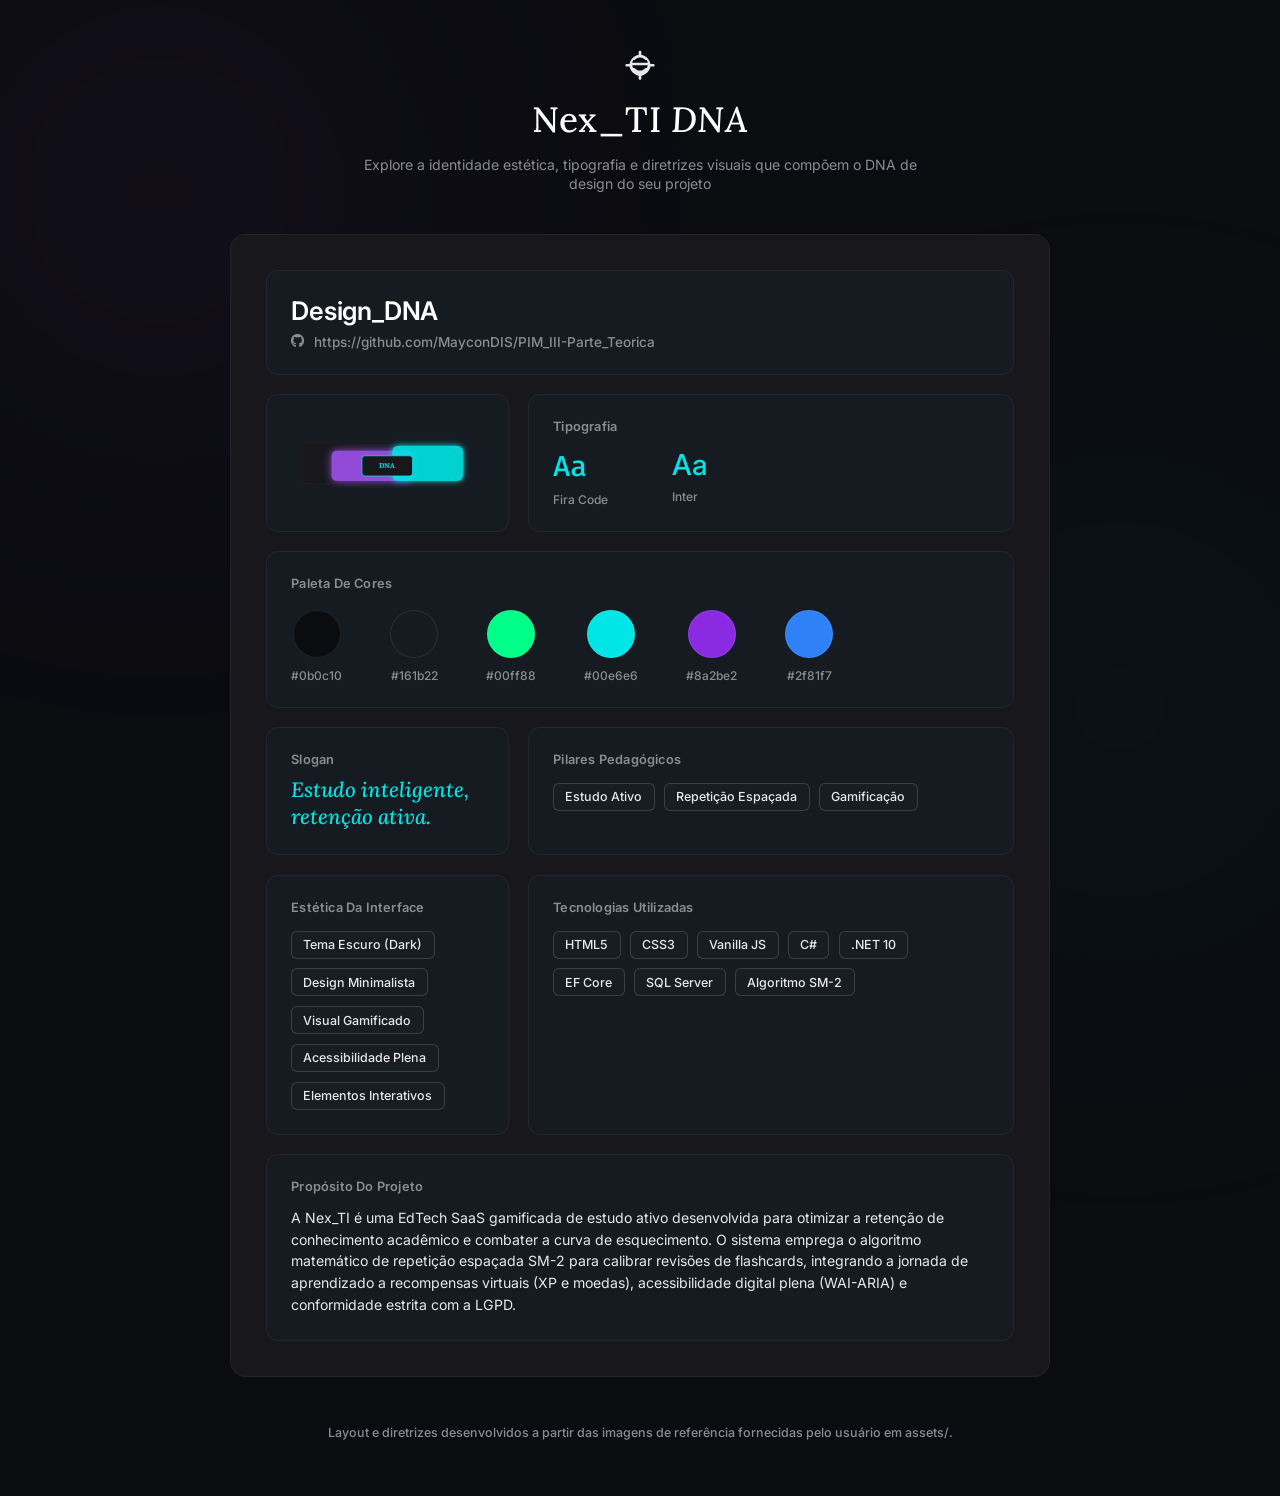
<file: design_DNA/design.html>
<!DOCTYPE html>
<html lang="pt-BR">
<head>
    <meta charset="UTF-8">
    <meta name="viewport" content="width=device-width, initial-scale=1.0">
    <title>Nex_TI - Design_DNA</title>
    <!-- Google Fonts -->
    <link rel="preconnect" href="https://fonts.googleapis.com">
    <link rel="preconnect" href="https://fonts.gstatic.com" crossorigin>
    <link href="https://fonts.googleapis.com/css2?family=Fira+Code:wght@400;600&family=Inter:wght@300;400;500;600;700&family=Lora:ital,wght@0,500;0,600;1,500;1,600&display=swap" rel="stylesheet">
    <!-- FontAwesome para os ícones -->
    <link rel="stylesheet" href="https://cdnjs.cloudflare.com/ajax/libs/font-awesome/6.4.0/css/all.min.css">
    <link rel="stylesheet" href="style.css">
    <link rel="icon" type="image/svg+xml" href="[data-uri]">
</head>
<body>
    <!-- Focos de luz radiais no fundo (Glows) -->
    <div class="radial-glow glow-left"></div>
    <div class="radial-glow glow-right"></div>
    <div class="main-wrapper">
        <!-- Cabeçalho Principal -->
        <header class="dna-header">
            <div class="dna-icon-container">
                <!-- Ícone de hélice de DNA estilizado -->
                <svg class="dna-svg" viewBox="0 0 24 24" fill="currentColor">
                    <path d="M12 2C11.45 2 11 2.45 11 3V5.07C9.28 5.4 7.74 6.27 6.54 7.46C5.35 8.66 4.47 10.21 4.14 11.93H2C1.45 11.93 1 12.38 1 12.93C1 13.48 1.45 13.93 2 13.93H4.14C4.47 15.65 5.35 17.2 6.54 18.4C7.74 19.59 9.28 20.46 11 20.79V22.86C11 23.41 11.45 23.86 12 23.86C12.55 23.86 13 23.41 13 22.86V20.79C14.72 20.46 16.26 19.59 17.46 18.4C18.65 17.2 19.53 15.65 19.86 13.93H22C22.55 13.93 23 13.48 23 12.93C23 12.38 22.55 11.93 22 11.93H19.86C19.53 10.21 18.65 8.66 17.46 7.46C16.26 6.27 14.72 5.4 13 5.07V3C13 2.45 12.55 2 12 2M12 7.07C13.62 7.07 15.08 7.82 16.03 9.07H7.97C8.92 7.82 10.38 7.07 12 7.07M6.17 11.07C6.31 10.36 6.57 9.68 6.95 9.07H17.05C17.43 9.68 17.69 10.36 17.83 11.07H6.17M6.17 12.93H17.83C17.69 13.64 17.43 14.32 17.05 14.93H6.95C6.57 14.32 6.31 13.64 6.17 12.93M12 16.93C10.38 16.93 8.92 16.18 7.97 14.93H16.03C15.08 16.18 13.62 16.93 12 16.93Z"/>
                </svg>
            </div>
            <h1 class="dna-title">Nex_TI <span class="italic-serif">DNA</span></h1>
            <p class="dna-subtitle">Explore a identidade estética, tipografia e diretrizes visuais que compõem o DNA de design do seu projeto</p>
        </header>

        <!-- Container do Painel -->
        <section class="panel-container">
            <!-- Painel Interno dos Conteúdos -->
            <div class="panel-body">
                <div class="panel-content">
                    <!-- Brand Header Card -->
                    <div class="dna-card brand-header-card">
                        <h2 class="brand-title">Design_DNA</h2>
                        <div class="brand-url-container">
                            <i class="fa-brands fa-github link-icon"></i>
                            <a href="https://github.com/MayconDIS/PIM_III-Parte_Teorica" target="_blank" rel="noopener" class="brand-link-url">https://github.com/MayconDIS/PIM_III-Parte_Teorica</a>
                        </div>
                    </div>

                    <!-- Row 2: Add Logo + Fonts -->
                    <div class="card-row">
                        <!-- Add Logo Card -->
                        <div class="dna-card logo-card">
                            <svg xmlns="http://www.w3.org/2000/svg" viewBox="0 0 400 120" class="logo-image">
                                <defs>
                                    <filter id="glow-cyan" x="-20%" y="-20%" width="140%" height="140%">
                                        <feGaussianBlur stdDeviation="6" result="blur" />
                                        <feMerge><feMergeNode in="blur" /><feMergeNode in="SourceGraphic" /></feMerge>
                                    </filter>
                                    <filter id="glow-purple" x="-20%" y="-20%" width="140%" height="140%">
                                        <feGaussianBlur stdDeviation="8" result="blur" />
                                        <feMerge><feMergeNode in="blur" /><feMergeNode in="SourceGraphic" /></feMerge>
                                    </filter>
                                </defs>
                                <rect x="30" y="20" width="120" height="80" rx="8" fill="#18181c" stroke="rgba(255, 255, 255, 0.05)" stroke-width="1" />
                                <rect x="90" y="35" width="160" height="60" rx="10" fill="#a855f7" opacity="0.85" filter="url(#glow-purple)" />
                                <rect x="210" y="25" width="140" height="70" rx="12" fill="#00e6e6" opacity="0.9" filter="url(#glow-cyan)" />
                                <rect x="150" y="45" width="100" height="40" rx="6" fill="#18181c" stroke="#00e6e6" stroke-width="1.5" />
                                <text x="200" y="70" font-family="'Lora', serif" font-size="14" fill="#00e6e6" font-weight="bold" text-anchor="middle" letter-spacing="1">DNA</text>
                            </svg>
                        </div>

                        <!-- Fonts Card -->
                        <div class="dna-card fonts-card">
                            <h3 class="card-label">Tipografia</h3>
                            <div class="fonts-preview-container">
                                <a href="https://fonts.google.com/specimen/Fira+Code" target="_blank" rel="noopener" class="dna-link font-preview-item" title="Ver no Google Fonts">
                                    <span class="font-huge-char font-fira">Aa</span>
                                    <span class="font-name-sub">Fira Code</span>
                                </a>
                                <a href="https://fonts.google.com/specimen/Inter" target="_blank" rel="noopener" class="dna-link font-preview-item" title="Ver no Google Fonts">
                                    <span class="font-huge-char font-inter">Aa</span>
                                    <span class="font-name-sub">Inter</span>
                                </a>
                            </div>
                        </div>
                    </div>
 
                    <!-- Row 3: Colors -->
                    <div class="dna-card colors-card">
                        <h3 class="card-label">Paleta de Cores</h3>
                        <div class="colors-list">
                            <a href="https://coolors.co/0b0c10" target="_blank" rel="noopener" class="dna-link color-item" title="Ver cor no Coolors">
                                <div class="color-circle c-0b0c10"></div>
                                <span class="color-hex-text">#0b0c10</span>
                            </a>
                            <a href="https://coolors.co/161b22" target="_blank" rel="noopener" class="dna-link color-item" title="Ver cor no Coolors">
                                <div class="color-circle c-161b22"></div>
                                <span class="color-hex-text">#161b22</span>
                            </a>
                            <a href="https://coolors.co/00ff88" target="_blank" rel="noopener" class="dna-link color-item" title="Ver cor no Coolors">
                                <div class="color-circle c-00ff88"></div>
                                <span class="color-hex-text">#00ff88</span>
                            </a>
                            <a href="https://coolors.co/00e6e6" target="_blank" rel="noopener" class="dna-link color-item" title="Ver cor no Coolors">
                                <div class="color-circle c-00e6e6"></div>
                                <span class="color-hex-text">#00e6e6</span>
                            </a>
                            <a href="https://coolors.co/8a2be2" target="_blank" rel="noopener" class="dna-link color-item" title="Ver cor no Coolors">
                                <div class="color-circle c-8a2be2"></div>
                                <span class="color-hex-text">#8a2be2</span>
                            </a>
                            <a href="https://coolors.co/2f81f7" target="_blank" rel="noopener" class="dna-link color-item" title="Ver cor no Coolors">
                                <div class="color-circle c-2f81f7"></div>
                                <span class="color-hex-text">#2f81f7</span>
                            </a>
                        </div>
                    </div>

                    <!-- Row 4: Tagline + Brand Values -->
                    <div class="card-row">
                        <!-- Tagline -->
                        <div class="dna-card tagline-card">
                            <h3 class="card-label">Slogan</h3>
                            <p class="tagline-text">Estudo inteligente, retenção ativa.</p>
                        </div>

                        <!-- Brand Values -->
                        <div class="dna-card values-card">
                            <h3 class="card-label">Pilares Pedagógicos</h3>
                            <div class="badge-container">
                                <span class="outline-badge">Estudo Ativo</span>
                                <span class="outline-badge">Repetição Espaçada</span>
                                <span class="outline-badge">Gamificação</span>
                            </div>
                        </div>
                    </div>

                    <!-- Row 5: Brand Aesthetic + Brand Tone of Voice -->
                    <div class="card-row">
                        <!-- Brand Aesthetic -->
                        <div class="dna-card aesthetic-card">
                            <h3 class="card-label">Estética da Interface</h3>
                            <div class="badge-container">
                                <span class="outline-badge">Tema Escuro (Dark)</span>
                                <span class="outline-badge">Design Minimalista</span>
                                <span class="outline-badge">Visual Gamificado</span>
                                <span class="outline-badge">Acessibilidade Plena</span>
                                <span class="outline-badge">Elementos Interativos</span>
                            </div>
                        </div>

                        <!-- Tecnologias Utilizadas -->
                        <div class="dna-card tone-card">
                            <h3 class="card-label">Tecnologias Utilizadas</h3>
                            <div class="badge-container">
                                <span class="outline-badge">HTML5</span>
                                <span class="outline-badge">CSS3</span>
                                <span class="outline-badge">Vanilla JS</span>
                                <span class="outline-badge">C#</span>
                                <span class="outline-badge">.NET 10</span>
                                <span class="outline-badge">EF Core</span>
                                <span class="outline-badge">SQL Server</span>
                                <span class="outline-badge">Algoritmo SM-2</span>
                            </div>
                        </div>
                    </div>

                    <!-- Row 6: Business Overview -->
                    <div class="dna-card overview-card">
                        <h3 class="card-label">Propósito do Projeto</h3>
                        <p class="overview-text">A Nex_TI é uma EdTech SaaS gamificada de estudo ativo desenvolvida para otimizar a retenção de conhecimento acadêmico e combater a curva de esquecimento. O sistema emprega o algoritmo matemático de repetição espaçada SM-2 para calibrar revisões de flashcards, integrando a jornada de aprendizado a recompensas virtuais (XP e moedas), acessibilidade digital plena (WAI-ARIA) e conformidade estrita com a LGPD.</p>
                    </div>
                </div>
            </div>
        </section>

        <!-- Rodapé do Projeto -->
        <footer class="project-footer">
            <p>Layout e diretrizes desenvolvidos a partir das imagens de referência fornecidas pelo usuário em assets/.</p>
        </footer>
    </div>
</body>
</html>
</file>
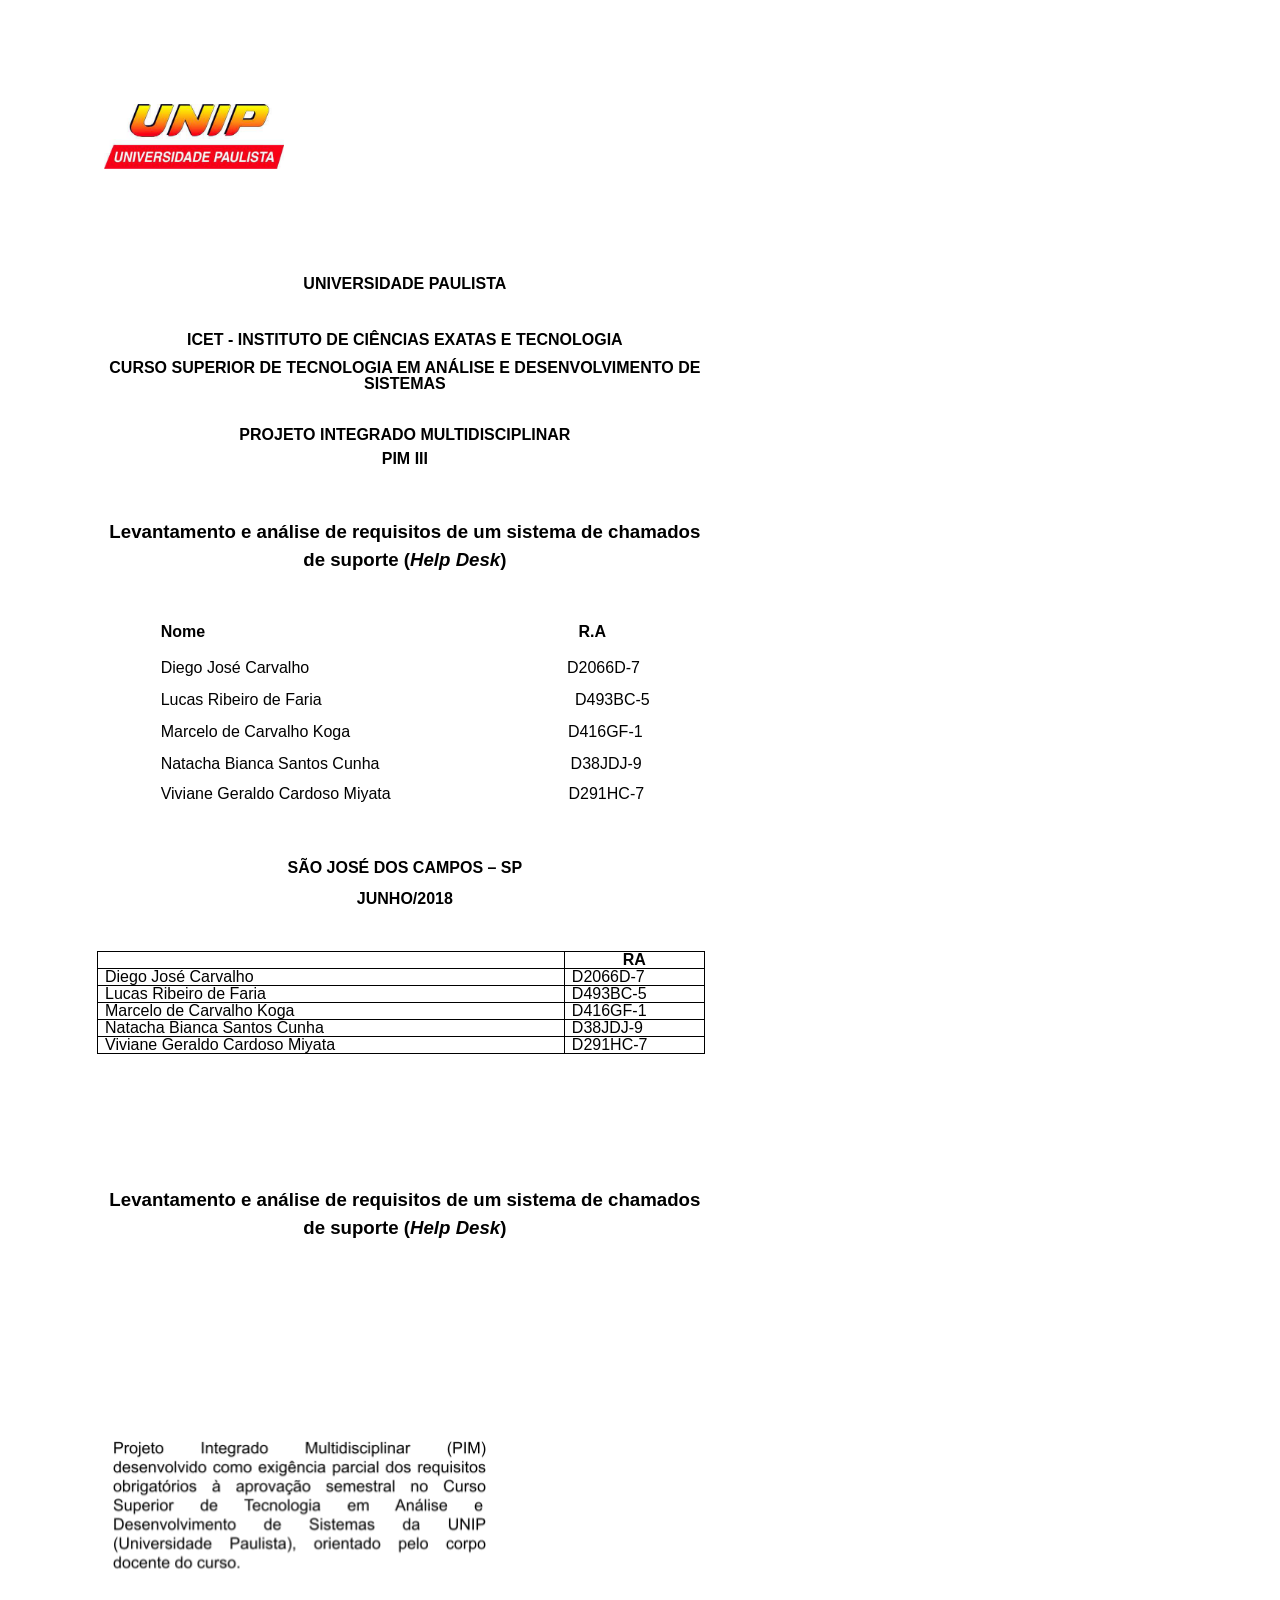
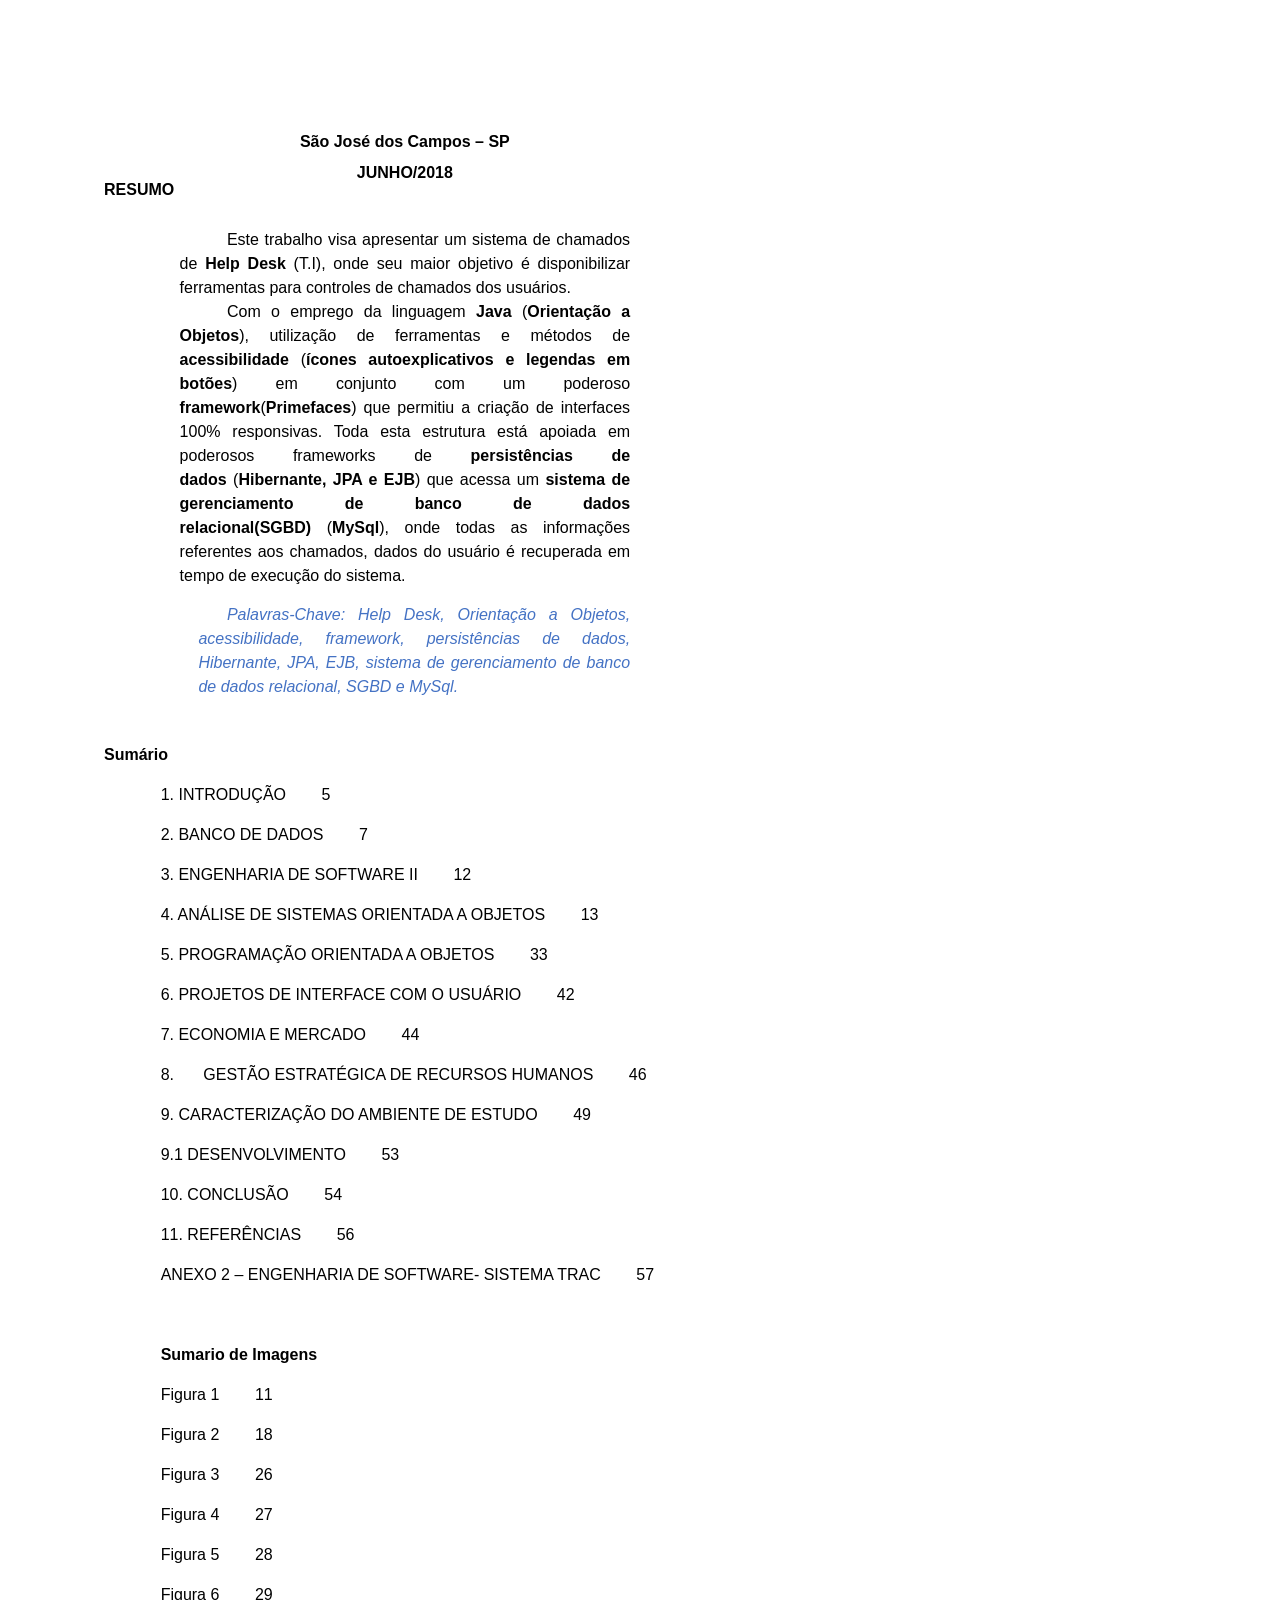
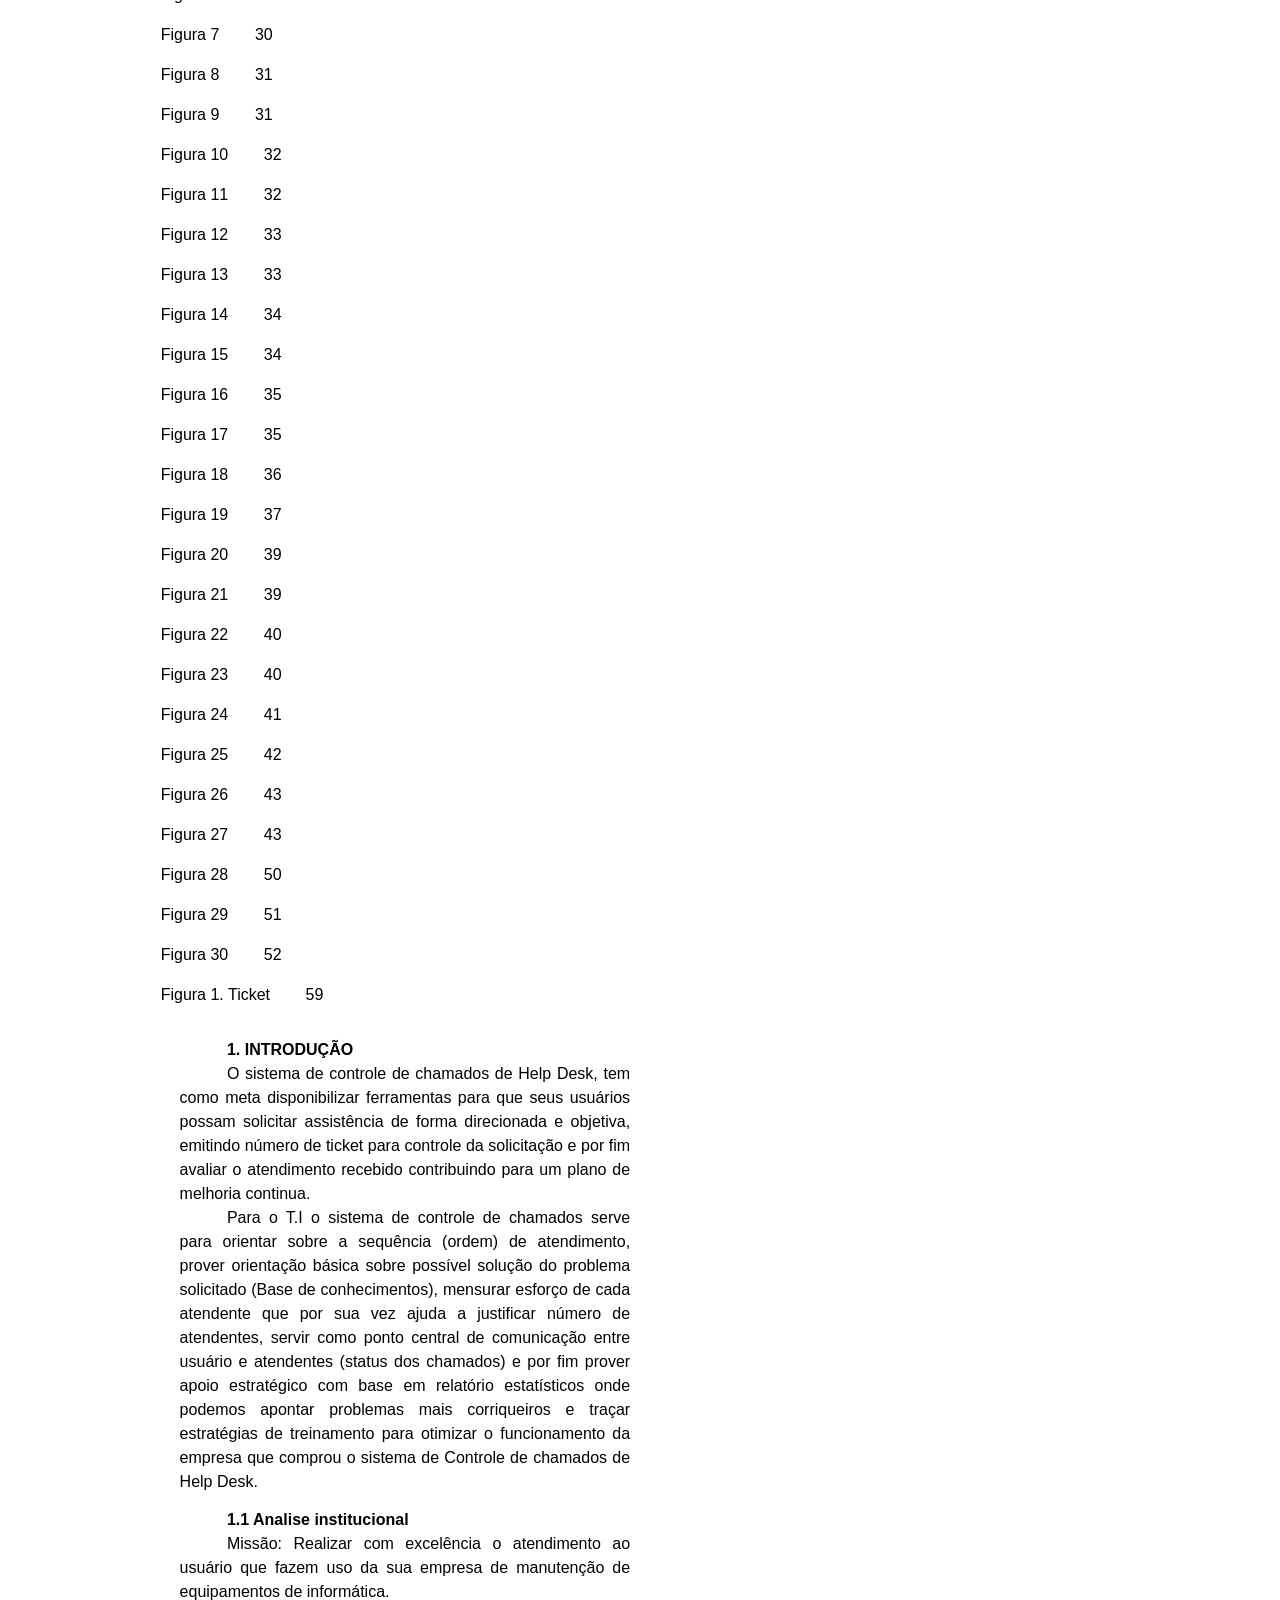
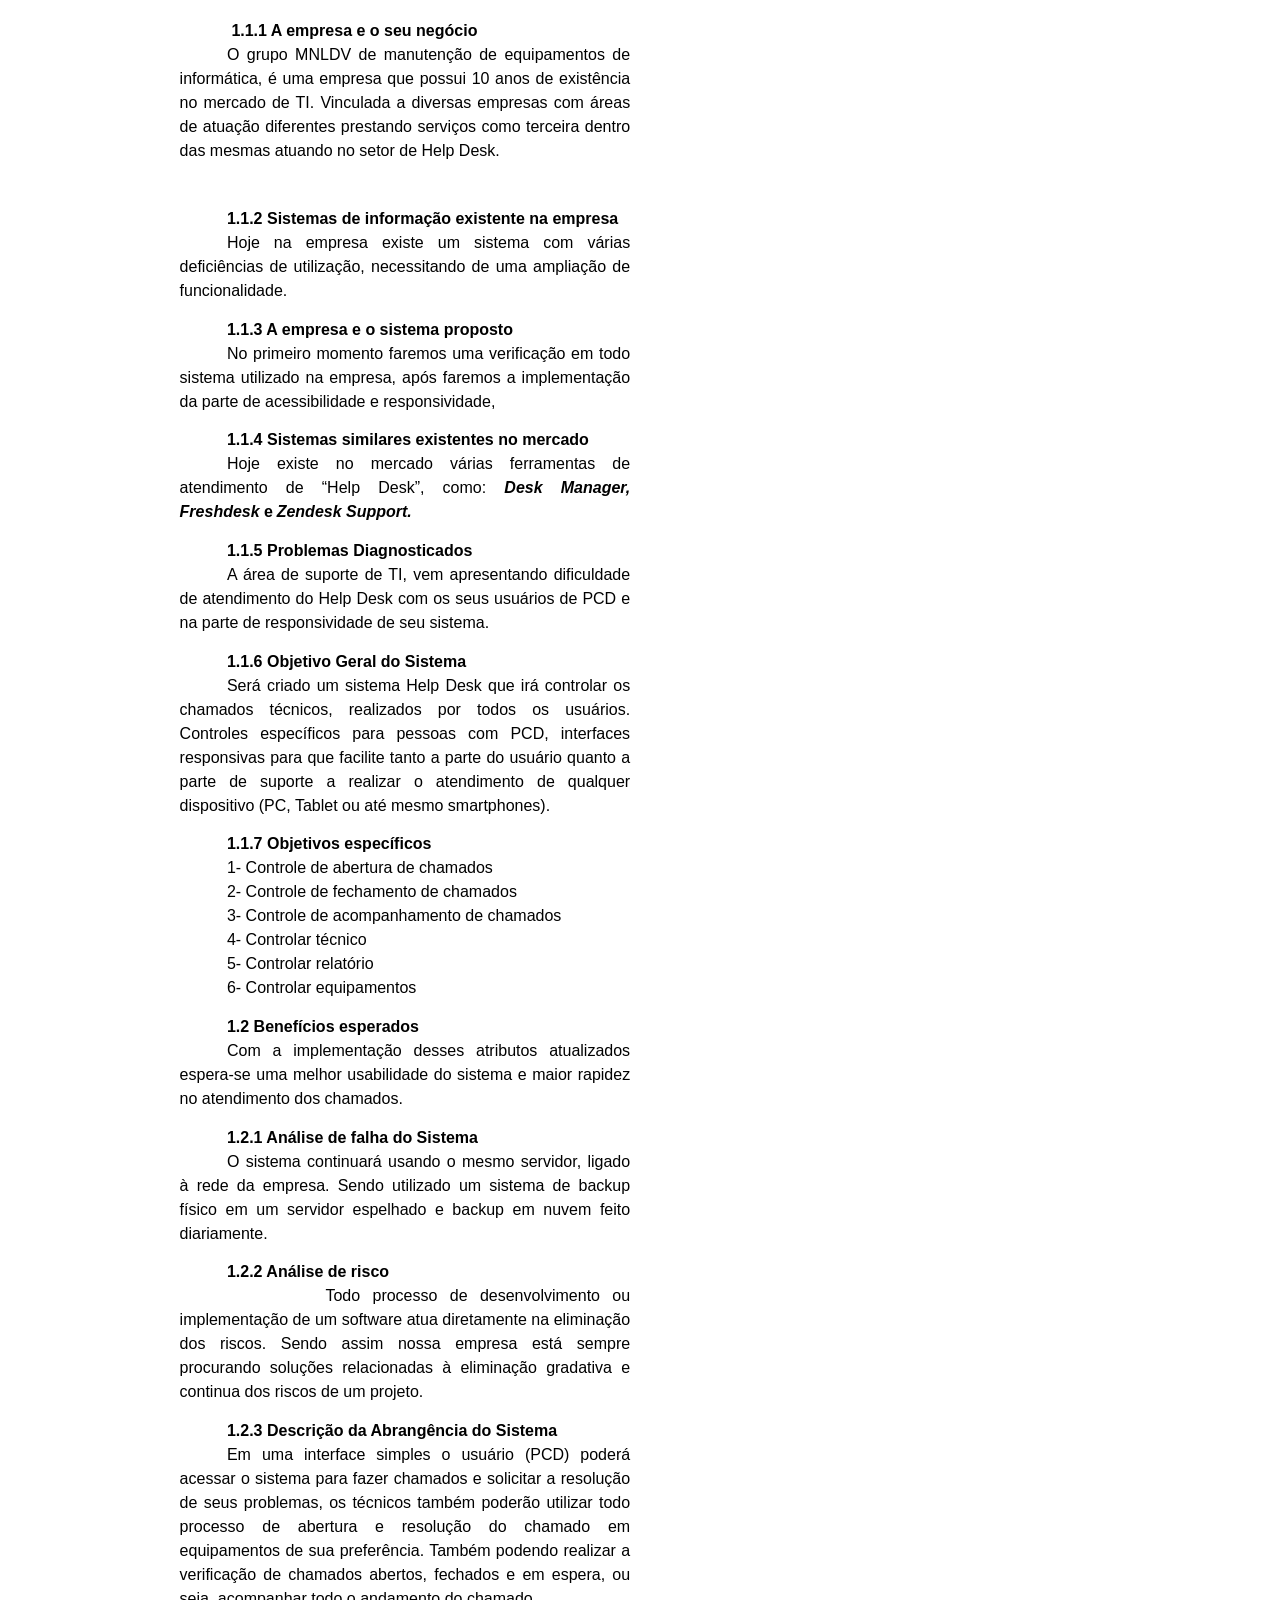
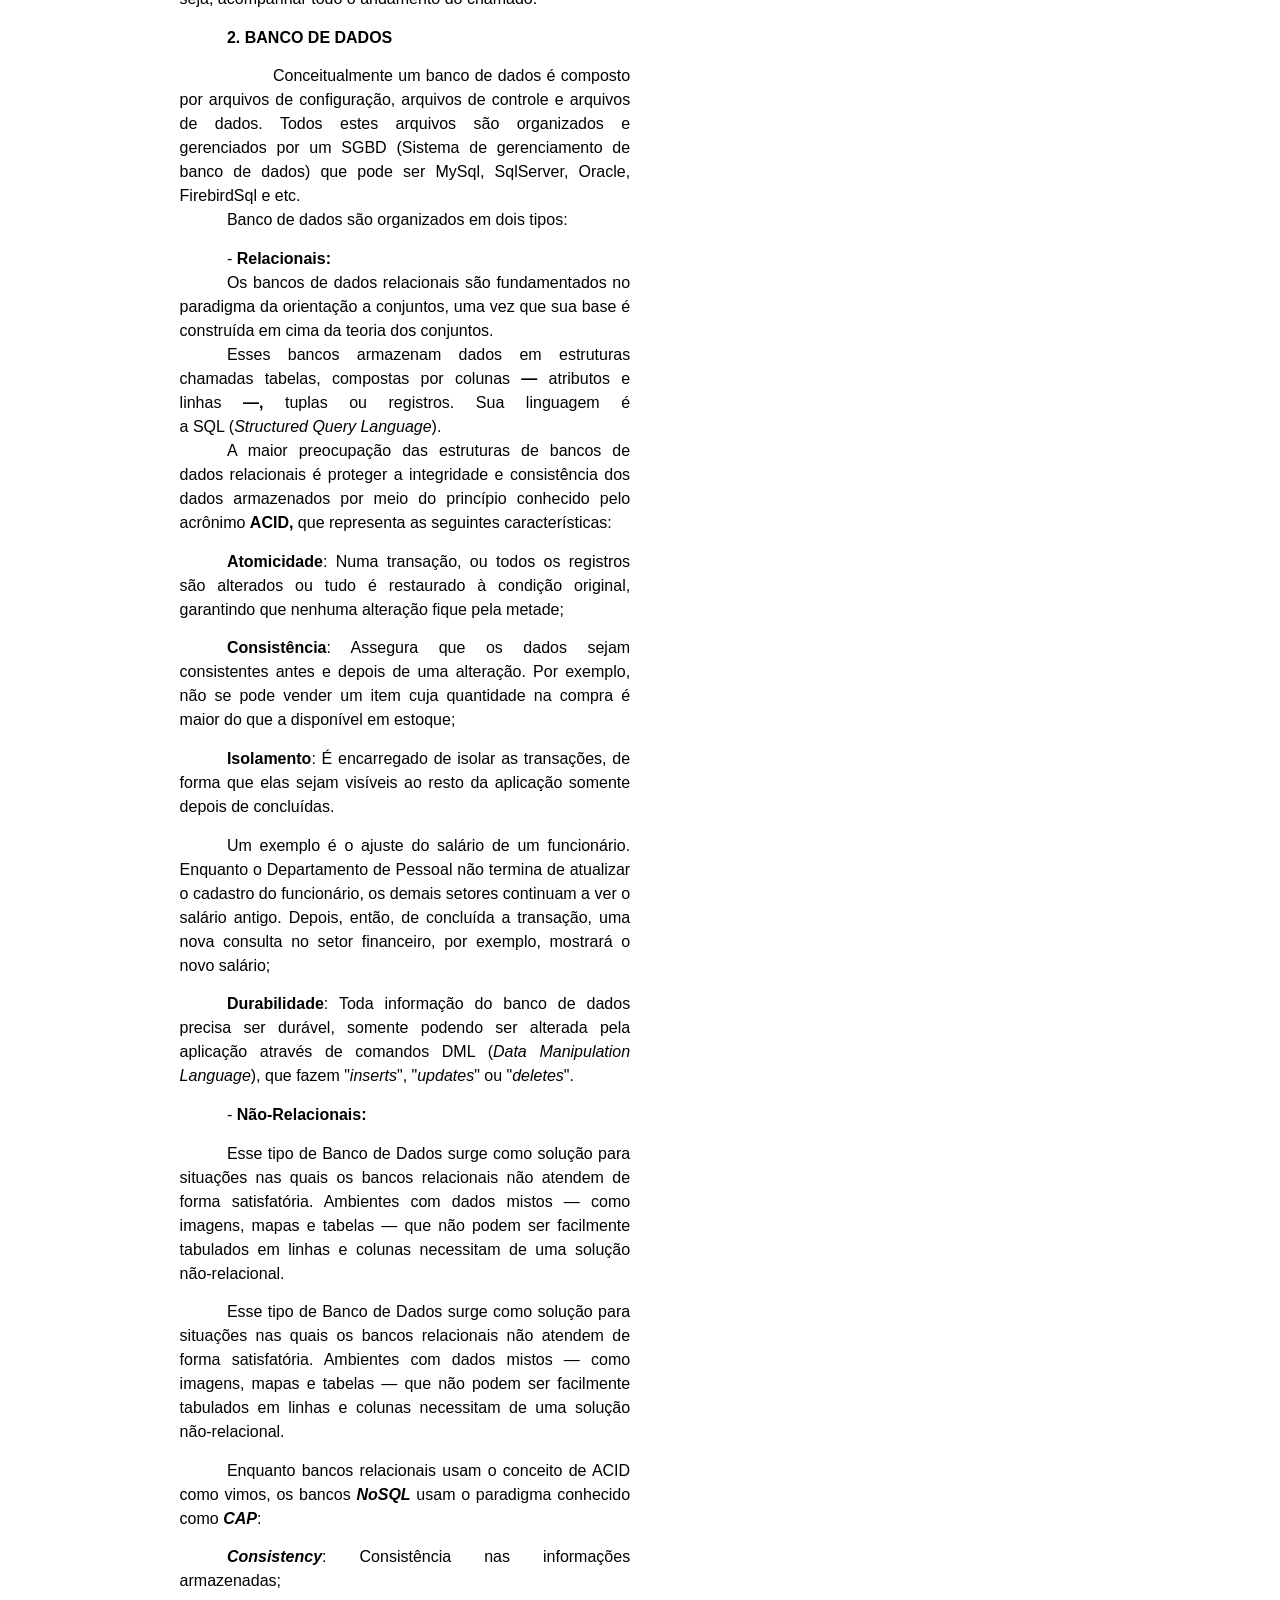
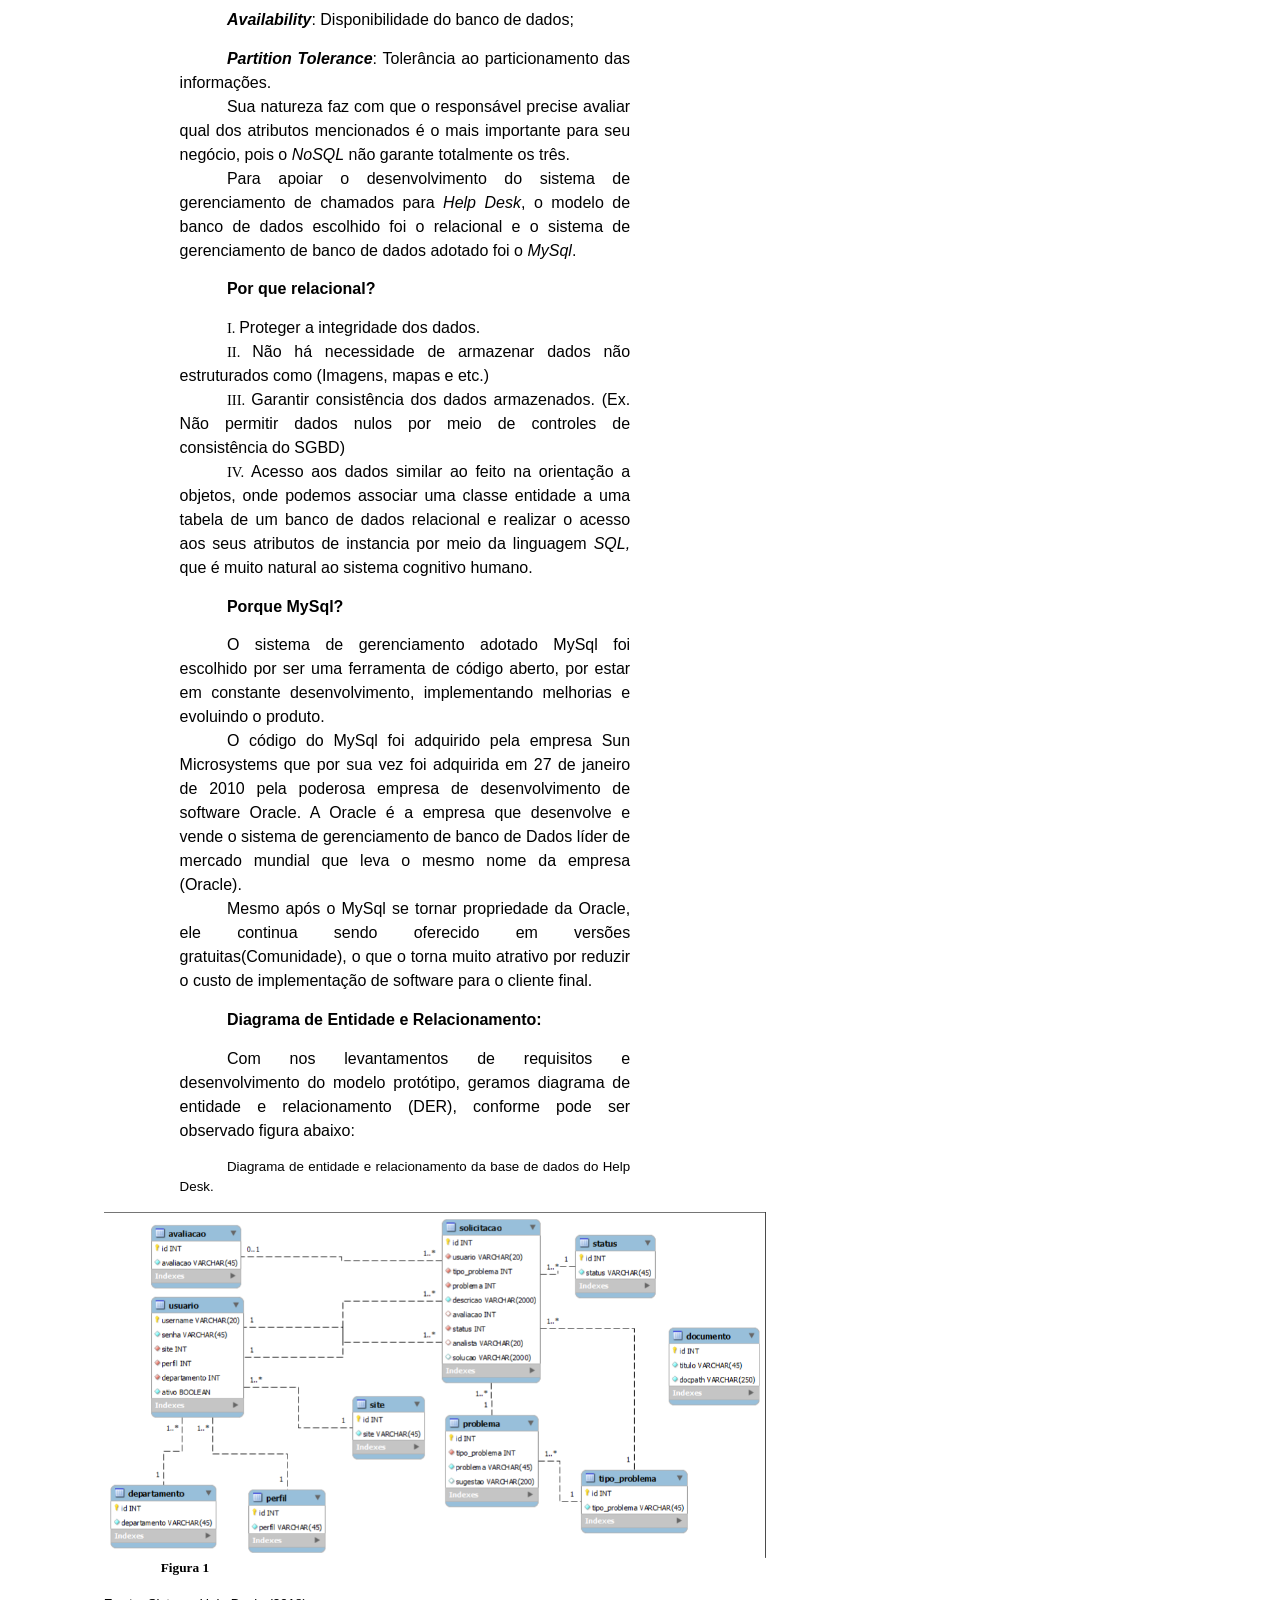
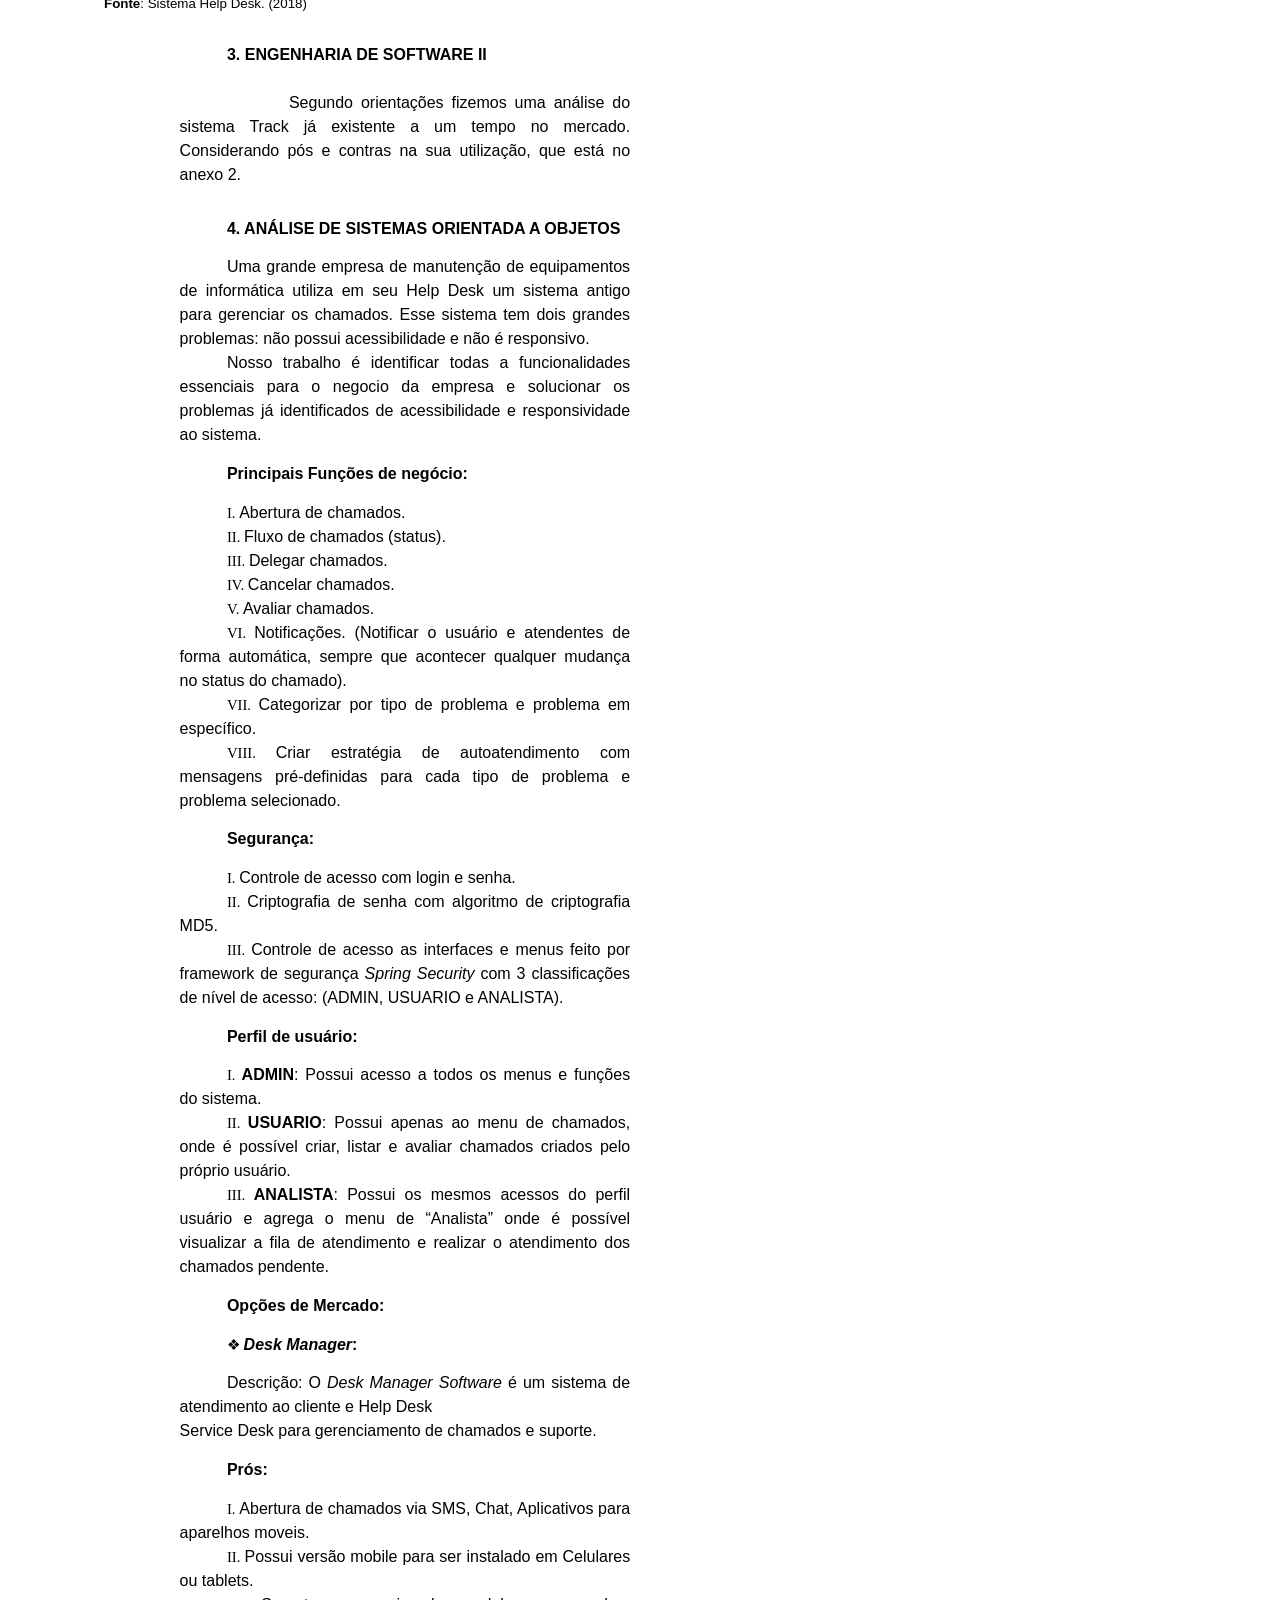
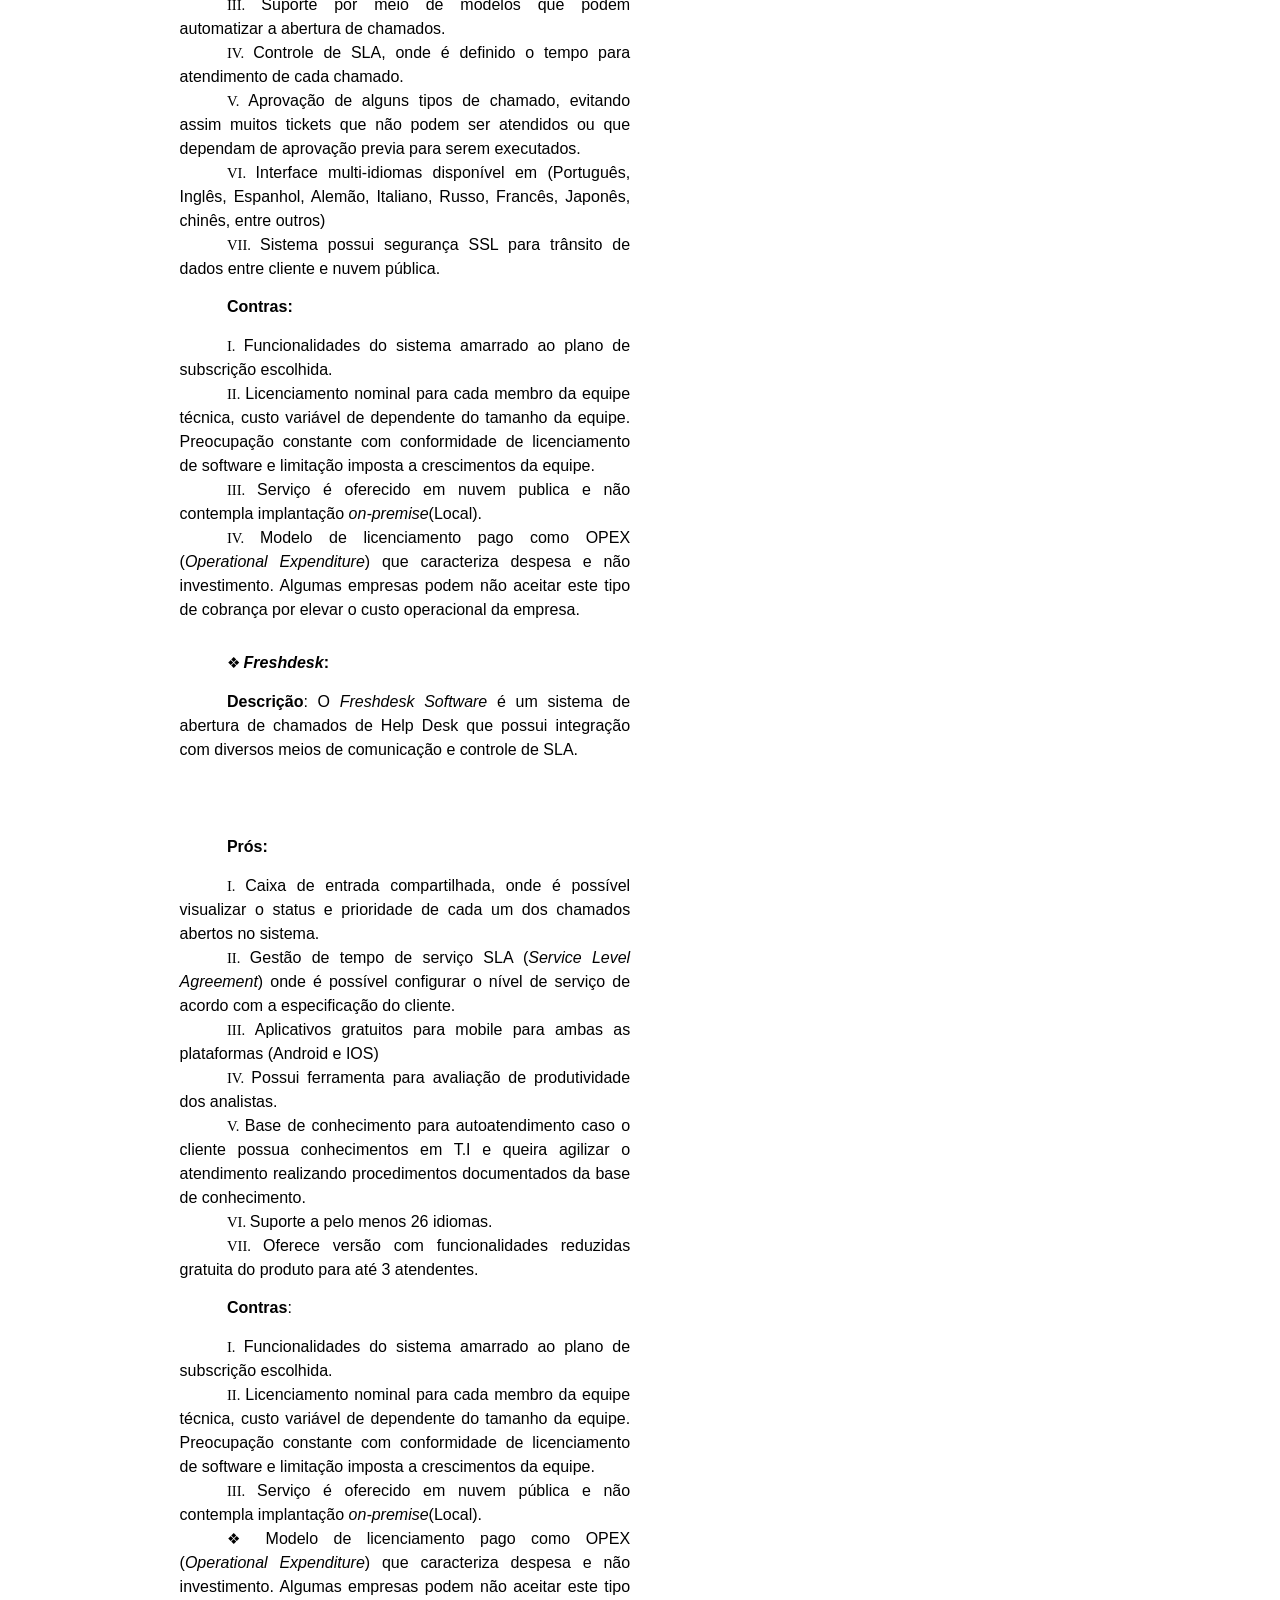
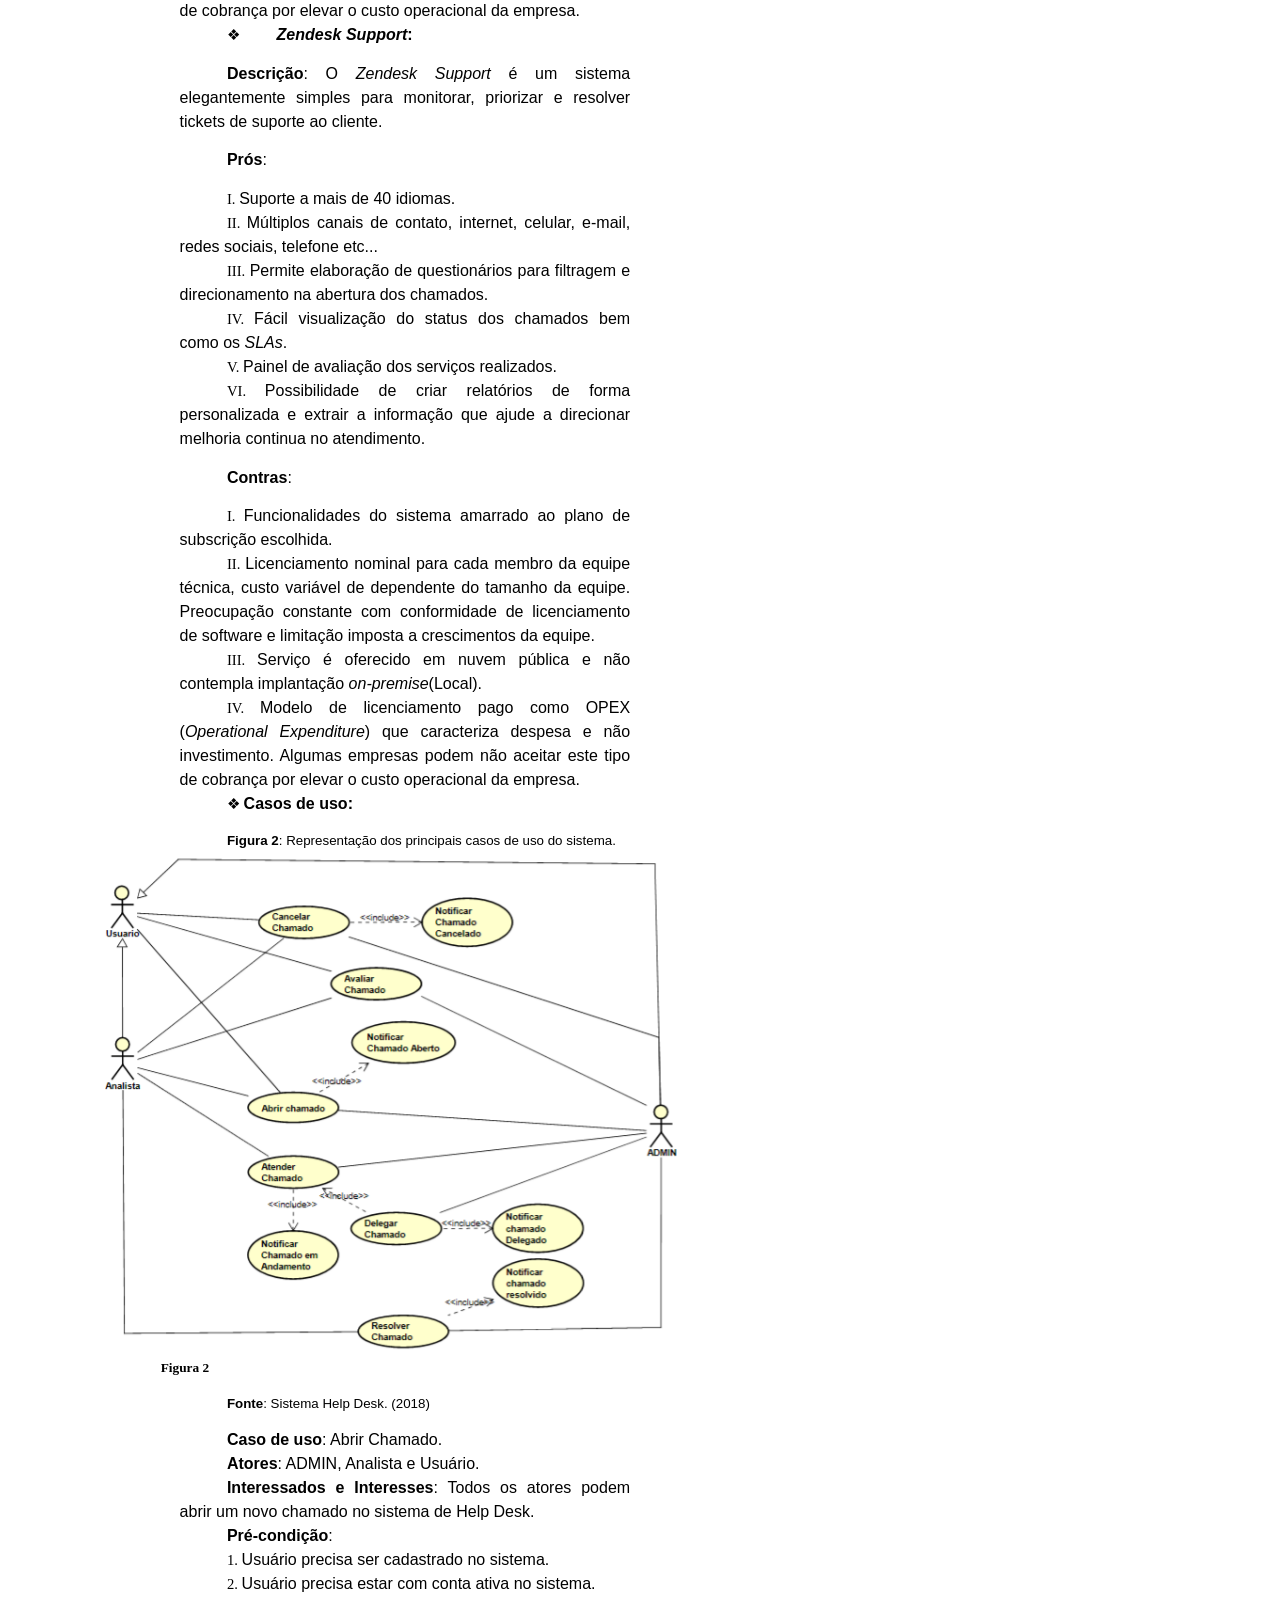
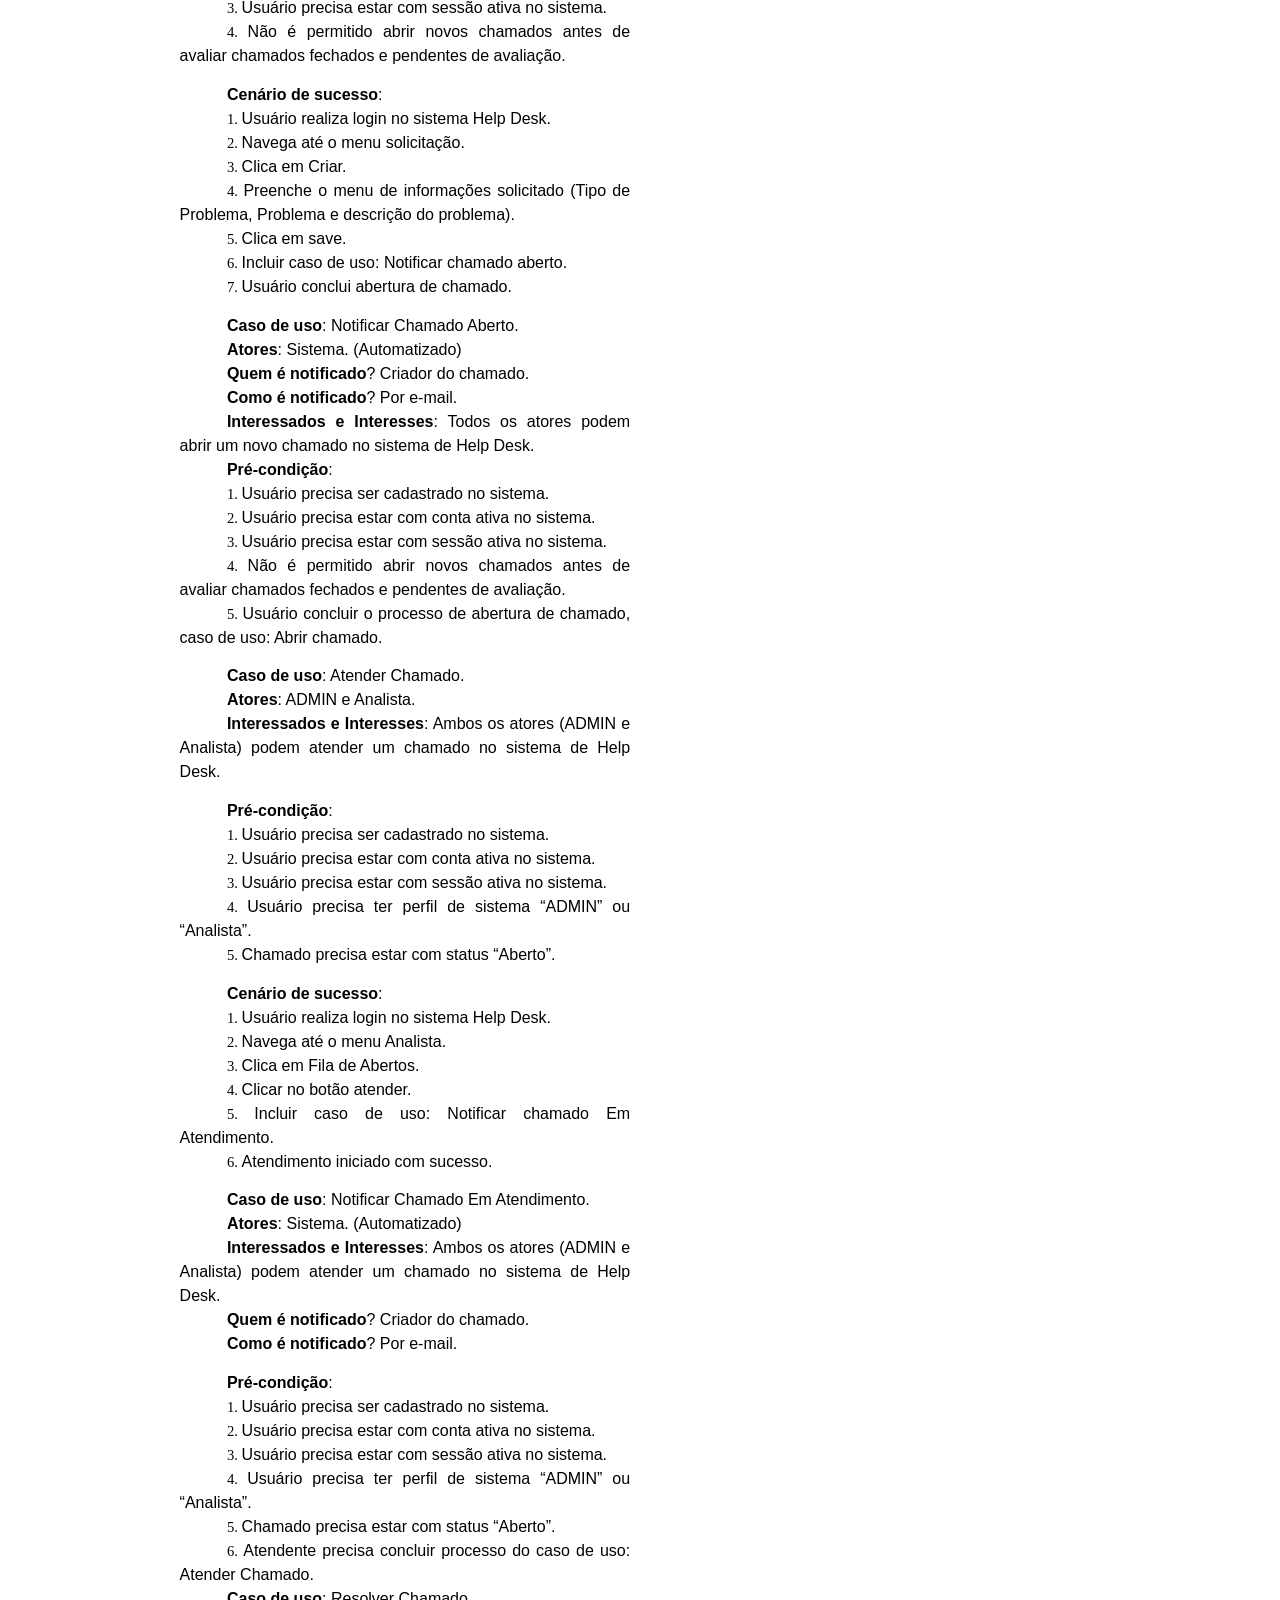
<file: examples/EXEMPLO - PIM III_2018(ADS)_Helpdesk_v4_VIVI_EAD.doc/EXEMPLOPIMIII_2018_ADS_Helpdesk_v4_VIVI_EAD..html>
<html><head><meta content="text/html; charset=UTF-8" http-equiv="content-type"><style type="text/css">.lst-kix_list_33-5>li{counter-increment:lst-ctn-kix_list_33-5}ol.lst-kix_list_7-0{list-style-type:none}.lst-kix_list_2-1>li{counter-increment:lst-ctn-kix_list_2-1}ol.lst-kix_list_38-6{list-style-type:none}ol.lst-kix_list_38-5{list-style-type:none}ol.lst-kix_list_38-8{list-style-type:none}.lst-kix_list_21-8>li{counter-increment:lst-ctn-kix_list_21-8}ol.lst-kix_list_33-5.start{counter-reset:lst-ctn-kix_list_33-5 0}ol.lst-kix_list_9-0.start{counter-reset:lst-ctn-kix_list_9-0 0}ol.lst-kix_list_38-7{list-style-type:none}ol.lst-kix_list_38-2{list-style-type:none}ol.lst-kix_list_38-1{list-style-type:none}ol.lst-kix_list_38-4{list-style-type:none}ol.lst-kix_list_30-0.start{counter-reset:lst-ctn-kix_list_30-0 0}ol.lst-kix_list_38-3{list-style-type:none}ol.lst-kix_list_38-0{list-style-type:none}ol.lst-kix_list_13-4.start{counter-reset:lst-ctn-kix_list_13-4 0}.lst-kix_list_30-6>li{counter-increment:lst-ctn-kix_list_30-6}.lst-kix_list_42-8>li:before{content:"\0025aa   "}.lst-kix_list_13-0>li{counter-increment:lst-ctn-kix_list_13-0}ol.lst-kix_list_20-2.start{counter-reset:lst-ctn-kix_list_20-2 0}.lst-kix_list_5-0>li{counter-increment:lst-ctn-kix_list_5-0}ol.lst-kix_list_2-3.start{counter-reset:lst-ctn-kix_list_2-3 0}ol.lst-kix_list_7-5{list-style-type:none}ol.lst-kix_list_7-6{list-style-type:none}ol.lst-kix_list_7-7{list-style-type:none}ol.lst-kix_list_7-8{list-style-type:none}ol.lst-kix_list_7-1{list-style-type:none}ol.lst-kix_list_7-2{list-style-type:none}ol.lst-kix_list_7-3{list-style-type:none}ol.lst-kix_list_7-4{list-style-type:none}.lst-kix_list_42-0>li:before{content:"\0025cf   "}.lst-kix_list_42-1>li:before{content:"o  "}ol.lst-kix_list_23-2.start{counter-reset:lst-ctn-kix_list_23-2 0}.lst-kix_list_42-2>li:before{content:"\0025aa   "}ol.lst-kix_list_5-3.start{counter-reset:lst-ctn-kix_list_5-3 0}.lst-kix_list_38-6>li{counter-increment:lst-ctn-kix_list_38-6}.lst-kix_list_4-3>li{counter-increment:lst-ctn-kix_list_4-3}.lst-kix_list_42-7>li:before{content:"\0025aa   "}ol.lst-kix_list_17-1.start{counter-reset:lst-ctn-kix_list_17-1 0}.lst-kix_list_35-7>li{counter-increment:lst-ctn-kix_list_35-7}.lst-kix_list_29-8>li{counter-increment:lst-ctn-kix_list_29-8}.lst-kix_list_42-6>li:before{content:"\0025aa   "}.lst-kix_list_24-7>li{counter-increment:lst-ctn-kix_list_24-7}ol.lst-kix_list_30-5.start{counter-reset:lst-ctn-kix_list_30-5 0}.lst-kix_list_42-4>li:before{content:"\0025aa   "}.lst-kix_list_42-5>li:before{content:"\0025aa   "}.lst-kix_list_18-8>li{counter-increment:lst-ctn-kix_list_18-8}ol.lst-kix_list_26-7.start{counter-reset:lst-ctn-kix_list_26-7 0}.lst-kix_list_42-3>li:before{content:"\0025aa   "}.lst-kix_list_7-2>li{counter-increment:lst-ctn-kix_list_7-2}ol.lst-kix_list_10-4.start{counter-reset:lst-ctn-kix_list_10-4 0}.lst-kix_list_32-8>li{counter-increment:lst-ctn-kix_list_32-8}ol.lst-kix_list_36-5.start{counter-reset:lst-ctn-kix_list_36-5 0}.lst-kix_list_24-7>li:before{content:"" counter(lst-ctn-kix_list_24-7,lower-latin) ". "}ol.lst-kix_list_16-5{list-style-type:none}.lst-kix_list_1-4>li{counter-increment:lst-ctn-kix_list_1-4}ol.lst-kix_list_16-6{list-style-type:none}.lst-kix_list_24-8>li:before{content:"" counter(lst-ctn-kix_list_24-8,lower-roman) ". "}ol.lst-kix_list_16-7{list-style-type:none}ol.lst-kix_list_1-6.start{counter-reset:lst-ctn-kix_list_1-6 0}ol.lst-kix_list_16-8{list-style-type:none}ol.lst-kix_list_9-5.start{counter-reset:lst-ctn-kix_list_9-5 0}ol.lst-kix_list_16-1{list-style-type:none}ol.lst-kix_list_16-2{list-style-type:none}ol.lst-kix_list_16-3{list-style-type:none}ol.lst-kix_list_16-4{list-style-type:none}.lst-kix_list_24-2>li:before{content:"" counter(lst-ctn-kix_list_24-2,lower-roman) ". "}ol.lst-kix_list_16-0{list-style-type:none}ol.lst-kix_list_20-7.start{counter-reset:lst-ctn-kix_list_20-7 0}.lst-kix_list_24-3>li:before{content:"" counter(lst-ctn-kix_list_24-3,decimal) ". "}.lst-kix_list_24-4>li:before{content:"" counter(lst-ctn-kix_list_24-4,lower-latin) ". "}ol.lst-kix_list_34-2.start{counter-reset:lst-ctn-kix_list_34-2 0}.lst-kix_list_9-4>li{counter-increment:lst-ctn-kix_list_9-4}.lst-kix_list_24-5>li:before{content:"" counter(lst-ctn-kix_list_24-5,lower-roman) ". "}.lst-kix_list_24-6>li:before{content:"" counter(lst-ctn-kix_list_24-6,decimal) ". "}ol.lst-kix_list_16-4.start{counter-reset:lst-ctn-kix_list_16-4 0}ol.lst-kix_list_14-1.start{counter-reset:lst-ctn-kix_list_14-1 0}.lst-kix_list_23-6>li:before{content:"" counter(lst-ctn-kix_list_23-6,decimal) ". "}.lst-kix_list_6-5>li{counter-increment:lst-ctn-kix_list_6-5}ol.lst-kix_list_27-6{list-style-type:none}ol.lst-kix_list_27-5{list-style-type:none}ol.lst-kix_list_27-8{list-style-type:none}.lst-kix_list_23-3>li:before{content:"" counter(lst-ctn-kix_list_23-3,decimal) ". "}.lst-kix_list_23-7>li:before{content:"" counter(lst-ctn-kix_list_23-7,lower-latin) ". "}ol.lst-kix_list_27-7{list-style-type:none}ol.lst-kix_list_27-2{list-style-type:none}.lst-kix_list_23-2>li:before{content:"" counter(lst-ctn-kix_list_23-2,lower-roman) ". "}ol.lst-kix_list_27-1{list-style-type:none}ol.lst-kix_list_23-7.start{counter-reset:lst-ctn-kix_list_23-7 0}ol.lst-kix_list_27-4{list-style-type:none}ol.lst-kix_list_27-3{list-style-type:none}.lst-kix_list_23-0>li:before{content:"" counter(lst-ctn-kix_list_23-0,decimal) ". "}.lst-kix_list_23-8>li:before{content:"" counter(lst-ctn-kix_list_23-8,lower-roman) ". "}ol.lst-kix_list_27-0{list-style-type:none}.lst-kix_list_23-1>li:before{content:"" counter(lst-ctn-kix_list_23-1,lower-latin) ". "}.lst-kix_list_24-1>li:before{content:"" counter(lst-ctn-kix_list_24-1,lower-latin) ". "}.lst-kix_list_2-8>li{counter-increment:lst-ctn-kix_list_2-8}.lst-kix_list_24-0>li:before{content:"" counter(lst-ctn-kix_list_24-0,decimal) ". "}ol.lst-kix_list_26-2.start{counter-reset:lst-ctn-kix_list_26-2 0}.lst-kix_list_23-4>li:before{content:"" counter(lst-ctn-kix_list_23-4,lower-latin) ". "}.lst-kix_list_23-5>li:before{content:"" counter(lst-ctn-kix_list_23-5,lower-roman) ". "}ol.lst-kix_list_31-2.start{counter-reset:lst-ctn-kix_list_31-2 0}.lst-kix_list_22-2>li:before{content:"" counter(lst-ctn-kix_list_22-2,lower-roman) ". "}.lst-kix_list_22-6>li:before{content:"" counter(lst-ctn-kix_list_22-6,decimal) ". "}ol.lst-kix_list_36-0.start{counter-reset:lst-ctn-kix_list_36-0 0}.lst-kix_list_22-0>li:before{content:"" counter(lst-ctn-kix_list_22-0,decimal) ". "}.lst-kix_list_22-8>li:before{content:"" counter(lst-ctn-kix_list_22-8,lower-roman) ". "}ol.lst-kix_list_4-6.start{counter-reset:lst-ctn-kix_list_4-6 0}ol.lst-kix_list_9-7{list-style-type:none}ol.lst-kix_list_9-8{list-style-type:none}ol.lst-kix_list_22-5.start{counter-reset:lst-ctn-kix_list_22-5 0}ol.lst-kix_list_39-5.start{counter-reset:lst-ctn-kix_list_39-5 0}ol.lst-kix_list_9-3{list-style-type:none}ol.lst-kix_list_9-4{list-style-type:none}.lst-kix_list_5-7>li{counter-increment:lst-ctn-kix_list_5-7}ol.lst-kix_list_9-5{list-style-type:none}ol.lst-kix_list_34-7.start{counter-reset:lst-ctn-kix_list_34-7 0}ol.lst-kix_list_9-6{list-style-type:none}ol.lst-kix_list_9-0{list-style-type:none}ol.lst-kix_list_9-1{list-style-type:none}ol.lst-kix_list_9-2{list-style-type:none}.lst-kix_list_22-4>li:before{content:"" counter(lst-ctn-kix_list_22-4,lower-latin) ". "}ol.lst-kix_list_32-8.start{counter-reset:lst-ctn-kix_list_32-8 0}ol.lst-kix_list_25-5.start{counter-reset:lst-ctn-kix_list_25-5 0}.lst-kix_list_41-7>li:before{content:"o  "}ol.lst-kix_list_29-2.start{counter-reset:lst-ctn-kix_list_29-2 0}.lst-kix_list_25-5>li:before{content:"" counter(lst-ctn-kix_list_25-5,lower-roman) ". "}.lst-kix_list_25-7>li:before{content:"" counter(lst-ctn-kix_list_25-7,lower-latin) ". "}ol.lst-kix_list_1-1.start{counter-reset:lst-ctn-kix_list_1-1 0}ol.lst-kix_list_18-3.start{counter-reset:lst-ctn-kix_list_18-3 0}ol.lst-kix_list_24-4.start{counter-reset:lst-ctn-kix_list_24-4 0}ol.lst-kix_list_18-7{list-style-type:none}ol.lst-kix_list_18-8{list-style-type:none}ol.lst-kix_list_33-0.start{counter-reset:lst-ctn-kix_list_33-0 0}ol.lst-kix_list_18-3{list-style-type:none}ol.lst-kix_list_18-4{list-style-type:none}.lst-kix_list_6-4>li{counter-increment:lst-ctn-kix_list_6-4}.lst-kix_list_41-1>li:before{content:"o  "}ol.lst-kix_list_18-5{list-style-type:none}ol.lst-kix_list_18-6{list-style-type:none}.lst-kix_list_40-7>li:before{content:"o  "}ol.lst-kix_list_27-4.start{counter-reset:lst-ctn-kix_list_27-4 0}ol.lst-kix_list_18-0{list-style-type:none}ol.lst-kix_list_18-1{list-style-type:none}.lst-kix_list_9-3>li{counter-increment:lst-ctn-kix_list_9-3}ol.lst-kix_list_18-2{list-style-type:none}.lst-kix_list_40-5>li:before{content:"\0025aa   "}ol.lst-kix_list_15-2.start{counter-reset:lst-ctn-kix_list_15-2 0}.lst-kix_list_41-5>li:before{content:"\0025aa   "}ol.lst-kix_list_2-8.start{counter-reset:lst-ctn-kix_list_2-8 0}ol.lst-kix_list_7-6.start{counter-reset:lst-ctn-kix_list_7-6 0}.lst-kix_list_41-3>li:before{content:"\0025cf   "}ol.lst-kix_list_29-8{list-style-type:none}ol.lst-kix_list_29-7{list-style-type:none}ol.lst-kix_list_15-3.start{counter-reset:lst-ctn-kix_list_15-3 0}ol.lst-kix_list_29-4{list-style-type:none}ol.lst-kix_list_29-3{list-style-type:none}ol.lst-kix_list_29-6{list-style-type:none}ol.lst-kix_list_29-5{list-style-type:none}ol.lst-kix_list_29-0{list-style-type:none}ol.lst-kix_list_5-8.start{counter-reset:lst-ctn-kix_list_5-8 0}ol.lst-kix_list_29-2{list-style-type:none}ol.lst-kix_list_29-1{list-style-type:none}.lst-kix_list_1-3>li{counter-increment:lst-ctn-kix_list_1-3}.lst-kix_list_40-3>li:before{content:"\0025cf   "}ol.lst-kix_list_12-2.start{counter-reset:lst-ctn-kix_list_12-2 0}ol.lst-kix_list_6-0.start{counter-reset:lst-ctn-kix_list_6-0 0}.lst-kix_list_40-1>li:before{content:"o  "}.lst-kix_list_4-2>li{counter-increment:lst-ctn-kix_list_4-2}ol.lst-kix_list_38-3.start{counter-reset:lst-ctn-kix_list_38-3 0}.lst-kix_list_24-8>li{counter-increment:lst-ctn-kix_list_24-8}.lst-kix_list_5-1>li{counter-increment:lst-ctn-kix_list_5-1}ol.lst-kix_list_19-0.start{counter-reset:lst-ctn-kix_list_19-0 0}ol.lst-kix_list_21-3.start{counter-reset:lst-ctn-kix_list_21-3 0}ol.lst-kix_list_34-6{list-style-type:none}ol.lst-kix_list_34-5{list-style-type:none}ol.lst-kix_list_34-8{list-style-type:none}.lst-kix_list_7-1>li{counter-increment:lst-ctn-kix_list_7-1}ol.lst-kix_list_34-7{list-style-type:none}.lst-kix_list_38-5>li{counter-increment:lst-ctn-kix_list_38-5}ol.lst-kix_list_34-2{list-style-type:none}ol.lst-kix_list_34-1{list-style-type:none}ol.lst-kix_list_25-6.start{counter-reset:lst-ctn-kix_list_25-6 0}ol.lst-kix_list_34-4{list-style-type:none}ol.lst-kix_list_34-3{list-style-type:none}ol.lst-kix_list_34-0{list-style-type:none}ol.lst-kix_list_32-4.start{counter-reset:lst-ctn-kix_list_32-4 0}.lst-kix_list_21-8>li:before{content:"" counter(lst-ctn-kix_list_21-8,lower-roman) ". "}.lst-kix_list_26-5>li:before{content:"" counter(lst-ctn-kix_list_26-5,lower-roman) ". "}.lst-kix_list_16-0>li{counter-increment:lst-ctn-kix_list_16-0}.lst-kix_list_10-0>li{counter-increment:lst-ctn-kix_list_10-0}ol.lst-kix_list_18-2.start{counter-reset:lst-ctn-kix_list_18-2 0}.lst-kix_list_26-8>li:before{content:"" counter(lst-ctn-kix_list_26-8,lower-roman) ". "}.lst-kix_list_21-0>li:before{content:"" counter(lst-ctn-kix_list_21-0,decimal) ". "}.lst-kix_list_26-1>li:before{content:"" counter(lst-ctn-kix_list_26-1,lower-latin) ". "}.lst-kix_list_13-1>li{counter-increment:lst-ctn-kix_list_13-1}.lst-kix_list_21-1>li:before{content:"" counter(lst-ctn-kix_list_21-1,lower-latin) ". "}ol.lst-kix_list_15-8.start{counter-reset:lst-ctn-kix_list_15-8 0}.lst-kix_list_34-3>li{counter-increment:lst-ctn-kix_list_34-3}.lst-kix_list_26-4>li:before{content:"" counter(lst-ctn-kix_list_26-4,lower-latin) ". "}ol.lst-kix_list_36-1.start{counter-reset:lst-ctn-kix_list_36-1 0}.lst-kix_list_10-2>li{counter-increment:lst-ctn-kix_list_10-2}.lst-kix_list_21-5>li:before{content:"" counter(lst-ctn-kix_list_21-5,lower-roman) ". "}.lst-kix_list_21-4>li:before{content:"" counter(lst-ctn-kix_list_21-4,lower-latin) ". "}.lst-kix_list_26-0>li:before{content:"" counter(lst-ctn-kix_list_26-0,decimal) ". "}.lst-kix_list_31-4>li{counter-increment:lst-ctn-kix_list_31-4}ol.lst-kix_list_7-2.start{counter-reset:lst-ctn-kix_list_7-2 0}.lst-kix_list_31-2>li{counter-increment:lst-ctn-kix_list_31-2}ol.lst-kix_list_38-8.start{counter-reset:lst-ctn-kix_list_38-8 0}ol.lst-kix_list_19-5.start{counter-reset:lst-ctn-kix_list_19-5 0}ol.lst-kix_list_12-5{list-style-type:none}ol.lst-kix_list_12-6{list-style-type:none}ol.lst-kix_list_12-7{list-style-type:none}ol.lst-kix_list_12-8{list-style-type:none}ol.lst-kix_list_12-1{list-style-type:none}ol.lst-kix_list_12-2{list-style-type:none}.lst-kix_list_35-8>li{counter-increment:lst-ctn-kix_list_35-8}ol.lst-kix_list_12-3{list-style-type:none}ol.lst-kix_list_39-6.start{counter-reset:lst-ctn-kix_list_39-6 0}ol.lst-kix_list_12-4{list-style-type:none}ol.lst-kix_list_26-3.start{counter-reset:lst-ctn-kix_list_26-3 0}ol.lst-kix_list_12-0{list-style-type:none}ol.lst-kix_list_27-8.start{counter-reset:lst-ctn-kix_list_27-8 0}.lst-kix_list_21-0>li{counter-increment:lst-ctn-kix_list_21-0}.lst-kix_list_25-1>li:before{content:"" counter(lst-ctn-kix_list_25-1,lower-latin) ". "}.lst-kix_list_25-0>li:before{content:"" counter(lst-ctn-kix_list_25-0,decimal) ". "}ol.lst-kix_list_10-8.start{counter-reset:lst-ctn-kix_list_10-8 0}ol.lst-kix_list_31-1.start{counter-reset:lst-ctn-kix_list_31-1 0}ol.lst-kix_list_7-1.start{counter-reset:lst-ctn-kix_list_7-1 0}.lst-kix_list_39-0>li:before{content:"" counter(lst-ctn-kix_list_39-0,decimal) ". "}ol.lst-kix_list_23-6{list-style-type:none}ol.lst-kix_list_23-5{list-style-type:none}ol.lst-kix_list_23-8{list-style-type:none}.lst-kix_list_39-1>li:before{content:"" counter(lst-ctn-kix_list_39-1,lower-latin) ". "}ol.lst-kix_list_23-7{list-style-type:none}ol.lst-kix_list_23-2{list-style-type:none}.lst-kix_list_16-7>li{counter-increment:lst-ctn-kix_list_16-7}ol.lst-kix_list_21-4.start{counter-reset:lst-ctn-kix_list_21-4 0}ol.lst-kix_list_23-1{list-style-type:none}ol.lst-kix_list_23-4{list-style-type:none}ol.lst-kix_list_23-3{list-style-type:none}.lst-kix_list_27-7>li{counter-increment:lst-ctn-kix_list_27-7}ol.lst-kix_list_23-0{list-style-type:none}ol.lst-kix_list_20-6.start{counter-reset:lst-ctn-kix_list_20-6 0}.lst-kix_list_34-1>li{counter-increment:lst-ctn-kix_list_34-1}.lst-kix_list_38-7>li{counter-increment:lst-ctn-kix_list_38-7}.lst-kix_list_13-8>li{counter-increment:lst-ctn-kix_list_13-8}.lst-kix_list_2-2>li{counter-increment:lst-ctn-kix_list_2-2}ol.lst-kix_list_4-7.start{counter-reset:lst-ctn-kix_list_4-7 0}.lst-kix_list_16-5>li{counter-increment:lst-ctn-kix_list_16-5}ol.lst-kix_list_5-0{list-style-type:none}ol.lst-kix_list_5-1{list-style-type:none}.lst-kix_list_26-2>li{counter-increment:lst-ctn-kix_list_26-2}ol.lst-kix_list_5-2{list-style-type:none}.lst-kix_list_22-5>li:before{content:"" counter(lst-ctn-kix_list_22-5,lower-roman) ". "}ol.lst-kix_list_36-8{list-style-type:none}ol.lst-kix_list_36-7{list-style-type:none}ol.lst-kix_list_36-4{list-style-type:none}ol.lst-kix_list_36-3{list-style-type:none}.lst-kix_list_21-2>li{counter-increment:lst-ctn-kix_list_21-2}ol.lst-kix_list_36-6{list-style-type:none}ol.lst-kix_list_36-5{list-style-type:none}.lst-kix_list_22-1>li:before{content:"" counter(lst-ctn-kix_list_22-1,lower-latin) ". "}ol.lst-kix_list_36-0{list-style-type:none}.lst-kix_list_27-4>li:before{content:"" counter(lst-ctn-kix_list_27-4,lower-latin) ". "}.lst-kix_list_20-2>li{counter-increment:lst-ctn-kix_list_20-2}.lst-kix_list_6-6>li{counter-increment:lst-ctn-kix_list_6-6}ol.lst-kix_list_36-2{list-style-type:none}ol.lst-kix_list_15-7.start{counter-reset:lst-ctn-kix_list_15-7 0}ol.lst-kix_list_36-1{list-style-type:none}.lst-kix_list_23-3>li{counter-increment:lst-ctn-kix_list_23-3}.lst-kix_list_13-6>li{counter-increment:lst-ctn-kix_list_13-6}ol.lst-kix_list_14-6.start{counter-reset:lst-ctn-kix_list_14-6 0}.lst-kix_list_39-4>li:before{content:"" counter(lst-ctn-kix_list_39-4,lower-latin) ". "}.lst-kix_list_39-8>li:before{content:"" counter(lst-ctn-kix_list_39-8,lower-roman) ". "}ol.lst-kix_list_5-7{list-style-type:none}ol.lst-kix_list_5-8{list-style-type:none}ol.lst-kix_list_26-8.start{counter-reset:lst-ctn-kix_list_26-8 0}ol.lst-kix_list_5-3{list-style-type:none}.lst-kix_list_19-6>li{counter-increment:lst-ctn-kix_list_19-6}ol.lst-kix_list_5-4{list-style-type:none}.lst-kix_list_27-0>li:before{content:"" counter(lst-ctn-kix_list_27-0,decimal) ". "}ol.lst-kix_list_5-5{list-style-type:none}ol.lst-kix_list_5-6{list-style-type:none}.lst-kix_list_20-4>li{counter-increment:lst-ctn-kix_list_20-4}.lst-kix_list_9-5>li{counter-increment:lst-ctn-kix_list_9-5}.lst-kix_list_5-8>li{counter-increment:lst-ctn-kix_list_5-8}.lst-kix_list_27-0>li{counter-increment:lst-ctn-kix_list_27-0}ol.lst-kix_list_19-4.start{counter-reset:lst-ctn-kix_list_19-4 0}.lst-kix_list_38-0>li{counter-increment:lst-ctn-kix_list_38-0}.lst-kix_list_32-0>li{counter-increment:lst-ctn-kix_list_32-0}ol.lst-kix_list_33-6.start{counter-reset:lst-ctn-kix_list_33-6 0}ol.lst-kix_list_2-2.start{counter-reset:lst-ctn-kix_list_2-2 0}ol.lst-kix_list_20-1.start{counter-reset:lst-ctn-kix_list_20-1 0}.lst-kix_list_25-4>li:before{content:"" counter(lst-ctn-kix_list_25-4,lower-latin) ". "}.lst-kix_list_19-4>li{counter-increment:lst-ctn-kix_list_19-4}.lst-kix_list_35-1>li{counter-increment:lst-ctn-kix_list_35-1}.lst-kix_list_24-1>li{counter-increment:lst-ctn-kix_list_24-1}.lst-kix_list_25-8>li:before{content:"" counter(lst-ctn-kix_list_25-8,lower-roman) ". "}ol.lst-kix_list_38-4.start{counter-reset:lst-ctn-kix_list_38-4 0}ol.lst-kix_list_25-1.start{counter-reset:lst-ctn-kix_list_25-1 0}ol.lst-kix_list_14-7{list-style-type:none}ol.lst-kix_list_14-8{list-style-type:none}ol.lst-kix_list_26-6.start{counter-reset:lst-ctn-kix_list_26-6 0}ol.lst-kix_list_14-3{list-style-type:none}ol.lst-kix_list_21-8.start{counter-reset:lst-ctn-kix_list_21-8 0}ol.lst-kix_list_14-4{list-style-type:none}ol.lst-kix_list_14-5{list-style-type:none}ol.lst-kix_list_14-6{list-style-type:none}.lst-kix_list_34-8>li{counter-increment:lst-ctn-kix_list_34-8}.lst-kix_list_15-2>li{counter-increment:lst-ctn-kix_list_15-2}ol.lst-kix_list_14-0{list-style-type:none}.lst-kix_list_22-5>li{counter-increment:lst-ctn-kix_list_22-5}.lst-kix_list_27-5>li{counter-increment:lst-ctn-kix_list_27-5}.lst-kix_list_40-6>li:before{content:"\0025cf   "}ol.lst-kix_list_14-1{list-style-type:none}ol.lst-kix_list_14-2{list-style-type:none}.lst-kix_list_41-6>li:before{content:"\0025cf   "}.lst-kix_list_20-5>li:before{content:"" counter(lst-ctn-kix_list_20-5,lower-roman) ". "}.lst-kix_list_28-8>li:before{content:"\0025aa   "}.lst-kix_list_41-2>li:before{content:"\0025aa   "}.lst-kix_list_20-1>li:before{content:"" counter(lst-ctn-kix_list_20-1,lower-latin) ". "}.lst-kix_list_12-3>li{counter-increment:lst-ctn-kix_list_12-3}.lst-kix_list_24-6>li{counter-increment:lst-ctn-kix_list_24-6}.lst-kix_list_17-3>li{counter-increment:lst-ctn-kix_list_17-3}.lst-kix_list_28-4>li:before{content:"o  "}.lst-kix_list_39-3>li{counter-increment:lst-ctn-kix_list_39-3}.lst-kix_list_21-7>li{counter-increment:lst-ctn-kix_list_21-7}ol.lst-kix_list_25-0.start{counter-reset:lst-ctn-kix_list_25-0 0}ol.lst-kix_list_25-8{list-style-type:none}ol.lst-kix_list_25-7{list-style-type:none}.lst-kix_list_35-6>li{counter-increment:lst-ctn-kix_list_35-6}ol.lst-kix_list_25-4{list-style-type:none}ol.lst-kix_list_25-3{list-style-type:none}ol.lst-kix_list_13-0.start{counter-reset:lst-ctn-kix_list_13-0 0}.lst-kix_list_14-4>li{counter-increment:lst-ctn-kix_list_14-4}ol.lst-kix_list_25-6{list-style-type:none}ol.lst-kix_list_32-3.start{counter-reset:lst-ctn-kix_list_32-3 0}ol.lst-kix_list_25-5{list-style-type:none}ol.lst-kix_list_25-0{list-style-type:none}ol.lst-kix_list_25-2{list-style-type:none}.lst-kix_list_10-7>li{counter-increment:lst-ctn-kix_list_10-7}ol.lst-kix_list_25-1{list-style-type:none}.lst-kix_list_25-4>li{counter-increment:lst-ctn-kix_list_25-4}.lst-kix_list_18-1>li{counter-increment:lst-ctn-kix_list_18-1}.lst-kix_list_11-5>li{counter-increment:lst-ctn-kix_list_11-5}.lst-kix_list_28-0>li:before{content:"\002b9a   "}ol.lst-kix_list_14-5.start{counter-reset:lst-ctn-kix_list_14-5 0}.lst-kix_list_32-7>li{counter-increment:lst-ctn-kix_list_32-7}.lst-kix_list_27-8>li:before{content:"" counter(lst-ctn-kix_list_27-8,lower-roman) ". "}.lst-kix_list_40-2>li:before{content:"\0025aa   "}ol.lst-kix_list_20-3.start{counter-reset:lst-ctn-kix_list_20-3 0}.lst-kix_list_36-4>li{counter-increment:lst-ctn-kix_list_36-4}.lst-kix_list_29-1>li{counter-increment:lst-ctn-kix_list_29-1}.lst-kix_list_4-1>li{counter-increment:lst-ctn-kix_list_4-1}ol.lst-kix_list_32-7.start{counter-reset:lst-ctn-kix_list_32-7 0}.lst-kix_list_19-1>li:before{content:"" counter(lst-ctn-kix_list_19-1,lower-latin) ". "}.lst-kix_list_27-8>li{counter-increment:lst-ctn-kix_list_27-8}.lst-kix_list_19-4>li:before{content:"" counter(lst-ctn-kix_list_19-4,lower-latin) ". "}.lst-kix_list_31-5>li{counter-increment:lst-ctn-kix_list_31-5}.lst-kix_list_19-3>li:before{content:"" counter(lst-ctn-kix_list_19-3,decimal) ". "}ol.lst-kix_list_38-0.start{counter-reset:lst-ctn-kix_list_38-0 0}.lst-kix_list_15-0>li{counter-increment:lst-ctn-kix_list_15-0}ol.lst-kix_list_24-5.start{counter-reset:lst-ctn-kix_list_24-5 0}ol.lst-kix_list_6-6.start{counter-reset:lst-ctn-kix_list_6-6 0}.lst-kix_list_39-5>li{counter-increment:lst-ctn-kix_list_39-5}.lst-kix_list_32-6>li{counter-increment:lst-ctn-kix_list_32-6}ol.lst-kix_list_29-6.start{counter-reset:lst-ctn-kix_list_29-6 0}.lst-kix_list_11-0>li{counter-increment:lst-ctn-kix_list_11-0}ol.lst-kix_list_1-5.start{counter-reset:lst-ctn-kix_list_1-5 0}ol.lst-kix_list_9-6.start{counter-reset:lst-ctn-kix_list_9-6 0}ol.lst-kix_list_16-3.start{counter-reset:lst-ctn-kix_list_16-3 0}ol.lst-kix_list_27-5.start{counter-reset:lst-ctn-kix_list_27-5 0}ol.lst-kix_list_22-4.start{counter-reset:lst-ctn-kix_list_22-4 0}.lst-kix_list_22-7>li{counter-increment:lst-ctn-kix_list_22-7}ol.lst-kix_list_4-5.start{counter-reset:lst-ctn-kix_list_4-5 0}.lst-kix_list_37-0>li:before{content:"\0025cf   "}.lst-kix_list_26-7>li{counter-increment:lst-ctn-kix_list_26-7}.lst-kix_list_33-7>li{counter-increment:lst-ctn-kix_list_33-7}ol.lst-kix_list_11-2.start{counter-reset:lst-ctn-kix_list_11-2 0}.lst-kix_list_5-2>li{counter-increment:lst-ctn-kix_list_5-2}.lst-kix_list_19-6>li:before{content:"" counter(lst-ctn-kix_list_19-6,decimal) ". "}.lst-kix_list_37-8>li:before{content:"\0025aa   "}.lst-kix_list_17-2>li{counter-increment:lst-ctn-kix_list_17-2}.lst-kix_list_37-6>li:before{content:"\0025cf   "}.lst-kix_list_32-2>li{counter-increment:lst-ctn-kix_list_32-2}.lst-kix_list_36-2>li{counter-increment:lst-ctn-kix_list_36-2}ol.lst-kix_list_31-8{list-style-type:none}.lst-kix_list_20-5>li{counter-increment:lst-ctn-kix_list_20-5}ol.lst-kix_list_31-5{list-style-type:none}ol.lst-kix_list_31-4{list-style-type:none}ol.lst-kix_list_31-7{list-style-type:none}ol.lst-kix_list_35-0.start{counter-reset:lst-ctn-kix_list_35-0 0}ol.lst-kix_list_31-6{list-style-type:none}ol.lst-kix_list_31-1{list-style-type:none}ol.lst-kix_list_31-0{list-style-type:none}ol.lst-kix_list_31-3{list-style-type:none}.lst-kix_list_37-1>li:before{content:"o  "}ol.lst-kix_list_31-2{list-style-type:none}.lst-kix_list_22-0>li{counter-increment:lst-ctn-kix_list_22-0}ol.lst-kix_list_24-0.start{counter-reset:lst-ctn-kix_list_24-0 0}.lst-kix_list_18-3>li{counter-increment:lst-ctn-kix_list_18-3}.lst-kix_list_37-3>li:before{content:"\0025cf   "}ol.lst-kix_list_33-4.start{counter-reset:lst-ctn-kix_list_33-4 0}ol.lst-kix_list_35-7.start{counter-reset:lst-ctn-kix_list_35-7 0}.lst-kix_list_21-6>li{counter-increment:lst-ctn-kix_list_21-6}.lst-kix_list_10-3>li{counter-increment:lst-ctn-kix_list_10-3}ol.lst-kix_list_1-0.start{counter-reset:lst-ctn-kix_list_1-0 0}.lst-kix_list_18-0>li:before{content:"" counter(lst-ctn-kix_list_18-0,decimal) ". "}ol.lst-kix_list_13-3.start{counter-reset:lst-ctn-kix_list_13-3 0}.lst-kix_list_38-7>li:before{content:"" counter(lst-ctn-kix_list_38-7,lower-latin) ". "}.lst-kix_list_18-2>li:before{content:"" counter(lst-ctn-kix_list_18-2,lower-roman) ". "}.lst-kix_list_26-0>li{counter-increment:lst-ctn-kix_list_26-0}ol.lst-kix_list_4-0.start{counter-reset:lst-ctn-kix_list_4-0 0}ol.lst-kix_list_27-0.start{counter-reset:lst-ctn-kix_list_27-0 0}.lst-kix_list_27-4>li{counter-increment:lst-ctn-kix_list_27-4}.lst-kix_list_38-2>li:before{content:"" counter(lst-ctn-kix_list_38-2,lower-roman) ". "}.lst-kix_list_38-4>li:before{content:"" counter(lst-ctn-kix_list_38-4,lower-latin) ". "}ol.lst-kix_list_11-7.start{counter-reset:lst-ctn-kix_list_11-7 0}ol.lst-kix_list_14-2.start{counter-reset:lst-ctn-kix_list_14-2 0}.lst-kix_list_16-1>li{counter-increment:lst-ctn-kix_list_16-1}.lst-kix_list_30-4>li{counter-increment:lst-ctn-kix_list_30-4}.lst-kix_list_27-1>li{counter-increment:lst-ctn-kix_list_27-1}.lst-kix_list_38-4>li{counter-increment:lst-ctn-kix_list_38-4}.lst-kix_list_38-5>li:before{content:"" counter(lst-ctn-kix_list_38-5,lower-roman) ". "}.lst-kix_list_25-2>li{counter-increment:lst-ctn-kix_list_25-2}.lst-kix_list_27-1>li:before{content:"" counter(lst-ctn-kix_list_27-1,lower-latin) ". "}.lst-kix_list_27-3>li:before{content:"" counter(lst-ctn-kix_list_27-3,decimal) ". "}.lst-kix_list_17-5>li{counter-increment:lst-ctn-kix_list_17-5}ol.lst-kix_list_9-4.start{counter-reset:lst-ctn-kix_list_9-4 0}ul.lst-kix_list_3-7{list-style-type:none}ul.lst-kix_list_3-8{list-style-type:none}.lst-kix_list_21-3>li{counter-increment:lst-ctn-kix_list_21-3}.lst-kix_list_18-8>li:before{content:"" counter(lst-ctn-kix_list_18-8,lower-roman) ". "}ol.lst-kix_list_27-3.start{counter-reset:lst-ctn-kix_list_27-3 0}ul.lst-kix_list_3-1{list-style-type:none}.lst-kix_list_17-6>li{counter-increment:lst-ctn-kix_list_17-6}ul.lst-kix_list_3-2{list-style-type:none}ol.lst-kix_list_30-1.start{counter-reset:lst-ctn-kix_list_30-1 0}ul.lst-kix_list_3-0{list-style-type:none}ol.lst-kix_list_4-3.start{counter-reset:lst-ctn-kix_list_4-3 0}ul.lst-kix_list_3-5{list-style-type:none}ul.lst-kix_list_3-6{list-style-type:none}ul.lst-kix_list_3-3{list-style-type:none}ul.lst-kix_list_3-4{list-style-type:none}.lst-kix_list_7-8>li{counter-increment:lst-ctn-kix_list_7-8}.lst-kix_list_10-7>li:before{content:"" counter(lst-ctn-kix_list_10-7,lower-latin) ". "}.lst-kix_list_20-1>li{counter-increment:lst-ctn-kix_list_20-1}.lst-kix_list_36-4>li:before{content:"" counter(lst-ctn-kix_list_36-4,lower-latin) ". "}.lst-kix_list_10-5>li:before{content:"" counter(lst-ctn-kix_list_10-5,lower-roman) ". "}ol.lst-kix_list_13-5.start{counter-reset:lst-ctn-kix_list_13-5 0}ol.lst-kix_list_18-6.start{counter-reset:lst-ctn-kix_list_18-6 0}.lst-kix_list_29-3>li{counter-increment:lst-ctn-kix_list_29-3}ol.lst-kix_list_20-8{list-style-type:none}ol.lst-kix_list_13-8.start{counter-reset:lst-ctn-kix_list_13-8 0}ol.lst-kix_list_20-5{list-style-type:none}ol.lst-kix_list_20-4{list-style-type:none}ol.lst-kix_list_20-7{list-style-type:none}.lst-kix_list_11-7>li{counter-increment:lst-ctn-kix_list_11-7}ol.lst-kix_list_20-6{list-style-type:none}.lst-kix_list_9-2>li:before{content:"" counter(lst-ctn-kix_list_9-2,lower-roman) ". "}ol.lst-kix_list_20-1{list-style-type:none}ol.lst-kix_list_20-0{list-style-type:none}ol.lst-kix_list_20-3{list-style-type:none}ol.lst-kix_list_20-2{list-style-type:none}ol.lst-kix_list_14-0.start{counter-reset:lst-ctn-kix_list_14-0 0}.lst-kix_list_12-5>li{counter-increment:lst-ctn-kix_list_12-5}.lst-kix_list_5-5>li{counter-increment:lst-ctn-kix_list_5-5}.lst-kix_list_36-2>li:before{content:"" counter(lst-ctn-kix_list_36-2,lower-roman) ". "}.lst-kix_list_31-1>li{counter-increment:lst-ctn-kix_list_31-1}.lst-kix_list_9-0>li:before{content:"" counter(lst-ctn-kix_list_9-0,upper-roman) ". "}.lst-kix_list_16-8>li{counter-increment:lst-ctn-kix_list_16-8}ol.lst-kix_list_33-7{list-style-type:none}ol.lst-kix_list_24-3.start{counter-reset:lst-ctn-kix_list_24-3 0}ol.lst-kix_list_33-6{list-style-type:none}ol.lst-kix_list_33-8{list-style-type:none}ol.lst-kix_list_33-3{list-style-type:none}ol.lst-kix_list_33-2{list-style-type:none}.lst-kix_list_23-5>li{counter-increment:lst-ctn-kix_list_23-5}ol.lst-kix_list_33-5{list-style-type:none}.lst-kix_list_11-3>li:before{content:"" counter(lst-ctn-kix_list_11-3,decimal) ". "}ol.lst-kix_list_33-4{list-style-type:none}.lst-kix_list_38-8>li{counter-increment:lst-ctn-kix_list_38-8}.lst-kix_list_6-3>li{counter-increment:lst-ctn-kix_list_6-3}ol.lst-kix_list_18-4.start{counter-reset:lst-ctn-kix_list_18-4 0}ol.lst-kix_list_33-1{list-style-type:none}ol.lst-kix_list_1-3.start{counter-reset:lst-ctn-kix_list_1-3 0}ol.lst-kix_list_33-0{list-style-type:none}ol.lst-kix_list_29-1.start{counter-reset:lst-ctn-kix_list_29-1 0}ol.lst-kix_list_1-2.start{counter-reset:lst-ctn-kix_list_1-2 0}.lst-kix_list_29-1>li:before{content:"" counter(lst-ctn-kix_list_29-1,lower-latin) ". "}.lst-kix_list_20-4>li:before{content:"" counter(lst-ctn-kix_list_20-4,lower-latin) ". "}ol.lst-kix_list_22-7.start{counter-reset:lst-ctn-kix_list_22-7 0}ol.lst-kix_list_6-1.start{counter-reset:lst-ctn-kix_list_6-1 0}.lst-kix_list_29-3>li:before{content:"" counter(lst-ctn-kix_list_29-3,decimal) ". "}.lst-kix_list_20-2>li:before{content:"" counter(lst-ctn-kix_list_20-2,lower-roman) ". "}.lst-kix_list_9-8>li:before{content:"" counter(lst-ctn-kix_list_9-8,lower-roman) ". "}ol.lst-kix_list_16-8.start{counter-reset:lst-ctn-kix_list_16-8 0}ol.lst-kix_list_33-1.start{counter-reset:lst-ctn-kix_list_33-1 0}.lst-kix_list_28-7>li:before{content:"o  "}.lst-kix_list_4-8>li{counter-increment:lst-ctn-kix_list_4-8}.lst-kix_list_1-7>li:before{content:"" counter(lst-ctn-kix_list_1-7,lower-latin) ". "}.lst-kix_list_1-5>li:before{content:"" counter(lst-ctn-kix_list_1-5,lower-roman) ". "}.lst-kix_list_28-5>li:before{content:"\0025aa   "}ol.lst-kix_list_9-1.start{counter-reset:lst-ctn-kix_list_9-1 0}ol.lst-kix_list_24-2.start{counter-reset:lst-ctn-kix_list_24-2 0}.lst-kix_list_5-6>li{counter-increment:lst-ctn-kix_list_5-6}ol.lst-kix_list_22-6.start{counter-reset:lst-ctn-kix_list_22-6 0}.lst-kix_list_2-1>li:before{content:"" counter(lst-ctn-kix_list_2-0,decimal) "." counter(lst-ctn-kix_list_2-1,decimal) ". "}.lst-kix_list_19-8>li{counter-increment:lst-ctn-kix_list_19-8}.lst-kix_list_2-3>li:before{content:"" counter(lst-ctn-kix_list_2-0,decimal) "." counter(lst-ctn-kix_list_2-1,decimal) "." counter(lst-ctn-kix_list_2-2,decimal) "." counter(lst-ctn-kix_list_2-3,decimal) ". "}.lst-kix_list_11-8>li{counter-increment:lst-ctn-kix_list_11-8}.lst-kix_list_35-3>li:before{content:"" counter(lst-ctn-kix_list_35-3,decimal) ". "}ol.lst-kix_list_24-8.start{counter-reset:lst-ctn-kix_list_24-8 0}.lst-kix_list_30-4>li:before{content:"" counter(lst-ctn-kix_list_30-4,lower-latin) ". "}.lst-kix_list_20-8>li{counter-increment:lst-ctn-kix_list_20-8}.lst-kix_list_35-6>li:before{content:"" counter(lst-ctn-kix_list_35-6,decimal) ". "}.lst-kix_list_9-1>li{counter-increment:lst-ctn-kix_list_9-1}.lst-kix_list_36-5>li{counter-increment:lst-ctn-kix_list_36-5}.lst-kix_list_3-2>li:before{content:"\0025aa   "}.lst-kix_list_26-7>li:before{content:"" counter(lst-ctn-kix_list_26-7,lower-latin) ". "}.lst-kix_list_8-1>li:before{content:"o  "}ol.lst-kix_list_1-8.start{counter-reset:lst-ctn-kix_list_1-8 0}.lst-kix_list_6-0>li{counter-increment:lst-ctn-kix_list_6-0}.lst-kix_list_3-5>li:before{content:"\0025aa   "}.lst-kix_list_18-0>li{counter-increment:lst-ctn-kix_list_18-0}.lst-kix_list_30-7>li:before{content:"" counter(lst-ctn-kix_list_30-7,lower-latin) ". "}ol.lst-kix_list_30-8.start{counter-reset:lst-ctn-kix_list_30-8 0}ol.lst-kix_list_11-5.start{counter-reset:lst-ctn-kix_list_11-5 0}.lst-kix_list_8-6>li:before{content:"\0025cf   "}.lst-kix_list_11-1>li{counter-increment:lst-ctn-kix_list_11-1}.lst-kix_list_26-2>li:before{content:"" counter(lst-ctn-kix_list_26-2,lower-roman) ". "}.lst-kix_list_21-6>li:before{content:"" counter(lst-ctn-kix_list_21-6,decimal) ". "}ol.lst-kix_list_16-6.start{counter-reset:lst-ctn-kix_list_16-6 0}ol.lst-kix_list_22-1.start{counter-reset:lst-ctn-kix_list_22-1 0}ol.lst-kix_list_35-3.start{counter-reset:lst-ctn-kix_list_35-3 0}ol.lst-kix_list_4-2.start{counter-reset:lst-ctn-kix_list_4-2 0}ol.lst-kix_list_16-0.start{counter-reset:lst-ctn-kix_list_16-0 0}.lst-kix_list_33-4>li{counter-increment:lst-ctn-kix_list_33-4}ol.lst-kix_list_27-2.start{counter-reset:lst-ctn-kix_list_27-2 0}.lst-kix_list_21-3>li:before{content:"" counter(lst-ctn-kix_list_21-3,decimal) ". "}ol.lst-kix_list_18-7.start{counter-reset:lst-ctn-kix_list_18-7 0}ol.lst-kix_list_30-2.start{counter-reset:lst-ctn-kix_list_30-2 0}.lst-kix_list_25-5>li{counter-increment:lst-ctn-kix_list_25-5}ol.lst-kix_list_11-6.start{counter-reset:lst-ctn-kix_list_11-6 0}.lst-kix_list_4-4>li{counter-increment:lst-ctn-kix_list_4-4}ol.lst-kix_list_29-4.start{counter-reset:lst-ctn-kix_list_29-4 0}ol.lst-kix_list_6-4.start{counter-reset:lst-ctn-kix_list_6-4 0}.lst-kix_list_17-1>li:before{content:"" counter(lst-ctn-kix_list_17-1,lower-latin) ". "}.lst-kix_list_31-8>li{counter-increment:lst-ctn-kix_list_31-8}.lst-kix_list_25-3>li:before{content:"" counter(lst-ctn-kix_list_25-3,decimal) ". "}.lst-kix_list_32-3>li{counter-increment:lst-ctn-kix_list_32-3}ol.lst-kix_list_4-1.start{counter-reset:lst-ctn-kix_list_4-1 0}.lst-kix_list_39-2>li{counter-increment:lst-ctn-kix_list_39-2}.lst-kix_list_16-2>li:before{content:"" counter(lst-ctn-kix_list_16-2,lower-roman) ". "}ol.lst-kix_list_27-1.start{counter-reset:lst-ctn-kix_list_27-1 0}.lst-kix_list_26-6>li{counter-increment:lst-ctn-kix_list_26-6}.lst-kix_list_16-5>li:before{content:"" counter(lst-ctn-kix_list_16-5,lower-roman) ". "}.lst-kix_list_15-3>li{counter-increment:lst-ctn-kix_list_15-3}ol.lst-kix_list_22-2.start{counter-reset:lst-ctn-kix_list_22-2 0}ol.lst-kix_list_30-3.start{counter-reset:lst-ctn-kix_list_30-3 0}.lst-kix_list_30-7>li{counter-increment:lst-ctn-kix_list_30-7}ol.lst-kix_list_11-0.start{counter-reset:lst-ctn-kix_list_11-0 0}ol.lst-kix_list_18-8.start{counter-reset:lst-ctn-kix_list_18-8 0}ol.lst-kix_list_29-3.start{counter-reset:lst-ctn-kix_list_29-3 0}.lst-kix_list_16-4>li{counter-increment:lst-ctn-kix_list_16-4}.lst-kix_list_39-3>li:before{content:"" counter(lst-ctn-kix_list_39-3,decimal) ". "}ol.lst-kix_list_6-3.start{counter-reset:lst-ctn-kix_list_6-3 0}ol.lst-kix_list_35-8.start{counter-reset:lst-ctn-kix_list_35-8 0}.lst-kix_list_38-1>li{counter-increment:lst-ctn-kix_list_38-1}ol.lst-kix_list_16-5.start{counter-reset:lst-ctn-kix_list_16-5 0}.lst-kix_list_17-6>li:before{content:"" counter(lst-ctn-kix_list_17-6,decimal) ". "}ol.lst-kix_list_35-5.start{counter-reset:lst-ctn-kix_list_35-5 0}ul.lst-kix_list_41-4{list-style-type:none}.lst-kix_list_2-6>li:before{content:"" counter(lst-ctn-kix_list_2-0,decimal) "." counter(lst-ctn-kix_list_2-1,decimal) "." counter(lst-ctn-kix_list_2-2,decimal) "." counter(lst-ctn-kix_list_2-3,decimal) "." counter(lst-ctn-kix_list_2-4,decimal) "." counter(lst-ctn-kix_list_2-5,decimal) "." counter(lst-ctn-kix_list_2-6,decimal) ". "}ul.lst-kix_list_41-3{list-style-type:none}ol.lst-kix_list_16-2.start{counter-reset:lst-ctn-kix_list_16-2 0}ul.lst-kix_list_41-6{list-style-type:none}ul.lst-kix_list_41-5{list-style-type:none}ul.lst-kix_list_41-8{list-style-type:none}.lst-kix_list_14-5>li{counter-increment:lst-ctn-kix_list_14-5}ul.lst-kix_list_41-7{list-style-type:none}.lst-kix_list_7-5>li:before{content:"" counter(lst-ctn-kix_list_7-5,lower-roman) ". "}.lst-kix_list_27-6>li:before{content:"" counter(lst-ctn-kix_list_27-6,decimal) ". "}.lst-kix_list_19-5>li{counter-increment:lst-ctn-kix_list_19-5}.lst-kix_list_22-7>li:before{content:"" counter(lst-ctn-kix_list_22-7,lower-latin) ". "}ul.lst-kix_list_41-0{list-style-type:none}.lst-kix_list_23-2>li{counter-increment:lst-ctn-kix_list_23-2}ol.lst-kix_list_30-4.start{counter-reset:lst-ctn-kix_list_30-4 0}ul.lst-kix_list_41-2{list-style-type:none}.lst-kix_list_30-0>li{counter-increment:lst-ctn-kix_list_30-0}ul.lst-kix_list_41-1{list-style-type:none}ol.lst-kix_list_11-1.start{counter-reset:lst-ctn-kix_list_11-1 0}ol.lst-kix_list_35-2.start{counter-reset:lst-ctn-kix_list_35-2 0}.lst-kix_list_34-7>li:before{content:"" counter(lst-ctn-kix_list_34-7,lower-latin) ". "}.lst-kix_list_18-5>li:before{content:"" counter(lst-ctn-kix_list_18-5,lower-roman) ". "}.lst-kix_list_13-6>li:before{content:"" counter(lst-ctn-kix_list_13-6,decimal) ". "}.lst-kix_list_6-7>li{counter-increment:lst-ctn-kix_list_6-7}.lst-kix_list_26-3>li{counter-increment:lst-ctn-kix_list_26-3}.lst-kix_list_10-6>li{counter-increment:lst-ctn-kix_list_10-6}.lst-kix_list_1-7>li{counter-increment:lst-ctn-kix_list_1-7}.lst-kix_list_39-6>li:before{content:"" counter(lst-ctn-kix_list_39-6,decimal) ". "}.lst-kix_list_7-5>li{counter-increment:lst-ctn-kix_list_7-5}.lst-kix_list_15-6>li:before{content:"" counter(lst-ctn-kix_list_15-6,decimal) ". "}.lst-kix_list_29-0>li{counter-increment:lst-ctn-kix_list_29-0}.lst-kix_list_11-4>li{counter-increment:lst-ctn-kix_list_11-4}ol.lst-kix_list_24-7.start{counter-reset:lst-ctn-kix_list_24-7 0}.lst-kix_list_22-4>li{counter-increment:lst-ctn-kix_list_22-4}.lst-kix_list_31-3>li:before{content:"" counter(lst-ctn-kix_list_31-3,decimal) ". "}.lst-kix_list_36-7>li:before{content:"" counter(lst-ctn-kix_list_36-7,lower-latin) ". "}ol.lst-kix_list_6-8.start{counter-reset:lst-ctn-kix_list_6-8 0}.lst-kix_list_10-2>li:before{content:"" counter(lst-ctn-kix_list_10-2,lower-roman) ". "}ol.lst-kix_list_1-7.start{counter-reset:lst-ctn-kix_list_1-7 0}.lst-kix_list_13-7>li{counter-increment:lst-ctn-kix_list_13-7}.lst-kix_list_20-7>li:before{content:"" counter(lst-ctn-kix_list_20-7,lower-latin) ". "}ol.lst-kix_list_6-5.start{counter-reset:lst-ctn-kix_list_6-5 0}.lst-kix_list_4-6>li:before{content:"" counter(lst-ctn-kix_list_4-6,decimal) ". "}ol.lst-kix_list_29-8.start{counter-reset:lst-ctn-kix_list_29-8 0}.lst-kix_list_41-8>li:before{content:"\0025aa   "}.lst-kix_list_25-6>li:before{content:"" counter(lst-ctn-kix_list_25-6,decimal) ". "}ol.lst-kix_list_29-5.start{counter-reset:lst-ctn-kix_list_29-5 0}.lst-kix_list_41-0>li:before{content:"\0025cf   "}.lst-kix_list_34-2>li{counter-increment:lst-ctn-kix_list_34-2}ol.lst-kix_list_6-7.start{counter-reset:lst-ctn-kix_list_6-7 0}.lst-kix_list_12-2>li{counter-increment:lst-ctn-kix_list_12-2}.lst-kix_list_9-5>li:before{content:"" counter(lst-ctn-kix_list_9-5,lower-roman) ". "}.lst-kix_list_29-6>li:before{content:"" counter(lst-ctn-kix_list_29-6,decimal) ". "}ol.lst-kix_list_22-0.start{counter-reset:lst-ctn-kix_list_22-0 0}.lst-kix_list_24-0>li{counter-increment:lst-ctn-kix_list_24-0}.lst-kix_list_33-3>li:before{content:"" counter(lst-ctn-kix_list_33-3,decimal) ". "}.lst-kix_list_12-2>li:before{content:"" counter(lst-ctn-kix_list_12-2,lower-roman) ". "}.lst-kix_list_11-6>li:before{content:"" counter(lst-ctn-kix_list_11-6,decimal) ". "}.lst-kix_list_32-7>li:before{content:"" counter(lst-ctn-kix_list_32-7,lower-latin) ". "}ol.lst-kix_list_30-6.start{counter-reset:lst-ctn-kix_list_30-6 0}.lst-kix_list_1-2>li:before{content:"" counter(lst-ctn-kix_list_1-2,lower-roman) ". "}ol.lst-kix_list_11-3.start{counter-reset:lst-ctn-kix_list_11-3 0}.lst-kix_list_1-0>li{counter-increment:lst-ctn-kix_list_1-0}ol.lst-kix_list_16-1.start{counter-reset:lst-ctn-kix_list_16-1 0}ol.lst-kix_list_35-4.start{counter-reset:lst-ctn-kix_list_35-4 0}ol.lst-kix_list_29-7.start{counter-reset:lst-ctn-kix_list_29-7 0}.lst-kix_list_35-0>li{counter-increment:lst-ctn-kix_list_35-0}.lst-kix_list_18-7>li{counter-increment:lst-ctn-kix_list_18-7}.lst-kix_list_29-7>li{counter-increment:lst-ctn-kix_list_29-7}.lst-kix_list_40-4>li:before{content:"o  "}ol.lst-kix_list_11-4.start{counter-reset:lst-ctn-kix_list_11-4 0}ol.lst-kix_list_30-7.start{counter-reset:lst-ctn-kix_list_30-7 0}.lst-kix_list_28-2>li:before{content:"\0025aa   "}.lst-kix_list_14-1>li:before{content:"" counter(lst-ctn-kix_list_14-1,lower-latin) ". "}.lst-kix_list_14-3>li:before{content:"" counter(lst-ctn-kix_list_14-3,decimal) ". "}ol.lst-kix_list_15-6{list-style-type:none}.lst-kix_list_25-8>li{counter-increment:lst-ctn-kix_list_25-8}ol.lst-kix_list_15-7{list-style-type:none}ul.lst-kix_list_28-0{list-style-type:none}ol.lst-kix_list_15-8{list-style-type:none}ul.lst-kix_list_28-1{list-style-type:none}.lst-kix_list_14-0>li:before{content:"" counter(lst-ctn-kix_list_14-0,upper-roman) ". "}.lst-kix_list_14-4>li:before{content:"" counter(lst-ctn-kix_list_14-4,lower-latin) ". "}ol.lst-kix_list_15-2{list-style-type:none}ol.lst-kix_list_15-3{list-style-type:none}ol.lst-kix_list_15-4{list-style-type:none}ol.lst-kix_list_18-5.start{counter-reset:lst-ctn-kix_list_18-5 0}.lst-kix_list_6-1>li{counter-increment:lst-ctn-kix_list_6-1}.lst-kix_list_14-5>li:before{content:"" counter(lst-ctn-kix_list_14-5,lower-roman) ". "}.lst-kix_list_14-7>li:before{content:"" counter(lst-ctn-kix_list_14-7,lower-latin) ". "}ol.lst-kix_list_15-5{list-style-type:none}ol.lst-kix_list_15-0{list-style-type:none}.lst-kix_list_14-6>li:before{content:"" counter(lst-ctn-kix_list_14-6,decimal) ". "}ol.lst-kix_list_15-1{list-style-type:none}ol.lst-kix_list_7-4.start{counter-reset:lst-ctn-kix_list_7-4 0}.lst-kix_list_17-0>li{counter-increment:lst-ctn-kix_list_17-0}.lst-kix_list_9-0>li{counter-increment:lst-ctn-kix_list_9-0}.lst-kix_list_34-6>li{counter-increment:lst-ctn-kix_list_34-6}ul.lst-kix_list_28-2{list-style-type:none}ul.lst-kix_list_28-3{list-style-type:none}ul.lst-kix_list_28-4{list-style-type:none}ul.lst-kix_list_28-5{list-style-type:none}ol.lst-kix_list_25-3.start{counter-reset:lst-ctn-kix_list_25-3 0}ul.lst-kix_list_28-6{list-style-type:none}ul.lst-kix_list_28-7{list-style-type:none}ol.lst-kix_list_11-8.start{counter-reset:lst-ctn-kix_list_11-8 0}ul.lst-kix_list_28-8{list-style-type:none}.lst-kix_list_14-2>li:before{content:"" counter(lst-ctn-kix_list_14-2,lower-roman) ". "}ol.lst-kix_list_32-1.start{counter-reset:lst-ctn-kix_list_32-1 0}.lst-kix_list_20-7>li{counter-increment:lst-ctn-kix_list_20-7}ol.lst-kix_list_26-7{list-style-type:none}ol.lst-kix_list_35-6.start{counter-reset:lst-ctn-kix_list_35-6 0}ol.lst-kix_list_26-6{list-style-type:none}ol.lst-kix_list_26-8{list-style-type:none}ol.lst-kix_list_26-3{list-style-type:none}ol.lst-kix_list_26-2{list-style-type:none}ol.lst-kix_list_12-0.start{counter-reset:lst-ctn-kix_list_12-0 0}ol.lst-kix_list_26-5{list-style-type:none}ol.lst-kix_list_26-4{list-style-type:none}ol.lst-kix_list_26-1{list-style-type:none}ol.lst-kix_list_26-0{list-style-type:none}.lst-kix_list_32-2>li:before{content:"" counter(lst-ctn-kix_list_32-2,lower-roman) ". "}.lst-kix_list_32-1>li:before{content:"" counter(lst-ctn-kix_list_32-1,lower-latin) ". "}.lst-kix_list_32-3>li:before{content:"" counter(lst-ctn-kix_list_32-3,decimal) ". "}ol.lst-kix_list_21-6.start{counter-reset:lst-ctn-kix_list_21-6 0}.lst-kix_list_14-8>li:before{content:"" counter(lst-ctn-kix_list_14-8,lower-roman) ". "}.lst-kix_list_31-7>li{counter-increment:lst-ctn-kix_list_31-7}.lst-kix_list_39-7>li{counter-increment:lst-ctn-kix_list_39-7}.lst-kix_list_32-0>li:before{content:"" counter(lst-ctn-kix_list_32-0,decimal) ". "}ol.lst-kix_list_15-5.start{counter-reset:lst-ctn-kix_list_15-5 0}ol.lst-kix_list_39-8{list-style-type:none}.lst-kix_list_5-0>li:before{content:"" counter(lst-ctn-kix_list_5-0,upper-roman) ". "}ol.lst-kix_list_6-0{list-style-type:none}ol.lst-kix_list_6-1{list-style-type:none}.lst-kix_list_14-8>li{counter-increment:lst-ctn-kix_list_14-8}ol.lst-kix_list_22-3.start{counter-reset:lst-ctn-kix_list_22-3 0}.lst-kix_list_5-4>li{counter-increment:lst-ctn-kix_list_5-4}ol.lst-kix_list_39-5{list-style-type:none}ol.lst-kix_list_39-4{list-style-type:none}ol.lst-kix_list_39-7{list-style-type:none}ol.lst-kix_list_39-6{list-style-type:none}.lst-kix_list_5-3>li:before{content:"" counter(lst-ctn-kix_list_5-3,decimal) ". "}.lst-kix_list_36-8>li{counter-increment:lst-ctn-kix_list_36-8}ol.lst-kix_list_39-1{list-style-type:none}ol.lst-kix_list_24-6.start{counter-reset:lst-ctn-kix_list_24-6 0}ol.lst-kix_list_39-0{list-style-type:none}.lst-kix_list_5-2>li:before{content:"" counter(lst-ctn-kix_list_5-2,lower-roman) ". "}ol.lst-kix_list_39-3{list-style-type:none}ol.lst-kix_list_39-2{list-style-type:none}.lst-kix_list_5-1>li:before{content:"" counter(lst-ctn-kix_list_5-1,lower-latin) ". "}ol.lst-kix_list_18-0.start{counter-reset:lst-ctn-kix_list_18-0 0}.lst-kix_list_5-7>li:before{content:"" counter(lst-ctn-kix_list_5-7,lower-latin) ". "}ul.lst-kix_list_8-4{list-style-type:none}ul.lst-kix_list_8-5{list-style-type:none}.lst-kix_list_5-6>li:before{content:"" counter(lst-ctn-kix_list_5-6,decimal) ". "}.lst-kix_list_5-8>li:before{content:"" counter(lst-ctn-kix_list_5-8,lower-roman) ". "}ul.lst-kix_list_8-2{list-style-type:none}ul.lst-kix_list_8-3{list-style-type:none}ul.lst-kix_list_8-8{list-style-type:none}ul.lst-kix_list_8-6{list-style-type:none}ul.lst-kix_list_8-7{list-style-type:none}ol.lst-kix_list_6-6{list-style-type:none}ol.lst-kix_list_6-7{list-style-type:none}.lst-kix_list_5-4>li:before{content:"" counter(lst-ctn-kix_list_5-4,lower-latin) ". "}ol.lst-kix_list_6-8{list-style-type:none}.lst-kix_list_5-5>li:before{content:"" counter(lst-ctn-kix_list_5-5,lower-roman) ". "}ol.lst-kix_list_6-2{list-style-type:none}ul.lst-kix_list_8-0{list-style-type:none}ol.lst-kix_list_6-3{list-style-type:none}ul.lst-kix_list_8-1{list-style-type:none}ol.lst-kix_list_6-4{list-style-type:none}ol.lst-kix_list_6-5{list-style-type:none}ol.lst-kix_list_12-5.start{counter-reset:lst-ctn-kix_list_12-5 0}.lst-kix_list_6-1>li:before{content:"" counter(lst-ctn-kix_list_6-1,lower-latin) ". "}.lst-kix_list_6-3>li:before{content:"" counter(lst-ctn-kix_list_6-3,decimal) ". "}ol.lst-kix_list_32-6.start{counter-reset:lst-ctn-kix_list_32-6 0}.lst-kix_list_6-8>li{counter-increment:lst-ctn-kix_list_6-8}.lst-kix_list_6-0>li:before{content:"" counter(lst-ctn-kix_list_6-0,upper-roman) ". "}.lst-kix_list_6-4>li:before{content:"" counter(lst-ctn-kix_list_6-4,lower-latin) ". "}ol.lst-kix_list_14-8.start{counter-reset:lst-ctn-kix_list_14-8 0}.lst-kix_list_6-2>li:before{content:"" counter(lst-ctn-kix_list_6-2,lower-roman) ". "}ol.lst-kix_list_15-0.start{counter-reset:lst-ctn-kix_list_15-0 0}ol.lst-kix_list_35-1.start{counter-reset:lst-ctn-kix_list_35-1 0}.lst-kix_list_2-5>li{counter-increment:lst-ctn-kix_list_2-5}.lst-kix_list_6-8>li:before{content:"" counter(lst-ctn-kix_list_6-8,lower-roman) ". "}.lst-kix_list_6-5>li:before{content:"" counter(lst-ctn-kix_list_6-5,lower-roman) ". "}.lst-kix_list_6-7>li:before{content:"" counter(lst-ctn-kix_list_6-7,lower-latin) ". "}.lst-kix_list_6-6>li:before{content:"" counter(lst-ctn-kix_list_6-6,decimal) ". "}ol.lst-kix_list_17-8{list-style-type:none}ol.lst-kix_list_10-6.start{counter-reset:lst-ctn-kix_list_10-6 0}ol.lst-kix_list_27-6.start{counter-reset:lst-ctn-kix_list_27-6 0}.lst-kix_list_7-4>li:before{content:"" counter(lst-ctn-kix_list_7-4,lower-latin) ". "}.lst-kix_list_7-6>li:before{content:"" counter(lst-ctn-kix_list_7-6,decimal) ". "}ol.lst-kix_list_17-4{list-style-type:none}.lst-kix_list_18-5>li{counter-increment:lst-ctn-kix_list_18-5}ol.lst-kix_list_19-7.start{counter-reset:lst-ctn-kix_list_19-7 0}ol.lst-kix_list_17-5{list-style-type:none}ol.lst-kix_list_6-2.start{counter-reset:lst-ctn-kix_list_6-2 0}.lst-kix_list_15-5>li{counter-increment:lst-ctn-kix_list_15-5}ol.lst-kix_list_17-6{list-style-type:none}ol.lst-kix_list_24-1.start{counter-reset:lst-ctn-kix_list_24-1 0}ol.lst-kix_list_17-7{list-style-type:none}ol.lst-kix_list_17-0{list-style-type:none}ol.lst-kix_list_36-3.start{counter-reset:lst-ctn-kix_list_36-3 0}.lst-kix_list_22-2>li{counter-increment:lst-ctn-kix_list_22-2}ol.lst-kix_list_17-1{list-style-type:none}ol.lst-kix_list_17-2{list-style-type:none}.lst-kix_list_7-2>li:before{content:"" counter(lst-ctn-kix_list_7-2,lower-roman) ". "}ol.lst-kix_list_17-3{list-style-type:none}.lst-kix_list_7-6>li{counter-increment:lst-ctn-kix_list_7-6}.lst-kix_list_27-2>li{counter-increment:lst-ctn-kix_list_27-2}.lst-kix_list_31-0>li{counter-increment:lst-ctn-kix_list_31-0}ol.lst-kix_list_22-8.start{counter-reset:lst-ctn-kix_list_22-8 0}.lst-kix_list_34-8>li:before{content:"" counter(lst-ctn-kix_list_34-8,lower-roman) ". "}.lst-kix_list_31-0>li:before{content:"" counter(lst-ctn-kix_list_31-0,decimal) "- "}.lst-kix_list_12-6>li{counter-increment:lst-ctn-kix_list_12-6}.lst-kix_list_24-3>li{counter-increment:lst-ctn-kix_list_24-3}.lst-kix_list_13-7>li:before{content:"" counter(lst-ctn-kix_list_13-7,lower-latin) ". "}ol.lst-kix_list_34-4.start{counter-reset:lst-ctn-kix_list_34-4 0}.lst-kix_list_7-8>li:before{content:"" counter(lst-ctn-kix_list_7-8,lower-roman) ". "}ol.lst-kix_list_23-0.start{counter-reset:lst-ctn-kix_list_23-0 0}.lst-kix_list_15-6>li{counter-increment:lst-ctn-kix_list_15-6}.lst-kix_list_4-7>li{counter-increment:lst-ctn-kix_list_4-7}ol.lst-kix_list_2-5.start{counter-reset:lst-ctn-kix_list_2-5 0}.lst-kix_list_15-5>li:before{content:"" counter(lst-ctn-kix_list_15-5,lower-roman) ". "}.lst-kix_list_31-6>li:before{content:"" counter(lst-ctn-kix_list_31-6,decimal) ". "}.lst-kix_list_31-8>li:before{content:"" counter(lst-ctn-kix_list_31-8,lower-roman) ". "}ol.lst-kix_list_26-0.start{counter-reset:lst-ctn-kix_list_26-0 0}.lst-kix_list_9-8>li{counter-increment:lst-ctn-kix_list_9-8}.lst-kix_list_13-4>li{counter-increment:lst-ctn-kix_list_13-4}.lst-kix_list_27-3>li{counter-increment:lst-ctn-kix_list_27-3}.lst-kix_list_4-1>li:before{content:"" counter(lst-ctn-kix_list_4-1,lower-latin) ". "}.lst-kix_list_31-2>li:before{content:"" counter(lst-ctn-kix_list_31-2,lower-roman) ". "}.lst-kix_list_31-4>li:before{content:"" counter(lst-ctn-kix_list_31-4,lower-latin) ". "}.lst-kix_list_15-7>li:before{content:"" counter(lst-ctn-kix_list_15-7,lower-latin) ". "}.lst-kix_list_36-0>li{counter-increment:lst-ctn-kix_list_36-0}.lst-kix_list_17-7>li{counter-increment:lst-ctn-kix_list_17-7}ol.lst-kix_list_33-3.start{counter-reset:lst-ctn-kix_list_33-3 0}.lst-kix_list_4-3>li:before{content:"" counter(lst-ctn-kix_list_4-3,decimal) ". "}.lst-kix_list_4-5>li:before{content:"" counter(lst-ctn-kix_list_4-5,lower-roman) ". "}.lst-kix_list_1-8>li{counter-increment:lst-ctn-kix_list_1-8}ol.lst-kix_list_38-1.start{counter-reset:lst-ctn-kix_list_38-1 0}.lst-kix_list_10-5>li{counter-increment:lst-ctn-kix_list_10-5}.lst-kix_list_15-1>li:before{content:"" counter(lst-ctn-kix_list_15-1,lower-latin) ". "}ol.lst-kix_list_1-4.start{counter-reset:lst-ctn-kix_list_1-4 0}.lst-kix_list_24-4>li{counter-increment:lst-ctn-kix_list_24-4}.lst-kix_list_33-1>li{counter-increment:lst-ctn-kix_list_33-1}.lst-kix_list_15-3>li:before{content:"" counter(lst-ctn-kix_list_15-3,decimal) ". "}.lst-kix_list_22-1>li{counter-increment:lst-ctn-kix_list_22-1}ol.lst-kix_list_4-4.start{counter-reset:lst-ctn-kix_list_4-4 0}.lst-kix_list_16-2>li{counter-increment:lst-ctn-kix_list_16-2}ol.lst-kix_list_39-3.start{counter-reset:lst-ctn-kix_list_39-3 0}.lst-kix_list_33-2>li{counter-increment:lst-ctn-kix_list_33-2}.lst-kix_list_30-2>li{counter-increment:lst-ctn-kix_list_30-2}ol.lst-kix_list_9-2.start{counter-reset:lst-ctn-kix_list_9-2 0}.lst-kix_list_20-0>li{counter-increment:lst-ctn-kix_list_20-0}ol.lst-kix_list_16-7.start{counter-reset:lst-ctn-kix_list_16-7 0}.lst-kix_list_32-4>li:before{content:"" counter(lst-ctn-kix_list_32-4,lower-latin) ". "}.lst-kix_list_11-2>li{counter-increment:lst-ctn-kix_list_11-2}.lst-kix_list_26-5>li{counter-increment:lst-ctn-kix_list_26-5}.lst-kix_list_19-2>li{counter-increment:lst-ctn-kix_list_19-2}.lst-kix_list_33-8>li{counter-increment:lst-ctn-kix_list_33-8}.lst-kix_list_33-4>li:before{content:"" counter(lst-ctn-kix_list_33-4,lower-latin) ". "}.lst-kix_list_30-3>li{counter-increment:lst-ctn-kix_list_30-3}.lst-kix_list_12-3>li:before{content:"" counter(lst-ctn-kix_list_12-3,decimal) ". "}ol.lst-kix_list_31-4.start{counter-reset:lst-ctn-kix_list_31-4 0}.lst-kix_list_38-2>li{counter-increment:lst-ctn-kix_list_38-2}.lst-kix_list_32-6>li:before{content:"" counter(lst-ctn-kix_list_32-6,decimal) ". "}.lst-kix_list_12-1>li:before{content:"" counter(lst-ctn-kix_list_12-1,lower-latin) ". "}.lst-kix_list_33-0>li:before{content:"" counter(lst-ctn-kix_list_33-0,decimal) ". "}.lst-kix_list_33-2>li:before{content:"" counter(lst-ctn-kix_list_33-2,lower-roman) ". "}.lst-kix_list_32-8>li:before{content:"" counter(lst-ctn-kix_list_32-8,lower-roman) ". "}.lst-kix_list_16-3>li{counter-increment:lst-ctn-kix_list_16-3}.lst-kix_list_23-6>li{counter-increment:lst-ctn-kix_list_23-6}.lst-kix_list_13-3>li{counter-increment:lst-ctn-kix_list_13-3}ol.lst-kix_list_13-6.start{counter-reset:lst-ctn-kix_list_13-6 0}ol.lst-kix_list_25-8.start{counter-reset:lst-ctn-kix_list_25-8 0}.lst-kix_list_39-0>li{counter-increment:lst-ctn-kix_list_39-0}.lst-kix_list_34-0>li:before{content:"" counter(lst-ctn-kix_list_34-0,decimal) ". "}.lst-kix_list_10-4>li{counter-increment:lst-ctn-kix_list_10-4}.lst-kix_list_14-1>li{counter-increment:lst-ctn-kix_list_14-1}.lst-kix_list_21-4>li{counter-increment:lst-ctn-kix_list_21-4}.lst-kix_list_39-6>li{counter-increment:lst-ctn-kix_list_39-6}.lst-kix_list_13-3>li:before{content:"" counter(lst-ctn-kix_list_13-3,decimal) ". "}.lst-kix_list_34-4>li:before{content:"" counter(lst-ctn-kix_list_34-4,lower-latin) ". "}.lst-kix_list_35-3>li{counter-increment:lst-ctn-kix_list_35-3}.lst-kix_list_34-6>li:before{content:"" counter(lst-ctn-kix_list_34-6,decimal) ". "}.lst-kix_list_13-5>li:before{content:"" counter(lst-ctn-kix_list_13-5,lower-roman) ". "}.lst-kix_list_12-5>li:before{content:"" counter(lst-ctn-kix_list_12-5,lower-roman) ". "}ol.lst-kix_list_13-7.start{counter-reset:lst-ctn-kix_list_13-7 0}.lst-kix_list_18-4>li{counter-increment:lst-ctn-kix_list_18-4}.lst-kix_list_36-1>li{counter-increment:lst-ctn-kix_list_36-1}.lst-kix_list_36-7>li{counter-increment:lst-ctn-kix_list_36-7}.lst-kix_list_29-4>li{counter-increment:lst-ctn-kix_list_29-4}.lst-kix_list_12-7>li:before{content:"" counter(lst-ctn-kix_list_12-7,lower-latin) ". "}.lst-kix_list_33-6>li:before{content:"" counter(lst-ctn-kix_list_33-6,decimal) ". "}ol.lst-kix_list_21-1.start{counter-reset:lst-ctn-kix_list_21-1 0}.lst-kix_list_32-4>li{counter-increment:lst-ctn-kix_list_32-4}.lst-kix_list_33-8>li:before{content:"" counter(lst-ctn-kix_list_33-8,lower-roman) ". "}ol.lst-kix_list_29-0.start{counter-reset:lst-ctn-kix_list_29-0 0}.lst-kix_list_34-2>li:before{content:"" counter(lst-ctn-kix_list_34-2,lower-roman) ". "}.lst-kix_list_25-1>li{counter-increment:lst-ctn-kix_list_25-1}.lst-kix_list_13-1>li:before{content:"" counter(lst-ctn-kix_list_13-1,lower-latin) ". "}.lst-kix_list_32-5>li{counter-increment:lst-ctn-kix_list_32-5}.lst-kix_list_34-5>li{counter-increment:lst-ctn-kix_list_34-5}.lst-kix_list_30-5>li:before{content:"" counter(lst-ctn-kix_list_30-5,lower-roman) ". "}.lst-kix_list_22-8>li{counter-increment:lst-ctn-kix_list_22-8}.lst-kix_list_35-0>li:before{content:"" counter(lst-ctn-kix_list_35-0,decimal) ". "}.lst-kix_list_35-1>li:before{content:"" counter(lst-ctn-kix_list_35-1,lower-latin) ". "}.lst-kix_list_35-4>li:before{content:"" counter(lst-ctn-kix_list_35-4,lower-latin) ". "}.lst-kix_list_35-5>li:before{content:"" counter(lst-ctn-kix_list_35-5,lower-roman) ". "}ol.lst-kix_list_11-6{list-style-type:none}ol.lst-kix_list_11-7{list-style-type:none}ol.lst-kix_list_33-2.start{counter-reset:lst-ctn-kix_list_33-2 0}.lst-kix_list_1-1>li{counter-increment:lst-ctn-kix_list_1-1}ol.lst-kix_list_11-8{list-style-type:none}.lst-kix_list_30-1>li:before{content:"" counter(lst-ctn-kix_list_30-1,lower-latin) ". "}ol.lst-kix_list_11-2{list-style-type:none}ol.lst-kix_list_2-6.start{counter-reset:lst-ctn-kix_list_2-6 0}.lst-kix_list_3-0>li:before{content:"\0025cf   "}ol.lst-kix_list_11-3{list-style-type:none}ol.lst-kix_list_11-4{list-style-type:none}.lst-kix_list_30-2>li:before{content:"" counter(lst-ctn-kix_list_30-2,lower-roman) ". "}ol.lst-kix_list_11-5{list-style-type:none}ol.lst-kix_list_20-5.start{counter-reset:lst-ctn-kix_list_20-5 0}ol.lst-kix_list_13-1.start{counter-reset:lst-ctn-kix_list_13-1 0}ol.lst-kix_list_11-0{list-style-type:none}ol.lst-kix_list_11-1{list-style-type:none}.lst-kix_list_4-0>li{counter-increment:lst-ctn-kix_list_4-0}.lst-kix_list_31-6>li{counter-increment:lst-ctn-kix_list_31-6}.lst-kix_list_3-4>li:before{content:"o  "}.lst-kix_list_3-3>li:before{content:"\0025cf   "}.lst-kix_list_8-0>li:before{content:"\002756   "}.lst-kix_list_30-6>li:before{content:"" counter(lst-ctn-kix_list_30-6,decimal) ". "}.lst-kix_list_8-7>li:before{content:"o  "}.lst-kix_list_38-3>li{counter-increment:lst-ctn-kix_list_38-3}.lst-kix_list_3-8>li:before{content:"\0025aa   "}ol.lst-kix_list_10-7.start{counter-reset:lst-ctn-kix_list_10-7 0}.lst-kix_list_8-3>li:before{content:"\0025cf   "}ol.lst-kix_list_22-7{list-style-type:none}ol.lst-kix_list_22-6{list-style-type:none}ol.lst-kix_list_22-8{list-style-type:none}.lst-kix_list_3-7>li:before{content:"o  "}ol.lst-kix_list_22-3{list-style-type:none}ol.lst-kix_list_22-2{list-style-type:none}.lst-kix_list_8-4>li:before{content:"o  "}ol.lst-kix_list_22-5{list-style-type:none}ol.lst-kix_list_22-4{list-style-type:none}.lst-kix_list_19-1>li{counter-increment:lst-ctn-kix_list_19-1}ol.lst-kix_list_22-1{list-style-type:none}ol.lst-kix_list_22-0{list-style-type:none}ol.lst-kix_list_26-4.start{counter-reset:lst-ctn-kix_list_26-4 0}.lst-kix_list_35-8>li:before{content:"" counter(lst-ctn-kix_list_35-8,lower-roman) ". "}.lst-kix_list_17-1>li{counter-increment:lst-ctn-kix_list_17-1}.lst-kix_list_11-1>li:before{content:"" counter(lst-ctn-kix_list_11-1,lower-latin) ". "}ol.lst-kix_list_31-0.start{counter-reset:lst-ctn-kix_list_31-0 0}.lst-kix_list_11-0>li:before{content:"" counter(lst-ctn-kix_list_11-0,upper-roman) ". "}ol.lst-kix_list_9-3.start{counter-reset:lst-ctn-kix_list_9-3 0}.lst-kix_list_8-8>li:before{content:"\0025aa   "}.lst-kix_list_35-4>li{counter-increment:lst-ctn-kix_list_35-4}ol.lst-kix_list_2-2{list-style-type:none}.lst-kix_list_16-8>li:before{content:"" counter(lst-ctn-kix_list_16-8,lower-roman) ". "}ol.lst-kix_list_2-3{list-style-type:none}ol.lst-kix_list_2-4{list-style-type:none}.lst-kix_list_16-7>li:before{content:"" counter(lst-ctn-kix_list_16-7,lower-latin) ". "}ol.lst-kix_list_2-5{list-style-type:none}.lst-kix_list_17-8>li{counter-increment:lst-ctn-kix_list_17-8}ol.lst-kix_list_35-8{list-style-type:none}ol.lst-kix_list_2-0{list-style-type:none}ol.lst-kix_list_2-1{list-style-type:none}.lst-kix_list_4-8>li:before{content:"" counter(lst-ctn-kix_list_4-8,lower-roman) ". "}ol.lst-kix_list_35-5{list-style-type:none}ol.lst-kix_list_35-4{list-style-type:none}.lst-kix_list_21-5>li{counter-increment:lst-ctn-kix_list_21-5}.lst-kix_list_4-7>li:before{content:"" counter(lst-ctn-kix_list_4-7,lower-latin) ". "}ol.lst-kix_list_35-7{list-style-type:none}.lst-kix_list_14-2>li{counter-increment:lst-ctn-kix_list_14-2}ol.lst-kix_list_20-0.start{counter-reset:lst-ctn-kix_list_20-0 0}.lst-kix_list_17-0>li:before{content:"" counter(lst-ctn-kix_list_17-0,decimal) ". "}ol.lst-kix_list_35-6{list-style-type:none}ol.lst-kix_list_35-1{list-style-type:none}ol.lst-kix_list_35-0{list-style-type:none}ol.lst-kix_list_35-3{list-style-type:none}ol.lst-kix_list_35-2{list-style-type:none}.lst-kix_list_39-8>li{counter-increment:lst-ctn-kix_list_39-8}.lst-kix_list_16-0>li:before{content:"" counter(lst-ctn-kix_list_16-0,decimal) ". "}ol.lst-kix_list_4-8.start{counter-reset:lst-ctn-kix_list_4-8 0}.lst-kix_list_16-4>li:before{content:"" counter(lst-ctn-kix_list_16-4,lower-latin) ". "}.lst-kix_list_16-3>li:before{content:"" counter(lst-ctn-kix_list_16-3,decimal) ". "}ol.lst-kix_list_2-6{list-style-type:none}ol.lst-kix_list_2-7{list-style-type:none}ol.lst-kix_list_2-8{list-style-type:none}.lst-kix_list_11-3>li{counter-increment:lst-ctn-kix_list_11-3}ol.lst-kix_list_18-1.start{counter-reset:lst-ctn-kix_list_18-1 0}.lst-kix_list_30-1>li{counter-increment:lst-ctn-kix_list_30-1}ol.lst-kix_list_39-7.start{counter-reset:lst-ctn-kix_list_39-7 0}.lst-kix_list_17-7>li:before{content:"" counter(lst-ctn-kix_list_17-7,lower-latin) ". "}ol.lst-kix_list_38-2.start{counter-reset:lst-ctn-kix_list_38-2 0}.lst-kix_list_17-8>li:before{content:"" counter(lst-ctn-kix_list_17-8,lower-roman) ". "}.lst-kix_list_33-0>li{counter-increment:lst-ctn-kix_list_33-0}.lst-kix_list_17-3>li:before{content:"" counter(lst-ctn-kix_list_17-3,decimal) ". "}.lst-kix_list_17-4>li:before{content:"" counter(lst-ctn-kix_list_17-4,lower-latin) ". "}.lst-kix_list_7-0>li:before{content:"" counter(lst-ctn-kix_list_7-0,upper-roman) ". "}ol.lst-kix_list_27-7.start{counter-reset:lst-ctn-kix_list_27-7 0}ol.lst-kix_list_19-6.start{counter-reset:lst-ctn-kix_list_19-6 0}ol.lst-kix_list_9-7.start{counter-reset:lst-ctn-kix_list_9-7 0}ol.lst-kix_list_13-8{list-style-type:none}.lst-kix_list_2-4>li:before{content:"" counter(lst-ctn-kix_list_2-0,decimal) "." counter(lst-ctn-kix_list_2-1,decimal) "." counter(lst-ctn-kix_list_2-2,decimal) "." counter(lst-ctn-kix_list_2-3,decimal) "." counter(lst-ctn-kix_list_2-4,decimal) ". "}.lst-kix_list_2-8>li:before{content:"" counter(lst-ctn-kix_list_2-0,decimal) "." counter(lst-ctn-kix_list_2-1,decimal) "." counter(lst-ctn-kix_list_2-2,decimal) "." counter(lst-ctn-kix_list_2-3,decimal) "." counter(lst-ctn-kix_list_2-4,decimal) "." counter(lst-ctn-kix_list_2-5,decimal) "." counter(lst-ctn-kix_list_2-6,decimal) "." counter(lst-ctn-kix_list_2-7,decimal) "." counter(lst-ctn-kix_list_2-8,decimal) ". "}ol.lst-kix_list_13-4{list-style-type:none}ol.lst-kix_list_13-5{list-style-type:none}ol.lst-kix_list_13-6{list-style-type:none}ol.lst-kix_list_13-7{list-style-type:none}ol.lst-kix_list_13-0{list-style-type:none}ol.lst-kix_list_13-1{list-style-type:none}ol.lst-kix_list_13-2{list-style-type:none}.lst-kix_list_7-3>li:before{content:"" counter(lst-ctn-kix_list_7-3,decimal) ". "}ol.lst-kix_list_13-3{list-style-type:none}.lst-kix_list_10-0>li:before{content:"" counter(lst-ctn-kix_list_10-0,upper-roman) ". "}.lst-kix_list_9-7>li{counter-increment:lst-ctn-kix_list_9-7}ol.lst-kix_list_21-7.start{counter-reset:lst-ctn-kix_list_21-7 0}.lst-kix_list_13-8>li:before{content:"" counter(lst-ctn-kix_list_13-8,lower-roman) ". "}.lst-kix_list_31-1>li:before{content:"" counter(lst-ctn-kix_list_31-1,lower-latin) ". "}.lst-kix_list_18-3>li:before{content:"" counter(lst-ctn-kix_list_18-3,decimal) ". "}.lst-kix_list_18-7>li:before{content:"" counter(lst-ctn-kix_list_18-7,lower-latin) ". "}.lst-kix_list_18-6>li{counter-increment:lst-ctn-kix_list_18-6}ol.lst-kix_list_39-8.start{counter-reset:lst-ctn-kix_list_39-8 0}.lst-kix_list_7-7>li:before{content:"" counter(lst-ctn-kix_list_7-7,lower-latin) ". "}.lst-kix_list_36-5>li:before{content:"" counter(lst-ctn-kix_list_36-5,lower-roman) ". "}.lst-kix_list_15-4>li:before{content:"" counter(lst-ctn-kix_list_15-4,lower-latin) ". "}.lst-kix_list_31-5>li:before{content:"" counter(lst-ctn-kix_list_31-5,lower-roman) ". "}ol.lst-kix_list_19-1.start{counter-reset:lst-ctn-kix_list_19-1 0}ol.lst-kix_list_24-8{list-style-type:none}.lst-kix_list_10-4>li:before{content:"" counter(lst-ctn-kix_list_10-4,lower-latin) ". "}.lst-kix_list_10-8>li:before{content:"" counter(lst-ctn-kix_list_10-8,lower-roman) ". "}ol.lst-kix_list_20-4.start{counter-reset:lst-ctn-kix_list_20-4 0}.lst-kix_list_4-0>li:before{content:"" counter(lst-ctn-kix_list_4-0,decimal) ". "}.lst-kix_list_36-1>li:before{content:"" counter(lst-ctn-kix_list_36-1,lower-latin) ". "}ol.lst-kix_list_24-5{list-style-type:none}ol.lst-kix_list_24-4{list-style-type:none}ol.lst-kix_list_24-7{list-style-type:none}ol.lst-kix_list_25-2.start{counter-reset:lst-ctn-kix_list_25-2 0}.lst-kix_list_15-0>li:before{content:"" counter(lst-ctn-kix_list_15-0,upper-roman) ". "}.lst-kix_list_15-8>li:before{content:"" counter(lst-ctn-kix_list_15-8,lower-roman) ". "}ol.lst-kix_list_24-6{list-style-type:none}ol.lst-kix_list_24-1{list-style-type:none}ol.lst-kix_list_38-7.start{counter-reset:lst-ctn-kix_list_38-7 0}ol.lst-kix_list_14-3.start{counter-reset:lst-ctn-kix_list_14-3 0}ol.lst-kix_list_24-0{list-style-type:none}ol.lst-kix_list_24-3{list-style-type:none}.lst-kix_list_15-7>li{counter-increment:lst-ctn-kix_list_15-7}ol.lst-kix_list_24-2{list-style-type:none}.lst-kix_list_4-4>li:before{content:"" counter(lst-ctn-kix_list_4-4,lower-latin) ". "}.lst-kix_list_9-3>li:before{content:"" counter(lst-ctn-kix_list_9-3,decimal) ". "}ol.lst-kix_list_7-0.start{counter-reset:lst-ctn-kix_list_7-0 0}ol.lst-kix_list_32-5.start{counter-reset:lst-ctn-kix_list_32-5 0}.lst-kix_list_12-8>li{counter-increment:lst-ctn-kix_list_12-8}ol.lst-kix_list_13-2.start{counter-reset:lst-ctn-kix_list_13-2 0}ol.lst-kix_list_4-0{list-style-type:none}ol.lst-kix_list_4-1{list-style-type:none}ol.lst-kix_list_4-2{list-style-type:none}ol.lst-kix_list_4-3{list-style-type:none}ol.lst-kix_list_33-7.start{counter-reset:lst-ctn-kix_list_33-7 0}ol.lst-kix_list_14-4.start{counter-reset:lst-ctn-kix_list_14-4 0}.lst-kix_list_9-7>li:before{content:"" counter(lst-ctn-kix_list_9-7,lower-latin) ". "}.lst-kix_list_2-4>li{counter-increment:lst-ctn-kix_list_2-4}.lst-kix_list_29-4>li:before{content:"" counter(lst-ctn-kix_list_29-4,lower-latin) ". "}.lst-kix_list_29-8>li:before{content:"" counter(lst-ctn-kix_list_29-8,lower-roman) ". "}ol.lst-kix_list_32-2.start{counter-reset:lst-ctn-kix_list_32-2 0}.lst-kix_list_32-5>li:before{content:"" counter(lst-ctn-kix_list_32-5,lower-roman) ". "}.lst-kix_list_11-4>li:before{content:"" counter(lst-ctn-kix_list_11-4,lower-latin) ". "}.lst-kix_list_12-4>li:before{content:"" counter(lst-ctn-kix_list_12-4,lower-latin) ". "}.lst-kix_list_5-3>li{counter-increment:lst-ctn-kix_list_5-3}.lst-kix_list_29-0>li:before{content:"" counter(lst-ctn-kix_list_29-0,decimal) ". "}ol.lst-kix_list_4-8{list-style-type:none}.lst-kix_list_7-4>li{counter-increment:lst-ctn-kix_list_7-4}.lst-kix_list_33-1>li:before{content:"" counter(lst-ctn-kix_list_33-1,lower-latin) ". "}.lst-kix_list_1-0>li:before{content:"" counter(lst-ctn-kix_list_1-0,decimal) ". "}ol.lst-kix_list_19-2.start{counter-reset:lst-ctn-kix_list_19-2 0}ol.lst-kix_list_38-5.start{counter-reset:lst-ctn-kix_list_38-5 0}ol.lst-kix_list_4-4{list-style-type:none}.lst-kix_list_11-8>li:before{content:"" counter(lst-ctn-kix_list_11-8,lower-roman) ". "}ol.lst-kix_list_4-5{list-style-type:none}ol.lst-kix_list_2-0.start{counter-reset:lst-ctn-kix_list_2-0 0}ol.lst-kix_list_4-6{list-style-type:none}.lst-kix_list_12-0>li:before{content:"" counter(lst-ctn-kix_list_12-0,upper-roman) ". "}ol.lst-kix_list_4-7{list-style-type:none}.lst-kix_list_1-4>li:before{content:"" counter(lst-ctn-kix_list_1-4,lower-latin) ". "}.lst-kix_list_13-0>li:before{content:"" counter(lst-ctn-kix_list_13-0,upper-roman) ". "}ul.lst-kix_list_37-0{list-style-type:none}ul.lst-kix_list_37-1{list-style-type:none}ul.lst-kix_list_37-2{list-style-type:none}ul.lst-kix_list_37-3{list-style-type:none}.lst-kix_list_1-6>li{counter-increment:lst-ctn-kix_list_1-6}.lst-kix_list_13-4>li:before{content:"" counter(lst-ctn-kix_list_13-4,lower-latin) ". "}.lst-kix_list_34-5>li:before{content:"" counter(lst-ctn-kix_list_34-5,lower-roman) ". "}ol.lst-kix_list_26-5.start{counter-reset:lst-ctn-kix_list_26-5 0}ol.lst-kix_list_38-6.start{counter-reset:lst-ctn-kix_list_38-6 0}.lst-kix_list_33-5>li:before{content:"" counter(lst-ctn-kix_list_33-5,lower-roman) ". "}ol.lst-kix_list_19-3.start{counter-reset:lst-ctn-kix_list_19-3 0}.lst-kix_list_2-0>li:before{content:"" counter(lst-ctn-kix_list_2-0,decimal) ". "}ol.lst-kix_list_2-1.start{counter-reset:lst-ctn-kix_list_2-1 0}.lst-kix_list_4-5>li{counter-increment:lst-ctn-kix_list_4-5}ul.lst-kix_list_37-4{list-style-type:none}ol.lst-kix_list_33-8.start{counter-reset:lst-ctn-kix_list_33-8 0}ol.lst-kix_list_9-8.start{counter-reset:lst-ctn-kix_list_9-8 0}.lst-kix_list_1-8>li:before{content:"" counter(lst-ctn-kix_list_1-8,lower-roman) ". "}ul.lst-kix_list_37-5{list-style-type:none}ul.lst-kix_list_37-6{list-style-type:none}ul.lst-kix_list_37-7{list-style-type:none}ul.lst-kix_list_37-8{list-style-type:none}.lst-kix_list_34-1>li:before{content:"" counter(lst-ctn-kix_list_34-1,lower-latin) ". "}.lst-kix_list_12-8>li:before{content:"" counter(lst-ctn-kix_list_12-8,lower-roman) ". "}.lst-kix_list_19-0>li:before{content:"" counter(lst-ctn-kix_list_19-0,decimal) ". "}ol.lst-kix_list_17-7.start{counter-reset:lst-ctn-kix_list_17-7 0}ol.lst-kix_list_12-6.start{counter-reset:lst-ctn-kix_list_12-6 0}.lst-kix_list_23-8>li{counter-increment:lst-ctn-kix_list_23-8}.lst-kix_list_35-5>li{counter-increment:lst-ctn-kix_list_35-5}ol.lst-kix_list_30-6{list-style-type:none}ol.lst-kix_list_26-1.start{counter-reset:lst-ctn-kix_list_26-1 0}ol.lst-kix_list_30-5{list-style-type:none}.lst-kix_list_19-2>li:before{content:"" counter(lst-ctn-kix_list_19-2,lower-roman) ". "}ol.lst-kix_list_30-8{list-style-type:none}ol.lst-kix_list_21-0.start{counter-reset:lst-ctn-kix_list_21-0 0}ol.lst-kix_list_30-7{list-style-type:none}ol.lst-kix_list_30-2{list-style-type:none}ol.lst-kix_list_30-1{list-style-type:none}ol.lst-kix_list_30-4{list-style-type:none}ol.lst-kix_list_30-3{list-style-type:none}ol.lst-kix_list_30-0{list-style-type:none}.lst-kix_list_7-0>li{counter-increment:lst-ctn-kix_list_7-0}.lst-kix_list_19-0>li{counter-increment:lst-ctn-kix_list_19-0}.lst-kix_list_29-6>li{counter-increment:lst-ctn-kix_list_29-6}.lst-kix_list_36-6>li{counter-increment:lst-ctn-kix_list_36-6}ol.lst-kix_list_31-3.start{counter-reset:lst-ctn-kix_list_31-3 0}.lst-kix_list_2-3>li{counter-increment:lst-ctn-kix_list_2-3}ol.lst-kix_list_19-8.start{counter-reset:lst-ctn-kix_list_19-8 0}ol.lst-kix_list_36-4.start{counter-reset:lst-ctn-kix_list_36-4 0}.lst-kix_list_1-2>li{counter-increment:lst-ctn-kix_list_1-2}.lst-kix_list_19-8>li:before{content:"" counter(lst-ctn-kix_list_19-8,lower-roman) ". "}ol.lst-kix_list_14-7.start{counter-reset:lst-ctn-kix_list_14-7 0}ol.lst-kix_list_20-8.start{counter-reset:lst-ctn-kix_list_20-8 0}.lst-kix_list_19-5>li:before{content:"" counter(lst-ctn-kix_list_19-5,lower-roman) ". "}ol.lst-kix_list_34-8.start{counter-reset:lst-ctn-kix_list_34-8 0}.lst-kix_list_19-7>li:before{content:"" counter(lst-ctn-kix_list_19-7,lower-latin) ". "}.lst-kix_list_9-2>li{counter-increment:lst-ctn-kix_list_9-2}ul.lst-kix_list_42-3{list-style-type:none}ul.lst-kix_list_42-2{list-style-type:none}ol.lst-kix_list_23-8.start{counter-reset:lst-ctn-kix_list_23-8 0}.lst-kix_list_24-5>li{counter-increment:lst-ctn-kix_list_24-5}ul.lst-kix_list_42-5{list-style-type:none}.lst-kix_list_37-7>li:before{content:"o  "}ul.lst-kix_list_42-4{list-style-type:none}ul.lst-kix_list_42-7{list-style-type:none}ul.lst-kix_list_42-6{list-style-type:none}ol.lst-kix_list_17-2.start{counter-reset:lst-ctn-kix_list_17-2 0}ul.lst-kix_list_42-8{list-style-type:none}.lst-kix_list_13-2>li{counter-increment:lst-ctn-kix_list_13-2}ol.lst-kix_list_21-5.start{counter-reset:lst-ctn-kix_list_21-5 0}.lst-kix_list_38-0>li:before{content:"" counter(lst-ctn-kix_list_38-0,decimal) ". "}ul.lst-kix_list_42-1{list-style-type:none}.lst-kix_list_19-7>li{counter-increment:lst-ctn-kix_list_19-7}ul.lst-kix_list_42-0{list-style-type:none}.lst-kix_list_38-1>li:before{content:"" counter(lst-ctn-kix_list_38-1,lower-latin) ". "}.lst-kix_list_14-3>li{counter-increment:lst-ctn-kix_list_14-3}ol.lst-kix_list_15-6.start{counter-reset:lst-ctn-kix_list_15-6 0}.lst-kix_list_37-2>li:before{content:"\0025aa   "}.lst-kix_list_37-4>li:before{content:"o  "}.lst-kix_list_25-6>li{counter-increment:lst-ctn-kix_list_25-6}.lst-kix_list_37-5>li:before{content:"\0025aa   "}.lst-kix_list_12-1>li{counter-increment:lst-ctn-kix_list_12-1}ol.lst-kix_list_31-8.start{counter-reset:lst-ctn-kix_list_31-8 0}.lst-kix_list_18-1>li:before{content:"" counter(lst-ctn-kix_list_18-1,lower-latin) ". "}.lst-kix_list_33-3>li{counter-increment:lst-ctn-kix_list_33-3}.lst-kix_list_38-8>li:before{content:"" counter(lst-ctn-kix_list_38-8,lower-roman) ". "}ol.lst-kix_list_25-4.start{counter-reset:lst-ctn-kix_list_25-4 0}.lst-kix_list_38-3>li:before{content:"" counter(lst-ctn-kix_list_38-3,decimal) ". "}.lst-kix_list_23-4>li{counter-increment:lst-ctn-kix_list_23-4}ol.lst-kix_list_23-1.start{counter-reset:lst-ctn-kix_list_23-1 0}.lst-kix_list_38-6>li:before{content:"" counter(lst-ctn-kix_list_38-6,decimal) ". "}ol.lst-kix_list_32-0.start{counter-reset:lst-ctn-kix_list_32-0 0}ol.lst-kix_list_34-3.start{counter-reset:lst-ctn-kix_list_34-3 0}ol.lst-kix_list_2-4.start{counter-reset:lst-ctn-kix_list_2-4 0}.lst-kix_list_23-1>li{counter-increment:lst-ctn-kix_list_23-1}.lst-kix_list_34-4>li{counter-increment:lst-ctn-kix_list_34-4}ol.lst-kix_list_1-3{list-style-type:none}ol.lst-kix_list_1-4{list-style-type:none}.lst-kix_list_2-7>li:before{content:"" counter(lst-ctn-kix_list_2-0,decimal) "." counter(lst-ctn-kix_list_2-1,decimal) "." counter(lst-ctn-kix_list_2-2,decimal) "." counter(lst-ctn-kix_list_2-3,decimal) "." counter(lst-ctn-kix_list_2-4,decimal) "." counter(lst-ctn-kix_list_2-5,decimal) "." counter(lst-ctn-kix_list_2-6,decimal) "." counter(lst-ctn-kix_list_2-7,decimal) ". "}.lst-kix_list_2-7>li{counter-increment:lst-ctn-kix_list_2-7}ol.lst-kix_list_1-5{list-style-type:none}.lst-kix_list_24-2>li{counter-increment:lst-ctn-kix_list_24-2}ol.lst-kix_list_1-6{list-style-type:none}ol.lst-kix_list_1-0{list-style-type:none}.lst-kix_list_2-5>li:before{content:"" counter(lst-ctn-kix_list_2-0,decimal) "." counter(lst-ctn-kix_list_2-1,decimal) "." counter(lst-ctn-kix_list_2-2,decimal) "." counter(lst-ctn-kix_list_2-3,decimal) "." counter(lst-ctn-kix_list_2-4,decimal) "." counter(lst-ctn-kix_list_2-5,decimal) ". "}ol.lst-kix_list_1-1{list-style-type:none}ol.lst-kix_list_1-2{list-style-type:none}ol.lst-kix_list_32-8{list-style-type:none}ol.lst-kix_list_17-0.start{counter-reset:lst-ctn-kix_list_17-0 0}ol.lst-kix_list_32-7{list-style-type:none}.lst-kix_list_27-5>li:before{content:"" counter(lst-ctn-kix_list_27-5,lower-roman) ". "}ol.lst-kix_list_32-4{list-style-type:none}ol.lst-kix_list_32-3{list-style-type:none}ol.lst-kix_list_32-6{list-style-type:none}ol.lst-kix_list_32-5{list-style-type:none}ol.lst-kix_list_32-0{list-style-type:none}ol.lst-kix_list_10-3.start{counter-reset:lst-ctn-kix_list_10-3 0}.lst-kix_list_22-3>li{counter-increment:lst-ctn-kix_list_22-3}.lst-kix_list_18-6>li:before{content:"" counter(lst-ctn-kix_list_18-6,decimal) ". "}ol.lst-kix_list_32-2{list-style-type:none}ol.lst-kix_list_32-1{list-style-type:none}.lst-kix_list_39-5>li:before{content:"" counter(lst-ctn-kix_list_39-5,lower-roman) ". "}.lst-kix_list_39-7>li:before{content:"" counter(lst-ctn-kix_list_39-7,lower-latin) ". "}.lst-kix_list_14-6>li{counter-increment:lst-ctn-kix_list_14-6}.lst-kix_list_10-1>li:before{content:"" counter(lst-ctn-kix_list_10-1,lower-latin) ". "}.lst-kix_list_18-4>li:before{content:"" counter(lst-ctn-kix_list_18-4,lower-latin) ". "}.lst-kix_list_7-7>li{counter-increment:lst-ctn-kix_list_7-7}ol.lst-kix_list_15-1.start{counter-reset:lst-ctn-kix_list_15-1 0}ol.lst-kix_list_15-4.start{counter-reset:lst-ctn-kix_list_15-4 0}ol.lst-kix_list_1-7{list-style-type:none}ol.lst-kix_list_1-8{list-style-type:none}.lst-kix_list_36-6>li:before{content:"" counter(lst-ctn-kix_list_36-6,decimal) ". "}ol.lst-kix_list_39-2.start{counter-reset:lst-ctn-kix_list_39-2 0}.lst-kix_list_10-3>li:before{content:"" counter(lst-ctn-kix_list_10-3,decimal) ". "}.lst-kix_list_15-4>li{counter-increment:lst-ctn-kix_list_15-4}.lst-kix_list_2-6>li{counter-increment:lst-ctn-kix_list_2-6}ol.lst-kix_list_7-3.start{counter-reset:lst-ctn-kix_list_7-3 0}.lst-kix_list_36-0>li:before{content:"" counter(lst-ctn-kix_list_36-0,decimal) ". "}.lst-kix_list_36-8>li:before{content:"" counter(lst-ctn-kix_list_36-8,lower-roman) ". "}.lst-kix_list_34-0>li{counter-increment:lst-ctn-kix_list_34-0}.lst-kix_list_26-4>li{counter-increment:lst-ctn-kix_list_26-4}ol.lst-kix_list_5-7.start{counter-reset:lst-ctn-kix_list_5-7 0}.lst-kix_list_20-8>li:before{content:"" counter(lst-ctn-kix_list_20-8,lower-roman) ". "}.lst-kix_list_39-1>li{counter-increment:lst-ctn-kix_list_39-1}.lst-kix_list_29-7>li:before{content:"" counter(lst-ctn-kix_list_29-7,lower-latin) ". "}.lst-kix_list_29-5>li:before{content:"" counter(lst-ctn-kix_list_29-5,lower-roman) ". "}.lst-kix_list_20-0>li:before{content:"" counter(lst-ctn-kix_list_20-0,decimal) ". "}.lst-kix_list_9-6>li:before{content:"" counter(lst-ctn-kix_list_9-6,decimal) ". "}ol.lst-kix_list_10-7{list-style-type:none}ol.lst-kix_list_10-8{list-style-type:none}.lst-kix_list_9-4>li:before{content:"" counter(lst-ctn-kix_list_9-4,lower-latin) ". "}ol.lst-kix_list_10-3{list-style-type:none}.lst-kix_list_30-8>li{counter-increment:lst-ctn-kix_list_30-8}ol.lst-kix_list_34-5.start{counter-reset:lst-ctn-kix_list_34-5 0}ol.lst-kix_list_10-4{list-style-type:none}ol.lst-kix_list_10-5{list-style-type:none}ol.lst-kix_list_10-6{list-style-type:none}.lst-kix_list_20-6>li:before{content:"" counter(lst-ctn-kix_list_20-6,decimal) ". "}.lst-kix_list_23-0>li{counter-increment:lst-ctn-kix_list_23-0}ol.lst-kix_list_10-0{list-style-type:none}ol.lst-kix_list_10-1{list-style-type:none}ol.lst-kix_list_10-2{list-style-type:none}ol.lst-kix_list_12-1.start{counter-reset:lst-ctn-kix_list_12-1 0}.lst-kix_list_11-5>li:before{content:"" counter(lst-ctn-kix_list_11-5,lower-roman) ". "}ol.lst-kix_list_21-2.start{counter-reset:lst-ctn-kix_list_21-2 0}ol.lst-kix_list_36-2.start{counter-reset:lst-ctn-kix_list_36-2 0}.lst-kix_list_20-6>li{counter-increment:lst-ctn-kix_list_20-6}.lst-kix_list_1-1>li:before{content:"" counter(lst-ctn-kix_list_1-1,lower-latin) ". "}.lst-kix_list_11-7>li:before{content:"" counter(lst-ctn-kix_list_11-7,lower-latin) ". "}ol.lst-kix_list_25-7.start{counter-reset:lst-ctn-kix_list_25-7 0}.lst-kix_list_1-3>li:before{content:"" counter(lst-ctn-kix_list_1-3,decimal) ". "}ol.lst-kix_list_34-6.start{counter-reset:lst-ctn-kix_list_34-6 0}.lst-kix_list_28-3>li:before{content:"\0025cf   "}ol.lst-kix_list_10-5.start{counter-reset:lst-ctn-kix_list_10-5 0}ol.lst-kix_list_21-8{list-style-type:none}ol.lst-kix_list_21-7{list-style-type:none}ol.lst-kix_list_2-7.start{counter-reset:lst-ctn-kix_list_2-7 0}ol.lst-kix_list_21-4{list-style-type:none}ol.lst-kix_list_21-3{list-style-type:none}ol.lst-kix_list_21-6{list-style-type:none}.lst-kix_list_14-7>li{counter-increment:lst-ctn-kix_list_14-7}ol.lst-kix_list_21-5{list-style-type:none}ol.lst-kix_list_21-0{list-style-type:none}ol.lst-kix_list_7-5.start{counter-reset:lst-ctn-kix_list_7-5 0}ol.lst-kix_list_31-5.start{counter-reset:lst-ctn-kix_list_31-5 0}ol.lst-kix_list_21-2{list-style-type:none}ol.lst-kix_list_21-1{list-style-type:none}.lst-kix_list_27-7>li:before{content:"" counter(lst-ctn-kix_list_27-7,lower-latin) ". "}.lst-kix_list_25-7>li{counter-increment:lst-ctn-kix_list_25-7}ol.lst-kix_list_39-4.start{counter-reset:lst-ctn-kix_list_39-4 0}.lst-kix_list_28-1>li:before{content:"o  "}ol.lst-kix_list_19-6{list-style-type:none}.lst-kix_list_35-2>li:before{content:"" counter(lst-ctn-kix_list_35-2,lower-roman) ". "}ol.lst-kix_list_19-7{list-style-type:none}ol.lst-kix_list_19-8{list-style-type:none}.lst-kix_list_30-3>li:before{content:"" counter(lst-ctn-kix_list_30-3,decimal) ". "}ol.lst-kix_list_19-2{list-style-type:none}ol.lst-kix_list_34-0.start{counter-reset:lst-ctn-kix_list_34-0 0}.lst-kix_list_26-8>li{counter-increment:lst-ctn-kix_list_26-8}ol.lst-kix_list_19-3{list-style-type:none}ol.lst-kix_list_19-4{list-style-type:none}.lst-kix_list_30-8>li:before{content:"" counter(lst-ctn-kix_list_30-8,lower-roman) ". "}ol.lst-kix_list_19-5{list-style-type:none}.lst-kix_list_35-7>li:before{content:"" counter(lst-ctn-kix_list_35-7,lower-latin) ". "}.lst-kix_list_30-5>li{counter-increment:lst-ctn-kix_list_30-5}ol.lst-kix_list_19-0{list-style-type:none}ol.lst-kix_list_39-1.start{counter-reset:lst-ctn-kix_list_39-1 0}ol.lst-kix_list_19-1{list-style-type:none}ol.lst-kix_list_7-7.start{counter-reset:lst-ctn-kix_list_7-7 0}.lst-kix_list_3-1>li:before{content:"o  "}.lst-kix_list_26-6>li:before{content:"" counter(lst-ctn-kix_list_26-6,decimal) ". "}.lst-kix_list_14-0>li{counter-increment:lst-ctn-kix_list_14-0}ol.lst-kix_list_17-4.start{counter-reset:lst-ctn-kix_list_17-4 0}.lst-kix_list_33-6>li{counter-increment:lst-ctn-kix_list_33-6}.lst-kix_list_8-2>li:before{content:"\0025aa   "}ol.lst-kix_list_36-7.start{counter-reset:lst-ctn-kix_list_36-7 0}ol.lst-kix_list_31-6.start{counter-reset:lst-ctn-kix_list_31-6 0}.lst-kix_list_12-0>li{counter-increment:lst-ctn-kix_list_12-0}ol.lst-kix_list_12-3.start{counter-reset:lst-ctn-kix_list_12-3 0}.lst-kix_list_21-2>li:before{content:"" counter(lst-ctn-kix_list_21-2,lower-roman) ". "}.lst-kix_list_8-5>li:before{content:"\0025aa   "}.lst-kix_list_2-0>li{counter-increment:lst-ctn-kix_list_2-0}.lst-kix_list_15-1>li{counter-increment:lst-ctn-kix_list_15-1}.lst-kix_list_26-3>li:before{content:"" counter(lst-ctn-kix_list_26-3,decimal) ". "}.lst-kix_list_3-6>li:before{content:"\0025cf   "}.lst-kix_list_36-3>li{counter-increment:lst-ctn-kix_list_36-3}.lst-kix_list_21-7>li:before{content:"" counter(lst-ctn-kix_list_21-7,lower-latin) ". "}ol.lst-kix_list_5-0.start{counter-reset:lst-ctn-kix_list_5-0 0}.lst-kix_list_11-2>li:before{content:"" counter(lst-ctn-kix_list_11-2,lower-roman) ". "}.lst-kix_list_39-4>li{counter-increment:lst-ctn-kix_list_39-4}ol.lst-kix_list_31-7.start{counter-reset:lst-ctn-kix_list_31-7 0}ol.lst-kix_list_12-4.start{counter-reset:lst-ctn-kix_list_12-4 0}.lst-kix_list_16-6>li:before{content:"" counter(lst-ctn-kix_list_16-6,decimal) ". "}ol.lst-kix_list_10-1.start{counter-reset:lst-ctn-kix_list_10-1 0}.lst-kix_list_35-2>li{counter-increment:lst-ctn-kix_list_35-2}.lst-kix_list_25-2>li:before{content:"" counter(lst-ctn-kix_list_25-2,lower-roman) ". "}.lst-kix_list_18-2>li{counter-increment:lst-ctn-kix_list_18-2}.lst-kix_list_29-5>li{counter-increment:lst-ctn-kix_list_29-5}ol.lst-kix_list_5-6.start{counter-reset:lst-ctn-kix_list_5-6 0}.lst-kix_list_22-6>li{counter-increment:lst-ctn-kix_list_22-6}.lst-kix_list_16-1>li:before{content:"" counter(lst-ctn-kix_list_16-1,lower-latin) ". "}.lst-kix_list_7-3>li{counter-increment:lst-ctn-kix_list_7-3}ol.lst-kix_list_39-0.start{counter-reset:lst-ctn-kix_list_39-0 0}.lst-kix_list_25-0>li{counter-increment:lst-ctn-kix_list_25-0}.lst-kix_list_19-3>li{counter-increment:lst-ctn-kix_list_19-3}ol.lst-kix_list_7-8.start{counter-reset:lst-ctn-kix_list_7-8 0}.lst-kix_list_12-4>li{counter-increment:lst-ctn-kix_list_12-4}.lst-kix_list_23-7>li{counter-increment:lst-ctn-kix_list_23-7}ol.lst-kix_list_10-2.start{counter-reset:lst-ctn-kix_list_10-2 0}.lst-kix_list_39-2>li:before{content:"" counter(lst-ctn-kix_list_39-2,lower-roman) ". "}.lst-kix_list_12-7>li{counter-increment:lst-ctn-kix_list_12-7}.lst-kix_list_34-7>li{counter-increment:lst-ctn-kix_list_34-7}.lst-kix_list_17-2>li:before{content:"" counter(lst-ctn-kix_list_17-2,lower-roman) ". "}ol.lst-kix_list_5-5.start{counter-reset:lst-ctn-kix_list_5-5 0}.lst-kix_list_30-0>li:before{content:"" counter(lst-ctn-kix_list_30-0,decimal) ". "}ol.lst-kix_list_17-3.start{counter-reset:lst-ctn-kix_list_17-3 0}.lst-kix_list_17-5>li:before{content:"" counter(lst-ctn-kix_list_17-5,lower-roman) ". "}.lst-kix_list_6-2>li{counter-increment:lst-ctn-kix_list_6-2}ol.lst-kix_list_36-6.start{counter-reset:lst-ctn-kix_list_36-6 0}.lst-kix_list_27-2>li:before{content:"" counter(lst-ctn-kix_list_27-2,lower-roman) ". "}.lst-kix_list_22-3>li:before{content:"" counter(lst-ctn-kix_list_22-3,decimal) ". "}.lst-kix_list_7-1>li:before{content:"" counter(lst-ctn-kix_list_7-1,lower-latin) ". "}.lst-kix_list_13-5>li{counter-increment:lst-ctn-kix_list_13-5}.lst-kix_list_9-6>li{counter-increment:lst-ctn-kix_list_9-6}.lst-kix_list_29-2>li{counter-increment:lst-ctn-kix_list_29-2}ol.lst-kix_list_23-3.start{counter-reset:lst-ctn-kix_list_23-3 0}ol.lst-kix_list_5-4.start{counter-reset:lst-ctn-kix_list_5-4 0}ol.lst-kix_list_5-1.start{counter-reset:lst-ctn-kix_list_5-1 0}.lst-kix_list_20-3>li{counter-increment:lst-ctn-kix_list_20-3}.lst-kix_list_25-3>li{counter-increment:lst-ctn-kix_list_25-3}.lst-kix_list_16-6>li{counter-increment:lst-ctn-kix_list_16-6}.lst-kix_list_11-6>li{counter-increment:lst-ctn-kix_list_11-6}.lst-kix_list_31-7>li:before{content:"" counter(lst-ctn-kix_list_31-7,lower-latin) ". "}ol.lst-kix_list_10-0.start{counter-reset:lst-ctn-kix_list_10-0 0}ol.lst-kix_list_17-8.start{counter-reset:lst-ctn-kix_list_17-8 0}ol.lst-kix_list_34-1.start{counter-reset:lst-ctn-kix_list_34-1 0}.lst-kix_list_4-6>li{counter-increment:lst-ctn-kix_list_4-6}.lst-kix_list_1-5>li{counter-increment:lst-ctn-kix_list_1-5}ol.lst-kix_list_17-5.start{counter-reset:lst-ctn-kix_list_17-5 0}.lst-kix_list_4-2>li:before{content:"" counter(lst-ctn-kix_list_4-2,lower-roman) ". "}ol.lst-kix_list_23-6.start{counter-reset:lst-ctn-kix_list_23-6 0}.lst-kix_list_17-4>li{counter-increment:lst-ctn-kix_list_17-4}.lst-kix_list_15-2>li:before{content:"" counter(lst-ctn-kix_list_15-2,lower-roman) ". "}.lst-kix_list_36-3>li:before{content:"" counter(lst-ctn-kix_list_36-3,decimal) ". "}.lst-kix_list_26-1>li{counter-increment:lst-ctn-kix_list_26-1}.lst-kix_list_10-8>li{counter-increment:lst-ctn-kix_list_10-8}.lst-kix_list_9-1>li:before{content:"" counter(lst-ctn-kix_list_9-1,lower-latin) ". "}.lst-kix_list_10-6>li:before{content:"" counter(lst-ctn-kix_list_10-6,decimal) ". "}ol.lst-kix_list_12-7.start{counter-reset:lst-ctn-kix_list_12-7 0}ul.lst-kix_list_40-5{list-style-type:none}ul.lst-kix_list_40-4{list-style-type:none}ul.lst-kix_list_40-7{list-style-type:none}ul.lst-kix_list_40-6{list-style-type:none}.lst-kix_list_15-8>li{counter-increment:lst-ctn-kix_list_15-8}ul.lst-kix_list_40-8{list-style-type:none}.lst-kix_list_40-8>li:before{content:"\0025aa   "}ul.lst-kix_list_40-1{list-style-type:none}ol.lst-kix_list_36-8.start{counter-reset:lst-ctn-kix_list_36-8 0}ul.lst-kix_list_40-0{list-style-type:none}ul.lst-kix_list_40-3{list-style-type:none}ul.lst-kix_list_40-2{list-style-type:none}.lst-kix_list_31-3>li{counter-increment:lst-ctn-kix_list_31-3}.lst-kix_list_41-4>li:before{content:"o  "}ol.lst-kix_list_12-8.start{counter-reset:lst-ctn-kix_list_12-8 0}.lst-kix_list_20-3>li:before{content:"" counter(lst-ctn-kix_list_20-3,decimal) ". "}.lst-kix_list_27-6>li{counter-increment:lst-ctn-kix_list_27-6}.lst-kix_list_29-2>li:before{content:"" counter(lst-ctn-kix_list_29-2,lower-roman) ". "}ol.lst-kix_list_23-5.start{counter-reset:lst-ctn-kix_list_23-5 0}.lst-kix_list_21-1>li{counter-increment:lst-ctn-kix_list_21-1}.lst-kix_list_10-1>li{counter-increment:lst-ctn-kix_list_10-1}ol.lst-kix_list_17-6.start{counter-reset:lst-ctn-kix_list_17-6 0}.lst-kix_list_28-6>li:before{content:"\0025cf   "}.lst-kix_list_1-6>li:before{content:"" counter(lst-ctn-kix_list_1-6,decimal) ". "}.lst-kix_list_33-7>li:before{content:"" counter(lst-ctn-kix_list_33-7,lower-latin) ". "}.lst-kix_list_40-0>li:before{content:"\0025cf   "}.lst-kix_list_12-6>li:before{content:"" counter(lst-ctn-kix_list_12-6,decimal) ". "}ol.lst-kix_list_23-4.start{counter-reset:lst-ctn-kix_list_23-4 0}.lst-kix_list_34-3>li:before{content:"" counter(lst-ctn-kix_list_34-3,decimal) ". "}.lst-kix_list_2-2>li:before{content:"" counter(lst-ctn-kix_list_2-0,decimal) "." counter(lst-ctn-kix_list_2-1,decimal) "." counter(lst-ctn-kix_list_2-2,decimal) ". "}.lst-kix_list_32-1>li{counter-increment:lst-ctn-kix_list_32-1}.lst-kix_list_13-2>li:before{content:"" counter(lst-ctn-kix_list_13-2,lower-roman) ". "}ol.lst-kix_list_5-2.start{counter-reset:lst-ctn-kix_list_5-2 0}ol{margin:0;padding:0}table td,table th{padding:0}.c32{border-right-style:solid;padding:0pt 5.4pt 0pt 5.4pt;border-bottom-color:#000000;border-top-width:1pt;border-right-width:1pt;border-left-color:#000000;vertical-align:top;border-right-color:#000000;border-left-width:1pt;border-top-style:solid;border-left-style:solid;border-bottom-width:1pt;width:93.7pt;border-top-color:#000000;border-bottom-style:solid}.c56{border-right-style:solid;padding:0pt 5.4pt 0pt 5.4pt;border-bottom-color:#000000;border-top-width:1pt;border-right-width:1pt;border-left-color:#000000;vertical-align:top;border-right-color:#000000;border-left-width:1pt;border-top-style:solid;border-left-style:solid;border-bottom-width:1pt;width:338.6pt;border-top-color:#000000;border-bottom-style:solid}.c42{margin-left:56.7pt;padding-top:24pt;text-indent:35.5pt;padding-bottom:0pt;line-height:1.5;page-break-after:avoid;orphans:2;widows:2;text-align:justify;margin-right:56.7pt}.c51{margin-left:56.7pt;padding-top:14pt;text-indent:35.5pt;padding-bottom:14pt;line-height:1.5;orphans:2;widows:2;text-align:justify;margin-right:56.7pt}.c68{margin-left:-19.9pt;padding-top:0pt;text-indent:35.5pt;padding-bottom:0pt;line-height:1.5;orphans:2;widows:2;text-align:left;margin-right:56.7pt}.c1{margin-left:56.7pt;padding-top:0pt;text-indent:35.5pt;padding-bottom:0pt;line-height:1.5;orphans:2;widows:2;text-align:justify;margin-right:56.7pt}.c41{margin-left:70.8pt;padding-top:0pt;text-indent:21.4pt;padding-bottom:12pt;line-height:1.5;orphans:2;widows:2;text-align:justify;margin-right:56.7pt}.c27{margin-left:56.7pt;padding-top:0pt;text-indent:35.5pt;padding-bottom:12pt;line-height:1.5;orphans:2;widows:2;text-align:justify;margin-right:56.7pt}.c62{margin-left:56.7pt;padding-top:0pt;text-indent:35.5pt;padding-bottom:8pt;line-height:1.5;orphans:2;widows:2;text-align:justify;margin-right:56.7pt}.c37{margin-left:56.7pt;padding-top:12pt;text-indent:35.5pt;padding-bottom:0pt;line-height:1.5;orphans:2;widows:2;text-align:justify;margin-right:56.7pt}.c35{margin-left:56.7pt;padding-top:0pt;text-indent:35.5pt;padding-bottom:0pt;line-height:1.0;orphans:2;widows:2;text-align:justify;margin-right:56.7pt}.c31{margin-left:28.2pt;padding-top:24pt;text-indent:42.5pt;padding-bottom:0pt;line-height:1.5;page-break-after:avoid;orphans:2;widows:2;text-align:justify}.c59{padding-top:0pt;text-indent:42.5pt;padding-bottom:12pt;line-height:1.0;orphans:2;widows:2;text-align:justify}.c58{padding-top:24pt;text-indent:42.5pt;padding-bottom:0pt;line-height:1.5;orphans:2;widows:2;text-align:justify}.c3{color:#000000;font-weight:400;text-decoration:none;vertical-align:baseline;font-size:10pt;font-family:"Arial";font-style:normal}.c10{padding-top:18pt;text-indent:42.5pt;padding-bottom:0pt;line-height:1.0;orphans:2;widows:2;text-align:left}.c48{padding-top:0pt;text-indent:42.5pt;padding-bottom:10pt;line-height:1.0;orphans:2;widows:2;text-align:justify}.c0{color:#000000;font-weight:400;text-decoration:none;vertical-align:baseline;font-size:12pt;font-family:"Arial";font-style:normal}.c44{padding-top:12pt;text-indent:35.4pt;padding-bottom:0pt;line-height:1.0;orphans:2;widows:2;text-align:justify}.c43{padding-top:0pt;padding-bottom:0pt;line-height:1.0;orphans:2;widows:2;text-align:justify;margin-right:56.7pt}.c12{padding-top:0pt;text-indent:42.5pt;padding-bottom:12pt;line-height:1.5;orphans:2;widows:2;text-align:justify}.c47{margin-left:36pt;padding-top:0pt;padding-bottom:12pt;line-height:1.5;orphans:2;widows:2;text-align:justify}.c61{margin-left:56.7pt;padding-top:0.1pt;text-indent:35.5pt;padding-bottom:0pt;line-height:1.5;text-align:justify;margin-right:56.7pt}.c7{color:#000000;font-weight:400;text-decoration:none;vertical-align:baseline;font-size:11pt;font-family:"Calibri";font-style:normal}.c69{padding-top:0pt;padding-bottom:12pt;line-height:1.5;orphans:2;widows:2;text-align:justify}.c60{padding-top:0pt;padding-bottom:12pt;line-height:1.0;orphans:2;widows:2;text-align:justify}.c75{padding-top:12pt;padding-bottom:0pt;line-height:1.0791666666666666;orphans:2;widows:2;text-align:justify}.c9{padding-top:0pt;padding-bottom:12pt;line-height:1.5;orphans:2;widows:2;text-align:center}.c21{color:#000000;font-weight:700;text-decoration:none;font-size:10pt;font-family:"Calibri";font-style:normal}.c24{color:#000000;font-weight:700;text-decoration:none;font-size:10pt;font-family:"Arial";font-style:normal}.c20{padding-top:0pt;padding-bottom:0pt;line-height:1.5;orphans:2;widows:2;text-align:justify}.c49{padding-top:0pt;padding-bottom:12pt;line-height:1.5;orphans:2;widows:2;text-align:left}.c46{padding-top:0pt;padding-bottom:0pt;line-height:1.0;orphans:2;widows:2;text-align:justify}.c38{padding-top:12pt;padding-bottom:6pt;line-height:1.5;orphans:2;widows:2;text-align:center}.c17{padding-top:0pt;padding-bottom:0pt;line-height:1.0;orphans:2;widows:2;text-align:center}.c5{padding-top:0pt;padding-bottom:0pt;line-height:1.0;orphans:2;widows:2;text-align:left}.c22{color:#3e3e3e;font-weight:400;text-decoration:none;font-size:12pt;font-family:"Arial";font-style:normal}.c15{color:#000000;font-weight:400;text-decoration:none;font-size:10pt;font-family:"Calibri";font-style:normal}.c55{padding-top:0pt;padding-bottom:0pt;line-height:1.1500000000000001;orphans:2;widows:2;text-align:left}.c4{vertical-align:baseline;font-size:12pt;font-family:"Arial";color:#000000;font-weight:400}.c11{vertical-align:baseline;font-size:12pt;font-family:"Arial";color:#000000;font-weight:700}.c36{color:#000000;font-weight:400;font-size:11.5pt;font-family:"Arial"}.c67{padding-top:0pt;padding-bottom:12pt;line-height:2.0;text-align:justify}.c23{color:#4472c4;font-weight:400;font-size:12pt;font-family:"Arial"}.c65{color:#000000;font-weight:400;font-size:12pt;font-family:"Times New Roman"}.c33{font-size:10pt;font-family:"Arial";color:#000000;font-weight:400}.c63{color:#000000;font-weight:400;font-size:20pt;font-family:"Arial"}.c72{color:#000000;font-weight:400;font-size:14pt;font-family:"Arial"}.c70{color:#000000;font-weight:700;font-size:10pt;font-family:"Times New Roman"}.c34{font-size:10pt;font-family:"Arial";color:#000000;font-weight:700}.c57{color:#000080;font-weight:700;font-size:10pt;font-family:"Arial"}.c28{margin-left:-5.4pt;border-spacing:0;border-collapse:collapse;margin-right:auto}.c64{font-size:12pt;color:#000000;font-weight:700}.c66{margin-left:56.7pt;text-indent:42.5pt;margin-right:56.7pt}.c39{font-size:14pt;font-family:"Arial";font-weight:700}.c40{font-size:12pt;font-family:"Arial";font-weight:700}.c54{margin-left:56.7pt;text-indent:17.9pt;margin-right:56.7pt}.c25{font-size:12pt;font-family:"Arial";font-weight:400}.c74{font-family:"Arial";color:#222222;font-weight:400}.c6{-webkit-text-decoration-skip:none;text-decoration:underline;text-decoration-skip-ink:none}.c16{text-decoration:none;font-style:italic}.c13{padding:0;margin:0}.c18{color:inherit;text-decoration:inherit}.c50{max-width:451.3pt;padding:72pt 72pt 72pt 72pt}.c29{text-decoration:none;font-style:normal}.c52{font-style:normal}.c45{margin-left:92.2pt}.c14{vertical-align:baseline}.c2{list-style-position:inside}.c53{page-break-after:avoid}.c8{height:11pt}.c19{height:0pt}.c73{color:#0000ff}.c26{background-color:#ffffff}.c71{text-indent:42.5pt}.c30{font-style:italic}.title{padding-top:24pt;color:#000000;font-weight:700;font-size:36pt;padding-bottom:6pt;font-family:"Calibri";line-height:1.5;page-break-after:avoid;orphans:2;widows:2;text-align:justify}.subtitle{padding-top:18pt;color:#666666;font-size:24pt;padding-bottom:4pt;font-family:"Georgia";line-height:1.5;page-break-after:avoid;font-style:italic;orphans:2;widows:2;text-align:justify}li{color:#000000;font-size:11pt;font-family:"Calibri"}p{margin:0;color:#000000;font-size:11pt;font-family:"Calibri"}h1{padding-top:24pt;color:#000000;font-weight:700;font-size:24pt;padding-bottom:6pt;font-family:"Calibri";line-height:1.5;page-break-after:avoid;orphans:2;widows:2;text-align:justify}h2{padding-top:18pt;color:#000000;font-weight:700;font-size:18pt;padding-bottom:4pt;font-family:"Calibri";line-height:1.5;page-break-after:avoid;orphans:2;widows:2;text-align:justify}h3{padding-top:14pt;color:#000000;font-weight:700;font-size:14pt;padding-bottom:4pt;font-family:"Calibri";line-height:1.5;page-break-after:avoid;orphans:2;widows:2;text-align:justify}h4{padding-top:12pt;color:#000000;font-weight:700;font-size:12pt;padding-bottom:2pt;font-family:"Calibri";line-height:1.5;page-break-after:avoid;orphans:2;widows:2;text-align:justify}h5{padding-top:11pt;color:#000000;font-weight:700;font-size:11pt;padding-bottom:2pt;font-family:"Calibri";line-height:1.5;page-break-after:avoid;orphans:2;widows:2;text-align:justify}h6{padding-top:10pt;color:#000000;font-weight:700;font-size:10pt;padding-bottom:2pt;font-family:"Calibri";line-height:1.5;page-break-after:avoid;orphans:2;widows:2;text-align:justify}</style></head><body class="c26 c50 doc-content"><p class="c67"><span style="overflow: hidden; display: inline-block; margin: 0.00px 0.00px; border: 0.00px solid #000000; transform: rotate(0.00rad) translateZ(0px); -webkit-transform: rotate(0.00rad) translateZ(0px); width: 179.93px; height: 64.87px;"><img alt="" src="images/image26.png" style="width: 179.93px; height: 64.87px; margin-left: -0.00px; margin-top: -0.00px; transform: rotate(0.00rad) translateZ(0px); -webkit-transform: rotate(0.00rad) translateZ(0px);" title=""></span></p><p class="c49"><span class="c11">&nbsp; &nbsp; &nbsp; &nbsp; &nbsp; &nbsp; &nbsp; &nbsp; &nbsp; &nbsp; &nbsp; &nbsp; &nbsp; &nbsp; &nbsp; &nbsp; &nbsp; &nbsp; &nbsp; &nbsp; &nbsp; </span><span style="overflow: hidden; display: inline-block; margin: 0.00px 0.00px; border: 0.00px solid #000000; transform: rotate(0.00rad) translateZ(0px); -webkit-transform: rotate(0.00rad) translateZ(0px); width: 179.60px; height: 64.40px;"><img alt="" src="images/image4.png" style="width: 179.60px; height: 64.40px; margin-left: 0.00px; margin-top: 0.00px; transform: rotate(0.00rad) translateZ(0px); -webkit-transform: rotate(0.00rad) translateZ(0px);" title=""></span></p><p class="c9"><span class="c11">UNIVERSIDADE PAULISTA</span></p><p class="c38"><span class="c11 c29">ICET - INSTITUTO DE CI&Ecirc;NCIAS EXATAS E TECNOLOGIA</span></p><p class="c17"><span class="c11">CURSO SUPERIOR DE TECNOLOGIA EM AN&Aacute;LISE E DESENVOLVIMENTO DE SISTEMAS</span></p><p class="c8 c69"><span class="c29 c14 c63"></span></p><p class="c9"><span class="c11">PROJETO INTEGRADO MULTIDISCIPLINAR<br>PIM III</span></p><p class="c8 c49"><span class="c0"></span></p><p class="c9"><span class="c39 c14">Levantamento e an&aacute;lise de requisitos de um sistema de chamados de suporte (</span><span class="c39 c14 c30">Help Desk</span><span class="c39 c14">)</span></p><p class="c9 c8"><span class="c11"><br></span></p><p class="c12"><span class="c11">Nome &nbsp; &nbsp; &nbsp; &nbsp; &nbsp; &nbsp; &nbsp; &nbsp; &nbsp; &nbsp; &nbsp; &nbsp; &nbsp; &nbsp; &nbsp; &nbsp; &nbsp; &nbsp; &nbsp; &nbsp; &nbsp; &nbsp; &nbsp; &nbsp; &nbsp; &nbsp; &nbsp; &nbsp; &nbsp; &nbsp; &nbsp; &nbsp; &nbsp; &nbsp; &nbsp; &nbsp; &nbsp; &nbsp; &nbsp; &nbsp; &nbsp; &nbsp;R.A</span></p><p class="c59"><span class="c0">Diego Jos&eacute; Carvalho &nbsp; &nbsp; &nbsp; &nbsp; &nbsp; &nbsp; &nbsp; &nbsp; &nbsp; &nbsp; &nbsp; &nbsp; &nbsp;&nbsp;&nbsp;&nbsp;&nbsp;&nbsp;&nbsp;&nbsp;&nbsp;&nbsp;&nbsp;&nbsp;&nbsp;&nbsp;&nbsp;&nbsp;&nbsp;&nbsp;&nbsp;&nbsp;&nbsp;&nbsp;&nbsp;&nbsp;&nbsp;&nbsp;&nbsp;&nbsp;&nbsp;&nbsp;&nbsp;&nbsp;&nbsp;D2066D-7</span></p><p class="c59"><span class="c0">Lucas Ribeiro de Faria &nbsp; &nbsp; &nbsp; &nbsp; &nbsp; &nbsp; &nbsp; &nbsp; &nbsp; &nbsp; &nbsp; &nbsp; &nbsp;&nbsp;&nbsp;&nbsp;&nbsp;&nbsp;&nbsp;&nbsp;&nbsp;&nbsp;&nbsp;&nbsp;&nbsp;&nbsp;&nbsp;&nbsp;&nbsp;&nbsp;&nbsp;&nbsp;&nbsp;&nbsp;&nbsp;&nbsp;&nbsp;&nbsp;&nbsp;&nbsp;&nbsp;&nbsp;&nbsp;&nbsp;D493BC-5</span></p><p class="c59"><span class="c0">Marcelo de Carvalho Koga &nbsp; &nbsp; &nbsp; &nbsp; &nbsp; &nbsp; &nbsp; &nbsp; &nbsp;&nbsp;&nbsp;&nbsp;&nbsp;&nbsp;&nbsp;&nbsp;&nbsp;&nbsp;&nbsp;&nbsp;&nbsp;&nbsp;&nbsp;&nbsp;&nbsp;&nbsp;&nbsp;&nbsp;&nbsp;&nbsp;&nbsp;&nbsp;&nbsp;&nbsp;&nbsp;&nbsp;&nbsp;&nbsp;&nbsp;&nbsp;D416GF-1</span></p><p class="c48"><span class="c0">Natacha Bianca Santos Cunha &nbsp; &nbsp; &nbsp; &nbsp; &nbsp; &nbsp;&nbsp;&nbsp;&nbsp;&nbsp;&nbsp;&nbsp;&nbsp;&nbsp;&nbsp;&nbsp;&nbsp;&nbsp;&nbsp;&nbsp;&nbsp;&nbsp;&nbsp;&nbsp;&nbsp;&nbsp;&nbsp;&nbsp;&nbsp;&nbsp;&nbsp;&nbsp;&nbsp;&nbsp;&nbsp;&nbsp;&nbsp;D38JDJ-9</span></p><p class="c48"><span class="c0">Viviane Geraldo Cardoso Miyata &nbsp; &nbsp; &nbsp; &nbsp;&nbsp;&nbsp;&nbsp;&nbsp;&nbsp;&nbsp;&nbsp;&nbsp;&nbsp;&nbsp;&nbsp;&nbsp;&nbsp;&nbsp;&nbsp;&nbsp;&nbsp;&nbsp;&nbsp;&nbsp;&nbsp;&nbsp;&nbsp;&nbsp;&nbsp;&nbsp;&nbsp;&nbsp;&nbsp;&nbsp;&nbsp;&nbsp;D291HC-7</span></p><p class="c12 c8"><span class="c0"></span></p><p class="c8 c46"><span class="c0"></span></p><p class="c17"><span class="c11">S&Atilde;O JOS&Eacute; DOS CAMPOS &ndash; SP</span></p><p class="c8 c17"><span class="c0"></span></p><p class="c17"><span class="c11">JUNHO/2018</span></p><p class="c5 c8"><span class="c0"></span></p><p class="c5 c8"><span class="c0"></span></p><p class="c5 c8"><span class="c0"></span></p><table class="c28"><tr class="c19"><td class="c56" colspan="1" rowspan="1"><p class="c5 c8"><span class="c0"></span></p></td><td class="c32" colspan="1" rowspan="1"><p class="c17"><span class="c11">RA</span></p></td></tr><tr class="c19"><td class="c56" colspan="1" rowspan="1"><p class="c5"><span class="c25 c14">Diego Jos&eacute; Carvalho &nbsp; &nbsp; &nbsp; &nbsp; &nbsp; &nbsp; &nbsp; &nbsp; &nbsp; &nbsp; &nbsp; &nbsp; &nbsp;</span></p></td><td class="c32" colspan="1" rowspan="1"><p class="c5"><span class="c4">D2066D-7</span></p></td></tr><tr class="c19"><td class="c56" colspan="1" rowspan="1"><p class="c5"><span class="c25 c14">Lucas Ribeiro de Faria &nbsp; &nbsp; &nbsp; &nbsp; &nbsp; &nbsp; &nbsp; &nbsp; &nbsp; &nbsp; &nbsp; &nbsp; </span></p></td><td class="c32" colspan="1" rowspan="1"><p class="c5"><span class="c0">D493BC-5</span></p></td></tr><tr class="c19"><td class="c56" colspan="1" rowspan="1"><p class="c5"><span class="c25 c14">Marcelo de Carvalho Koga &nbsp; &nbsp; &nbsp; &nbsp; &nbsp; &nbsp; &nbsp; &nbsp; </span></p></td><td class="c32" colspan="1" rowspan="1"><p class="c5"><span class="c4">D416GF-1</span></p></td></tr><tr class="c19"><td class="c56" colspan="1" rowspan="1"><p class="c5"><span class="c25 c14">Natacha Bianca Santos Cunha &nbsp; &nbsp; &nbsp; &nbsp; &nbsp; </span></p></td><td class="c32" colspan="1" rowspan="1"><p class="c5"><span class="c4">D38JDJ-9</span></p></td></tr><tr class="c19"><td class="c56" colspan="1" rowspan="1"><p class="c5"><span class="c25 c14">Viviane Geraldo Cardoso Miyata &nbsp; &nbsp; &nbsp; &nbsp;</span></p></td><td class="c32" colspan="1" rowspan="1"><p class="c5"><span class="c0">D291HC-7</span></p></td></tr></table><p class="c5 c8"><span class="c0"></span></p><p class="c5 c8"><span class="c0"></span></p><p class="c5 c8"><span class="c0"></span></p><p class="c5 c8"><span class="c0"></span></p><p class="c5 c8"><span class="c0"></span></p><p class="c5 c8"><span class="c0"></span></p><p class="c5 c8"><span class="c0"></span></p><p class="c5 c8"><span class="c0"></span></p><p class="c5 c8"><span class="c0"></span></p><p class="c9"><span class="c14 c39">Levantamento e an&aacute;lise de requisitos de um sistema de chamados de suporte (</span><span class="c39 c14 c30">Help Desk</span><span class="c39 c14">)</span></p><p class="c5 c8"><span class="c0"></span></p><p class="c5 c8"><span class="c0"></span></p><p class="c5 c8"><span class="c0"></span></p><p class="c5 c8"><span class="c0"></span></p><p class="c5 c8"><span class="c0"></span></p><p class="c5 c8"><span class="c0"></span></p><p class="c5 c8"><span class="c0"></span></p><p class="c5 c8"><span class="c0"></span></p><p class="c5 c8"><span class="c0"></span></p><p class="c5 c8"><span class="c0"></span></p><p class="c5 c8"><span class="c0"></span></p><p class="c5 c8"><span class="c0"></span></p><p class="c5"><span style="overflow: hidden; display: inline-block; margin: 0.00px 0.00px; border: 0.00px solid #000000; transform: rotate(0.00rad) translateZ(0px); -webkit-transform: rotate(0.00rad) translateZ(0px); width: 390.67px; height: 139.40px;"><img alt="" src="images/image3.png" style="width: 390.67px; height: 139.40px; margin-left: 0.00px; margin-top: 0.00px; transform: rotate(0.00rad) translateZ(0px); -webkit-transform: rotate(0.00rad) translateZ(0px);" title=""></span></p><p class="c5 c8"><span class="c0"></span></p><p class="c5 c8"><span class="c0"></span></p><p class="c5 c8"><span class="c0"></span></p><p class="c5 c8"><span class="c0"></span></p><p class="c5 c8"><span class="c0"></span></p><p class="c5 c8"><span class="c0"></span></p><p class="c5 c8"><span class="c0"></span></p><p class="c5 c8"><span class="c0"></span></p><p class="c5 c8"><span class="c0"></span></p><p class="c5 c8"><span class="c0"></span></p><p class="c5 c8"><span class="c0"></span></p><p class="c17"><span class="c11">S&atilde;o Jos&eacute; dos Campos &ndash; SP</span></p><p class="c17 c8"><span class="c0"></span></p><p class="c17"><span class="c11">JUNHO/2018</span><hr style="page-break-before:always;display:none;"><span class="c11">RESUMO</span></p><p class="c17 c8"><span class="c0"></span></p><p class="c17 c8"><span class="c0"></span></p><p class="c61"><span class="c0">Este trabalho visa apresentar um sistema de chamados de </span><span class="c11 c29">Help Desk</span><span class="c0">&nbsp;(T.I), onde seu maior objetivo &eacute; disponibilizar ferramentas para controles de chamados dos usu&aacute;rios.</span></p><p class="c61"><span class="c0">Com o emprego da linguagem </span><span class="c11 c29">Java</span><span class="c0">&nbsp;(</span><span class="c11 c29">Orienta&ccedil;&atilde;o a Objetos</span><span class="c0">), utiliza&ccedil;&atilde;o de ferramentas e m&eacute;todos de </span><span class="c11 c29">acessibilidade</span><span class="c0">&nbsp;(</span><span class="c11 c29">&iacute;cones autoexplicativos e legendas em bot&otilde;es</span><span class="c0">) em conjunto com um poderoso </span><span class="c11 c29">framework</span><span class="c0">(</span><span class="c11 c29">Primefaces</span><span class="c0">) que permitiu a cria&ccedil;&atilde;o de interfaces 100% responsivas. Toda esta estrutura est&aacute; apoiada em poderosos frameworks de </span><span class="c11 c29">persist&ecirc;ncias de dados</span><span class="c0">&nbsp;(</span><span class="c11 c29">Hibernante, JPA e EJB</span><span class="c0">) que acessa um </span><span class="c11 c29">sistema de gerenciamento de banco de dados relacional(SGBD)</span><span class="c0">&nbsp;(</span><span class="c11 c29">MySql</span><span class="c0">), onde todas as informa&ccedil;&otilde;es referentes aos chamados, dados do usu&aacute;rio &eacute; recuperada em tempo de execu&ccedil;&atilde;o do sistema.</span></p><p class="c61 c8" id="h.sob5ma5893o"><span class="c0"></span></p><p class="c41"><span class="c16 c14 c23">Palavras-Chave: Help Desk, Orienta&ccedil;&atilde;o a Objetos, acessibilidade, framework, persist&ecirc;ncias de dados, Hibernante, JPA, EJB, sistema de gerenciamento de banco de dados relacional, SGBD e MySql.</span></p><hr style="page-break-before:always;display:none;"><p class="c17 c8"><span class="c0"></span></p><p class="c53 c75"><span class="c11 c29">Sum&aacute;rio</span></p><p class="c10"><span class="c0"><a class="c18" href="#h.1r4e7tr84ilu">1. INTRODU&Ccedil;&Atilde;O&nbsp;&nbsp;&nbsp;&nbsp;&nbsp;&nbsp;&nbsp;&nbsp;5</a></span></p><p class="c10"><span class="c0"><a class="c18" href="#h.33ebvpmmf4j6">2. BANCO DE DADOS&nbsp;&nbsp;&nbsp;&nbsp;&nbsp;&nbsp;&nbsp;&nbsp;7</a></span></p><p class="c10"><span class="c0"><a class="c18" href="#h.anl4sht94uyz">3. ENGENHARIA DE SOFTWARE II&nbsp;&nbsp;&nbsp;&nbsp;&nbsp;&nbsp;&nbsp;&nbsp;12</a></span></p><p class="c10"><span class="c0"><a class="c18" href="#h.b30k3pyzm8jz">4. AN&Aacute;LISE DE SISTEMAS ORIENTADA A OBJETOS&nbsp;&nbsp;&nbsp;&nbsp;&nbsp;&nbsp;&nbsp;&nbsp;13</a></span></p><p class="c10"><span class="c0"><a class="c18" href="#h.mu4cp7gs07fg">5. PROGRAMA&Ccedil;&Atilde;O ORIENTADA A OBJETOS&nbsp;&nbsp;&nbsp;&nbsp;&nbsp;&nbsp;&nbsp;&nbsp;33</a></span></p><p class="c10" id="h.gmp0cs8zdq8j"><span class="c0"><a class="c18" href="#h.3dv2p332949i">6. PROJETOS DE INTERFACE COM O USU&Aacute;RIO&nbsp;&nbsp;&nbsp;&nbsp;&nbsp;&nbsp;&nbsp;&nbsp;42</a></span></p><p class="c10"><span class="c0"><a class="c18" href="#h.7uw7dbpiocgq">7. ECONOMIA E MERCADO&nbsp;&nbsp;&nbsp;&nbsp;&nbsp;&nbsp;&nbsp;&nbsp;44</a></span></p><p class="c10"><span class="c0"><a class="c18" href="#h.7ltbnudfexc7">8.</a></span><span class="c7"><a class="c18" href="#h.7ltbnudfexc7">&nbsp;&nbsp;&nbsp;&nbsp;&nbsp;&nbsp;&nbsp;&nbsp;</a></span><span class="c0"><a class="c18" href="#h.7ltbnudfexc7">GEST&Atilde;O ESTRAT&Eacute;GICA DE RECURSOS HUMANOS&nbsp;&nbsp;&nbsp;&nbsp;&nbsp;&nbsp;&nbsp;&nbsp;46</a></span></p><p class="c10"><span class="c0"><a class="c18" href="#h.krpbnfa6x4p">9. CARACTERIZA&Ccedil;&Atilde;O DO AMBIENTE DE ESTUDO&nbsp;&nbsp;&nbsp;&nbsp;&nbsp;&nbsp;&nbsp;&nbsp;49</a></span></p><p class="c10"><span class="c0"><a class="c18" href="#h.uc837bisdlsf">9.1 DESENVOLVIMENTO&nbsp;&nbsp;&nbsp;&nbsp;&nbsp;&nbsp;&nbsp;&nbsp;53</a></span></p><p class="c10"><span class="c0"><a class="c18" href="#h.gabp41gakjdm">10. CONCLUS&Atilde;O&nbsp;&nbsp;&nbsp;&nbsp;&nbsp;&nbsp;&nbsp;&nbsp;54</a></span></p><p class="c10"><span class="c0"><a class="c18" href="#h.5csndm6dhizi">11. REFER&Ecirc;NCIAS&nbsp;&nbsp;&nbsp;&nbsp;&nbsp;&nbsp;&nbsp;&nbsp;56</a></span></p><p class="c10"><span class="c0"><a class="c18" href="#h.d7y8pd30imbd">ANEXO 2 &ndash; ENGENHARIA DE SOFTWARE- SISTEMA TRAC&nbsp;&nbsp;&nbsp;&nbsp;&nbsp;&nbsp;&nbsp;&nbsp;57</a></span></p><p class="c12 c8"><span class="c0"></span></p><p class="c17 c8"><span class="c0"></span></p><p class="c5 c8"><span class="c0"></span></p><hr style="page-break-before:always;display:none;"><p class="c12"><span class="c40 c14">Sumario de Imagens</span></p><p class="c12"><span class="c0"><a class="c18" href="#h.7c3of2t9suf4">Figura 1&nbsp;&nbsp;&nbsp;&nbsp;&nbsp;&nbsp;&nbsp;&nbsp;11</a></span></p><p class="c12"><span class="c0"><a class="c18" href="#h.fign223eewkd">Figura 2&nbsp;&nbsp;&nbsp;&nbsp;&nbsp;&nbsp;&nbsp;&nbsp;18</a></span></p><p class="c12"><span class="c0"><a class="c18" href="#h.j3oapu2x9nw5">Figura 3&nbsp;&nbsp;&nbsp;&nbsp;&nbsp;&nbsp;&nbsp;&nbsp;26</a></span></p><p class="c12"><span class="c0"><a class="c18" href="#h.hkhrsygkv2cv">Figura 4&nbsp;&nbsp;&nbsp;&nbsp;&nbsp;&nbsp;&nbsp;&nbsp;27</a></span></p><p class="c12"><span class="c0"><a class="c18" href="#h.9ayndsfzll2m">Figura 5&nbsp;&nbsp;&nbsp;&nbsp;&nbsp;&nbsp;&nbsp;&nbsp;28</a></span></p><p class="c12"><span class="c0"><a class="c18" href="#h.dveqgehbdjw4">Figura 6&nbsp;&nbsp;&nbsp;&nbsp;&nbsp;&nbsp;&nbsp;&nbsp;29</a></span></p><p class="c12"><span class="c0"><a class="c18" href="#h.kdsruz34opv4">Figura 7&nbsp;&nbsp;&nbsp;&nbsp;&nbsp;&nbsp;&nbsp;&nbsp;30</a></span></p><p class="c12"><span class="c0"><a class="c18" href="#h.6ag9shl2lhos">Figura 8&nbsp;&nbsp;&nbsp;&nbsp;&nbsp;&nbsp;&nbsp;&nbsp;31</a></span></p><p class="c12"><span class="c0"><a class="c18" href="#h.jfy9skun3hly">Figura 9&nbsp;&nbsp;&nbsp;&nbsp;&nbsp;&nbsp;&nbsp;&nbsp;31</a></span></p><p class="c12"><span class="c0"><a class="c18" href="#h.c6rlpw73dis5">Figura 10&nbsp;&nbsp;&nbsp;&nbsp;&nbsp;&nbsp;&nbsp;&nbsp;32</a></span></p><p class="c12"><span class="c0"><a class="c18" href="#h.r88l6j10riab">Figura 11&nbsp;&nbsp;&nbsp;&nbsp;&nbsp;&nbsp;&nbsp;&nbsp;32</a></span></p><p class="c12"><span class="c0"><a class="c18" href="#h.wdkg6u9urzct">Figura 12&nbsp;&nbsp;&nbsp;&nbsp;&nbsp;&nbsp;&nbsp;&nbsp;33</a></span></p><p class="c12"><span class="c0"><a class="c18" href="#h.3bvrwmpgu4kf">Figura 13&nbsp;&nbsp;&nbsp;&nbsp;&nbsp;&nbsp;&nbsp;&nbsp;33</a></span></p><p class="c12"><span class="c0"><a class="c18" href="#h.4nll6kotc35h">Figura 14&nbsp;&nbsp;&nbsp;&nbsp;&nbsp;&nbsp;&nbsp;&nbsp;34</a></span></p><p class="c12"><span class="c0"><a class="c18" href="#h.9esnle73v7mp">Figura 15&nbsp;&nbsp;&nbsp;&nbsp;&nbsp;&nbsp;&nbsp;&nbsp;34</a></span></p><p class="c12"><span class="c0"><a class="c18" href="#h.zfvovmp10m60">Figura 16&nbsp;&nbsp;&nbsp;&nbsp;&nbsp;&nbsp;&nbsp;&nbsp;35</a></span></p><p class="c12"><span class="c0"><a class="c18" href="#h.narjuz160jc6">Figura 17&nbsp;&nbsp;&nbsp;&nbsp;&nbsp;&nbsp;&nbsp;&nbsp;35</a></span></p><p class="c12"><span class="c0"><a class="c18" href="#h.xeyxkddfagsz">Figura 18&nbsp;&nbsp;&nbsp;&nbsp;&nbsp;&nbsp;&nbsp;&nbsp;36</a></span></p><p class="c12"><span class="c0"><a class="c18" href="#h.4lylut6h9jza">Figura 19&nbsp;&nbsp;&nbsp;&nbsp;&nbsp;&nbsp;&nbsp;&nbsp;37</a></span></p><p class="c12"><span class="c0"><a class="c18" href="#h.1ucffvfu4mbl">Figura 20&nbsp;&nbsp;&nbsp;&nbsp;&nbsp;&nbsp;&nbsp;&nbsp;39</a></span></p><p class="c12"><span class="c0"><a class="c18" href="#h.sotadk6xa3yi">Figura 21&nbsp;&nbsp;&nbsp;&nbsp;&nbsp;&nbsp;&nbsp;&nbsp;39</a></span></p><p class="c12"><span class="c0"><a class="c18" href="#h.2s72p5o48orq">Figura 22&nbsp;&nbsp;&nbsp;&nbsp;&nbsp;&nbsp;&nbsp;&nbsp;40</a></span></p><p class="c12"><span class="c0"><a class="c18" href="#h.840lblcqal9z">Figura 23&nbsp;&nbsp;&nbsp;&nbsp;&nbsp;&nbsp;&nbsp;&nbsp;40</a></span></p><p class="c12"><span class="c0"><a class="c18" href="#h.ra6mhm7cxsuf">Figura 24&nbsp;&nbsp;&nbsp;&nbsp;&nbsp;&nbsp;&nbsp;&nbsp;41</a></span></p><p class="c12"><span class="c0"><a class="c18" href="#h.z7r5lqjzus2o">Figura 25&nbsp;&nbsp;&nbsp;&nbsp;&nbsp;&nbsp;&nbsp;&nbsp;42</a></span></p><p class="c12"><span class="c0"><a class="c18" href="#h.4kuee4brimm">Figura 26&nbsp;&nbsp;&nbsp;&nbsp;&nbsp;&nbsp;&nbsp;&nbsp;43</a></span></p><p class="c12"><span class="c0"><a class="c18" href="#h.2bb4otij3046">Figura 27&nbsp;&nbsp;&nbsp;&nbsp;&nbsp;&nbsp;&nbsp;&nbsp;43</a></span></p><p class="c12"><span class="c0"><a class="c18" href="#h.k8ir564tmse5">Figura 28&nbsp;&nbsp;&nbsp;&nbsp;&nbsp;&nbsp;&nbsp;&nbsp;50</a></span></p><p class="c12"><span class="c0"><a class="c18" href="#h.vl0lj68snznm">Figura 29&nbsp;&nbsp;&nbsp;&nbsp;&nbsp;&nbsp;&nbsp;&nbsp;51</a></span></p><p class="c12"><span class="c0"><a class="c18" href="#h.atigd5deuadk">Figura 30&nbsp;&nbsp;&nbsp;&nbsp;&nbsp;&nbsp;&nbsp;&nbsp;52</a></span></p><p class="c12"><span class="c0"><a class="c18" href="#h.ny59q7d39tni">Figura 1. Ticket&nbsp;&nbsp;&nbsp;&nbsp;&nbsp;&nbsp;&nbsp;&nbsp;59</a></span></p><p class="c5 c8" id="h.ovna3929kone"><span class="c0"></span></p><p class="c1 c53"><span class="c11 c29">1. INTRODU&Ccedil;&Atilde;O</span></p><p class="c1"><span class="c0">O sistema de controle de chamados de Help Desk, tem como meta disponibilizar ferramentas para que seus usu&aacute;rios possam solicitar assist&ecirc;ncia de forma direcionada e objetiva, emitindo n&uacute;mero de ticket para controle da solicita&ccedil;&atilde;o e por fim avaliar o atendimento recebido contribuindo para um plano de melhoria continua.</span></p><p class="c1"><span class="c0">Para o T.I o sistema de controle de chamados serve para orientar sobre a sequ&ecirc;ncia (ordem) de atendimento, prover orienta&ccedil;&atilde;o b&aacute;sica sobre poss&iacute;vel solu&ccedil;&atilde;o do problema solicitado (Base de conhecimentos), mensurar esfor&ccedil;o de cada atendente que por sua vez ajuda a justificar n&uacute;mero de atendentes, servir como ponto central de comunica&ccedil;&atilde;o entre usu&aacute;rio e atendentes (status dos chamados) e por fim prover apoio estrat&eacute;gico com base em relat&oacute;rio estat&iacute;sticos onde podemos apontar problemas mais corriqueiros e tra&ccedil;ar estrat&eacute;gias de treinamento para otimizar o funcionamento da empresa que comprou o sistema de Controle de chamados de Help Desk.</span></p><p class="c1 c8"><span class="c0"></span></p><p class="c1"><span class="c40 c14">1.1 Analise institucional</span></p><p class="c1"><span class="c0">Miss&atilde;o: Realizar com excel&ecirc;ncia o atendimento ao usu&aacute;rio que fazem uso da sua empresa de manuten&ccedil;&atilde;o de equipamentos de inform&aacute;tica.</span></p><p class="c1 c8"><span class="c0"></span></p><p class="c1"><span class="c25 c14">&nbsp;</span><span class="c40 c14">1.1.1 A empresa e o seu neg&oacute;cio</span></p><p class="c1"><span class="c0">O grupo MNLDV de manuten&ccedil;&atilde;o de equipamentos de inform&aacute;tica, &eacute; uma empresa que possui 10 anos de exist&ecirc;ncia no mercado de TI. Vinculada a diversas empresas com &aacute;reas de atua&ccedil;&atilde;o diferentes prestando servi&ccedil;os como terceira dentro das mesmas atuando no setor de Help Desk. </span></p><p class="c1 c8"><span class="c0"></span></p><p class="c1 c8"><span class="c0"></span></p><p class="c1 c8"><span class="c0"></span></p><p class="c1"><span class="c40 c14">1.1.2 Sistemas de informa&ccedil;&atilde;o existente na empresa</span></p><p class="c1"><span class="c0">Hoje na empresa existe um sistema com v&aacute;rias defici&ecirc;ncias de utiliza&ccedil;&atilde;o, necessitando de uma amplia&ccedil;&atilde;o de funcionalidade.</span></p><p class="c1 c8"><span class="c0"></span></p><p class="c1"><span class="c40 c14">1.1.3 A empresa e o sistema proposto</span></p><p class="c1"><span class="c0">No primeiro momento faremos uma verifica&ccedil;&atilde;o em todo sistema utilizado na empresa, ap&oacute;s faremos a implementa&ccedil;&atilde;o da parte de acessibilidade e responsividade, </span></p><p class="c1 c8"><span class="c0"></span></p><p class="c1"><span class="c40 c14">1.1.4 Sistemas similares existentes no mercado </span></p><p class="c1"><span class="c25 c14">Hoje existe no mercado v&aacute;rias ferramentas de atendimento de &ldquo;Help Desk&rdquo;, como: </span><span class="c40 c14 c30">Desk Manager, Freshdesk</span><span class="c40 c14">&nbsp;e</span><span class="c14">&nbsp;</span><span class="c40 c14 c30">Zendesk Support.</span></p><p class="c1 c8"><span class="c0"></span></p><p class="c1"><span class="c40 c14">1.1.5 Problemas Diagnosticados</span></p><p class="c1"><span class="c0">A &aacute;rea de suporte de TI, vem apresentando dificuldade de atendimento do Help Desk com os seus usu&aacute;rios de PCD e na parte de responsividade de seu sistema. </span></p><p class="c1 c8"><span class="c0"></span></p><p class="c1"><span class="c40 c14">1.1.6 Objetivo Geral do Sistema &nbsp;</span></p><p class="c1"><span class="c0">Ser&aacute; criado um sistema Help Desk que ir&aacute; controlar os chamados t&eacute;cnicos, realizados por todos os usu&aacute;rios. Controles espec&iacute;ficos para pessoas com PCD, interfaces responsivas para que facilite tanto a parte do usu&aacute;rio quanto a parte de suporte a realizar o atendimento de qualquer dispositivo (PC, Tablet ou at&eacute; mesmo smartphones).</span></p><p class="c1 c8"><span class="c0"></span></p><p class="c1"><span class="c40 c14">1.1.7 Objetivos espec&iacute;ficos &nbsp;</span></p><p class="c1"><span class="c0">1- Controle de abertura de chamados </span></p><p class="c1"><span class="c0">2- Controle de fechamento de chamados </span></p><p class="c1"><span class="c0">3- Controle de acompanhamento de chamados </span></p><p class="c1"><span class="c0">4- Controlar t&eacute;cnico</span></p><p class="c1"><span class="c0">5- Controlar relat&oacute;rio</span></p><p class="c1"><span class="c0">6- Controlar equipamentos &nbsp;</span></p><p class="c1 c8"><span class="c0"></span></p><p class="c1"><span class="c40 c14">1.2 Benef&iacute;cios esperados &nbsp; </span></p><p class="c1"><span class="c0">Com a implementa&ccedil;&atilde;o desses atributos atualizados espera-se uma melhor usabilidade do sistema e maior rapidez no atendimento dos chamados.</span></p><p class="c1 c8"><span class="c0"></span></p><p class="c1"><span class="c40 c14">1.2.1 An&aacute;lise de falha do Sistema</span></p><p class="c1"><span class="c0">O sistema continuar&aacute; usando o mesmo servidor, ligado &agrave; rede da empresa. Sendo utilizado um sistema de backup f&iacute;sico em um servidor espelhado e backup em nuvem feito diariamente.</span></p><p class="c1 c8"><span class="c0"></span></p><p class="c1"><span class="c40 c14">1.2.2 An&aacute;lise de risco</span></p><p class="c1"><span class="c0">&nbsp;&nbsp;&nbsp;&nbsp;&nbsp;&nbsp;&nbsp;&nbsp;Todo processo de desenvolvimento ou implementa&ccedil;&atilde;o de um software atua diretamente na elimina&ccedil;&atilde;o dos riscos. Sendo assim nossa empresa est&aacute; sempre procurando solu&ccedil;&otilde;es relacionadas &agrave; elimina&ccedil;&atilde;o gradativa e continua dos riscos de um projeto.</span></p><p class="c1 c8"><span class="c0"></span></p><p class="c1"><span class="c40 c14">1.2.3 Descri&ccedil;&atilde;o da Abrang&ecirc;ncia do Sistema</span></p><p class="c1"><span class="c0">Em uma interface simples o usu&aacute;rio (PCD) poder&aacute; acessar o sistema para fazer chamados e solicitar a resolu&ccedil;&atilde;o de seus problemas, os t&eacute;cnicos tamb&eacute;m poder&atilde;o utilizar todo processo de abertura e resolu&ccedil;&atilde;o do chamado em equipamentos de sua prefer&ecirc;ncia. Tamb&eacute;m podendo realizar a verifica&ccedil;&atilde;o de chamados abertos, fechados e em espera, ou seja, acompanhar todo o andamento do chamado.</span></p><p class="c1 c8" id="h.guck9hep4g71"><span class="c0"></span></p><p class="c1 c53"><span class="c11 c29">2. BANCO DE DADOS</span></p><p class="c1 c8"><span class="c0"></span></p><p class="c1"><span class="c0">&nbsp;</span><span class="c36 c29 c14">&nbsp;&nbsp;&nbsp;&nbsp;&nbsp;&nbsp;&nbsp;&nbsp;</span><span class="c0">Conceitualmente um banco de dados &eacute; composto por arquivos de configura&ccedil;&atilde;o, arquivos de controle e arquivos de dados. Todos estes arquivos s&atilde;o organizados e gerenciados por um SGBD (Sistema de gerenciamento de banco de dados) que pode ser MySql, SqlServer, Oracle, FirebirdSql e etc.</span></p><p class="c1"><span class="c0">Banco de dados s&atilde;o organizados em dois tipos: </span></p><p class="c1 c8"><span class="c0"></span></p><p class="c1"><span class="c0">- </span><span class="c11 c29">Relacionais:</span></p><p class="c1"><span class="c0">Os bancos de dados relacionais s&atilde;o fundamentados no paradigma da orienta&ccedil;&atilde;o a conjuntos, uma vez que sua&nbsp;base &eacute; constru&iacute;da em cima da teoria dos conjuntos.</span></p><p class="c1"><span class="c0">Esses bancos armazenam dados em estruturas chamadas tabelas, compostas por colunas&nbsp;</span><span class="c11 c29">&mdash;</span><span class="c0">&nbsp;atributos e linhas&nbsp;</span><span class="c11 c29">&mdash;,</span><span class="c0">&nbsp;tuplas ou registros. Sua linguagem &eacute; a&nbsp;</span><span class="c0"><a class="c18" href="https://www.google.com/url?q=http://www.impacta.com.br/busca?q%3DSQL&amp;sa=D&amp;source=editors&amp;ust=1778163281528980&amp;usg=AOvVaw2K9dwWiqYGLG7GnwbfB6Bl">SQL</a></span><span class="c0">&nbsp;(</span><span class="c4 c16">Structured Query Language</span><span class="c0">).</span></p><p class="c1"><span class="c0">A maior preocupa&ccedil;&atilde;o das estruturas de bancos de dados relacionais &eacute; proteger a integridade e consist&ecirc;ncia dos dados armazenados por meio do princ&iacute;pio conhecido pelo acr&ocirc;nimo </span><span class="c11 c29">ACID,</span><span class="c0">&nbsp;que representa as seguintes caracter&iacute;sticas:</span></p><p class="c1 c8"><span class="c0"></span></p><p class="c1"><span class="c11 c29">Atomicidade</span><span class="c0">: Numa transa&ccedil;&atilde;o, ou todos os registros s&atilde;o alterados ou tudo &eacute; restaurado &agrave; condi&ccedil;&atilde;o original, garantindo que nenhuma altera&ccedil;&atilde;o fique pela metade;</span></p><p class="c1 c8"><span class="c0"></span></p><p class="c1"><span class="c11 c29">Consist&ecirc;ncia</span><span class="c0">: Assegura que os dados sejam consistentes antes e depois de uma altera&ccedil;&atilde;o. Por exemplo, n&atilde;o se pode vender um item cuja quantidade na compra &eacute; maior do que a dispon&iacute;vel em estoque;</span></p><p class="c1 c8"><span class="c0"></span></p><p class="c1"><span class="c11 c29">Isolamento</span><span class="c0">: &Eacute; encarregado de isolar as transa&ccedil;&otilde;es, de forma que elas sejam vis&iacute;veis ao resto da aplica&ccedil;&atilde;o somente depois de conclu&iacute;das. </span></p><p class="c1 c8"><span class="c0"></span></p><p class="c1"><span class="c0">Um exemplo &eacute; o ajuste do sal&aacute;rio de um funcion&aacute;rio. Enquanto o Departamento de Pessoal n&atilde;o termina de atualizar o cadastro do funcion&aacute;rio, os demais setores continuam a ver o sal&aacute;rio antigo. Depois, ent&atilde;o, de conclu&iacute;da a transa&ccedil;&atilde;o, uma nova consulta no setor financeiro, por exemplo, mostrar&aacute; o novo sal&aacute;rio;</span></p><p class="c1 c8"><span class="c0"></span></p><p class="c1"><span class="c11 c29">Durabilidade</span><span class="c0">: Toda informa&ccedil;&atilde;o do banco de dados precisa ser dur&aacute;vel, somente podendo ser alterada pela aplica&ccedil;&atilde;o atrav&eacute;s de comandos DML (</span><span class="c4 c16">Data Manipulation Language</span><span class="c0">), que fazem &quot;</span><span class="c4 c16">inserts</span><span class="c0">&quot;, &quot;</span><span class="c4 c16">updates</span><span class="c0">&quot; ou &quot;</span><span class="c4 c16">deletes</span><span class="c0">&quot;.</span></p><p class="c1 c8"><span class="c0"></span></p><p class="c1"><span class="c0">- </span><span class="c11 c29">N&atilde;o-Relacionais:</span></p><p class="c1 c8"><span class="c0"></span></p><p class="c1"><span class="c0">Esse tipo de Banco de Dados surge como solu&ccedil;&atilde;o para situa&ccedil;&otilde;es nas quais os bancos relacionais n&atilde;o atendem de forma satisfat&oacute;ria. Ambientes com dados mistos &mdash; como imagens, mapas e tabelas &mdash; que n&atilde;o podem ser facilmente tabulados em linhas e colunas necessitam de uma solu&ccedil;&atilde;o n&atilde;o-relacional.</span></p><p class="c1 c8"><span class="c0"></span></p><p class="c1"><span class="c0">Esse tipo de Banco de Dados surge como solu&ccedil;&atilde;o para situa&ccedil;&otilde;es nas quais os bancos relacionais n&atilde;o atendem de forma satisfat&oacute;ria. Ambientes com dados mistos &mdash; como imagens, mapas e tabelas &mdash; que n&atilde;o podem ser facilmente tabulados em linhas e colunas necessitam de uma solu&ccedil;&atilde;o n&atilde;o-relacional.</span></p><p class="c1 c8"><span class="c0"></span></p><p class="c1"><span class="c0">Enquanto bancos relacionais usam o conceito de ACID como vimos, os bancos </span><span class="c11 c16">NoSQL</span><span class="c0">&nbsp;usam o paradigma conhecido como </span><span class="c11 c16">CAP</span><span class="c0">:</span></p><p class="c1 c8"><span class="c0"></span></p><p class="c1"><span class="c11 c16">Consistency</span><span class="c0">: Consist&ecirc;ncia nas informa&ccedil;&otilde;es armazenadas;</span></p><p class="c1 c8"><span class="c0"></span></p><p class="c1"><span class="c11 c16">Availability</span><span class="c0">: Disponibilidade do banco de dados;</span></p><p class="c1 c8"><span class="c0"></span></p><p class="c1"><span class="c11 c16">Partition Tolerance</span><span class="c0">: Toler&acirc;ncia ao particionamento das informa&ccedil;&otilde;es.</span></p><p class="c1"><span class="c0">Sua natureza faz com que o respons&aacute;vel precise avaliar qual dos atributos mencionados &eacute; o mais importante para seu neg&oacute;cio, pois o </span><span class="c4 c16">NoSQL</span><span class="c0">&nbsp;n&atilde;o garante totalmente os tr&ecirc;s.</span></p><p class="c1"><span class="c0">Para apoiar o desenvolvimento do sistema de gerenciamento de chamados para </span><span class="c4 c16">Help Desk</span><span class="c0">, o modelo de banco de dados escolhido foi o relacional e o sistema de gerenciamento de banco de dados adotado foi o </span><span class="c4 c16">MySql</span><span class="c0">.</span></p><p class="c1 c8"><span class="c0"></span></p><p class="c1"><span class="c11 c29">Por que relacional?</span></p><p class="c1 c8" id="h.idxh9q2j9ci4"><span class="c0"></span></p><ol class="c13 lst-kix_list_5-0 start" start="1"><li class="c1 c2"><span class="c0">Proteger a integridade dos dados.</span></li><li class="c1 c2"><span class="c0">N&atilde;o h&aacute; necessidade de armazenar dados n&atilde;o estruturados como (Imagens, mapas e etc.)</span></li><li class="c1 c2"><span class="c0">Garantir consist&ecirc;ncia dos dados armazenados. (Ex. N&atilde;o permitir dados nulos por meio de controles de consist&ecirc;ncia do SGBD)</span></li><li class="c1 c2"><span class="c0">Acesso aos dados similar ao feito na orienta&ccedil;&atilde;o a objetos, onde podemos associar uma classe entidade a uma tabela de um banco de dados relacional e realizar o acesso aos seus atributos de instancia por meio da linguagem </span><span class="c4 c16">SQL, </span><span class="c0">que &eacute; muito natural ao sistema cognitivo humano.</span></li></ol><p class="c1 c8"><span class="c0"></span></p><p class="c1"><span class="c11 c29">Porque MySql?</span></p><p class="c1 c8"><span class="c0"></span></p><p class="c1"><span class="c0">O sistema de gerenciamento adotado MySql foi escolhido por ser uma ferramenta de c&oacute;digo aberto, por estar em constante desenvolvimento, implementando melhorias e evoluindo o produto.</span></p><p class="c1"><span class="c0">O c&oacute;digo do MySql foi adquirido pela empresa Sun Microsystems que por sua vez foi adquirida em 27 de janeiro de 2010 pela poderosa empresa de desenvolvimento de software Oracle. A Oracle &eacute; a empresa que desenvolve e vende o sistema de gerenciamento de banco de Dados l&iacute;der de mercado mundial que leva o mesmo nome da empresa (Oracle).</span></p><p class="c1"><span class="c0">Mesmo ap&oacute;s o MySql se tornar propriedade da Oracle, ele continua sendo oferecido em vers&otilde;es gratuitas(Comunidade), o que o torna muito atrativo por reduzir o custo de implementa&ccedil;&atilde;o de software para o cliente final.</span></p><p class="c1 c8"><span class="c0"></span></p><p class="c1"><span class="c11 c29">Diagrama de Entidade e Relacionamento:</span></p><p class="c1 c8"><span class="c0"></span></p><p class="c1"><span class="c0">Com nos levantamentos de requisitos e desenvolvimento do modelo prot&oacute;tipo, geramos diagrama de entidade e relacionamento (DER), conforme pode ser observado figura abaixo:</span></p><p class="c1 c8"><span class="c3"></span></p><p class="c1"><span class="c3">Diagrama de entidade e relacionamento da base de dados do Help Desk.</span></p><p class="c1 c8"><span class="c3"></span></p><p class="c20" id="h.7c3of2t9suf4"><span style="overflow: hidden; display: inline-block; margin: 0.00px 0.00px; border: 0.00px solid #000000; transform: rotate(0.00rad) translateZ(0px); -webkit-transform: rotate(0.00rad) translateZ(0px); width: 661.53px; height: 346.07px;"><img alt="" src="images/image18.png" style="width: 661.53px; height: 346.07px; margin-left: -0.00px; margin-top: -0.00px; transform: rotate(0.00rad) translateZ(0px); -webkit-transform: rotate(0.00rad) translateZ(0px);" title=""></span></p><p class="c12"><span class="c21 c14">Figura 1</span></p><p class="c20"><span class="c24 c14">Fonte</span><span class="c3">: Sistema Help Desk. (2018)</span></p><p class="c20 c8"><span class="c3"></span></p><p class="c20 c8" id="h.k7ugkshjsffx"><span class="c3"></span></p><p class="c1 c53"><span class="c11 c29">3. ENGENHARIA DE SOFTWARE II</span></p><p class="c1"><span class="c0">&nbsp;</span></p><p class="c1"><span class="c29 c14 c36">&nbsp;&nbsp;&nbsp;&nbsp;&nbsp;&nbsp;&nbsp;&nbsp;</span><span class="c0">Segundo orienta&ccedil;&otilde;es fizemos uma an&aacute;lise do sistema Track j&aacute; existente a um tempo no mercado. Considerando p&oacute;s e contras na sua utiliza&ccedil;&atilde;o, que est&aacute; no anexo 2.</span></p><p class="c20 c8"><span class="c0"></span></p><p class="c5 c8"><span class="c0"></span></p><hr style="page-break-before:always;display:none;"><p class="c1 c53" id="h.q8q18gqlj43i"><span class="c11 c29">4. AN&Aacute;LISE DE SISTEMAS ORIENTADA A OBJETOS</span></p><p class="c1 c8"><span class="c0"></span></p><p class="c1"><span class="c0">Uma grande empresa de manuten&ccedil;&atilde;o de equipamentos de inform&aacute;tica utiliza em seu Help Desk um sistema antigo para gerenciar os chamados. Esse sistema tem dois grandes problemas: n&atilde;o possui acessibilidade e n&atilde;o &eacute; responsivo.</span></p><p class="c1"><span class="c0">Nosso trabalho &eacute; identificar todas a funcionalidades essenciais para o negocio da empresa e solucionar os problemas j&aacute; identificados de acessibilidade e responsividade ao sistema.</span></p><p class="c1 c8"><span class="c0"></span></p><p class="c1"><span class="c11 c29">Principais Fun&ccedil;&otilde;es de neg&oacute;cio:</span></p><p class="c1 c8"><span class="c0"></span></p><ol class="c13 lst-kix_list_6-0 start" start="1"><li class="c1 c2"><span class="c0">Abertura de chamados.</span></li><li class="c1 c2"><span class="c0">Fluxo de chamados (status).</span></li><li class="c1 c2"><span class="c0">Delegar chamados.</span></li><li class="c1 c2"><span class="c0">Cancelar chamados.</span></li><li class="c1 c2"><span class="c0">Avaliar chamados.</span></li><li class="c1 c2"><span class="c0">Notifica&ccedil;&otilde;es. (Notificar o usu&aacute;rio e atendentes de forma autom&aacute;tica, sempre que acontecer qualquer mudan&ccedil;a no status do chamado).</span></li><li class="c1 c2"><span class="c0">Categorizar por tipo de problema e problema em espec&iacute;fico.</span></li><li class="c1 c2"><span class="c0">Criar estrat&eacute;gia de autoatendimento com mensagens pr&eacute;-definidas para cada tipo de problema e problema selecionado.</span></li></ol><p class="c1 c8"><span class="c0"></span></p><p class="c1"><span class="c11 c29">Seguran&ccedil;a:</span></p><p class="c1 c8"><span class="c0"></span></p><ol class="c13 lst-kix_list_7-0 start" start="1"><li class="c1 c2"><span class="c0">Controle de acesso com login e senha.</span></li><li class="c1 c2"><span class="c0">Criptografia de senha com algoritmo de criptografia MD5.</span></li><li class="c1 c2"><span class="c0">Controle de acesso as interfaces e menus feito por framework de seguran&ccedil;a </span><span class="c4 c16">Spring</span><span class="c0">&nbsp;</span><span class="c4 c16">Security</span><span class="c0">&nbsp;com 3 classifica&ccedil;&otilde;es de n&iacute;vel de acesso: (ADMIN, USUARIO e ANALISTA).</span></li></ol><p class="c1 c8"><span class="c0"></span></p><p class="c1"><span class="c11 c29">Perfil de usu&aacute;rio:</span></p><p class="c1 c8"><span class="c0"></span></p><ol class="c13 lst-kix_list_15-0 start" start="1"><li class="c1 c2"><span class="c11 c29">ADMIN</span><span class="c0">: Possui acesso a todos os menus e fun&ccedil;&otilde;es do sistema.</span></li><li class="c1 c2"><span class="c11 c29">USUARIO</span><span class="c0">: Possui apenas ao menu de chamados, onde &eacute; poss&iacute;vel criar, listar e avaliar chamados criados pelo pr&oacute;prio usu&aacute;rio.</span></li><li class="c1 c2"><span class="c11 c29">ANALISTA</span><span class="c0">: Possui os mesmos acessos do perfil usu&aacute;rio e agrega o menu de &ldquo;Analista&rdquo; onde &eacute; poss&iacute;vel visualizar a fila de atendimento e realizar o atendimento dos chamados pendente.</span></li></ol><p class="c1 c8"><span class="c0"></span></p><p class="c1"><span class="c11 c29">Op&ccedil;&otilde;es de Mercado:</span></p><p class="c1 c8"><span class="c0"></span></p><ul class="c13 lst-kix_list_8-0 start"><li class="c1 c2"><span class="c11 c16">Desk Manager</span><span class="c11 c29">:</span></li></ul><p class="c1 c8"><span class="c0"></span></p><p class="c1"><span class="c0">Descri&ccedil;&atilde;o: O </span><span class="c4 c16">Desk Manager Software</span><span class="c0">&nbsp;&eacute; um&nbsp;</span><span class="c0"><a class="c18" href="https://www.google.com/url?q=https://www.deskmanager.com.br/&amp;sa=D&amp;source=editors&amp;ust=1778163281544132&amp;usg=AOvVaw3MRKzcvSo_Sq84Wexd8m8b">sistema de atendimento ao cliente e Help Desk<br>Service Desk para gerenciamento de chamados e suporte</a></span><span class="c0">.</span></p><p class="c1 c8"><span class="c0"></span></p><p class="c1"><span class="c11">Pr&oacute;s: </span></p><p class="c1 c8"><span class="c0"></span></p><ol class="c13 lst-kix_list_9-0 start" start="1"><li class="c1 c2"><span class="c0">Abertura de chamados via SMS, Chat, Aplicativos para aparelhos moveis.</span></li><li class="c1 c2"><span class="c0">Possui vers&atilde;o mobile para ser instalado em Celulares ou tablets.</span></li><li class="c1 c2"><span class="c0">Suporte por meio de modelos que podem automatizar a abertura de chamados.</span></li><li class="c1 c2"><span class="c0">Controle de SLA, onde &eacute; definido o tempo para atendimento de cada chamado.</span></li><li class="c1 c2"><span class="c0">Aprova&ccedil;&atilde;o de alguns tipos de chamado, evitando assim muitos tickets que n&atilde;o podem ser atendidos ou que dependam de aprova&ccedil;&atilde;o previa para serem executados.</span></li><li class="c1 c2"><span class="c0">Interface multi-idiomas dispon&iacute;vel em (Portugu&ecirc;s, Ingl&ecirc;s, Espanhol, Alem&atilde;o, Italiano, Russo, Franc&ecirc;s, Japon&ecirc;s, chin&ecirc;s, entre outros)</span></li><li class="c1 c2"><span class="c0">Sistema possui seguran&ccedil;a SSL para tr&acirc;nsito de dados entre cliente e nuvem p&uacute;blica.</span></li></ol><p class="c1 c8"><span class="c0"></span></p><p class="c1"><span class="c11">Contras:</span></p><p class="c1 c8"><span class="c0"></span></p><ol class="c13 lst-kix_list_10-0 start" start="1"><li class="c1 c2"><span class="c0">Funcionalidades do sistema amarrado ao plano de subscri&ccedil;&atilde;o escolhida.</span></li><li class="c1 c2"><span class="c0">Licenciamento nominal para cada membro da equipe t&eacute;cnica, custo vari&aacute;vel de dependente do tamanho da equipe. Preocupa&ccedil;&atilde;o constante com conformidade de licenciamento de software e limita&ccedil;&atilde;o imposta a crescimentos da equipe.</span></li><li class="c1 c2"><span class="c4">Servi&ccedil;o &eacute; oferecido em nuvem publica e n&atilde;o contempla implanta&ccedil;&atilde;o </span><span class="c4 c30">on-premise</span><span class="c0">(Local).</span></li><li class="c1 c2"><span class="c4">Modelo de licenciamento pago como OPEX (</span><span class="c4 c30">Operational Expenditure</span><span class="c0">) que caracteriza despesa e n&atilde;o investimento. Algumas empresas podem n&atilde;o aceitar este tipo de cobran&ccedil;a por elevar o custo operacional da empresa.</span></li></ol><p class="c5 c8"><span class="c3"></span></p><p class="c5 c8"><span class="c3"></span></p><ul class="c13 lst-kix_list_8-0"><li class="c1 c2"><span class="c40 c14 c30">Freshdesk</span><span class="c40 c14">:</span></li></ul><p class="c1 c8"><span class="c0"></span></p><p class="c1"><span class="c11 c29">Descri&ccedil;&atilde;o</span><span class="c0">: O </span><span class="c4 c16">Freshdesk</span><span class="c0">&nbsp;</span><span class="c4 c16">Software</span><span class="c0">&nbsp;&eacute; um&nbsp;sistema de abertura de chamados de Help Desk que possui integra&ccedil;&atilde;o com diversos meios de comunica&ccedil;&atilde;o e controle de SLA.</span></p><p class="c1 c8"><span class="c0"></span></p><p class="c1 c8"><span class="c0"></span></p><p class="c1 c8"><span class="c0"></span></p><p class="c1 c8"><span class="c0"></span></p><p class="c1 c8"><span class="c0"></span></p><p class="c1"><span class="c11">Pr&oacute;s: </span></p><p class="c1 c8"><span class="c0"></span></p><ol class="c13 lst-kix_list_11-0 start" start="1"><li class="c1 c2"><span class="c0">Caixa de entrada compartilhada, onde &eacute; poss&iacute;vel visualizar o status e prioridade de cada um dos chamados abertos no sistema.</span></li><li class="c1 c2"><span class="c0">Gest&atilde;o de tempo de servi&ccedil;o SLA (</span><span class="c4 c16">Service Level Agreement</span><span class="c0">) onde &eacute; poss&iacute;vel configurar o n&iacute;vel de servi&ccedil;o de acordo com a especifica&ccedil;&atilde;o do cliente.</span></li><li class="c1 c2"><span class="c0">Aplicativos gratuitos para mobile para ambas as plataformas (Android e IOS)</span></li><li class="c1 c2"><span class="c0">Possui ferramenta para avalia&ccedil;&atilde;o de produtividade dos analistas.</span></li><li class="c1 c2"><span class="c0">Base de conhecimento para autoatendimento caso o cliente possua conhecimentos em T.I e queira agilizar o atendimento realizando procedimentos documentados da base de conhecimento.</span></li><li class="c1 c2"><span class="c0">Suporte a pelo menos 26 idiomas.</span></li><li class="c1 c2"><span class="c0">Oferece vers&atilde;o com funcionalidades reduzidas gratuita do produto para at&eacute; 3 atendentes.</span></li></ol><p class="c1 c8"><span class="c0"></span></p><p class="c1"><span class="c11 c29">Contras</span><span class="c0">:</span></p><p class="c1 c8"><span class="c0"></span></p><ol class="c13 lst-kix_list_12-0 start" start="1"><li class="c1 c2"><span class="c0">Funcionalidades do sistema amarrado ao plano de subscri&ccedil;&atilde;o escolhida.</span></li><li class="c1 c2"><span class="c0">Licenciamento nominal para cada membro da equipe t&eacute;cnica, custo vari&aacute;vel de dependente do tamanho da equipe. Preocupa&ccedil;&atilde;o constante com conformidade de licenciamento de software e limita&ccedil;&atilde;o imposta a crescimentos da equipe.</span></li><li class="c1 c2"><span class="c4">Servi&ccedil;o &eacute; oferecido em nuvem p&uacute;blica e n&atilde;o contempla implanta&ccedil;&atilde;o </span><span class="c4 c30">on-premise</span><span class="c0">(Local).</span></li></ol><ul class="c13 lst-kix_list_8-0"><li class="c1 c2"><span class="c4">Modelo de licenciamento pago como OPEX (</span><span class="c4 c30">Operational Expenditure</span><span class="c4">) que caracteriza despesa e n&atilde;o investimento. Algumas empresas podem n&atilde;o aceitar este tipo de cobran&ccedil;a por elevar o custo operacional da empresa.</span></li><li class="c1 c2"><span class="c14">&nbsp;&nbsp;&nbsp;&nbsp;&nbsp;&nbsp;&nbsp;&nbsp;&nbsp;</span><span class="c40 c14 c30">Zendesk Support</span><span class="c40 c14">:</span></li></ul><p class="c1 c8"><span class="c0"></span></p><p class="c1"><span class="c11 c29">Descri&ccedil;&atilde;o</span><span class="c0">: O </span><span class="c4 c16">Zendesk Support</span><span class="c0">&nbsp;&eacute; um sistema elegantemente simples para monitorar, priorizar e resolver tickets de suporte ao cliente.</span></p><p class="c1 c8"><span class="c0"></span></p><p class="c1"><span class="c11 c29">Pr&oacute;s</span><span class="c0">: </span></p><p class="c1 c8"><span class="c0"></span></p><ol class="c13 lst-kix_list_13-0 start" start="1"><li class="c1 c2"><span class="c0">Suporte a mais de 40 idiomas.</span></li><li class="c1 c2"><span class="c0">M&uacute;ltiplos canais de contato, internet, celular, e-mail, redes sociais, telefone etc...</span></li><li class="c1 c2"><span class="c0">Permite elabora&ccedil;&atilde;o de question&aacute;rios para filtragem e direcionamento na abertura dos chamados.</span></li><li class="c1 c2"><span class="c0">F&aacute;cil visualiza&ccedil;&atilde;o do status dos chamados bem como os </span><span class="c4 c16">SLAs</span><span class="c0">. </span></li><li class="c1 c2"><span class="c0">Painel de avalia&ccedil;&atilde;o dos servi&ccedil;os realizados.</span></li><li class="c1 c2"><span class="c0">Possibilidade de criar relat&oacute;rios de forma personalizada e extrair a informa&ccedil;&atilde;o que ajude a direcionar melhoria continua no atendimento.</span></li></ol><p class="c1 c8"><span class="c0"></span></p><p class="c1"><span class="c11 c29">Contras</span><span class="c0">:</span></p><p class="c1 c8"><span class="c0"></span></p><ol class="c13 lst-kix_list_14-0 start" start="1"><li class="c1 c2"><span class="c0">Funcionalidades do sistema amarrado ao plano de subscri&ccedil;&atilde;o escolhida.</span></li><li class="c1 c2"><span class="c0">Licenciamento nominal para cada membro da equipe t&eacute;cnica, custo vari&aacute;vel de dependente do tamanho da equipe. Preocupa&ccedil;&atilde;o constante com conformidade de licenciamento de software e limita&ccedil;&atilde;o imposta a crescimentos da equipe.</span></li><li class="c1 c2"><span class="c4">Servi&ccedil;o &eacute; oferecido em nuvem p&uacute;blica e n&atilde;o contempla implanta&ccedil;&atilde;o </span><span class="c4 c30">on-premise</span><span class="c0">(Local).</span></li><li class="c1 c2"><span class="c4">Modelo de licenciamento pago como OPEX (</span><span class="c4 c30">Operational Expenditure</span><span class="c0">) que caracteriza despesa e n&atilde;o investimento. Algumas empresas podem n&atilde;o aceitar este tipo de cobran&ccedil;a por elevar o custo operacional da empresa.</span></li></ol><ul class="c13 lst-kix_list_8-0"><li class="c1 c2"><span class="c40 c14">Casos de uso:</span></li></ul><p class="c1 c8"><span class="c0"></span></p><p class="c1"><span class="c34 c14">Figura 2</span><span class="c3">: Representa&ccedil;&atilde;o dos principais casos de uso do sistema.</span></p><p class="c5" id="h.fign223eewkd"><span style="overflow: hidden; display: inline-block; margin: 0.00px 0.00px; border: 0.00px solid #000000; transform: rotate(0.00rad) translateZ(0px); -webkit-transform: rotate(0.00rad) translateZ(0px); width: 577.47px; height: 506.73px;"><img alt="" src="images/image17.png" style="width: 577.47px; height: 506.73px; margin-left: -0.00px; margin-top: -0.00px; transform: rotate(0.00rad) translateZ(0px); -webkit-transform: rotate(0.00rad) translateZ(0px);" title=""></span></p><p class="c12"><span class="c21 c14">Figura 2</span></p><p class="c1"><span class="c34 c14">Fonte</span><span class="c3">: Sistema Help Desk. (2018) </span></p><p class="c5 c8"><span class="c0"></span></p><p class="c1"><span class="c11">Caso de uso</span><span class="c0">: Abrir Chamado.</span></p><p class="c1"><span class="c11">Atores</span><span class="c0">: ADMIN, Analista e Usu&aacute;rio.</span></p><p class="c1"><span class="c11">Interessados e Interesses</span><span class="c0">: Todos os atores podem abrir um novo chamado no sistema de Help Desk.</span></p><p class="c1"><span class="c11">Pr&eacute;-condi&ccedil;&atilde;o</span><span class="c0">:</span></p><ol class="c13 lst-kix_list_16-0 start" start="1"><li class="c1 c2"><span class="c4">Usu&aacute;rio precisa ser cadastrado no sistema.</span></li><li class="c1 c2"><span class="c4">Usu&aacute;rio precisa estar com conta ativa no sistema.</span></li><li class="c1 c2"><span class="c0">Usu&aacute;rio precisa estar com sess&atilde;o ativa no sistema.</span></li><li class="c1 c2"><span class="c0">N&atilde;o &eacute; permitido abrir novos chamados antes de avaliar chamados fechados e pendentes de avalia&ccedil;&atilde;o.</span></li></ol><p class="c1 c8"><span class="c0"></span></p><p class="c1"><span class="c11">Cen&aacute;rio de sucesso</span><span class="c0">:</span></p><ol class="c13 lst-kix_list_18-0 start" start="1"><li class="c1 c2"><span class="c0">Usu&aacute;rio realiza login no sistema Help Desk.</span></li><li class="c1 c2"><span class="c0">Navega at&eacute; o menu solicita&ccedil;&atilde;o.</span></li><li class="c1 c2"><span class="c0">Clica em Criar.</span></li><li class="c1 c2"><span class="c0">Preenche o menu de informa&ccedil;&otilde;es solicitado (Tipo de Problema, Problema e descri&ccedil;&atilde;o do problema).</span></li><li class="c1 c2"><span class="c0">Clica em save.</span></li><li class="c1 c2"><span class="c0">Incluir caso de uso: Notificar chamado aberto.</span></li><li class="c1 c2"><span class="c0">Usu&aacute;rio conclui abertura de chamado.</span></li></ol><p class="c1 c8"><span class="c0"></span></p><p class="c1"><span class="c11">Caso de uso</span><span class="c0">: Notificar Chamado Aberto.</span></p><p class="c1"><span class="c11">Atores</span><span class="c0">: Sistema. (Automatizado)</span></p><p class="c1"><span class="c11">Quem &eacute; notificado</span><span class="c0">? Criador do chamado.</span></p><p class="c1"><span class="c11">Como &eacute; notificado</span><span class="c0">? Por e-mail.</span></p><p class="c1"><span class="c11">Interessados e Interesses</span><span class="c0">: Todos os atores podem abrir um novo chamado no sistema de Help Desk.</span></p><p class="c1"><span class="c11">Pr&eacute;-condi&ccedil;&atilde;o</span><span class="c0">:</span></p><ol class="c13 lst-kix_list_17-0 start" start="1"><li class="c1 c2"><span class="c4">Usu&aacute;rio precisa ser cadastrado no sistema.</span></li><li class="c1 c2"><span class="c4">Usu&aacute;rio precisa estar com conta ativa no sistema.</span></li><li class="c1 c2"><span class="c0">Usu&aacute;rio precisa estar com sess&atilde;o ativa no sistema.</span></li><li class="c1 c2"><span class="c0">N&atilde;o &eacute; permitido abrir novos chamados antes de avaliar chamados fechados e pendentes de avalia&ccedil;&atilde;o.</span></li><li class="c1 c2"><span class="c0">Usu&aacute;rio concluir o processo de abertura de chamado, caso de uso: Abrir chamado.</span></li></ol><p class="c1 c8"><span class="c0"></span></p><p class="c1"><span class="c11">Caso de uso</span><span class="c0">: Atender Chamado.</span></p><p class="c1"><span class="c11">Atores</span><span class="c0">: ADMIN e Analista.</span></p><p class="c1"><span class="c11">Interessados e Interesses</span><span class="c0">: Ambos os atores (ADMIN e Analista) podem atender um chamado no sistema de Help Desk.</span></p><p class="c1 c8"><span class="c0"></span></p><p class="c1"><span class="c11">Pr&eacute;-condi&ccedil;&atilde;o</span><span class="c0">:</span></p><ol class="c13 lst-kix_list_19-0 start" start="1"><li class="c1 c2"><span class="c4">Usu&aacute;rio precisa ser cadastrado no sistema.</span></li><li class="c1 c2"><span class="c4">Usu&aacute;rio precisa estar com conta ativa no sistema.</span></li><li class="c1 c2"><span class="c0">Usu&aacute;rio precisa estar com sess&atilde;o ativa no sistema.</span></li><li class="c1 c2"><span class="c0">Usu&aacute;rio precisa ter perfil de sistema &ldquo;ADMIN&rdquo; ou &ldquo;Analista&rdquo;.</span></li><li class="c1 c2"><span class="c0">Chamado precisa estar com status &ldquo;Aberto&rdquo;.</span></li></ol><p class="c1 c8"><span class="c0"></span></p><p class="c1"><span class="c11">Cen&aacute;rio de sucesso</span><span class="c0">:</span></p><ol class="c13 lst-kix_list_20-0 start" start="1"><li class="c1 c2"><span class="c0">Usu&aacute;rio realiza login no sistema Help Desk.</span></li><li class="c1 c2"><span class="c0">Navega at&eacute; o menu Analista.</span></li><li class="c1 c2"><span class="c0">Clica em Fila de Abertos.</span></li><li class="c1 c2"><span class="c0">Clicar no bot&atilde;o atender.</span></li><li class="c1 c2"><span class="c0">Incluir caso de uso: Notificar chamado Em Atendimento.</span></li><li class="c1 c2"><span class="c0">Atendimento iniciado com sucesso.</span></li></ol><p class="c1 c8"><span class="c0"></span></p><p class="c1"><span class="c11">Caso de uso</span><span class="c0">: Notificar Chamado Em Atendimento.</span></p><p class="c1"><span class="c11">Atores</span><span class="c0">: Sistema. (Automatizado)</span></p><p class="c1"><span class="c11">Interessados e Interesses</span><span class="c0">: Ambos os atores (ADMIN e Analista) podem atender um chamado no sistema de Help Desk.</span></p><p class="c1"><span class="c11">Quem &eacute; notificado</span><span class="c0">? Criador do chamado.</span></p><p class="c1"><span class="c11">Como &eacute; notificado</span><span class="c0">? Por e-mail.</span></p><p class="c1 c8"><span class="c0"></span></p><p class="c1"><span class="c11">Pr&eacute;-condi&ccedil;&atilde;o</span><span class="c0">:</span></p><ol class="c13 lst-kix_list_21-0 start" start="1"><li class="c1 c2"><span class="c4">Usu&aacute;rio precisa ser cadastrado no sistema.</span></li><li class="c1 c2"><span class="c4">Usu&aacute;rio precisa estar com conta ativa no sistema.</span></li><li class="c1 c2"><span class="c0">Usu&aacute;rio precisa estar com sess&atilde;o ativa no sistema.</span></li><li class="c1 c2"><span class="c0">Usu&aacute;rio precisa ter perfil de sistema &ldquo;ADMIN&rdquo; ou &ldquo;Analista&rdquo;.</span></li><li class="c1 c2"><span class="c0">Chamado precisa estar com status &ldquo;Aberto&rdquo;.</span></li><li class="c1 c2"><span class="c0">Atendente precisa concluir processo do caso de uso: Atender Chamado.</span></li></ol><p class="c1"><span class="c11">Caso de uso</span><span class="c0">: Resolver Chamado.</span></p><p class="c1"><span class="c11">Atores</span><span class="c0">: Usu&aacute;rio, ADMIN e Analista.</span></p><p class="c1"><span class="c11">Interessados e Interesses</span><span class="c0">: Ambos os atores (ADMIN e Analista) podem resolver um chamado no sistema de Help Desk.</span></p><p class="c1"><span class="c0">O usu&aacute;rio que pode ser representado por quaisquer perfis de usu&aacute;rio do Help Desk tem interesse em ter o chamado resolvido e participa deste processo apenas recebendo informa&ccedil;&otilde;es sobre o andamento e resolu&ccedil;&atilde;o do chamado. </span></p><p class="c1 c8"><span class="c0"></span></p><p class="c1"><span class="c11">Pr&eacute;-condi&ccedil;&atilde;o</span><span class="c0">:</span></p><ol class="c13 lst-kix_list_32-0 start" start="1"><li class="c1 c2"><span class="c4">Usu&aacute;rio precisa ser cadastrado no sistema.</span></li><li class="c1 c2"><span class="c4">Usu&aacute;rio precisa estar com conta ativa no sistema.</span></li><li class="c1 c2"><span class="c0">Usu&aacute;rio precisa estar com sess&atilde;o ativa no sistema.</span></li><li class="c1 c2"><span class="c0">Usu&aacute;rio precisa ter perfil de sistema &ldquo;ADMIN&rdquo; ou &ldquo;Analista&rdquo;.</span></li><li class="c1 c2"><span class="c0">Chamado precisa estar com status &ldquo;Em Andamento&rdquo;.</span></li></ol><p class="c1 c8"><span class="c0"></span></p><p class="c1"><span class="c11">Cen&aacute;rio de sucesso</span><span class="c0">:</span></p><ol class="c13 lst-kix_list_33-0 start" start="1"><li class="c1 c2"><span class="c0">Usu&aacute;rio realiza login no sistema Help Desk.</span></li><li class="c1 c2"><span class="c0">Navega at&eacute; o menu Analista.</span></li><li class="c1 c2"><span class="c0">Clica em Meus em andamento.</span></li><li class="c1 c2"><span class="c0">Clicar no bot&atilde;o resolver.</span></li><li class="c1 c2"><span class="c0">Preencher formul&aacute;rio de resolu&ccedil;&atilde;o do problema referente ao chamado e salvar o processo.</span></li><li class="c1 c2"><span class="c0">Incluir caso de uso: Notificar chamado Resolvido.</span></li><li class="c1 c2"><span class="c0">Atendimento conclu&iacute;do com sucesso.</span></li></ol><p class="c1 c8"><span class="c0"></span></p><p class="c1"><span class="c11">Caso de uso</span><span class="c0">: Notificar Chamado Resolvido.</span></p><p class="c1"><span class="c11">Atores</span><span class="c0">: Sistema. (Automatizado)</span></p><p class="c1"><span class="c11">Interessados e Interesses</span><span class="c0">: Ambos os atores (ADMIN e Analista) podem atender um chamado no sistema de Help Desk.</span></p><p class="c1"><span class="c0">O usu&aacute;rio que pode ser representado por quaisquer perfis de usu&aacute;rio do Help Desk tem interesse em ter o chamado resolvido e participa deste processo apenas recebendo informa&ccedil;&otilde;es sobre o andamento e resolu&ccedil;&atilde;o do chamado. </span></p><p class="c1"><span class="c11">Quem &eacute; notificado</span><span class="c0">? Criador do chamado.</span></p><p class="c1"><span class="c11">Como &eacute; notificado</span><span class="c0">? Por e-mail.</span></p><p class="c1 c8"><span class="c0"></span></p><p class="c1"><span class="c11">Pr&eacute;-condi&ccedil;&atilde;o</span><span class="c0">:</span></p><ol class="c13 lst-kix_list_36-0 start" start="1"><li class="c1 c2"><span class="c4">Usu&aacute;rio precisa ser cadastrado no sistema.</span></li><li class="c1 c2"><span class="c4">Usu&aacute;rio precisa estar com conta ativa no sistema.</span></li><li class="c1 c2"><span class="c0">Usu&aacute;rio precisa estar com sess&atilde;o ativa no sistema.</span></li><li class="c1 c2"><span class="c0">Usu&aacute;rio precisa ter perfil de sistema &ldquo;ADMIN&rdquo; ou &ldquo;Analista&rdquo;.</span></li><li class="c1 c2"><span class="c0">Chamado precisa estar com status &ldquo;Em Andamento&rdquo;.</span></li><li class="c1 c2"><span class="c0">Atendente precisa concluir processo do caso de uso: Resolver Chamado.</span></li></ol><p class="c1 c8"><span class="c0"></span></p><p class="c1"><span class="c11">Caso de uso</span><span class="c0">: Cancelar Chamado.</span></p><p class="c1"><span class="c11">Atores</span><span class="c0">: Somente usu&aacute;rio que abriu o chamado.</span></p><p class="c1"><span class="c11">Interessados e Interesses</span><span class="c0">: Todos os atores podem cancelar um chamado no sistema de Help Desk desde que o chamado a ser cancelado atenda as pr&eacute;-condi&ccedil;&otilde;es abaixo:</span></p><p class="c1 c8"><span class="c0"></span></p><p class="c1"><span class="c11">Pr&eacute;-condi&ccedil;&atilde;o</span><span class="c0">:</span></p><ol class="c13 lst-kix_list_23-0 start" start="1"><li class="c1 c2"><span class="c4">Usu&aacute;rio precisa ser cadastrado no sistema.</span></li><li class="c1 c2"><span class="c4">Usu&aacute;rio precisa estar com conta ativa no sistema.</span></li><li class="c1 c2"><span class="c0">Usu&aacute;rio precisa estar com sess&atilde;o ativa no sistema.</span></li><li class="c1 c2"><span class="c0">Usu&aacute;rio precisa ter perfil de sistema &ldquo;ADMIN&rdquo;, &ldquo;Analista&rdquo; ou &ldquo;Usu&aacute;rio&rdquo;.</span></li><li class="c1 c2"><span class="c0">Chamado precisa estar com status &ldquo;Aberto&rdquo;.</span></li><li class="c1 c2"><span class="c0">Usu&aacute;rio precisa ser o criador do chamado.</span></li><li class="c1 c2"><span class="c0">Chamado precisa estar com status &ldquo;Aberto&rdquo;.</span></li></ol><p class="c1 c8"><span class="c0"></span></p><p class="c1 c8"><span class="c0"></span></p><p class="c1"><span class="c11">Cen&aacute;rio de sucesso</span><span class="c0">:</span></p><ol class="c13 lst-kix_list_24-0 start" start="1"><li class="c1 c2"><span class="c0">Usu&aacute;rio realiza login no sistema Help Desk.</span></li><li class="c1 c2"><span class="c0">Navega at&eacute; o menu Solicita&ccedil;&atilde;o.</span></li><li class="c1 c2"><span class="c0">Clica em Chamados Abertos.</span></li><li class="c1 c2"><span class="c0">Clicar no bot&atilde;o Cancelar.</span></li><li class="c1 c2"><span class="c0">Incluir caso de uso: Notificar chamado Cancelado.</span></li><li class="c1 c2"><span class="c0">Chamado cancelado com sucesso.</span></li></ol><p class="c1 c8"><span class="c0"></span></p><p class="c1"><span class="c11">Caso de uso</span><span class="c0">: Notificar Chamado Cancelado.</span></p><p class="c1"><span class="c11">Atores</span><span class="c0">: Sistema. (Automatizado)</span></p><p class="c1"><span class="c11">Interessados e Interesses</span><span class="c0">: Todos os atores podem cancelar um chamado no sistema de Help Desk desde que o chamado a ser cancelado atenda as pr&eacute;-condi&ccedil;&otilde;es abaixo:</span></p><p class="c1 c8"><span class="c0"></span></p><p class="c1"><span class="c11">Pr&eacute;-condi&ccedil;&atilde;o</span><span class="c0">:</span></p><ol class="c13 lst-kix_list_22-0 start" start="1"><li class="c1 c2"><span class="c4">Usu&aacute;rio precisa ser cadastrado no sistema.</span></li><li class="c1 c2"><span class="c4">Usu&aacute;rio precisa estar com conta ativa no sistema.</span></li><li class="c1 c2"><span class="c0">Usu&aacute;rio precisa estar com sess&atilde;o ativa no sistema.</span></li><li class="c1 c2"><span class="c0">Usu&aacute;rio precisa ter perfil de sistema &ldquo;ADMIN&rdquo;, &ldquo;Analista&rdquo; ou &ldquo;Usu&aacute;rio&rdquo;.</span></li><li class="c1 c2"><span class="c0">Chamado precisa estar com status &ldquo;Aberto&rdquo;.</span></li><li class="c1 c2"><span class="c0">Usu&aacute;rio precisa ser o criador do chamado.</span></li><li class="c1 c2"><span class="c0">Usu&aacute;rio precisa concluir o processo especificado no caso de uso: Cancelar Chamado.</span></li></ol><p class="c1 c8"><span class="c0"></span></p><p class="c1"><span class="c11">Quem &eacute; notificado</span><span class="c0">? Criador do chamado.</span></p><p class="c1"><span class="c11">Como &eacute; notificado</span><span class="c0">? Por e-mail.</span></p><p class="c1 c8" id="h.drzvjanpfem3"><span class="c0"></span></p><p class="c1"><span class="c11">Caso de uso</span><span class="c0">: Delegar Chamado.</span></p><p class="c1"><span class="c11">Atores</span><span class="c0">: ADMIN e Atendente.</span></p><p class="c1"><span class="c11">Interessados e Interesses</span><span class="c0">: O usu&aacute;rio de perfil ADMIN &eacute; o &uacute;nico qualificado a delegar um chamado. </span></p><p class="c1"><span class="c0">O usu&aacute;rio de perfil analista &eacute; o &uacute;nico qualificado a receber um chamado delegado.</span></p><p class="c1"><span class="c11">Pr&eacute;-condi&ccedil;&atilde;o</span><span class="c0">:</span></p><ol class="c13 lst-kix_list_25-0 start" start="1"><li class="c1 c2"><span class="c4">Usu&aacute;rio precisa ser cadastrado no sistema.</span></li><li class="c1 c2"><span class="c4">Usu&aacute;rio precisa estar com conta ativa no sistema.</span></li><li class="c1 c2"><span class="c0">Usu&aacute;rio precisa estar com sess&atilde;o ativa no sistema.</span></li><li class="c1 c2"><span class="c0">Usu&aacute;rio precisa ter perfil de sistema &ldquo;ADMIN&rdquo;.</span></li><li class="c1 c2"><span class="c0">Chamado precisa estar com status &ldquo;Aberto&rdquo; ou &ldquo;Em Andamento&rdquo;.</span></li></ol><p class="c1 c8"><span class="c0"></span></p><p class="c1"><span class="c11">Cen&aacute;rio de sucesso</span><span class="c0">:</span></p><ol class="c13 lst-kix_list_26-0 start" start="1"><li class="c1 c2"><span class="c0">Usu&aacute;rio realiza login no sistema Help Desk.</span></li><li class="c1 c2"><span class="c0">Navega at&eacute; o menu Admin.</span></li><li class="c1 c2"><span class="c0">Clica em Delegar.</span></li><li class="c1 c2"><span class="c0">Clicar no bot&atilde;o Delegar.</span></li><li class="c1 c2"><span class="c0">Incluir caso de uso: Notificar chamado Delegado.</span></li><li class="c1 c2"><span class="c0">Incluir caso de uso: Chamado em Andamento.</span></li><li class="c1 c2"><span class="c0">Incluir caso de uso: Notificar chamado em andamento.</span></li><li class="c1 c2"><span class="c0">Incluir caso de uso: Notificar chamado delegado.</span></li><li class="c1 c2"><span class="c0">Chamado delegado com sucesso.</span></li></ol><p class="c1 c8"><span class="c0"></span></p><p class="c1"><span class="c11">Caso de uso</span><span class="c0">: Notificar Chamado Delegado.</span></p><p class="c1"><span class="c11">Atores</span><span class="c0">: Sistema. (Automatizado)</span></p><p class="c1"><span class="c11">Interessados e Interesses</span><span class="c0">: Todos os atores podem cancelar um chamado no sistema de Help Desk desde que o chamado a ser cancelado atenda as pr&eacute;-condi&ccedil;&otilde;es abaixo:</span></p><p class="c1 c8"><span class="c0"></span></p><p class="c1"><span class="c11">Quem &eacute; notificado</span><span class="c0">? Analista que recebeu o chamado delegado.</span></p><p class="c1"><span class="c11">Como &eacute; notificado</span><span class="c0">? Por e-mail.</span></p><p class="c1 c8"><span class="c0"></span></p><p class="c1"><span class="c11">Pr&eacute;-condi&ccedil;&atilde;o</span><span class="c0">:</span></p><ol class="c13 lst-kix_list_27-0 start" start="1"><li class="c1 c2"><span class="c4">Usu&aacute;rio precisa ser cadastrado no sistema.</span></li><li class="c1 c2"><span class="c4">Usu&aacute;rio precisa estar com conta ativa no sistema.</span></li><li class="c1 c2"><span class="c0">Usu&aacute;rio precisa estar com sess&atilde;o ativa no sistema.</span></li><li class="c1 c2"><span class="c0">Usu&aacute;rio precisa ter perfil de sistema &ldquo;ADMIN&rdquo;.</span></li><li class="c1 c2"><span class="c0">Chamado precisa estar com status &ldquo;Aberto&rdquo; ou &ldquo;Em Andamento&rdquo;.</span></li><li class="c1 c2"><span class="c0">Usu&aacute;rio precisa concluir o processo especificado no caso de uso: Delegar Chamado.</span></li></ol><p class="c1 c8"><span class="c0"></span></p><p class="c1"><span class="c11">Caso de uso</span><span class="c0">: Avaliar Chamado.</span></p><p class="c1"><span class="c11">Atores</span><span class="c0">: Usu&aacute;rio, ADMIN e Atendente.</span></p><p class="c1"><span class="c11">Interessados e Interesses</span><span class="c0">: Todos os perfis de usu&aacute;rios do sistema Help Desk.</span></p><p class="c1 c8"><span class="c0"></span></p><p class="c1"><span class="c11">Pr&eacute;-condi&ccedil;&atilde;o</span><span class="c0">:</span></p><ol class="c13 lst-kix_list_34-0 start" start="1"><li class="c1 c2"><span class="c4">Usu&aacute;rio precisa ser cadastrado no sistema.</span></li><li class="c1 c2"><span class="c4">Usu&aacute;rio precisa estar com conta ativa no sistema.</span></li><li class="c1 c2"><span class="c0">Usu&aacute;rio precisa estar com sess&atilde;o ativa no sistema.</span></li><li class="c1 c2"><span class="c0">Usu&aacute;rio precisa ter perfil de sistema &ldquo;ADMIN&rdquo;, &ldquo;Analista&rdquo; ou &ldquo;Usu&aacute;rio&rdquo;.</span></li><li class="c1 c2"><span class="c0">Chamado precisa estar com status &ldquo;Fechado&rdquo;.</span></li></ol><p class="c1 c8"><span class="c0"></span></p><p class="c1"><span class="c11">Cen&aacute;rio de sucesso</span><span class="c0">:</span></p><ol class="c13 lst-kix_list_35-0 start" start="1"><li class="c1 c2"><span class="c0">Usu&aacute;rio realiza login no sistema Help Desk.</span></li><li class="c1 c2"><span class="c0">Navega at&eacute; o menu Solicitac&atilde;o.</span></li><li class="c1 c2"><span class="c0">Clica em pendentes Avaliacao.</span></li><li class="c1 c2"><span class="c0">Clicar no bot&atilde;o Avaliar.</span></li><li class="c1 c2"><span class="c0">Atribuir uma avalia&ccedil;&atilde;o (&ldquo;OTIMO&rdquo;, &ldquo;BOM&rdquo;, &ldquo;REGULAR&rdquo; ou &ldquo;PESSIMO&rdquo; ao chamado atendido.</span></li><li class="c1 c2"><span class="c0">Justificar em poucas palavras a avalia&ccedil;&atilde;o atribu&iacute;da e clique em salvar.</span></li><li class="c1 c2"><span class="c0">Chamado avaliado com sucesso.</span></li></ol><p class="c1 c8"><span class="c0"></span></p><p class="c1 c8"><span class="c0"></span></p><p class="c1 c8"><span class="c0"></span></p><p class="c1 c8"><span class="c0"></span></p><p class="c1 c8"><span class="c0"></span></p><p class="c1 c8"><span class="c0"></span></p><ul class="c13 lst-kix_list_8-0"><li class="c1 c2"><span class="c40 c14">Diagrama de Sequ&ecirc;ncia:</span></li></ul><p class="c1 c8"><span class="c0"></span></p><p class="c1"><span class="c40 c14">Diagrama abrir chamado:</span></p><p class="c1"><span class="c0">A representa&ccedil;&atilde;o abaixo descreve o caso de uso abrir chamado no sistema Help Desk onde o fluxo se aplicada para todos os atores do sistema (Usu&aacute;rio, Analista e ADMIN):</span></p><p class="c5 c8"><span class="c0"></span></p><p class="c1"><span class="c3">Diagrama de sequ&ecirc;ncia Abrir Chamado:</span></p><p class="c1 c8"><span class="c3"></span></p><p class="c5 c8"><span class="c3"></span></p><p class="c5"><span style="overflow: hidden; display: inline-block; margin: 0.00px 0.00px; border: 0.00px solid #000000; transform: rotate(0.00rad) translateZ(0px); -webkit-transform: rotate(0.00rad) translateZ(0px); width: 518.73px; height: 362.67px;"><img alt="" src="images/image20.png" style="width: 518.73px; height: 362.67px; margin-left: -0.00px; margin-top: -0.00px; transform: rotate(0.00rad) translateZ(0px); -webkit-transform: rotate(0.00rad) translateZ(0px);" title=""></span></p><p class="c5 c8" id="h.j3oapu2x9nw5"><span class="c3"></span></p><p class="c12"><span class="c21 c14">Figura 3</span></p><p class="c1"><span class="c34 c14">Fonte</span><span class="c3">: Sistema Help Desk. (2018)</span></p><p class="c1 c8"><span class="c0"></span></p><p class="c1"><span class="c14 c40">Diagrama atender chamado:</span></p><p class="c1 c8"><span class="c0"></span></p><p class="c1"><span class="c0">A representa&ccedil;&atilde;o abaixo descreve o caso de uso atender chamado no sistema Help Desk onde o fluxo se aplicada para todos os atores do sistema (Analista e ADMIN):</span></p><p class="c5 c8"><span class="c0"></span></p><p class="c1 c8"><span class="c3"></span></p><p class="c1 c8"><span class="c3"></span></p><p class="c1 c8"><span class="c3"></span></p><p class="c1"><span class="c3">Diagrama de sequ&ecirc;ncia atender Chamado:</span></p><p class="c1 c8"><span class="c3"></span></p><p class="c5 c8"><span class="c3"></span></p><p class="c5" id="h.hkhrsygkv2cv"><span style="overflow: hidden; display: inline-block; margin: 0.00px 0.00px; border: 0.00px solid #000000; transform: rotate(0.00rad) translateZ(0px); -webkit-transform: rotate(0.00rad) translateZ(0px); width: 665.67px; height: 334.93px;"><img alt="" src="images/image19.png" style="width: 665.67px; height: 334.93px; margin-left: -0.00px; margin-top: -0.00px; transform: rotate(0.00rad) translateZ(0px); -webkit-transform: rotate(0.00rad) translateZ(0px);" title=""></span></p><p class="c12"><span class="c21 c14">Figura 4</span></p><p class="c1"><span class="c34 c14">Fonte</span><span class="c3">: Sistema Help Desk. (2018)</span></p><p class="c1 c8"><span class="c0"></span></p><p class="c1"><span class="c40 c14">Diagrama cancelar chamado:</span></p><p class="c1"><span class="c0">A representa&ccedil;&atilde;o abaixo descreve o caso de uso cancelar chamado no sistema Help Desk onde o fluxo se aplicada para todos os atores do sistema (Usu&aacute;rio, Analista e ADMIN):</span></p><p class="c5 c8"><span class="c0"></span></p><p class="c1 c8"><span class="c3"></span></p><p class="c1 c8"><span class="c3"></span></p><p class="c1 c8"><span class="c3"></span></p><p class="c1 c8"><span class="c3"></span></p><p class="c1 c8"><span class="c3"></span></p><p class="c1 c8"><span class="c3"></span></p><p class="c1 c8"><span class="c3"></span></p><p class="c1 c8"><span class="c3"></span></p><p class="c1 c8"><span class="c3"></span></p><p class="c1 c8"><span class="c3"></span></p><p class="c1 c8"><span class="c3"></span></p><p class="c1 c8"><span class="c3"></span></p><p class="c1"><span class="c3">Diagrama de sequ&ecirc;ncia cancelar Chamado:</span></p><p class="c1 c8"><span class="c3"></span></p><p class="c5 c8"><span class="c3"></span></p><p class="c5" id="h.9ayndsfzll2m"><span style="overflow: hidden; display: inline-block; margin: 0.00px 0.00px; border: 0.00px solid #000000; transform: rotate(0.00rad) translateZ(0px); -webkit-transform: rotate(0.00rad) translateZ(0px); width: 535.47px; height: 383.73px;"><img alt="" src="images/image22.png" style="width: 535.47px; height: 383.73px; margin-left: -0.00px; margin-top: -0.00px; transform: rotate(0.00rad) translateZ(0px); -webkit-transform: rotate(0.00rad) translateZ(0px);" title=""></span></p><p class="c12"><span class="c21 c14">Figura 5</span></p><p class="c5 c8"><span class="c3"></span></p><p class="c1"><span class="c34 c14">Fonte</span><span class="c3">: Sistema Help Desk. (2018)</span></p><p class="c1 c8"><span class="c0"></span></p><p class="c1"><span class="c40 c14">Diagrama resolver chamado:</span></p><p class="c1 c8"><span class="c0"></span></p><p class="c1"><span class="c0">A representa&ccedil;&atilde;o abaixo descreve o caso de uso resolver chamado no sistema Help Desk onde o fluxo se aplicada para todos os atores do sistema (Analista e ADMIN):</span></p><p class="c1 c8"><span class="c0"></span></p><p class="c1 c8"><span class="c3"></span></p><p class="c1 c8"><span class="c3"></span></p><p class="c1 c8"><span class="c3"></span></p><p class="c1 c8"><span class="c3"></span></p><p class="c1 c8"><span class="c3"></span></p><p class="c1 c8"><span class="c3"></span></p><p class="c1 c8"><span class="c3"></span></p><p class="c1 c8"><span class="c3"></span></p><p class="c1 c8"><span class="c3"></span></p><p class="c1"><span class="c3">Diagrama de sequ&ecirc;ncia resolver Chamado:</span></p><p class="c1 c8"><span class="c3"></span></p><p class="c5 c8"><span class="c0"></span></p><p class="c5" id="h.dveqgehbdjw4"><span style="overflow: hidden; display: inline-block; margin: 0.00px 0.00px; border: 0.00px solid #000000; transform: rotate(0.00rad) translateZ(0px); -webkit-transform: rotate(0.00rad) translateZ(0px); width: 618.33px; height: 329.67px;"><img alt="" src="images/image21.png" style="width: 618.33px; height: 329.67px; margin-left: -0.00px; margin-top: -0.00px; transform: rotate(0.00rad) translateZ(0px); -webkit-transform: rotate(0.00rad) translateZ(0px);" title=""></span></p><p class="c12"><span class="c21 c14">Figura 6</span></p><p class="c5 c8"><span class="c3"></span></p><p class="c1"><span class="c34 c14">Fonte</span><span class="c33 c14">: Sistema Help Desk. (2018)</span></p><p class="c1 c8"><span class="c0"></span></p><p class="c1"><span class="c40 c14">Diagrama delegar chamado:</span></p><p class="c1 c8"><span class="c0"></span></p><p class="c1"><span class="c0">A representa&ccedil;&atilde;o abaixo descreve o caso de uso delegar chamado no sistema Help Desk onde o fluxo se aplicada para todos os atores do sistema (ADMIN):</span></p><p class="c5 c8"><span class="c0"></span></p><p class="c1 c8"><span class="c3"></span></p><p class="c1 c8"><span class="c3"></span></p><p class="c1 c8"><span class="c3"></span></p><p class="c1 c8"><span class="c3"></span></p><p class="c1 c8"><span class="c3"></span></p><p class="c1 c8"><span class="c3"></span></p><p class="c1 c8"><span class="c3"></span></p><p class="c1 c8"><span class="c3"></span></p><p class="c1 c8"><span class="c3"></span></p><p class="c1 c8"><span class="c3"></span></p><p class="c1 c8"><span class="c3"></span></p><p class="c1 c8"><span class="c3"></span></p><p class="c1"><span class="c3">Diagrama de sequ&ecirc;ncia delegar Chamado:</span></p><p class="c1 c8"><span class="c3"></span></p><p class="c5" id="h.kdsruz34opv4"><span style="overflow: hidden; display: inline-block; margin: 0.00px 0.00px; border: 0.00px solid #000000; transform: rotate(0.00rad) translateZ(0px); -webkit-transform: rotate(0.00rad) translateZ(0px); width: 682.20px; height: 308.40px;"><img alt="" src="images/image24.png" style="width: 682.20px; height: 308.40px; margin-left: -0.00px; margin-top: -0.00px; transform: rotate(0.00rad) translateZ(0px); -webkit-transform: rotate(0.00rad) translateZ(0px);" title=""></span></p><p class="c12"><span class="c21 c14">Figura 7</span></p><p class="c5 c8"><span class="c3"></span></p><p class="c1"><span class="c14 c34">Fonte</span><span class="c3">: Sistema Help Desk. (2018)</span></p><p class="c1 c8"><span class="c0"></span></p><p class="c1"><span class="c40 c14">Diagrama avaliar chamado:</span></p><p class="c1 c8"><span class="c0"></span></p><p class="c1"><span class="c0">A representa&ccedil;&atilde;o abaixo descreve o caso de uso avaliar chamado no sistema Help Desk onde o fluxo se aplicada para todos os atores do sistema (ADMIN, Analista e usu&aacute;rio):</span></p><p class="c5 c8"><span class="c0"></span></p><p class="c1 c8"><span class="c3"></span></p><p class="c1 c8"><span class="c3"></span></p><p class="c1 c8"><span class="c3"></span></p><p class="c1 c8"><span class="c3"></span></p><p class="c1 c8"><span class="c3"></span></p><p class="c1 c8"><span class="c3"></span></p><p class="c1 c8"><span class="c3"></span></p><p class="c1 c8"><span class="c3"></span></p><p class="c1 c8"><span class="c3"></span></p><p class="c1 c8"><span class="c3"></span></p><p class="c1 c8"><span class="c3"></span></p><p class="c1 c8"><span class="c3"></span></p><p class="c1 c8"><span class="c3"></span></p><p class="c1 c8"><span class="c3"></span></p><p class="c1"><span class="c3">Diagrama de sequ&ecirc;ncia delegar Chamado:</span></p><p class="c5 c8"><span class="c3"></span></p><p class="c5" id="h.6ag9shl2lhos"><span style="overflow: hidden; display: inline-block; margin: 0.00px 0.00px; border: 0.00px solid #000000; transform: rotate(0.00rad) translateZ(0px); -webkit-transform: rotate(0.00rad) translateZ(0px); width: 524.00px; height: 319.00px;"><img alt="" src="images/image23.png" style="width: 524.00px; height: 319.00px; margin-left: -0.00px; margin-top: -0.00px; transform: rotate(0.00rad) translateZ(0px); -webkit-transform: rotate(0.00rad) translateZ(0px);" title=""></span></p><p class="c12"><span class="c21 c14">Figura 8</span></p><p class="c1"><span class="c34 c14">Fonte</span><span class="c3">: Sistema Help Desk. (2018)</span></p><p class="c1 c8"><span class="c0"></span></p><ul class="c13 lst-kix_list_8-0"><li class="c1 c2"><span class="c40 c14">Regras de Neg&oacute;cio do Help Desk:</span></li></ul><p class="c1 c8"><span class="c0"></span></p><p class="c1"><span class="c3">Representa&ccedil;&atilde;o da regra de neg&oacute;cio Valida&ccedil;&atilde;o do login.</span></p><p class="c5" id="h.jfy9skun3hly"><span style="overflow: hidden; display: inline-block; margin: 0.00px 0.00px; border: 0.00px solid #000000; transform: rotate(0.00rad) translateZ(0px); -webkit-transform: rotate(0.00rad) translateZ(0px); width: 660.73px; height: 222.40px;"><img alt="" src="images/image28.png" style="width: 660.73px; height: 222.40px; margin-left: -0.00px; margin-top: -0.00px; transform: rotate(0.00rad) translateZ(0px); -webkit-transform: rotate(0.00rad) translateZ(0px);" title=""></span></p><p class="c12"><span class="c21 c14">Figura 9</span></p><p class="c1"><span class="c34 c14">Fonte</span><span class="c3">: Sistema Help Desk. (2018)</span></p><p class="c1 c8"><span class="c0"></span></p><p class="c1 c8"><span class="c3"></span></p><p class="c1 c8"><span class="c3"></span></p><p class="c1 c8"><span class="c3"></span></p><p class="c1 c8"><span class="c3"></span></p><p class="c1"><span class="c3">Representa&ccedil;&atilde;o da regra de neg&oacute;cio Acesso as p&aacute;ginas.</span></p><p class="c5" id="h.c6rlpw73dis5"><span style="overflow: hidden; display: inline-block; margin: 0.00px 0.00px; border: 0.00px solid #000000; transform: rotate(0.00rad) translateZ(0px); -webkit-transform: rotate(0.00rad) translateZ(0px); width: 639.20px; height: 286.67px;"><img alt="" src="images/image25.png" style="width: 639.20px; height: 286.67px; margin-left: -0.00px; margin-top: -0.00px; transform: rotate(0.00rad) translateZ(0px); -webkit-transform: rotate(0.00rad) translateZ(0px);" title=""></span></p><p class="c12"><span class="c21 c14">Figura 10</span></p><p class="c5 c8"><span class="c3"></span></p><p class="c1"><span class="c34 c14">Fonte</span><span class="c3">: Sistema Help Desk. (2018)</span></p><p class="c1 c8"><span class="c0"></span></p><p class="c1"><span class="c3">Representa&ccedil;&atilde;o da regra de neg&oacute;cio abrir chamado.</span></p><p class="c5" id="h.r88l6j10riab"><span style="overflow: hidden; display: inline-block; margin: 0.00px 0.00px; border: 0.00px solid #000000; transform: rotate(0.00rad) translateZ(0px); -webkit-transform: rotate(0.00rad) translateZ(0px); width: 660.73px; height: 296.27px;"><img alt="" src="images/image27.png" style="width: 660.73px; height: 296.27px; margin-left: -0.00px; margin-top: -0.00px; transform: rotate(0.00rad) translateZ(0px); -webkit-transform: rotate(0.00rad) translateZ(0px);" title=""></span></p><p class="c12"><span class="c21 c14">Figura 11</span></p><p class="c5 c8"><span class="c3"></span></p><p class="c1"><span class="c34 c14">Fonte</span><span class="c3">: Sistema Help Desk. (2018)</span></p><p class="c5 c8"><span class="c0"></span></p><p class="c5 c8"><span class="c0"></span></p><p class="c5 c8" id="h.1nmwnp7s191w"><span class="c0"></span></p><p class="c42"><span class="c11 c29">5. PROGRAMA&Ccedil;&Atilde;O ORIENTADA A OBJETOS</span></p><p class="c1 c8"><span class="c0"></span></p><ul class="c13 lst-kix_list_8-0"><li class="c1 c2"><span class="c40 c14">Prot&oacute;tipo:</span></li></ul><p class="c1 c8"><span class="c0"></span></p><ul class="c13 lst-kix_list_28-0 start"><li class="c1 c2"><span class="c0">Tela de Login:</span></li></ul><p class="c1 c8"><span class="c0"></span></p><p class="c1"><span class="c3">Tela de login do sistema Help Desk.</span></p><p class="c5" id="h.wdkg6u9urzct"><span style="overflow: hidden; display: inline-block; margin: 0.00px 0.00px; border: 0.00px solid #000000; transform: rotate(0.00rad) translateZ(0px); -webkit-transform: rotate(0.00rad) translateZ(0px); width: 661.87px; height: 166.53px;"><img alt="" src="images/image29.png" style="width: 661.87px; height: 166.53px; margin-left: -0.00px; margin-top: -0.00px; transform: rotate(0.00rad) translateZ(0px); -webkit-transform: rotate(0.00rad) translateZ(0px);" title=""></span></p><p class="c12"><span class="c21 c14">Figura 12</span></p><p class="c5 c8"><span class="c3"></span></p><p class="c1"><span class="c24 c14">Fonte</span><span class="c3">: Sistema Help Desk. (2018)</span></p><p class="c1 c8"><span class="c0"></span></p><ul class="c13 lst-kix_list_28-0"><li class="c1 c2"><span class="c0">Tela de Cadastro:</span></li></ul><p class="c1 c8"><span class="c0"></span></p><p class="c1"><span class="c3">Tela de cadastro de usu&aacute;rio do sistema Help Desk.</span></p><p class="c68" id="h.3bvrwmpgu4kf"><span style="overflow: hidden; display: inline-block; margin: 0.00px 0.00px; border: 0.00px solid #000000; transform: rotate(0.00rad) translateZ(0px); -webkit-transform: rotate(0.00rad) translateZ(0px); width: 661.00px; height: 206.53px;"><img alt="" src="images/image30.png" style="width: 661.00px; height: 206.53px; margin-left: -0.00px; margin-top: -0.00px; transform: rotate(0.00rad) translateZ(0px); -webkit-transform: rotate(0.00rad) translateZ(0px);" title=""></span></p><p class="c12"><span class="c21 c14">Figura 13</span></p><p class="c5 c8"><span class="c3"></span></p><p class="c35"><span class="c24 c14">Fonte</span><span class="c3">: Sistema Help Desk. (2018)</span></p><p class="c35 c8"><span class="c0"></span></p><p class="c35 c8"><span class="c0"></span></p><p class="c8 c43"><span class="c0"></span></p><p class="c43 c8 c45"><span class="c0"></span></p><p class="c43 c45 c8"><span class="c0"></span></p><p class="c43 c45 c8"><span class="c0"></span></p><ul class="c13 lst-kix_list_28-0"><li class="c35 c2"><span class="c0">Tela Menu Usu&aacute;rio:</span></li></ul><p class="c35 c8"><span class="c0"></span></p><p class="c35"><span class="c3">Tela de menu do usu&aacute;rio do sistema Help Desk.</span></p><p class="c5" id="h.4nll6kotc35h"><span style="overflow: hidden; display: inline-block; margin: 0.00px 0.00px; border: 0.00px solid #000000; transform: rotate(0.00rad) translateZ(0px); -webkit-transform: rotate(0.00rad) translateZ(0px); width: 661.73px; height: 201.00px;"><img alt="" src="images/image31.png" style="width: 661.73px; height: 201.00px; margin-left: -0.00px; margin-top: -0.00px; transform: rotate(0.00rad) translateZ(0px); -webkit-transform: rotate(0.00rad) translateZ(0px);" title=""></span></p><p class="c12"><span class="c14 c21">Figura 14</span></p><p class="c5 c8"><span class="c3"></span></p><p class="c1"><span class="c24 c14">Fonte</span><span class="c3">: Sistema Help Desk. (2018)</span></p><p class="c1 c8"><span class="c0"></span></p><p class="c1 c8"><span class="c0"></span></p><ul class="c13 lst-kix_list_28-0"><li class="c1 c2"><span class="c0">Tela Menu Usu&aacute;rio (Criar chamado com sugest&atilde;o de solu&ccedil;&atilde;o na tela):</span></li></ul><p class="c1 c8"><span class="c0"></span></p><p class="c1"><span class="c3">Tela de menu do usu&aacute;rio do sistema Help Desk, criar chamado com sugest&atilde;o de solu&ccedil;&atilde;o (autoatendimento) na tela.</span></p><p class="c5" id="h.9esnle73v7mp"><span style="overflow: hidden; display: inline-block; margin: 0.00px 0.00px; border: 0.00px solid #000000; transform: rotate(0.00rad) translateZ(0px); -webkit-transform: rotate(0.00rad) translateZ(0px); width: 661.93px; height: 207.47px;"><img alt="" src="images/image32.png" style="width: 661.93px; height: 207.47px; margin-left: -0.00px; margin-top: -0.00px; transform: rotate(0.00rad) translateZ(0px); -webkit-transform: rotate(0.00rad) translateZ(0px);" title=""></span></p><p class="c12"><span class="c21 c14">Figura 15</span></p><p class="c5 c8"><span class="c3"></span></p><p class="c1"><span class="c24 c14">Fonte</span><span class="c3">: Sistema Help Desk. (2018)</span></p><p class="c1 c8"><span class="c3"></span></p><p class="c1 c8"><span class="c3"></span></p><p class="c1 c8"><span class="c0"></span></p><ul class="c13 lst-kix_list_28-0"><li class="c1 c2"><span class="c0">Tela Menu Usu&aacute;rio (Lista de chamado abertos, sem intera&ccedil;&atilde;o com nenhum analista):</span></li></ul><p class="c1 c8"><span class="c0"></span></p><p class="c1"><span class="c33 c14">Tela de menu do usu&aacute;rio do sistema Help Desk, </span><span class="c14">Lista de chamado abertos, sem intera&ccedil;&atilde;o com nenhum analista.</span></p><p class="c5" id="h.zfvovmp10m60"><span style="overflow: hidden; display: inline-block; margin: 0.00px 0.00px; border: 0.00px solid #000000; transform: rotate(0.00rad) translateZ(0px); -webkit-transform: rotate(0.00rad) translateZ(0px); width: 661.00px; height: 185.13px;"><img alt="" src="images/image33.png" style="width: 661.00px; height: 185.13px; margin-left: -0.00px; margin-top: -0.00px; transform: rotate(0.00rad) translateZ(0px); -webkit-transform: rotate(0.00rad) translateZ(0px);" title=""></span></p><p class="c12"><span class="c21 c14">Figura 16</span></p><p class="c5 c8"><span class="c3"></span></p><p class="c1"><span class="c24 c14">Fonte</span><span class="c3">: Sistema Help Desk. (2018)</span></p><p class="c1 c8"><span class="c3"></span></p><p class="c1 c8"><span class="c0"></span></p><ul class="c13 lst-kix_list_28-0"><li class="c1 c2"><span class="c0">Tela Menu Usu&aacute;rio (Lista de chamado pendentes no sistema, chamados sem e com intera&ccedil;&atilde;o com algum analista):</span></li></ul><p class="c1 c8"><span class="c0"></span></p><p class="c1 c8"><span class="c0"></span></p><p class="c1"><span class="c14 c33">Tela de menu do usu&aacute;rio do sistema Help Desk, </span><span class="c14">Lista de chamado pendentes no sistema, chamados sem e com intera&ccedil;&atilde;o com algum analista.</span></p><p class="c20" id="h.narjuz160jc6"><span style="overflow: hidden; display: inline-block; margin: 0.00px 0.00px; border: 0.00px solid #000000; transform: rotate(0.00rad) translateZ(0px); -webkit-transform: rotate(0.00rad) translateZ(0px); width: 661.93px; height: 191.93px;"><img alt="" src="images/image34.png" style="width: 661.93px; height: 191.93px; margin-left: -0.00px; margin-top: -0.00px; transform: rotate(0.00rad) translateZ(0px); -webkit-transform: rotate(0.00rad) translateZ(0px);" title=""></span></p><p class="c12"><span class="c21 c14">Figura 17</span></p><p class="c8 c20"><span class="c3"></span></p><p class="c1"><span class="c24 c14">Fonte</span><span class="c3">: Sistema Help Desk. (2018)</span></p><p class="c1 c8"><span class="c36 c29 c14"></span></p><ul class="c13 lst-kix_list_28-0"><li class="c1 c2"><span class="c0">Tela Menu Usu&aacute;rio (Todos os chamados que j&aacute; foram abertos pelo usu&aacute;rio logado no sistema):</span></li></ul><p class="c1 c8"><span class="c3"></span></p><p class="c1"><span class="c33 c14">Tela de menu do usu&aacute;rio do sistema Help Desk, </span><span class="c14">Todos os chamados que j&aacute; foram abertos pelo usu&aacute;rio logado no sistema.</span></p><p class="c20" id="h.xeyxkddfagsz"><span style="overflow: hidden; display: inline-block; margin: 0.00px 0.00px; border: 0.00px solid #000000; transform: rotate(0.00rad) translateZ(0px); -webkit-transform: rotate(0.00rad) translateZ(0px); width: 661.67px; height: 303.67px;"><img alt="" src="images/image35.png" style="width: 661.67px; height: 303.67px; margin-left: -0.00px; margin-top: -0.00px; transform: rotate(0.00rad) translateZ(0px); -webkit-transform: rotate(0.00rad) translateZ(0px);" title=""></span><span style="overflow: hidden; display: inline-block; margin: 0.00px 0.00px; border: 0.00px solid #000000; transform: rotate(0.00rad) translateZ(0px); -webkit-transform: rotate(0.00rad) translateZ(0px); width: 490.53px; height: 30.40px;"><img alt="" src="images/image6.png" style="width: 490.53px; height: 30.40px; margin-left: 0.00px; margin-top: 0.00px; transform: rotate(0.00rad) translateZ(0px); -webkit-transform: rotate(0.00rad) translateZ(0px);" title=""></span></p><p class="c12"><span class="c21 c14">Figura 18</span></p><p class="c1"><span class="c24 c14">Fonte</span><span class="c3">: Sistema Help Desk. (2018)</span></p><p class="c1 c8"><span class="c36 c29 c14"></span></p><p class="c1"><span class="c36 c29 c14">- Campos destacados possibilitam filtrar de forma din&acirc;mica chamados utilizando os campos: (ID, Usu&aacute;rio, Tipo Problema, Problema, Status e analista) conforme descrito abaixo:</span></p><p class="c20 c8"><span class="c36 c29 c14"></span></p><p class="c1"><span class="c33 c14">Tela de menu do usu&aacute;rio do sistema Help Desk, </span><span class="c14">Todos os chamados que j&aacute; foram abertos pelo usu&aacute;rio logado no sistema, utilizando filtro por tipo de problema.</span></p><p class="c20" id="h.4lylut6h9jza"><span style="overflow: hidden; display: inline-block; margin: 0.00px 0.00px; border: 0.00px solid #000000; transform: rotate(0.00rad) translateZ(0px); -webkit-transform: rotate(0.00rad) translateZ(0px); width: 662.07px; height: 212.87px;"><img alt="" src="images/image36.png" style="width: 662.07px; height: 212.87px; margin-left: -0.00px; margin-top: -0.00px; transform: rotate(0.00rad) translateZ(0px); -webkit-transform: rotate(0.00rad) translateZ(0px);" title=""></span><span style="overflow: hidden; display: inline-block; margin: 0.00px 0.00px; border: 0.00px solid #000000; transform: rotate(0.00rad) translateZ(0px); -webkit-transform: rotate(0.00rad) translateZ(0px); width: 56.40px; height: 77.87px;"><img alt="" src="images/image5.png" style="width: 56.40px; height: 77.87px; margin-left: 0.00px; margin-top: 0.00px; transform: rotate(0.00rad) translateZ(0px); -webkit-transform: rotate(0.00rad) translateZ(0px);" title=""></span></p><p class="c12"><span class="c21 c14">Figura 19</span></p><p class="c20 c8"><span class="c3"></span></p><p class="c1"><span class="c24 c14">Fonte</span><span class="c3">: Sistema Help Desk. (2018)</span></p><p class="c1"><span class="c36 c29 c14">&nbsp;&nbsp;&nbsp;&nbsp;&nbsp;&nbsp;&nbsp;&nbsp;</span></p><ul class="c13 lst-kix_list_8-0"><li class="c1 c2"><span class="c40 c14">Requisitos do sistema:</span></li></ul><p class="c1 c8"><span class="c0"></span></p><p class="c1"><span class="c40 c14">Funcionais:</span></p><p class="c1 c8"><span class="c0"></span></p><ol class="c13 lst-kix_list_29-0 start" start="1"><li class="c1 c2"><span class="c0">Criar chamados.</span></li><li class="c1 c2"><span class="c0">Atender chamados.</span></li><li class="c1 c2"><span class="c0">Delegar chamados.</span></li><li class="c1 c2"><span class="c0">Avaliar chamados.</span></li><li class="c1 c2"><span class="c0">Listar chamados.</span></li></ol><p class="c1 c8"><span class="c0"></span></p><p class="c5 c8"><span class="c0"></span></p><p class="c1"><span class="c40 c14">N&atilde;o-Funcionais:</span></p><p class="c1 c8"><span class="c0"></span></p><ol class="c13 lst-kix_list_30-0 start" start="1"><li class="c1 c2"><span class="c0">Criar controle de acesso ao sistema por login e senha.</span></li><li class="c1 c2"><span class="c0">Usu&aacute;rio pode se auto cadastrar.</span></li><li class="c1 c2"><span class="c0">No momento do cadastro o usu&aacute;rio dever&aacute; repetir a senha para confirmar a senha em dois campos distintos.</span></li><li class="c1 c2"><span class="c0">Sistema deve classificar a complexidade da senha digitada pelo usu&aacute;rio.</span></li><li class="c1 c2"><span class="c0">Criptografar a senha dos usu&aacute;rios.</span></li><li class="c1 c2"><span class="c0">Criar controle de acesso as p&aacute;ginas, restringir algumas p&aacute;ginas do acesso comum dos usu&aacute;rios e analistas de atendimento do sistema.</span></li><li class="c1 c2"><span class="c0">Enviar notifica&ccedil;&otilde;es aos usu&aacute;rios nas seguintes ocasi&otilde;es: (Cria&ccedil;&atilde;o do chamado, chamado em Atendimento, Chamado Fechado).</span></li><li class="c1 c2"><span class="c0">Notificar analista quando algum chamado for delegado a ele.</span></li><li class="c1 c2"><span class="c0">Criar estrat&eacute;gia para n&atilde;o permitir cria&ccedil;&atilde;o de novos chamados se houver chamados pendentes de avalia&ccedil;&atilde;o.</span></li><li class="c1 c2"><span class="c0">Interface precisa ser responsiva. (Compat&iacute;vel com smartphones, tablets e PCs)</span></li><li class="c1 c2"><span class="c0">Interface precisa possuir itens de acessibilidade.</span></li><li class="c1 c2"><span class="c0">Sistema deve oferecer de forma objetiva uma sugest&atilde;o de solu&ccedil;&atilde;o com base nas op&ccedil;&otilde;es escolhidas pelo usu&aacute;rio.</span></li><li class="c1 c2"><span class="c0">A interface do sistema deve oferecer buscas din&acirc;micas com filtros em campos chave.</span></li></ol><p class="c1 c8"><span class="c0"></span></p><p class="c1 c8"><span class="c0"></span></p><p class="c1 c8"><span class="c0"></span></p><p class="c1 c8"><span class="c0"></span></p><ul class="c13 lst-kix_list_8-0"><li class="c1 c2"><span class="c40 c14">Diagrama de Classes:</span></li></ul><p class="c1 c8"><span class="c0"></span></p><p class="c1"><span class="c40 c14 c30">Boundary</span><span class="c40 c14">&nbsp;(Fronteira):</span></p><p class="c1 c8"><span class="c0"></span></p><p class="c1 c8"><span class="c3"></span></p><p class="c1 c8"><span class="c3"></span></p><p class="c1 c8"><span class="c3"></span></p><p class="c1 c8"><span class="c3"></span></p><p class="c1 c8"><span class="c3"></span></p><p class="c1 c8"><span class="c3"></span></p><p class="c1 c8"><span class="c3"></span></p><p class="c1 c8"><span class="c3"></span></p><p class="c1"><span class="c33 c14">Diagrama de classes </span><span class="c33 c14 c30">Boundary</span><span class="c3">&nbsp;(Fronteira).</span></p><p class="c5" id="h.1ucffvfu4mbl"><span style="overflow: hidden; display: inline-block; margin: 0.00px 0.00px; border: 0.00px solid #000000; transform: rotate(0.00rad) translateZ(0px); -webkit-transform: rotate(0.00rad) translateZ(0px); width: 631.53px; height: 375.00px;"><img alt="" src="images/image7.png" style="width: 631.53px; height: 375.00px; margin-left: -0.00px; margin-top: -0.00px; transform: rotate(0.00rad) translateZ(0px); -webkit-transform: rotate(0.00rad) translateZ(0px);" title=""></span></p><p class="c12"><span class="c21 c14">Figura 20</span></p><p class="c12"><span class="c15 c14">Fonte</span><span class="c21 c14">: Sistema Help Desk. (2018)</span></p><p class="c1"><span class="c11 c29">Controle:</span></p><p class="c1"><span class="c3">Diagrama de classes de Controle.</span></p><p class="c20" id="h.sotadk6xa3yi"><span style="overflow: hidden; display: inline-block; margin: 0.00px 0.00px; border: 0.00px solid #000000; transform: rotate(0.00rad) translateZ(0px); -webkit-transform: rotate(0.00rad) translateZ(0px); width: 651.53px; height: 329.13px;"><img alt="" src="images/image8.png" style="width: 651.53px; height: 329.13px; margin-left: -0.00px; margin-top: -0.00px; transform: rotate(0.00rad) translateZ(0px); -webkit-transform: rotate(0.00rad) translateZ(0px);" title=""></span></p><p class="c12"><span class="c21 c14">Figura 21</span></p><p class="c12"><span class="c15 c14">Fonte</span><span class="c21 c14">: Sistema Help Desk. (2018)</span></p><p class="c1"><span class="c11 c29">Entidade:</span></p><p class="c1"><span class="c3">Diagrama de classes de Entidade.</span></p><p class="c5 c8"><span class="c3"></span></p><p class="c20" id="h.2s72p5o48orq"><span style="overflow: hidden; display: inline-block; margin: 0.00px 0.00px; border: 0.00px solid #000000; transform: rotate(0.00rad) translateZ(0px); -webkit-transform: rotate(0.00rad) translateZ(0px); width: 615.73px; height: 440.20px;"><img alt="" src="images/image9.png" style="width: 615.73px; height: 440.20px; margin-left: -0.00px; margin-top: -0.00px; transform: rotate(0.00rad) translateZ(0px); -webkit-transform: rotate(0.00rad) translateZ(0px);" title=""></span></p><p class="c12"><span class="c21 c14">Figura 22</span></p><p class="c20 c8"><span class="c3"></span></p><p class="c1" id="h.rawrdjp106t7"><span class="c24 c14">Fonte</span><span class="c3">: Sistema Help Desk. (2018)</span></p><p class="c1"><span class="c0">Anexo 1: </span></p><p class="c27"><span class="c33 c14">Lista de pacotes de c&oacute;digo fonte do Help Desk.</span></p><p class="c60" id="h.840lblcqal9z"><span style="overflow: hidden; display: inline-block; margin: 0.00px 0.00px; border: 0.00px solid #000000; transform: rotate(0.00rad) translateZ(0px); -webkit-transform: rotate(0.00rad) translateZ(0px); width: 182.53px; height: 189.00px;"><img alt="" src="images/image10.png" style="width: 182.53px; height: 189.00px; margin-left: -0.00px; margin-top: -0.00px; transform: rotate(0.00rad) translateZ(0px); -webkit-transform: rotate(0.00rad) translateZ(0px);" title=""></span></p><p class="c12"><span class="c21 c14">Figura 23</span></p><p class="c1"><span class="c14 c24">Fonte: </span><span class="c3">Sistema Help Desk. (2018)</span></p><p class="c27"><span class="c33 c14">Lista de classes e hierarquia do Help Desk:</span></p><p class="c60" id="h.ra6mhm7cxsuf"><span style="overflow: hidden; display: inline-block; margin: 0.00px 0.00px; border: 0.00px solid #000000; transform: rotate(0.00rad) translateZ(0px); -webkit-transform: rotate(0.00rad) translateZ(0px); width: 611.67px; height: 650.20px;"><img alt="" src="images/image11.png" style="width: 611.67px; height: 650.20px; margin-left: -0.00px; margin-top: -0.00px; transform: rotate(0.00rad) translateZ(0px); -webkit-transform: rotate(0.00rad) translateZ(0px);" title=""></span></p><p class="c12"><span class="c21 c14">Figura 24</span></p><p class="c1"><span class="c24 c14">Fonte: </span><span class="c3">Sistema Help Desk. (2018)</span></p><p class="c1 c8"><span class="c3"></span></p><p class="c27"><span class="c0">Utilize o link para a documenta&ccedil;&atilde;o &ldquo;JAVADOC&rdquo; gerada sobre a constru&ccedil;&atilde;o do sistema Help Desk: </span></p><p class="c27" id="h.4ya337wbpyxm"><span class="c25 c6 c14 c73">JavaDoc</span></p><p class="c42" id="h.tym5nimuko0o"><span class="c11 c29">6. PROJETOS DE INTERFACE COM O USU&Aacute;RIO</span></p><p class="c1"><span class="c0">Elaboramos tr&ecirc;s telas do sistema no qual os usu&aacute;rios utilizam para abertura e acompanhamento dos chamados. As telas podem ser customizadas conforme a necessidade do cliente, podendo conter uma aba de principais solu&ccedil;&otilde;es e afazeres da empresa e para d&uacute;vidas dos usu&aacute;rios, facilitando assim a utiliza&ccedil;&atilde;o do sistema.</span></p><p class="c1"><span class="c0">O desenvolvimento do prot&oacute;tipo foi baseado no sistema de mercado da empresa CA SERVICE DESK MANAGER, utilizado em grandes empresas e de f&aacute;cil operacionaliza&ccedil;&atilde;o.</span></p><p class="c5 c8"><span class="c0"></span></p><p class="c20 c8"><span class="c0"></span></p><p class="c20" id="h.z7r5lqjzus2o"><span style="overflow: hidden; display: inline-block; margin: 0.00px 0.00px; border: 0.00px solid #000000; transform: rotate(0.00rad) translateZ(0px); -webkit-transform: rotate(0.00rad) translateZ(0px); width: 672.13px; height: 378.00px;"><img alt="" src="images/image12.png" style="width: 672.13px; height: 378.00px; margin-left: -0.00px; margin-top: -0.00px; transform: rotate(0.00rad) translateZ(0px); -webkit-transform: rotate(0.00rad) translateZ(0px);" title=""></span></p><p class="c12"><span class="c21 c14">Figura 25</span></p><p class="c1"><span class="c24 c14">Fonte: </span><span class="c3">CA Service Desk Manager (ferramenta Service Desk TVA)</span></p><p class="c12 c8"><span class="c7"></span></p><p class="c20" id="h.4kuee4brimm"><span style="overflow: hidden; display: inline-block; margin: 0.00px 0.00px; border: 0.00px solid #000000; transform: rotate(0.00rad) translateZ(0px); -webkit-transform: rotate(0.00rad) translateZ(0px); width: 672.13px; height: 309.93px;"><img alt="" src="images/image13.png" style="width: 672.13px; height: 309.93px; margin-left: -0.00px; margin-top: -0.00px; transform: rotate(0.00rad) translateZ(0px); -webkit-transform: rotate(0.00rad) translateZ(0px);" title=""></span></p><p class="c12"><span class="c21 c14">Figura 26</span></p><p class="c1"><span class="c24 c14">Fonte: </span><span class="c3">CA Service Desk Manager (ferramenta Service Desk TVA)</span></p><p class="c12 c8" id="h.a0nthzbyhqqr"><span class="c7"></span></p><p class="c20" id="h.2bb4otij3046"><span style="overflow: hidden; display: inline-block; margin: 0.00px 0.00px; border: 0.00px solid #000000; transform: rotate(0.00rad) translateZ(0px); -webkit-transform: rotate(0.00rad) translateZ(0px); width: 672.13px; height: 378.00px;"><img alt="" src="images/image14.png" style="width: 672.13px; height: 378.00px; margin-left: -0.00px; margin-top: -0.00px; transform: rotate(0.00rad) translateZ(0px); -webkit-transform: rotate(0.00rad) translateZ(0px);" title=""></span></p><p class="c12"><span class="c21 c14">Figura 27</span></p><p class="c1"><span class="c24 c14">Fonte: </span><span class="c3">CA Service Desk Manager (ferramenta Service Desk TVA)</span></p><p class="c12 c8"><span class="c7"></span></p><p class="c20 c8" id="h.7uw7dbpiocgq"><span class="c0"></span></p><p class="c1 c53"><span class="c11 c29">7. ECONOMIA E MERCADO</span></p><p class="c1"><span class="c14 c22">A transforma&ccedil;&atilde;o digital veio com tudo, para modificar substancialmente o cen&aacute;rio dos processos empresariais, especialmente no ambiente de TI.</span></p><p class="c37"><span class="c22 c14">Obter o m&aacute;ximo de lucro poss&iacute;vel &eacute; o objetivo de toda e qualquer empresa, e com toda raz&atilde;o, mas muitas n&atilde;o pensam de forma ampla em maneiras de reduzir seus custos e maximizar o seu lucro. Ent&atilde;o surgiu como alternativa a terceiriza&ccedil;&atilde;o (outsourcing), para reduzir essas despesas, principalmente na &aacute;rea de TI, valendo inclusive a contrata&ccedil;&atilde;o de um Help Desk externo. Sempre se preocupando em alavancar as finan&ccedil;as.</span></p><p class="c37"><span class="c22 c14">Um Help Desk externo pode fazer isso, uma vez que se torna poss&iacute;vel reduzir os custos fixos mensais, retornando, assim, o valor investido &agrave; empresa. Por isso, &eacute; preciso contar com um Help Desk que n&atilde;o s&oacute; execute suas fun&ccedil;&otilde;es com agilidade, mas que otimize o trabalho de toda empresa, gerando uma economia de tempo para os gestores, os quais podem focar-se totalmente em assuntos de &aacute;reas espec&iacute;ficas ou aspectos de neg&oacute;cios de maior import&acirc;ncia.</span></p><p class="c37"><span class="c22 c14">A companhia respons&aacute;vel pela presta&ccedil;&atilde;o de servi&ccedil;o cuida para que o suporte prestado seja eficaz e esteja bem atualizado, garantindo que os profissionais terceirizados foram altamente qualificados e treinados para assumir suas fun&ccedil;&otilde;es. Consequentemente, a empresa contratante ter&aacute; eliminado da sua lista de afazeres uma sucess&atilde;o de problemas.</span></p><p class="c37"><span class="c22 c14">Entre outras vantagens de contar com um Help Desk externo &eacute; ter sempre uma equipe &aacute;gil, focada e atualizada para resolver problemas, desde o mais simples at&eacute; o mais complexo, dentre outras vantagens citadas, os custos com treinamentos de funcion&aacute;rios internos diminuem expressivamente.</span></p><p class="c37"><span class="c22 c14">Fazendo o outsourcing das suas necessidades de TI no m&iacute;nimo ter&aacute; como ganhos: uma nova equipe capacitada e treinada com um custo muito menor do que um departamento inteiro de TI, recebera apoio profissional 24x7, n&atilde;o sujeito a f&eacute;rias e a sa&uacute;de dos funcion&aacute;rios.</span></p><p class="c37"><span class="c22 c14">Al&eacute;m do mais, sua empresa n&atilde;o estar&aacute; mais limitada pelo conjunto de habilidades de sua equipe, porque ter&aacute; acesso a toda uma gama de conhecimentos dispon&iacute;veis de uma equipe completa. Considerando uma redu&ccedil;&atilde;o econ&ocirc;mica consider&aacute;vel.</span></p><p class="c37"><span class="c22 c14">Enfim ao optar por contratar um Help Desk externo o que a empresa fara com sua equipe de Help Desk j&aacute; existente</span><span class="c0">? </span></p><p class="c1"><span class="c0">Com a contrata&ccedil;&atilde;o de um Help Desk externo n&atilde;o h&aacute; necessidade da empresa sair demitindo toda sua equipe de TI respons&aacute;vel pelo Help Desk, at&eacute; porque mesmo com funcion&aacute;rios externos a empresa necessita de uma equipe que conhe&ccedil;a tamb&eacute;m o hist&oacute;rico da empresa, fazendo com isso a manuten&ccedil;&atilde;o da equipe ou funcion&aacute;rios de TI dentro da pr&oacute;pria empresa.</span></p><p class="c1"><span class="c0">Caso a empresa que contatou o Help Desk externo comece a demitir seus funcion&aacute;rios de TI, acabara por ficar um clima tenso e de inseguran&ccedil;a dentre esses funcion&aacute;rios. </span></p><p class="c1"><span class="c0">Para q isso n&atilde;o ocorra existe m&eacute;todos de integra&ccedil;&atilde;o das duas equipes, uma delas seria o que chamamos de TI BIMODAL, que consiste em duas equipes com modos de trabalho diferentes: uma focada em respostas r&aacute;pidas (geralmente a externa) e a outra focada em um ritmo de trabalho mais est&aacute;vel e estruturado (a interna).</span></p><p class="c1"><span class="c0">A TI BIMODAL pode ser implementada junto com o DevOps, uma metodologia de trabalho que objetiva a integra&ccedil;&atilde;o entre os profissionais de infraestrutura e os desenvolvedores, trazendo mais efici&ecirc;ncia a equipe. Com essa aplica&ccedil;&atilde;o n&atilde;o h&aacute; necessidade de contratar e nem de demitir funcion&aacute;rios.</span></p><p class="c44 c8"><span class="c22 c14"></span></p><p class="c8 c44" id="h.gj9edviabkwe"><span class="c22 c14"></span></p><ol class="c13 lst-kix_list_35-0" start="8"><li class="c20 c2 c53 c54"><span class="c11 c29">GEST&Atilde;O ESTRAT&Eacute;GICA DE RECURSOS HUMANOS</span></li></ol><p class="c8 c47"><span class="c7"></span></p><p class="c27"><span class="c0">Podemos nos perguntar o que a Gest&atilde;o estrat&eacute;gica de recursos humanos tem a ver com a &aacute;rea de TI. Mas na administra&ccedil;&atilde;o moderna, porque se trabalha com as gest&otilde;es integradas, ou seja, a gest&atilde;o de recursos humanos e gest&atilde;o de TI trabalham juntas de forma coerente e integrada, desde o planejamento at&eacute; a execu&ccedil;&atilde;o das a&ccedil;&otilde;es do dia a dia.</span></p><p class="c27"><span class="c0">A equipe de TI que temos no mercado hoje n&atilde;o &eacute; apenas o grupo respons&aacute;vel por consertar algum equipamento danificado ou sistema ineficiente. &Eacute; uma &aacute;rea estrat&eacute;gica que possibilita reduzir custos, automatizar tarefas, melhorar fluxos, simplificar e acelerar processos, tornar a empresa mais acess&iacute;vel e a gest&atilde;o de pessoas mais eficiente.</span></p><p class="c27"><span class="c0">A tecnologia pode auxiliar nas sub&aacute;reas do RH, como departamento pessoal, recrutamento e sele&ccedil;&atilde;o, treinamento e sele&ccedil;&atilde;o, a realizar suas tarefas com menor custo, rapidez e precis&atilde;o nas informa&ccedil;&otilde;es, al&eacute;m de possibilitar melhoria na comunica&ccedil;&atilde;o e eliminar barreiras como dist&acirc;ncia, altos investimentos entre outras.</span></p><p class="c27"><span class="c0">Podemos listar alguns itens de benef&iacute;cios dessa integra&ccedil;&atilde;o</span></p><ul class="c13 lst-kix_list_37-0 start"><li class="c1 c2"><span class="c0">Redu&ccedil;&atilde;o de Custos: O departamento de Ti n&atilde;o s&oacute; pode como deve auxiliar na implementa&ccedil;&atilde;o de tecnologias que reduzam custos em m&eacute;dio e longo prazo, nos processos de treinamento e desenvolvimento, usando sistemas online ou de v&iacute;deos conferencias pode-se reduzir custos de organiza&ccedil;&atilde;o de capacita&ccedil;&atilde;o de profissionais( como loca&ccedil;&atilde;o de espa&ccedil;o, hospedagem).Al&eacute;m isso &eacute; poss&iacute;vel realizar recrutamento e sele&ccedil;&atilde;o utilizando a internet, divulgando vagas em m&iacute;dias sociais e j&aacute; fazendo uma pr&eacute;-sele&ccedil;&atilde;o conforme as habilidades desejadas. E as atividades de RH podem ser otimizadas reduzindo custos com impress&otilde;es, distribui&ccedil;&otilde;es de materiais por sistema interno (intranet, e-mail).</span></li><li class="c1 c2"><span class="c0">Automatiza&ccedil;&atilde;o de tarefas: Ao utilizar um software no RH a empresa elimina planilhas e atividades manuais, reduzindo a margem de erro e o tempo que o funcion&aacute;rio iria ter para realizar as tarefas do dia. Ao diminuir ou extinguir a burocracia e as atividades operacionais repetitivas do dia permiti ao funcion&aacute;rio se concentrar em a&ccedil;&otilde;es estrat&eacute;gicas e mais competitivas.</span></li><li class="c1 c2"><span class="c0">Mensura&ccedil;&atilde;o de resultados: Quando as capacita&ccedil;&otilde;es acontecem por meio de aplicativos ou qualquer outra ferramenta tecnol&oacute;gica, &eacute; poss&iacute;vel mensurar a participa&ccedil;&atilde;o, as notas finais, o ROI (retorno sobre investimento efetivo, ou seja, quando a an&aacute;lise de custo-benef&iacute;cio for realizada, os benef&iacute;cios devem se sobrepor aos custos. O mesmo acontece com o recrutamento e sele&ccedil;&atilde;o, que passa a ter mais controle da quantidade de seus candidatos, inclusive, para que o RH passe a ser reconhecido como estrat&eacute;gico, precisa apresentar seus resultados, metas e supera&ccedil;&atilde;o das metas. &Eacute; preciso analisar as informa&ccedil;&otilde;es e os resultados coletados e propor a&ccedil;&otilde;es r&aacute;pidas e efetivas que permitam que a tecnologia certa esteja sendo aplicada no lugar ideal.</span></li><li class="c1 c2"><span class="c0">Acelera&ccedil;&atilde;o de processo: Outra grande vantagem do uso da tecnologia na gest&atilde;o de RH &eacute; a acelera&ccedil;&atilde;o dos processos. Afinal, com a redu&ccedil;&atilde;o ou extin&ccedil;&atilde;o de papeis, das planilhas manuais e os processos moroso, as atividades ganham velocidade e assertividade. Uma verdadeira mudan&ccedil;a de atitude que ocasionara uma mudan&ccedil;a na cultura organizacional, pois &eacute; o fim de longos processos de recrutamento e sele&ccedil;&atilde;o, a burocracia do departamento pessoal e a lentid&atilde;o dos cursos e treinamentos (antes apenas presenciais) que a &aacute;rea de desenvolvimento precisa disponibilizar.</span></li><li class="c1 c2"><span class="c0">Simplifica&ccedil;&atilde;o das atividades: Como os sistemas online costumam ser bastante intuitivos e permitem acesso de qualquer parte do mundo, possibilita a mobilidade e simplifica s atividades em geral, outra vantagem que contribui para a facilita&ccedil;&atilde;o &eacute; o armazenamento na nuvem, ou seja, nem a &aacute;rea de TI precisa se preocupar com espa&ccedil;o e mem&oacute;ria para o arquivamento de dados e nem o RH precisa se atentar para o armazenamento do hist&oacute;rico das tarefas e das informa&ccedil;&otilde;es dos colaboradores. </span></li></ul><p class="c27"><span class="c0">Na Gest&atilde;o Otimizada &eacute; muito importante a parceria de recursos humanos com a &aacute;rea de TI, o RH se torna mais estrat&eacute;gico e contribui para o alcance de resultados extraordin&aacute;rios e a forma&ccedil;&atilde;o de equipes de alta performance: produtivas, capacitadas e inovadoras. Enfim, &eacute; importante que seja realizado um planejamento estrat&eacute;gico para a implanta&ccedil;&atilde;o de tecnologias, levando em conta a cultura organizacional, o porte e o perfil dos colaboradores, as tecnologias presentes no mercado e o custo benef&iacute;cio de cada uma delas para que seja verificado a viabilidade dessa implanta&ccedil;&atilde;o.</span></p><p class="c20"><span class="c0">&nbsp;&nbsp;&nbsp;&nbsp;&nbsp;&nbsp;&nbsp;&nbsp;</span></p><p class="c20 c8"><span class="c0"></span></p><p class="c20 c8"><span class="c0"></span></p><p class="c20 c8" id="h.20eg4oqhhawt"><span class="c0"></span></p><p class="c1 c53"><span class="c11 c29">9. Caracteriza&ccedil;&atilde;o do ambiente de estudo</span></p><p class="c5 c8"><span class="c0"></span></p><p class="c1"><span class="c0">&nbsp;&nbsp;&nbsp;&nbsp;&nbsp;&nbsp;&nbsp;&nbsp;Este projeto foi desenvolvido para atender uma grande empresa de manuten&ccedil;&atilde;o de equipamentos de inform&aacute;tica. </span></p><p class="c1"><span class="c0">Desenvolvemos um sistema de gerenciamento de chamados para Help Desk de T.I para suprir as limita&ccedil;&otilde;es que o sistema atual n&atilde;o contempla.</span></p><p class="c1"><span class="c0">Durante o processo de levantamento de requisitos para a constru&ccedil;&atilde;o do novo software fomos informados sobre dois grandes problemas que precisavam ser corrigidos:</span></p><p class="c1 c8"><span class="c0"></span></p><ol class="c13 lst-kix_list_31-0 start" start="1"><li class="c1 c2"><span class="c0">Acessibilidade.</span></li><li class="c1 c2"><span class="c0">Responsividade.</span></li></ol><p class="c1 c8"><span class="c0"></span></p><p class="c1"><span class="c0">Cientes destes desafios, constru&iacute;mos um sistema em ambiente web para que fosse poss&iacute;vel ser acessado por qualquer plataforma e de qualquer lugar que tivesse acesso &agrave; internet ou intranet da empresa.</span></p><p class="c1"><span class="c0">Para o acesso via internet e sugerimos a cria&ccedil;&atilde;o de uma DMZ (zona desmilitarizada) onde as chamadas oriundas da web passariam por um filtro (firewall) e por fim as requisi&ccedil;&otilde;es chegariam at&eacute; servidor de aplica&ccedil;&atilde;o do sistema.</span></p><p class="c20 c8"><span class="c0"></span></p><p class="c1 c8"><span class="c3"></span></p><p class="c1 c8"><span class="c3"></span></p><p class="c1 c8"><span class="c3"></span></p><p class="c1 c8"><span class="c3"></span></p><p class="c1 c8"><span class="c3"></span></p><p class="c1 c8"><span class="c3"></span></p><p class="c1 c8"><span class="c3"></span></p><p class="c1 c8"><span class="c3"></span></p><p class="c1 c8"><span class="c3"></span></p><p class="c1 c8"><span class="c3"></span></p><p class="c1 c8"><span class="c3"></span></p><p class="c1 c8"><span class="c3"></span></p><p class="c1"><span class="c3">Topologia de acesso &agrave; rede DMZ.</span></p><p class="c20 c8"><span class="c0"></span></p><p class="c20" id="h.k8ir564tmse5"><span style="overflow: hidden; display: inline-block; margin: 0.00px 0.00px; border: 0.00px solid #000000; transform: rotate(0.00rad) translateZ(0px); -webkit-transform: rotate(0.00rad) translateZ(0px); width: 425.80px; height: 545.60px;"><img alt="" src="images/image15.png" style="width: 425.80px; height: 545.60px; margin-left: -0.00px; margin-top: -0.00px; transform: rotate(0.00rad) translateZ(0px); -webkit-transform: rotate(0.00rad) translateZ(0px);" title=""></span></p><p class="c12"><span class="c21 c14">Figura 28</span></p><p class="c1"><span class="c24 c14">Fonte: </span><span class="c3">https://pt.wikipedia.org/wiki/DMZ_(computa%C3%A7%C3%A3o)</span></p><p class="c20 c8"><span class="c3"></span></p><p class="c20 c8"><span class="c3"></span></p><p class="c20 c8"><span class="c3"></span></p><p class="c1"><span class="c40 c14">Acessibilidade:</span></p><p class="c1"><span class="c0">Atendemos ao requisito de acessibilidade, adicionando bot&otilde;es com &iacute;cones autoexplicativos com legendas que indicassem de forma simples e clara quais fun&ccedil;&otilde;es eles desempenhariam.&nbsp;&nbsp;&nbsp;&nbsp;&nbsp;&nbsp;&nbsp;&nbsp;</span></p><p class="c1"><span class="c0">Adicionamos tamb&eacute;m um conjunto de paginas com fontes maiores (2 vezes o tamanho padr&atilde;o do sistema), em conjunto com alto contraste de corres das telas, que contribui para melhorar a experiencia de usu&aacute;rios com perda parcial da vis&atilde;o ao utilizar o Help Desk.</span></p><p class="c1"><span class="c0">Temos como objetivo prover o maior n&uacute;mero de ferramentas poss&iacute;veis aos usu&aacute;rios que s&atilde;o portadores de alguma necessidade especial.</span></p><p class="c1 c8"><span class="c0"></span></p><p class="c1"><span class="c4">A </span><span class="c6 c14 c57"><a class="c18" href="https://www.google.com/url?q=http://legislacao.planalto.gov.br/legisla/legislacao.nsf/Viw_Identificacao/lei%252013.146-2015?OpenDocument&amp;sa=D&amp;source=editors&amp;ust=1778163281625877&amp;usg=AOvVaw1ECKoahYoEIndHiPgc66pc">LEI N&ordm; 13.146</a></span><span class="c57 c14">&nbsp;</span><span class="c4">cita no</span><span class="c14 c64">&nbsp;</span><span class="c0">artigo 4 que:</span></p><p class="c1"><span class="c4">Par&aacute;grafo I: Acessibilidade: possibilidade e condi&ccedil;&atilde;o de alcance para utiliza&ccedil;&atilde;o, com seguran&ccedil;a e autonomia, de espa&ccedil;os, mobili&aacute;rios, equipamentos urbanos, edifica&ccedil;&otilde;es, transportes, informa&ccedil;&atilde;o e comunica&ccedil;&atilde;o, </span><span class="c11 c6">inclusive seus sistemas e tecnologias</span><span class="c0">, bem como de outros servi&ccedil;os e instala&ccedil;&otilde;es abertos ao p&uacute;blico, de uso p&uacute;blico ou privados de uso coletivo, tanto na zona urbana como na rural, por pessoa com defici&ecirc;ncia ou com mobilidade reduzida;</span></p><p class="c20 c8"><span class="c0"></span></p><p class="c1"><span class="c33 c14">Op&ccedil;&atilde;o para acesso a menus com acessibilidade na tela principal do Help Desk.</span></p><p class="c20" id="h.vl0lj68snznm"><span style="overflow: hidden; display: inline-block; margin: 0.00px 0.00px; border: 0.00px solid #000000; transform: rotate(0.00rad) translateZ(0px); -webkit-transform: rotate(0.00rad) translateZ(0px); width: 661.00px; height: 231.07px;"><img alt="" src="images/image16.png" style="width: 661.00px; height: 231.07px; margin-left: -0.00px; margin-top: -0.00px; transform: rotate(0.00rad) translateZ(0px); -webkit-transform: rotate(0.00rad) translateZ(0px);" title=""></span></p><p class="c12"><span class="c21 c14">Figura 29</span></p><p class="c20 c8"><span class="c3"></span></p><p class="c1"><span class="c24 c14">Fonte</span><span class="c3">: Sistema Help Desk. (2018)</span></p><p class="c1 c8"><span class="c3"></span></p><ul class="c13 lst-kix_list_28-0"><li class="c1 c2"><span class="c0">O Acesso aos Menus de acessibilidade s&oacute; ser&aacute; liberado caso o usu&aacute;rio possua atributo de acessibilidade ao seu cadastro.</span></li></ul><p class="c1 c8"><span class="c3"></span></p><p class="c1 c8"><span class="c3"></span></p><p class="c1 c8"><span class="c3"></span></p><p class="c1 c8"><span class="c3"></span></p><p class="c1 c8"><span class="c3"></span></p><p class="c1"><span class="c33 c14">Tela piloto com suporte &agrave; acessibilidade.</span></p><p class="c20" id="h.atigd5deuadk"><span style="overflow: hidden; display: inline-block; margin: 0.00px 0.00px; border: 0.00px solid #000000; transform: rotate(0.00rad) translateZ(0px); -webkit-transform: rotate(0.00rad) translateZ(0px); width: 661.80px; height: 248.40px;"><img alt="" src="images/image1.png" style="width: 661.80px; height: 248.40px; margin-left: -0.00px; margin-top: -0.00px; transform: rotate(0.00rad) translateZ(0px); -webkit-transform: rotate(0.00rad) translateZ(0px);" title=""></span></p><p class="c12"><span class="c21 c14">Figura 30</span></p><p class="c20 c8"><span class="c3"></span></p><p class="c1"><span class="c24 c14">Fonte</span><span class="c3">: Sistema Help Desk. (2018)</span></p><p class="c1 c8"><span class="c3"></span></p><p class="c1"><span class="c40 c14">Responsividade:</span></p><p class="c1"><span class="c4">Para atender o requisito de responsividade, utilizamos a especifica&ccedil;&atilde;o Java (JSF) para a constru&ccedil;&atilde;o de interfaces de usu&aacute;rio baseadas em componentes para aplica&ccedil;&otilde;es web</span><span class="c14 c26 c74">.</span><span class="c0">&nbsp;</span></p><p class="c1"><span class="c0">O JSF combinado com o poderoso framework que disponibiliza componentes que em conjunto com o JSF, criam p&aacute;ginas din&acirc;micas e 100% responsivas.</span></p><p class="c1"><span class="c4">Utilizando AJAX (acr&ocirc;nimo em l&iacute;ngua inglesa </span><span class="c4 c30">de Asynchronous Javascript and XML</span><span class="c4">) que s&atilde;o componentes constru&iacute;dos em </span><span class="c4 c30">javascript</span><span class="c0">&nbsp;que possibilitam atualiza&ccedil;&atilde;o de dados sem a necessidade de submeter um formul&aacute;rio ou at&eacute; mesmo toda a pagina ao servidor de aplica&ccedil;&atilde;o.</span></p><p class="c1"><span class="c4">O conceito sem tabela (do ingl&ecirc;s: </span><span class="c4 c30">Tableless</span><span class="c4">), foi adotado pela famosa ferramenta de desenvolvimento de interfaces web o </span><span class="c4 c30">bootstrap</span><span class="c0">.</span></p><p class="c1"><span class="c4">Com o emprego do </span><span class="c4 c30">tableless</span><span class="c0">&nbsp;foi poss&iacute;vel criar interfaces 100% responsivas, que identificam e se ajustam ao tamanho da tela do dispositivo final que est&aacute; acessando as interfaces.</span></p><p class="c1 c8" id="h.p2njug6go3u3"><span class="c0"></span></p><p class="c20 c53 c66"><span class="c11 c29">9.1 Desenvolvimento</span></p><p class="c5 c8"><span class="c0"></span></p><p class="c1"><span class="c0">O desenvolvimento do projeto de constru&ccedil;&atilde;o de um sistema de Help Desk se iniciou com pesquisas sobre produtos similares do mercado.</span></p><p class="c1"><span class="c0">As pesquisas realizadas, nos ajudou a enxergar algumas caracter&iacute;sticas que seriam mandat&oacute;rias para a constru&ccedil;&atilde;o de um sistema de Help Desk.</span></p><p class="c1"><span class="c0">Com parte dos requisitos que comp&otilde;e a base do software de proposto junto com o resultado da avalia&ccedil;&atilde;o da ferramenta atualmente utilizada pelo cliente e por fim, adicionando as funcionalidades (Acessibilidade e Responsividade) que motivaram o cliente a solicitar nossa ajuda, conseguimos reunir todos os requisitos para a constru&ccedil;&atilde;o do software.</span></p><p class="c1"><span class="c0">Com bases no conceito de UML, elaboramos os diagramas de casos de uso e diagrama de sequ&ecirc;ncia, onde foi poss&iacute;vel visualizar as principais funcionalidades do sistema.</span></p><p class="c1"><span class="c0">Com a modelagem em UML pronta, chegou a hora de abordar a estrutura de armazenamento dos dados.</span></p><p class="c1"><span class="c0">Aplicando os conceitos de normaliza&ccedil;&atilde;o, constru&iacute;mos o diagrama de entidade relacional que vai servir como reposit&oacute;rio de dados para o novo sistema de Help Desk.</span></p><p class="c1"><span class="c0">Neste momento j&aacute; hav&iacute;amos optado por um sistema de gerenciamento de banco de dados de paradigma relacional e por fim optamos por escolher um gerenciador de banco de dados de c&oacute;digo livre(MySql) para n&atilde;o onerar o custo de aquisi&ccedil;&atilde;o e nem de manuten&ccedil;&atilde;o do sistema.</span></p><p class="c1"><span class="c0">Para atender aos requisitos de acessibilidade e responsividade, optamos pelo desenvolvimento de uma ferramenta Web.</span></p><p class="c1"><span class="c0">Um sistema Web maximiza a compatibilidade entre as plataformas de sistemas operacionais de mercado j&aacute; que seria necess&aacute;rio apenas um navegador web para acessar o novo sistema, possibilitando o acesso por qualquer dispositivo.</span></p><p class="c1"><span class="c0">N&oacute;s apoiamos na poderosa linguagem JAVA para o desenvolvimento do c&oacute;digo fonte do sistema. JAVA &eacute; a linguagem de desenvolvimento mais utilizada no mundo e possui diversas bibliotecas livre e frameworks de apoio para otimizar o tempo de desenvolvimento e acrescentar qualidade ao software.</span></p><p class="c1" id="h.gabp41gakjdm"><span class="c0">Utilizando o conceito MVC para um desenvolvimento limpo em camadas, foi poss&iacute;vel separar o c&oacute;digo de forma racional e organizada, o que futuramente vai auxiliar em futuras manuten&ccedil;&otilde;es e adi&ccedil;&atilde;o de funcionalidades.</span></p><p class="c31"><span class="c11 c29">&nbsp; &nbsp; &nbsp;10. CONCLUS&Atilde;O</span></p><p class="c5 c8"><span class="c0"></span></p><p class="c1"><span class="c0">Recebemos o desafio de desenvolver um sistema para gerenciamento de chamados de Help Desk com suporte a usu&aacute;rios PDC (Pessoas com defici&ecirc;ncia) e que disponibilizasse interfaces responsivas para melhor intera&ccedil;&atilde;o da ferramenta com os diversos dispositivos.</span></p><p class="c1"><span class="c0">Realizamos um estudo de mercado, levantando as caracter&iacute;sticas que de muitos das solu&ccedil;&otilde;es hoje dispon&iacute;veis para propormos uma solu&ccedil;&atilde;o razo&aacute;vel ao cliente.</span></p><p class="c1"><span class="c0">Com base na nossa pesquisa, adotamos interfaces WEB para disponibilizar interfaces 100% responsivas e pensamos em criar uma vers&atilde;o acess&iacute;vel destas interfaces para que os usu&aacute;rios PDC.</span></p><p class="c1"><span class="c25 c14">A ferramenta Web a ser desenvolvida, dar&aacute; a op&ccedil;&atilde;o para o cliente optar por manter a ferramenta sendo gerenciada dentro das instala&ccedil;&otilde;es da empresa ou hospedada em alguma nuvem publica dispon&iacute;vel no mercado, trazendo total flexibilidade para o cliente administrar a ferramenta como OPEX ou CAPEX.</span></p><hr style="page-break-before:always;display:none;"><p class="c1 c53" id="h.euup9b7ci3iq"><span class="c11 c29">11. REFER&Ecirc;NCIAS</span></p><p class="c1 c8"><span class="c0"></span></p><p class="c1"><span class="c4">MAGELA, R. </span><span class="c11">Engenharia de software aplicada.</span><span class="c0">&nbsp;Rio de janeiro: editora Alta Books,2006. 337p.</span></p><p class="c1"><span class="c4 c6"><a class="c18" href="https://www.google.com/url?q=http://www.impacta.com.br/blog/2017/08/07/conheca-alguns-diferentes-tipos-de-bancos-de-dados/&amp;sa=D&amp;source=editors&amp;ust=1778163281637072&amp;usg=AOvVaw1Jc__TZgKpfpeo-10kor9U">http://www.impacta.com.br/blog/2017/08/07/conheca-alguns-diferentes-tipos-de-bancos-de-dados/</a></span><span class="c0">&nbsp;acesso em: 30 abril.2018.</span></p><p class="c1"><span class="c4 c6 c52"><a class="c18" href="https://www.google.com/url?q=http://www.oracle.com/us/corporate/press/044428/acesso%2520em%252030%2520abril.2018&amp;sa=D&amp;source=editors&amp;ust=1778163281637562&amp;usg=AOvVaw06DLfXmVVpe3xss0bZT_X-">http://www.oracle.com/us/corporate/press/044428/acesso em 30 abril.2018</a></span><span class="c0">.</span></p><p class="c1"><span class="c4">&nbsp;</span><span class="c4 c6"><a class="c18" href="https://www.google.com/url?q=https://deskmanager.com.br/precos/&amp;sa=D&amp;source=editors&amp;ust=1778163281637843&amp;usg=AOvVaw1eNCxGYYMl_8IkkQh85LgL">https://deskmanager.com.br/precos/</a></span><span class="c0">&nbsp;acesso em 30 abril.2018</span></p><p class="c1"><span class="c4 c6"><a class="c18" href="https://www.google.com/url?q=https://freshdesk.com.br/&amp;sa=D&amp;source=editors&amp;ust=1778163281638071&amp;usg=AOvVaw3yWE_8otPxCrT8zFeYdwZb">https://freshdesk.com.br/</a></span><span class="c0">&nbsp;acesso em 30 abril.2018.</span></p><p class="c1"><span class="c4 c6"><a class="c18" href="https://www.google.com/url?q=https://www.zendesk.com/support/&amp;sa=D&amp;source=editors&amp;ust=1778163281638359&amp;usg=AOvVaw1Hsi-9bQCDMGWvPv0n4uZV">https://www.zendesk.com/support/</a></span><span class="c0">&nbsp;acesso e 30 abril.2018.</span></p><p class="c1"><span class="c4 c6 c52"><a class="c18" href="https://www.google.com/url?q=http://www.milldesk.com.br/terceirizacao-de-help-desk/%23.Wwv7skgvxPa&amp;sa=D&amp;source=editors&amp;ust=1778163281638738&amp;usg=AOvVaw2J1Q0thVTgT9Pjzp7VZRjZ">http://www.milldesk.com.br/terceirizacao-de-help-desk/#.Wwv7skgvxPa</a></span><span class="c0">&nbsp;/acesso em 28 maio.2018.</span></p><p class="c1"><span class="c4 c6 c52"><a class="c18" href="https://www.google.com/url?q=http://blog.loupen.com.br/gestao-de-recursos-humanos-qual-a-relacao-com-a-ti/&amp;sa=D&amp;source=editors&amp;ust=1778163281639196&amp;usg=AOvVaw1cL48erFgpJvOELXJMitHb">http://blog.loupen.com.br/gestao-de-recursos-humanos-qual-a-relacao-com-a-ti/</a></span><span class="c0">&nbsp;acesso em 28 maio.2018.</span></p><p class="c1"><span class="c4 c6"><a class="c18" href="https://www.google.com/url?q=https://pt.wikipedia.org/wiki/DMZ_(computa%25C3%25A7%25C3%25A3o)/acesso&amp;sa=D&amp;source=editors&amp;ust=1778163281639527&amp;usg=AOvVaw2vtiq1wcD9PM98TEh0dFUy">https://pt.wikipedia.org/wiki/DMZ_(computa%C3%A7%C3%A3o)/acesso</a></span><span class="c0">&nbsp;em 01 maio.2018.</span></p><p class="c1"><span class="c4 c6"><a class="c18" href="https://www.google.com/url?q=http://www.planalto.gov.br/ccivil_03/_Ato2015-2018/2015/Lei/L13146.htm/acesso&amp;sa=D&amp;source=editors&amp;ust=1778163281639875&amp;usg=AOvVaw3fkrMcvcJzvCNegVVZc9PU">http://www.planalto.gov.br/ccivil_03/_Ato2015-2018/2015/Lei/L13146.htm/acesso</a></span><span class="c0">&nbsp;em 06 maio.2018</span></p><p class="c1"><span class="c11">JSF</span><span class="c4">:</span><span class="c4 c6"><a class="c18" href="https://www.google.com/url?q=https://www.caelum.com.br/apostila-java-testes-jsf-web-services-design-patterns/introducao-ao-jsf-e-primefaces/&amp;sa=D&amp;source=editors&amp;ust=1778163281640332&amp;usg=AOvVaw2IprAv17N6TSAhov7OJ83F">https://www.caelum.com.br/apostila-java-testes-jsf-web-services-design-patterns/introducao-ao-jsf-e-primefaces/</a></span><span class="c0">acesso em 06 maio.2108.</span></p><p class="c1"><span class="c11">Ajax</span><span class="c4">:</span><span class="c4 c6"><a class="c18" href="https://www.google.com/url?q=https://www.codigofonte.com.br/artigos/o-que-e-o-ajax-e-como-ele-funciona/acessoem&amp;sa=D&amp;source=editors&amp;ust=1778163281640732&amp;usg=AOvVaw3uI2Rys1qIKSdtw4WDAqaI">https://www.codigofonte.com.br/artigos/o-que-e-o-ajax-e-como-ele-funciona/acessoem</a></span><span class="c0">&nbsp;06 maio.2018.</span></p><p class="c1 c8"><span class="c0"></span></p><p class="c1 c8"><span class="c0"></span></p><p class="c1 c8"><span class="c0"></span></p><p class="c1 c8"><span class="c0"></span></p><p class="c1 c8"><span class="c0"></span></p><p class="c1 c8"><span class="c0"></span></p><p class="c1 c8" id="h.d7y8pd30imbd"><span class="c0"></span></p><p class="c53 c58"><span class="c11 c29">Anexo 2 &ndash; Engenharia de Software- Sistema Trac</span></p><p class="c1 c8"><span class="c0"></span></p><ol class="c13 lst-kix_list_39-0 start" start="1"><li class="c62 c2"><span class="c11 c29">Introdu&ccedil;&atilde;o</span></li></ol><p class="c27"><span class="c0">Com o mercado de desenvolvimento de software cada vez mais competitivo e sistemas com maior complexidade, foi necess&aacute;rio criar produtos de boa qualidade. De modo que atendessem as necessidades do mercado, porem muitas vezes n&atilde;o atendiam os requisitos do cliente.</span></p><p class="c27"><span class="c0">Muitos destes problemas eram causados pela falta de documenta&ccedil;&atilde;o e controle sobre todos os agentes envolvidos, podemos citar, inconsist&ecirc;ncia de c&oacute;digo fonte, n&atilde;o identifica&ccedil;&atilde;o das vers&otilde;es entregues ao cliente(baseline), impossibilidade de gerenciar bibliotecas de software necess&aacute;ria para o funcionamento do sistema, e a falta de sincronismo entre as atividades realizadas.</span></p><ol class="c13 lst-kix_list_38-0 start" start="1"><li class="c62 c2"><span class="c11 c29">Trac</span></li></ol><p class="c27 c26"><span class="c0">O Trac &eacute; uma ferramenta leve de rastreamento de problemas baseada em wiki de c&oacute;digo aberto com excelente integra&ccedil;&atilde;o com o Subversion.&nbsp; Instalar o Trac n&atilde;o &eacute; particularmente dif&iacute;cil, voc&ecirc; precisa trabalhar no n&iacute;vel da linha de comando e certificar-se de que seu sistema possui as depend&ecirc;ncias necess&aacute;rias.&nbsp;O Trac usa o Python, al&eacute;m de algumas outras bibliotecas associadas, e pode suporta bases de dados em MySQL, PostgreSQL ou SQLite.&nbsp;O Trac pode ser executado como um servidor Web aut&ocirc;nomo ou ser instalado em um servidor Web &quot;real&quot;, como o Apache.</span></p><p class="c27 c26"><span class="c0">Em compara&ccedil;&atilde;o com outras solu&ccedil;&otilde;es de gerenciamento de problemas, o Trac adota uma abordagem diferente em v&aacute;rias &aacute;reas.&nbsp;O primeiro, e possivelmente o mais impressionante, &eacute; que o Trac &eacute; na verdade um wiki - qualquer p&aacute;gina pode ser modificada por usu&aacute;rios com direitos apropriados.&nbsp;Os wikis s&atilde;o uma ferramenta poderosa no mundo do desenvolvimento de hoje: de fato, com um m&iacute;nimo de comunica&ccedil;&atilde;o e treinamento, todo projeto de desenvolvimento moderno provavelmente poderia colocar um wiki em bom uso.&nbsp;O Trac &eacute; um excelente wiki para uma equipe de desenvolvimento, pois fornece uma integra&ccedil;&atilde;o perfeita entre gerenciamento de problemas e vers&otilde;es, t&eacute;cnicas de comunica&ccedil;&atilde;o de equipe &aacute;gil e o reposit&oacute;rio de c&oacute;digo fonte.</span></p><p class="c27 c26"><span class="c0">Isso leva a outra grande inova&ccedil;&atilde;o no Trac: sua estreita integra&ccedil;&atilde;o com o Subversion.&nbsp;A sintaxe wiki usada no Trac permite que voc&ecirc; fa&ccedil;a refer&ecirc;ncia a revis&otilde;es do Subversion, conjuntos de mudan&ccedil;as e at&eacute; arquivos.&nbsp;Por exemplo, um coment&aacute;rio em um problema pode conter um hiperlink para um determinado conjunto de mudan&ccedil;as do Subversion.&nbsp;O wiki Trac permite adicionar links diretos para v&aacute;rios objetos usando uma sintaxe especial.&nbsp; O Trac fornece uma funcionalidade de pesquisa de texto completo simples, mas poderosa, que permite pesquisar n&atilde;o apenas tickets, mas tamb&eacute;m p&aacute;ginas wiki e conjuntos de altera&ccedil;&otilde;es.&nbsp;A busca tamb&eacute;m reconhece a sintaxe wiki do Trac, ent&atilde;o voc&ecirc; pode ir diretamente para um conjunto de mudan&ccedil;as, ticket ou relat&oacute;rio simplesmente digitando seu n&uacute;mero.</span></p><ol class="c13 lst-kix_list_38-0" start="2"><li class="c2 c62"><span class="c11 c29">Ticket</span></li></ol><p class="c51 c26"><span class="c0">O sistema de Tickets Trac fornece uma maneira simples, mas eficaz, de rastrear problemas e erros de software dentro de um projeto.</span></p><p class="c26 c51"><span class="c0">Como elemento central de gerenciamento de projetos do Trac, os tickets podem ser usados &#8203;&#8203;para&nbsp;tarefas de projetos</span><span class="c11 c29">,&nbsp;</span><span class="c0">solicita&ccedil;&otilde;es de recursos</span><span class="c11 c29">,&nbsp;</span><span class="c0">relat&oacute;rios de bugs</span><span class="c11 c29">,&nbsp;</span><span class="c0">problemas de suporte de software,</span><span class="c11 c29">&nbsp;</span><span class="c0">entre outros.</span></p><p class="c51 c26"><span class="c0">Assim como no&nbsp;TracWiki, este subsistema foi projetado para tornar a contribui&ccedil;&atilde;o e participa&ccedil;&atilde;o do usu&aacute;rio o mais simples poss&iacute;vel.</span></p><p class="c51 c26"><span class="c0">Um problema &eacute; atribu&iacute;do a uma pessoa que deve resolv&ecirc;-lo ou atribuir o ticket a outra pessoa.&nbsp;Todos os tickets podem ser editados, anotados, atribu&iacute;dos, priorizados e discutidos a qualquer momento.</span></p><p class="c51 c26" id="h.ny59q7d39tni"><span style="overflow: hidden; display: inline-block; margin: 0.00px 0.00px; border: 0.00px solid #000000; transform: rotate(0.00rad) translateZ(0px); -webkit-transform: rotate(0.00rad) translateZ(0px); width: 609.33px; height: 342.53px;"><img alt="C:\Users\Diego\Desktop\Visual g teste\pythononofre.png" src="images/image2.png" style="width: 609.33px; height: 342.53px; margin-left: -0.00px; margin-top: -0.00px; transform: rotate(0.00rad) translateZ(0px); -webkit-transform: rotate(0.00rad) translateZ(0px);" title=""></span></p><p class="c20 c71"><span class="c29 c14 c70">Figura 31. Ticket</span></p><ol class="c13 lst-kix_list_38-0" start="3"><li class="c1 c2"><span class="c11 c29">Wiki Trac</span></li></ol><p class="c1 c8"><span class="c0"></span></p><p class="c1 c26"><span class="c4">O Trac tem um sistema wiki embutido que voc&ecirc; pode usar para organizar o conhecimento e a informa&ccedil;&atilde;o de uma maneira muito flex&iacute;vel,&nbsp;contendo uma marca&ccedil;&atilde;o textual intuitiva e f&aacute;cil de aprender.&nbsp;A marca&ccedil;&atilde;o wiki &eacute; usada em todo o Trac, portanto, n&atilde;o apenas nas&nbsp;</span><span class="c25 c14"><a class="c18" href="https://www.google.com/url?q=https://trac.edgewall.org/wiki/TitleIndex&amp;sa=D&amp;source=editors&amp;ust=1778163281648510&amp;usg=AOvVaw1-Pjk35mOTV9PdA9i_tMQJ">p&aacute;ginas wiki</a></span><span class="c4">, mas tamb&eacute;m na&nbsp;descri&ccedil;&atilde;o e nos coment&aacute;rios dos&nbsp;</span><span class="c25 c14"><a class="c18" href="https://www.google.com/url?q=https://trac.edgewall.org/wiki/TracTickets&amp;sa=D&amp;source=editors&amp;ust=1778163281648730&amp;usg=AOvVaw3NnS9w_J0Smhn7aHJh-per">tickets</a></span><span class="c4">, nas&nbsp;mensagens de log de&nbsp;</span><span class="c25 c14"><a class="c18" href="https://www.google.com/url?q=https://trac.edgewall.org/wiki/TracChangeset&amp;sa=D&amp;source=editors&amp;ust=1778163281648901&amp;usg=AOvVaw01fcJ-5mZ8HmqBF7A0XYoi">controle de vers&atilde;o</a></span><span class="c4">, nas&nbsp;descri&ccedil;&otilde;es de&nbsp;</span><span class="c25 c14"><a class="c18" href="https://www.google.com/url?q=https://trac.edgewall.org/wiki/TracRoadmap&amp;sa=D&amp;source=editors&amp;ust=1778163281649038&amp;usg=AOvVaw2pxlcgiTNphKcdO3LmXTUg">marcos</a></span><span class="c4">, nas&nbsp;descri&ccedil;&otilde;es de&nbsp;</span><span class="c25 c14"><a class="c18" href="https://www.google.com/url?q=https://trac.edgewall.org/wiki/TracReports&amp;sa=D&amp;source=editors&amp;ust=1778163281649192&amp;usg=AOvVaw0p1HqFJUtaJY-7iZIq0LV5">relat&oacute;rios</a></span><span class="c25 c14">&nbsp;</span><span class="c0">e at&eacute; nas extens&otilde;es de terceiros.&nbsp;Ele permite texto formatado e hiperlinks em e entre todos os m&oacute;dulos do Trac.</span></p><p class="c1 c26"><span class="c4">A edi&ccedil;&atilde;o de texto do wiki &eacute; f&aacute;cil, em compara&ccedil;&atilde;o com linguagens de marca&ccedil;&atilde;o complexas, como HTML, usando qualquer navegador da Web e&nbsp;</span><span class="c25 c14"><a class="c18" href="https://www.google.com/url?q=https://trac.edgewall.org/wiki/WikiFormatting&amp;sa=D&amp;source=editors&amp;ust=1778163281649804&amp;usg=AOvVaw1IDm0p4h41nbUA-odVenzL">formata&ccedil;&atilde;o</a></span><span class="c4">&nbsp;simples.&nbsp;A motiva&ccedil;&atilde;o para a marca&ccedil;&atilde;o wiki &eacute; que o HTML, com sua grande cole&ccedil;&atilde;o de tags aninhadas, &eacute; muito complicado para permitir edi&ccedil;&atilde;o r&aacute;pida e distrai o conte&uacute;do real das p&aacute;ginas.&nbsp;Note-se que Trac tamb&eacute;m suporta&nbsp;</span><span class="c25 c14"><a class="c18" href="https://www.google.com/url?q=https://trac.edgewall.org/wiki/WikiHtml&amp;sa=D&amp;source=editors&amp;ust=1778163281650247&amp;usg=AOvVaw0AKE0EZSk1r3jfRtPdYBJA">HTML</a></span><span class="c4">,&nbsp;</span><span class="c25 c14"><a class="c18" href="https://www.google.com/url?q=https://trac.edgewall.org/wiki/WikiRestructuredText&amp;sa=D&amp;source=editors&amp;ust=1778163281650386&amp;usg=AOvVaw2G3ISejmJLcFY4EjJoIbYa">reStructuredText</a></span><span class="c4">&nbsp;e&nbsp;</span><span class="c25 c14"><a class="c18" href="https://www.google.com/url?q=https://txstyle.org/&amp;sa=D&amp;source=editors&amp;ust=1778163281650493&amp;usg=AOvVaw1SbJMp7-iCwWCfnqpx8fug">t&ecirc;xtil</a></span><span class="c0">&nbsp;como uma alternativa de formata&ccedil;&atilde;o, que podem ser utilizados em partes de uma p&aacute;gina, assim chamados blocos wiki.</span></p><p class="c1 c26"><span class="c4">O principal objetivo do wiki &eacute; facilitar a edi&ccedil;&atilde;o de texto, a fim de&nbsp;</span><span class="c4 c30">incentivar as</span><span class="c4">&nbsp;pessoas a contribuir para um projeto.&nbsp;Trac tamb&eacute;m fornece uma barra de ferramentas simples para fazer a formata&ccedil;&atilde;o de texto ainda mais f&aacute;cil, e apoia o&nbsp;</span><span class="c14 c25"><a class="c18" href="https://www.google.com/url?q=http://universaleditbutton.org/Universal_Edit_Button&amp;sa=D&amp;source=editors&amp;ust=1778163281651277&amp;usg=AOvVaw2_Yr3GeNjcoSGRY4S-NfDt">bot&atilde;o editar universal</a></span><span class="c25 c14">&nbsp;</span><span class="c0">do seu browser.</span></p><p class="c1 c26"><span class="c4">O pr&oacute;prio wiki n&atilde;o imp&otilde;e nenhuma estrutura, mas se assemelha a uma pilha de folhas vazias de papel, onde voc&ecirc; pode organizar informa&ccedil;&otilde;es e documenta&ccedil;&atilde;o como achar melhor e depois reorganizar, se necess&aacute;rio.&nbsp;Como contribuir para um wiki &eacute; essencialmente construir hipertexto, os conselhos gerais sobre a cria&ccedil;&atilde;o de HTML tamb&eacute;m se aplicam aqui.&nbsp;Por exemplo, o&nbsp;</span><span class="c25 c14 c30"><a class="c18" href="https://www.google.com/url?q=https://www.w3.org/Provider/Style&amp;sa=D&amp;source=editors&amp;ust=1778163281652201&amp;usg=AOvVaw1XrUcAqSGKtET819vkLtFY">Guia de Estilo para hipertexto on-line</a></span><span class="c4">&nbsp;explica como pensar sobre a&nbsp;</span><span class="c25 c14"><a class="c18" href="https://www.google.com/url?q=https://www.w3.org/Provider/Style/Structure.html&amp;sa=D&amp;source=editors&amp;ust=1778163281652489&amp;usg=AOvVaw2lc4B65eMtmnu4kjEkBO9x">estrutura geral de uma obra</a></span><span class="c0">&nbsp;e como organizar as informa&ccedil;&otilde;es.&nbsp;Uma das dicas mais importantes &eacute; &quot;fazer sua p&aacute;gina HTML de tal forma que voc&ecirc; possa l&ecirc;-la, mesmo que voc&ecirc; n&atilde;o siga nenhum link&quot;.</span></p><p class="c1 c8 c26"><span class="c0"></span></p><p class="c1 c8 c26"><span class="c0"></span></p><ol class="c13 lst-kix_list_38-0" start="4"><li class="c1 c2 c26"><span class="c11 c29">Time line </span><span class="c11 c16">Trac</span></li></ol><p class="c1 c26"><span class="c0">O recurso de linha do tempo do Trac fornece uma vis&atilde;o hist&oacute;rica do projeto.</span></p><p class="c1 c26"><span class="c0">Eventos Trac s&atilde;o listados em ordem cronol&oacute;gica, composta de uma breve descri&ccedil;&atilde;o de cada evento e, se aplic&aacute;vel, a pessoa respons&aacute;vel pela mudan&ccedil;a.</span></p><p class="c1 c26"><span class="c0">A linha do tempo lista esses tipos de eventos:</span></p><ul class="c13 lst-kix_list_42-0 start"><li class="c1 c2 c26"><span class="c11">Eventos da p&aacute;gina do Wiki</span><span class="c0">&nbsp;- P&aacute;ginas criadas e editadas;</span></li><li class="c1 c2 c26"><span class="c11">Eventos de</span><span class="c0">&nbsp;Tickets - Tickets abertos e fechados e, opcionalmente, atualiza&ccedil;&otilde;es de Tickets;</span></li><li class="c1 c2 c26"><span class="c11">Mudan&ccedil;as no c&oacute;digo fonte</span><span class="c0">&nbsp;- Check-ins do reposit&oacute;rio;</span></li><li class="c1 c2 c26"><span class="c11">Eventos de Milestone</span><span class="c0">&nbsp;- Milestone conclu&iacute;dos.</span></li></ul><p class="c1 c26"><span class="c0 c26">Cada entrada de evento fornece um hiperlink para o evento, o autor da altera&ccedil;&atilde;o, bem como um breve trecho do coment&aacute;rio ou texto real, se dispon&iacute;vel.&nbsp;Plug-ins podem fornecer eventos adicionais para a linha do tempo.</span></p><p class="c1 c8 c26"><span class="c0"></span></p><ol class="c13 lst-kix_list_38-0" start="5"><li class="c1 c2"><span class="c11 c29">Vantagens e desvantagens</span></li></ol><p class="c1"><span class="c0">Vantagens:</span></p><ul class="c13 lst-kix_list_40-0 start"><li class="c1 c2"><span class="c0">Ferramenta bastante simples;</span></li><li class="c1 c2"><span class="c0">Instala&ccedil;&atilde;o n&atilde;o requer muito esfor&ccedil;o ou muito conhecimento;</span></li><li class="c1 c2"><span class="c0">Grandes n&uacute;meros de usu&aacute;rios.</span></li></ul><p class="c1"><span class="c0">Desvantagens</span></p><ul class="c13 lst-kix_list_41-0 start"><li class="c1 c2"><span class="c0">Limitado ao desenvolvimento de software;</span></li><li class="c1 c2"><span class="c0">Recursos muito simples.</span></li></ul><p class="c1 c8"><span class="c0"></span></p><ol class="c13 lst-kix_list_38-0" start="6"><li class="c1 c2"><span class="c11 c29">Considera&ccedil;&otilde;es finais</span></li></ol><p class="c1"><span class="c0">O mercado hoje n&atilde;o aceita falhas, por isso o gerenciamento de configura&ccedil;&atilde;o de Software(GCS) est&aacute; sendo visto como uma atividade para garantir a qualidade do produto final, tendo em vista que at&eacute; um dos modelos de maturidade de processo de desenvolvimento mais difundidos no mundo, o CMMI-SW, exp&otilde;e o GCS como uma das setes &aacute;reas-chave para alcan&ccedil;ar seu n&iacute;vel dois de maturidade (n&iacute;vel gerenciado), que &eacute; o primeiro degrau que uma empresa almeja subir.</span></p><p class="c1"><span class="c25 c14">Com aux&iacute;lio da ferramenta </span><span class="c25 c14 c30">Trac, </span><span class="c25 c14">consolidando com treinamentos e aculturando as equipes envolvidas, com procedimentos, pol&iacute;ticas e processos gerenciais bem definidos, sem d&uacute;vida, &eacute; poss&iacute;vel obter uma gest&atilde;o de configura&ccedil;&atilde;o de acordo com os modelos de maturidades mais conhecidos, respeitados e seguidos por todo o mundo.</span></p><p class="c1 c8"><span class="c0"></span></p><p class="c20 c8"><span class="c0"></span></p><p class="c20 c8"><span class="c0"></span></p><p class="c20 c8"><span class="c0"></span></p><p class="c20 c8"><span class="c0"></span></p><p class="c20 c8"><span class="c0"></span></p><p class="c20 c8"><span class="c0"></span></p><p class="c20 c8"><span class="c0"></span></p><p class="c20 c8"><span class="c0"></span></p><p class="c20 c8"><span class="c0"></span></p><p class="c20 c8"><span class="c0"></span></p><p class="c20 c8"><span class="c0"></span></p><p class="c20 c8"><span class="c0"></span></p><p class="c20 c8"><span class="c0"></span></p><p class="c20 c8"><span class="c0"></span></p><p class="c20 c8"><span class="c0"></span></p><p class="c20 c8"><span class="c0"></span></p><p class="c20 c8"><span class="c0"></span></p><p class="c20 c8"><span class="c0"></span></p><p class="c20 c8"><span class="c0"></span></p><p class="c20 c8"><span class="c0"></span></p><p class="c20 c8"><span class="c0"></span></p><p class="c20 c8"><span class="c0"></span></p><p class="c20 c8"><span class="c0"></span></p><p class="c20 c8"><span class="c0"></span></p><p class="c20 c8"><span class="c3"></span></p><ol class="c13 lst-kix_list_38-0" start="7"><li class="c1 c2"><span class="c11 c29">Refer&ecirc;ncias</span></li></ol><p class="c1"><span class="c11">&lt;</span><span class="c4 c6"><a class="c18" href="https://www.google.com/url?q=https://trac.edgewall.org/wiki/TracTickets&amp;sa=D&amp;source=editors&amp;ust=1778163281658468&amp;usg=AOvVaw1KUTYUcYE26hOLGIw4M56z">https://trac.edgewall.org/wiki/TracTickets</a></span><span class="c0">&gt;Acesso em 5 maio.2018</span></p><p class="c1"><span class="c4">&lt;</span><span class="c4 c6"><a class="c18" href="https://www.google.com/url?q=https://www.javaworld.com/article/2077696/java-security/what-issue-tracking-system-is-best-for-you-.html?page%3D2&amp;sa=D&amp;source=editors&amp;ust=1778163281658937&amp;usg=AOvVaw0m45F8LFVoYc-VsQqQ4-Pe">https://www.javaworld.com/article/2077696/java-security/what-issue-tracking-system-is-best-for-you-.html?page=2</a></span><span class="c0">&gt;Acesso 7 de maio de 2018.</span></p><p class="c1"><span class="c4">&lt;</span><span class="c4 c6"><a class="c18" href="https://www.google.com/url?q=https://trac.edgewall.org/wiki/TracTickets&amp;sa=D&amp;source=editors&amp;ust=1778163281659230&amp;usg=AOvVaw2BFPAoV8mYiY1UvBgitX63">https://trac.edgewall.org/wiki/TracTickets</a></span><span class="c0">&gt;Acesso 3 maio. 2018.</span></p><p class="c1"><span class="c4">&lt;</span><span class="c4 c6"><a class="c18" href="https://www.google.com/url?q=https://trac.edgewall.org/wiki/TracTimeline&amp;sa=D&amp;source=editors&amp;ust=1778163281659501&amp;usg=AOvVaw1RXD9gmEgsJSgc_fxLtYAW">https://trac.edgewall.org/wiki/TracTimeline</a></span><span class="c0">&gt;Acesso 5 maio de 2018.</span></p><p class="c12 c8"><span class="c7"></span></p><p class="c44 c8"><span class="c22 c14"></span></p><p class="c5 c8"><span class="c3"></span></p><p class="c5 c8"><span class="c0"></span></p><p class="c5 c8"><span class="c3"></span></p><p class="c5 c8"><span class="c3"></span></p><p class="c20 c8"><span class="c0"></span></p><p class="c20 c8"><span class="c3"></span></p><p class="c27 c8"><span class="c0"></span></p><p class="c55 c8"><span class="c0"></span></p><p class="c8 c55"><span class="c0"></span></p></body></html>
</file>
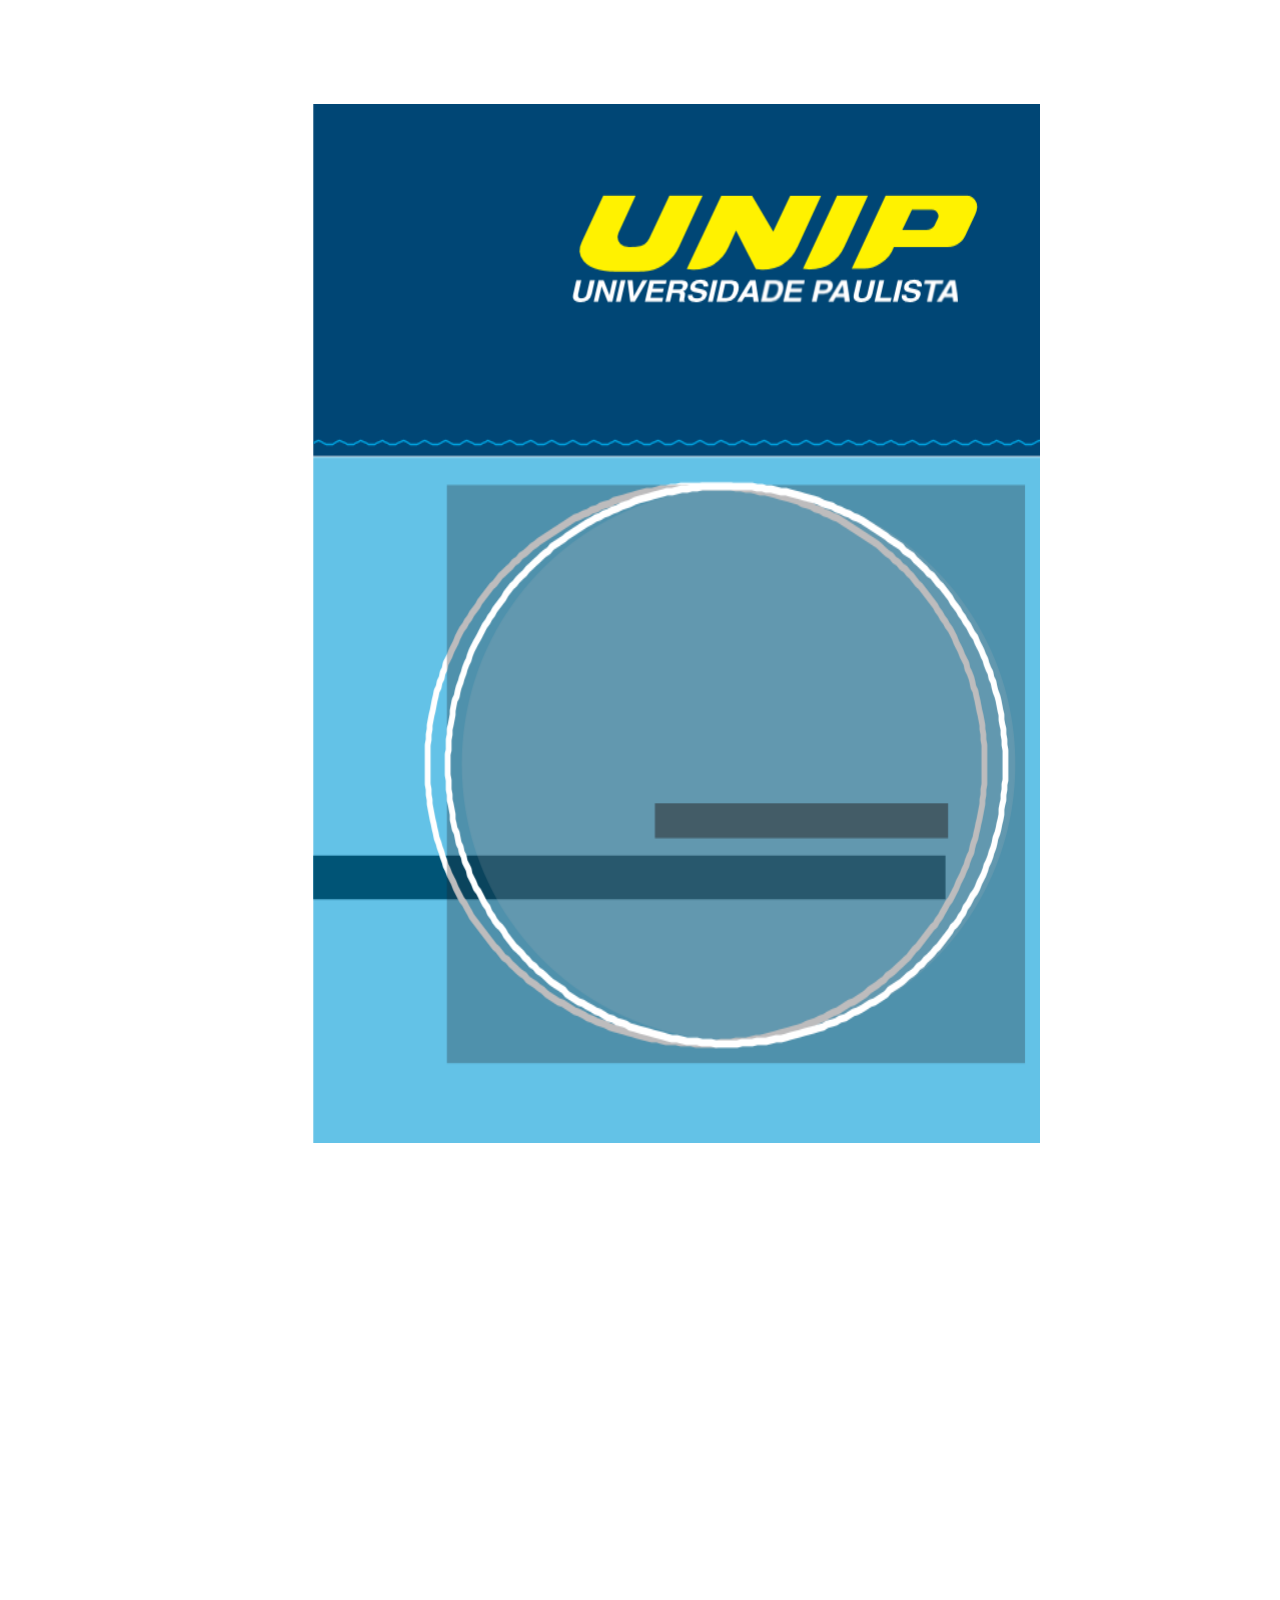
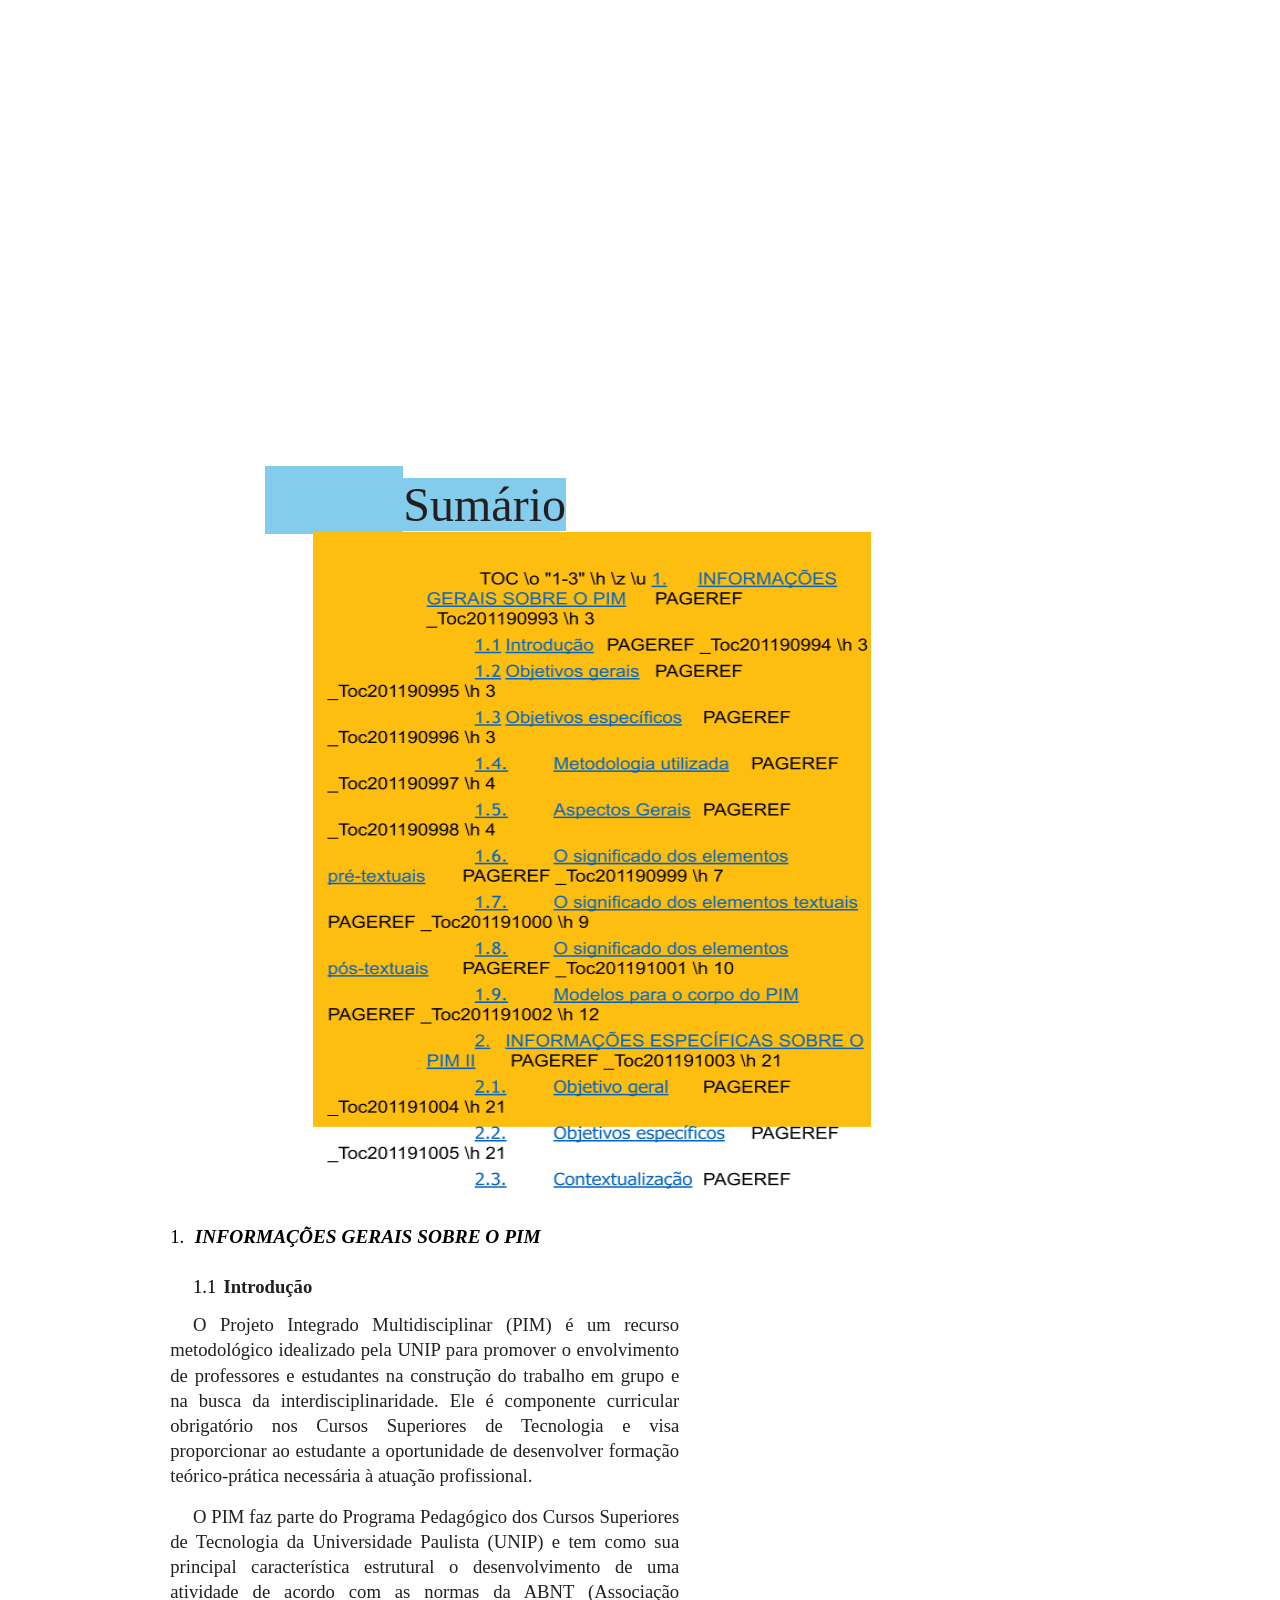
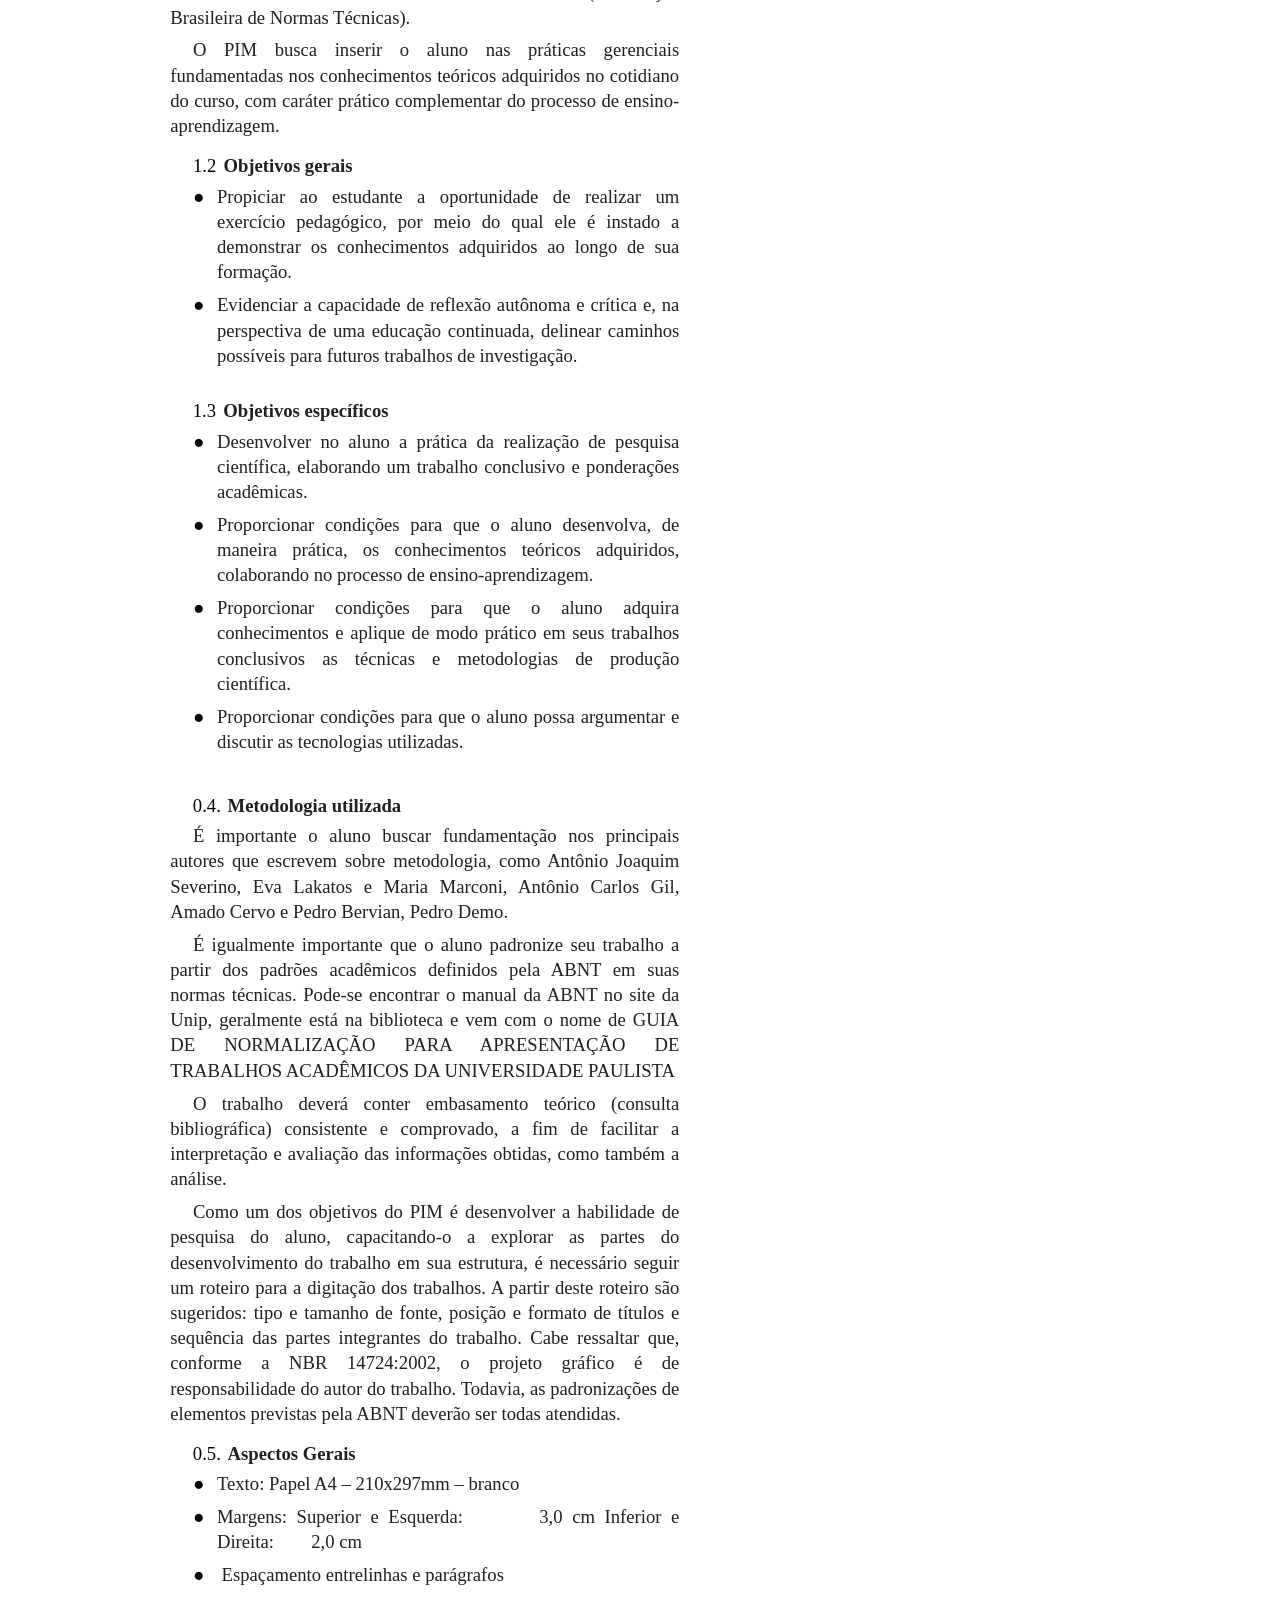
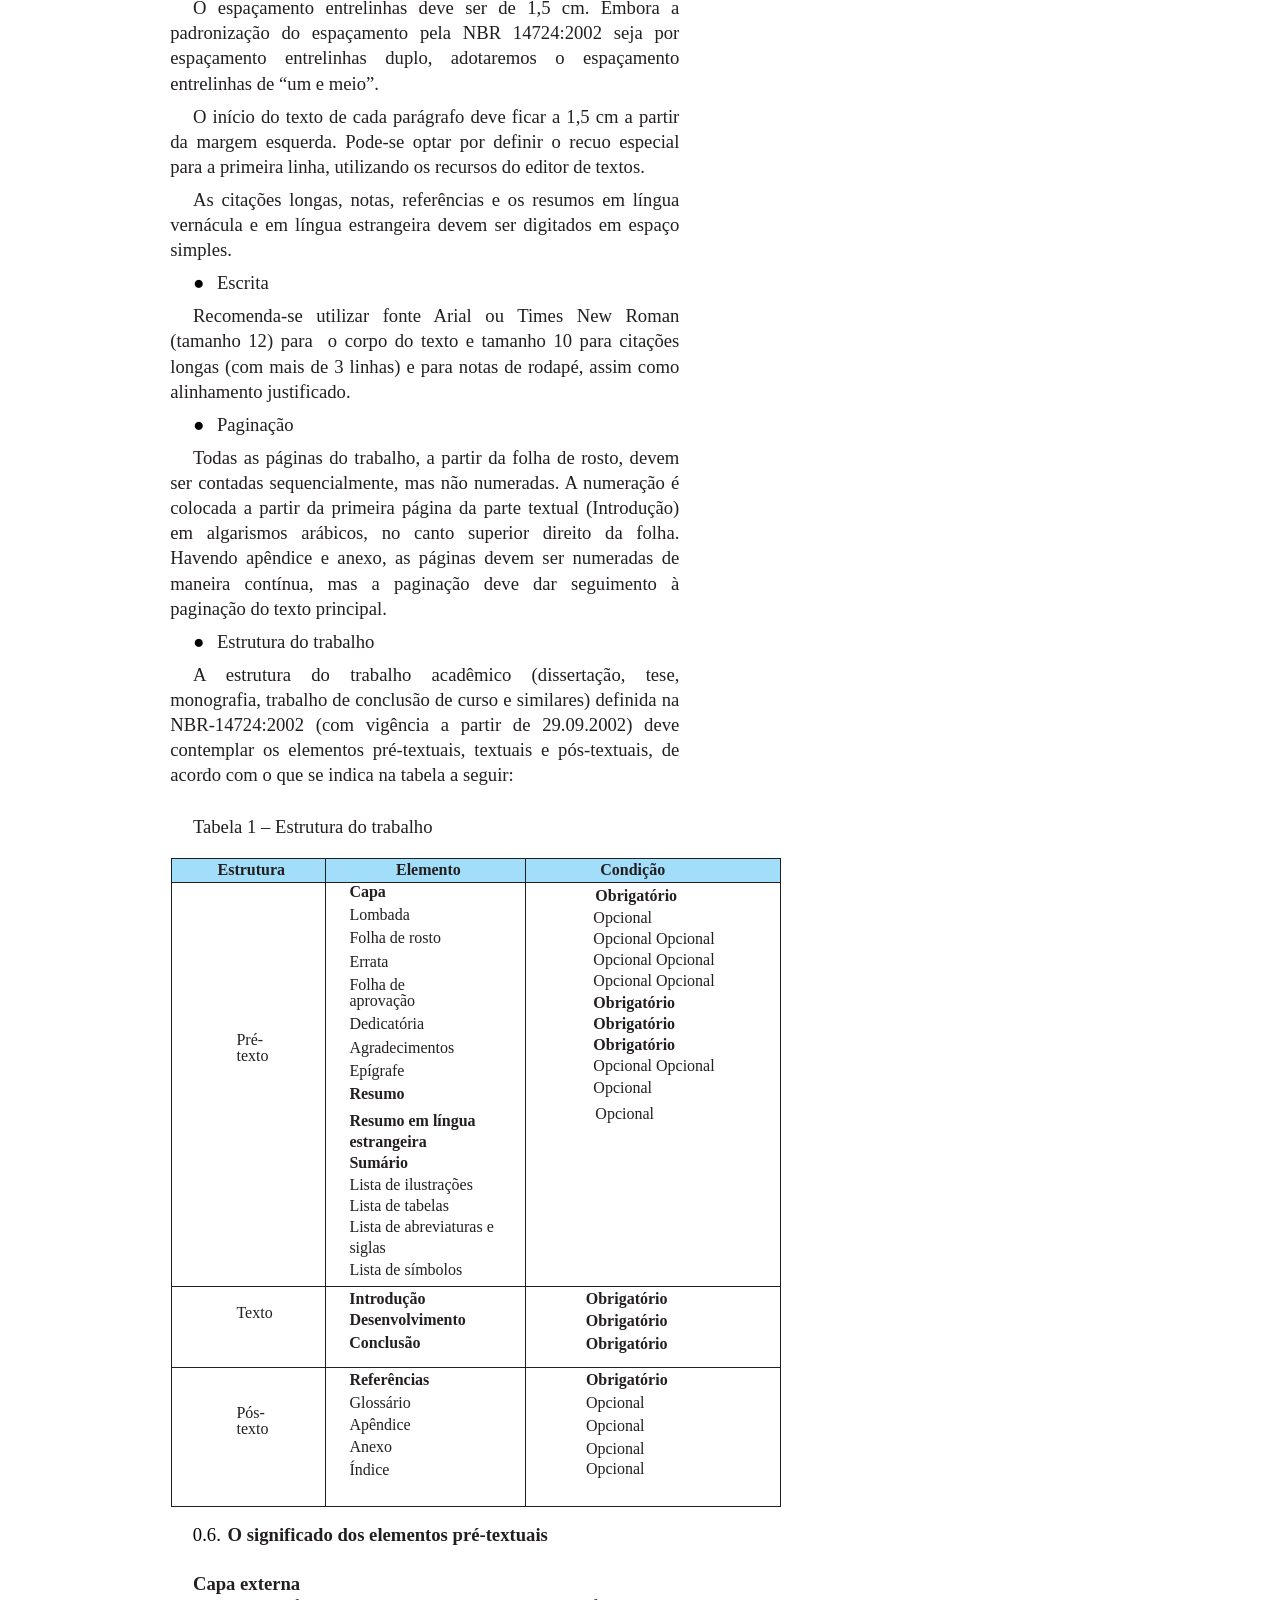
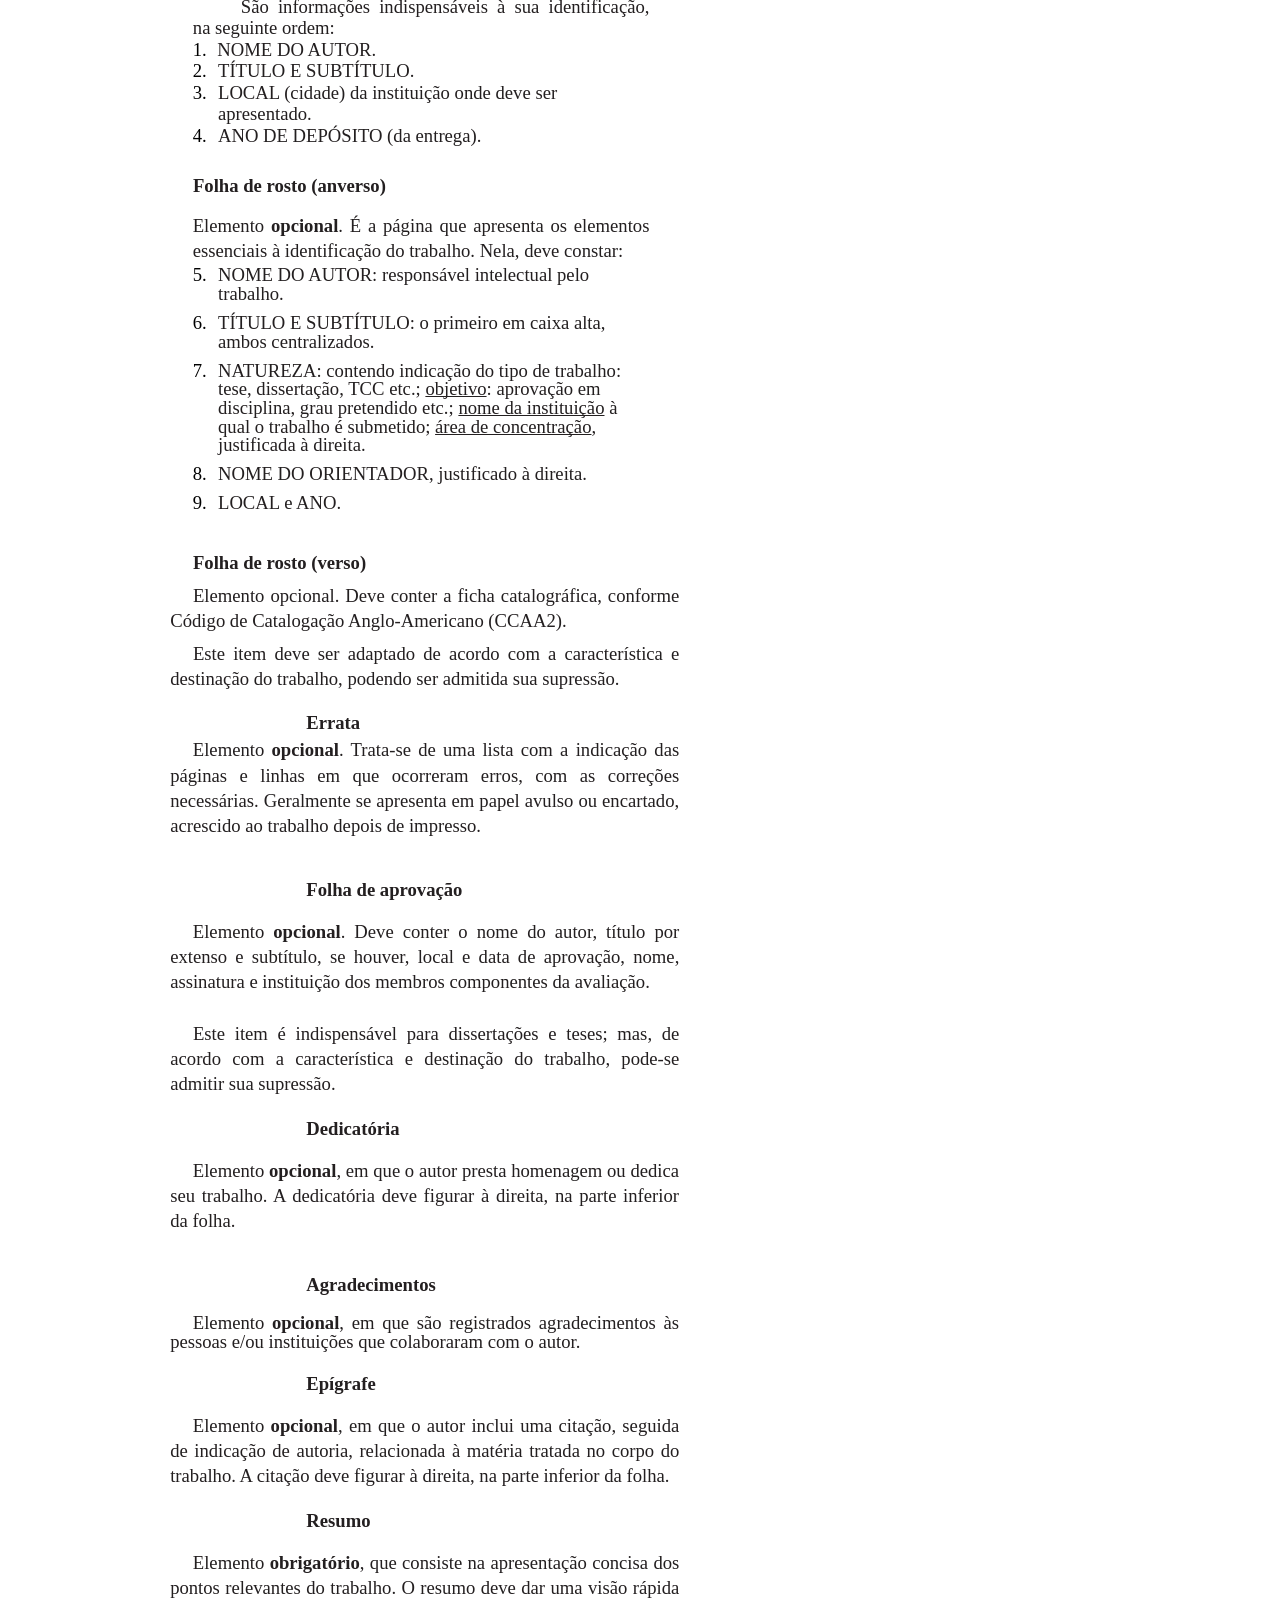
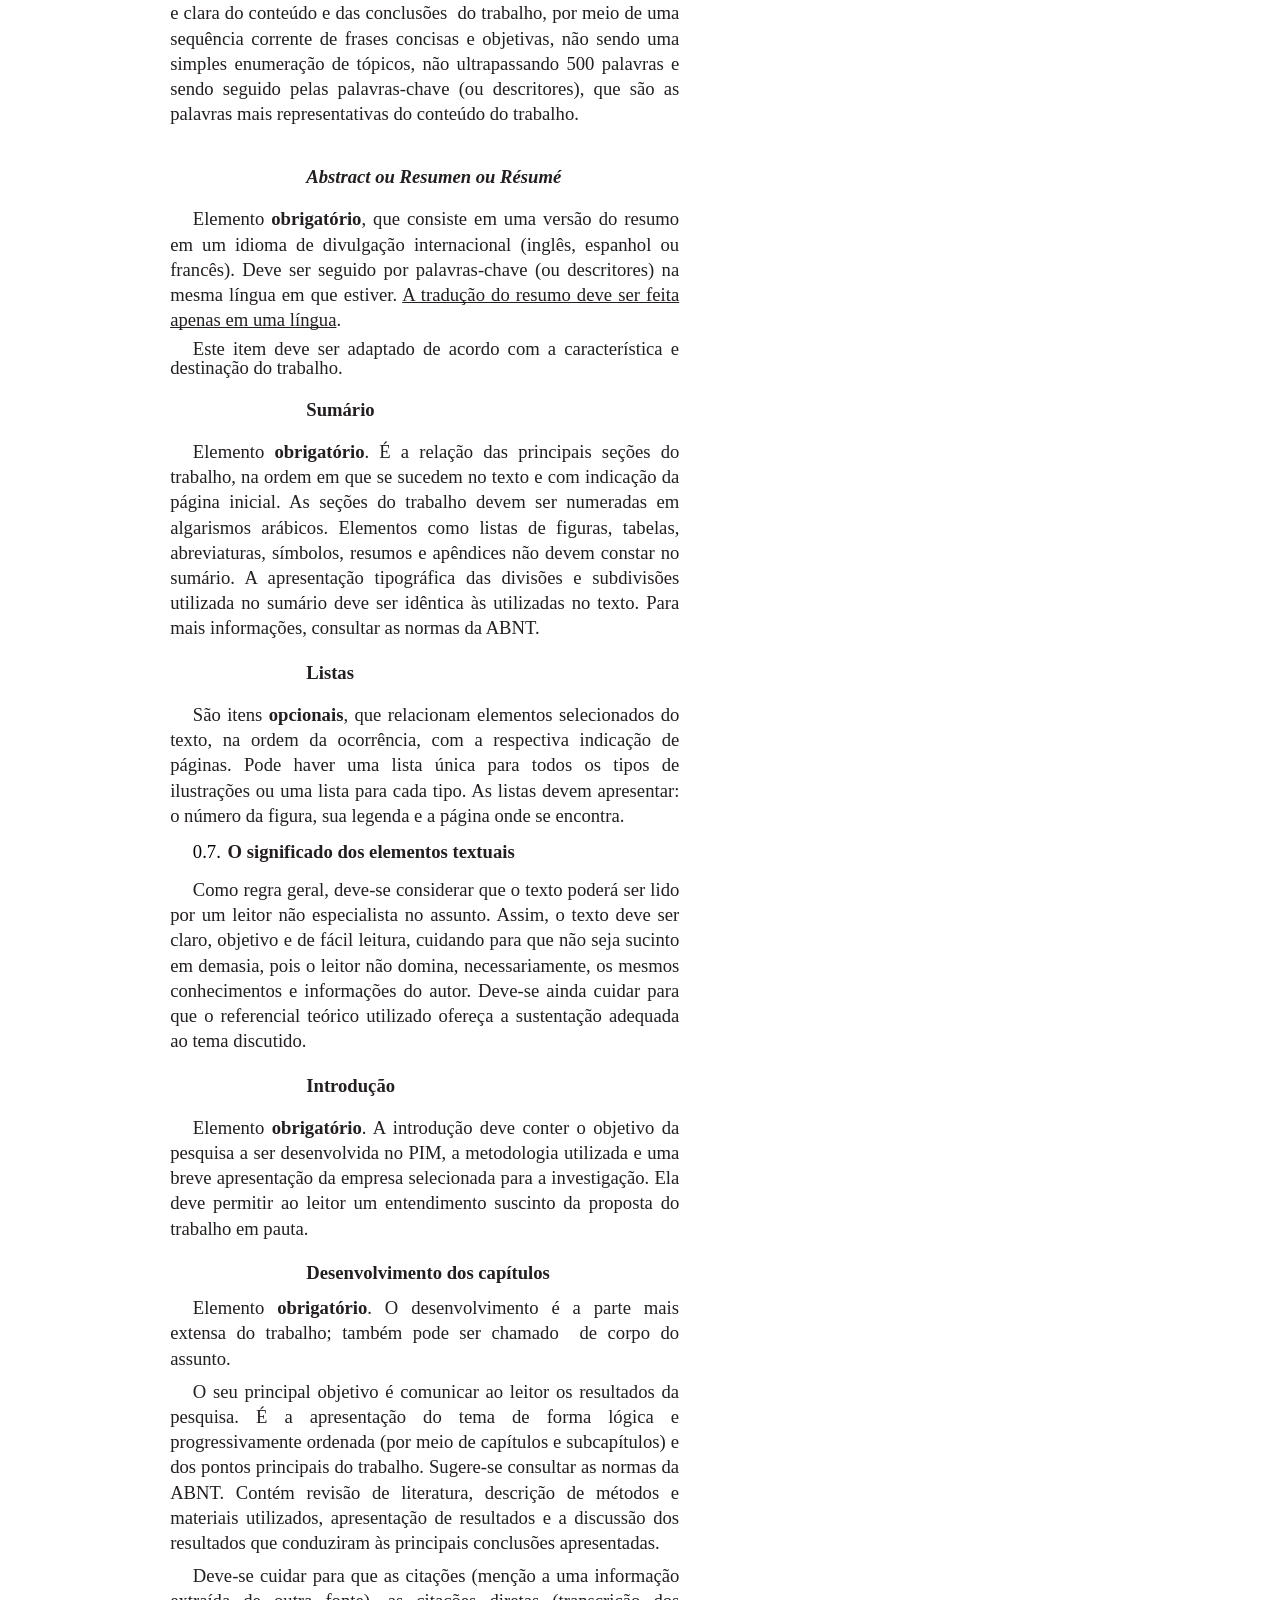
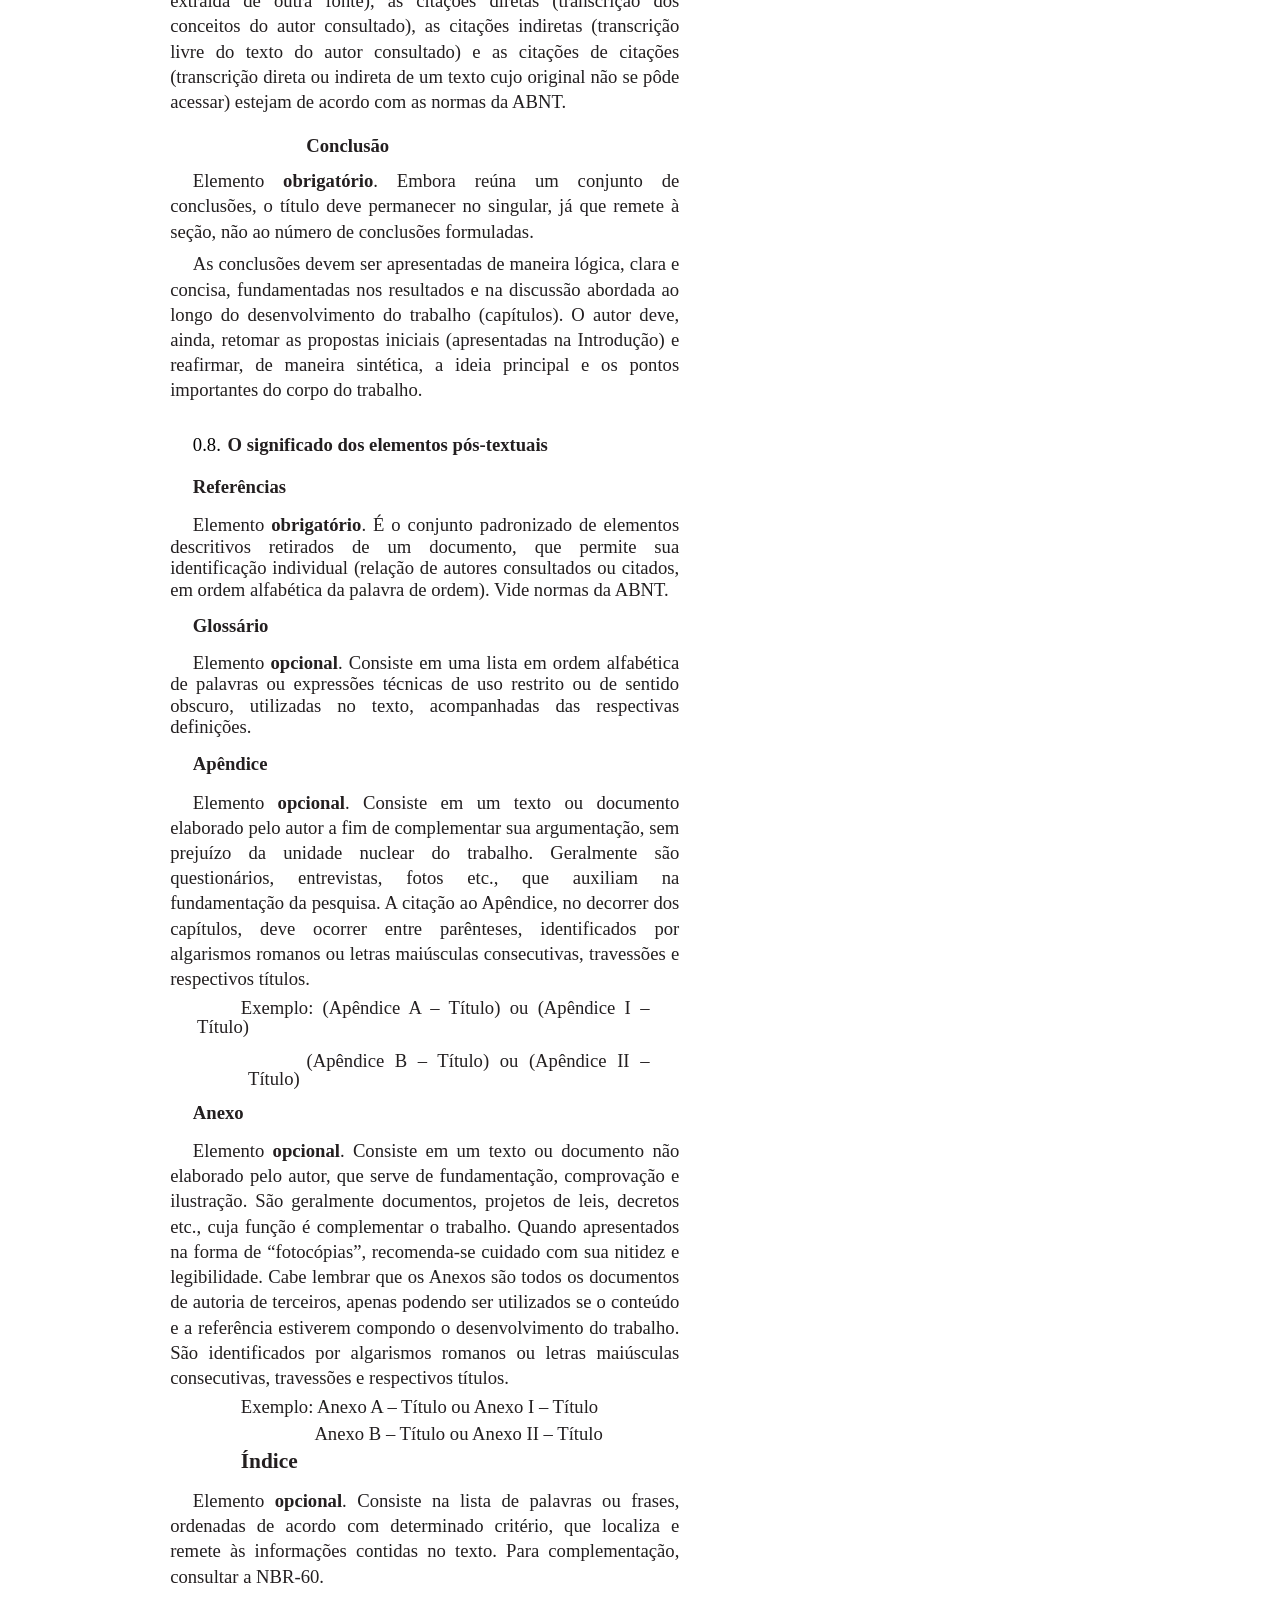
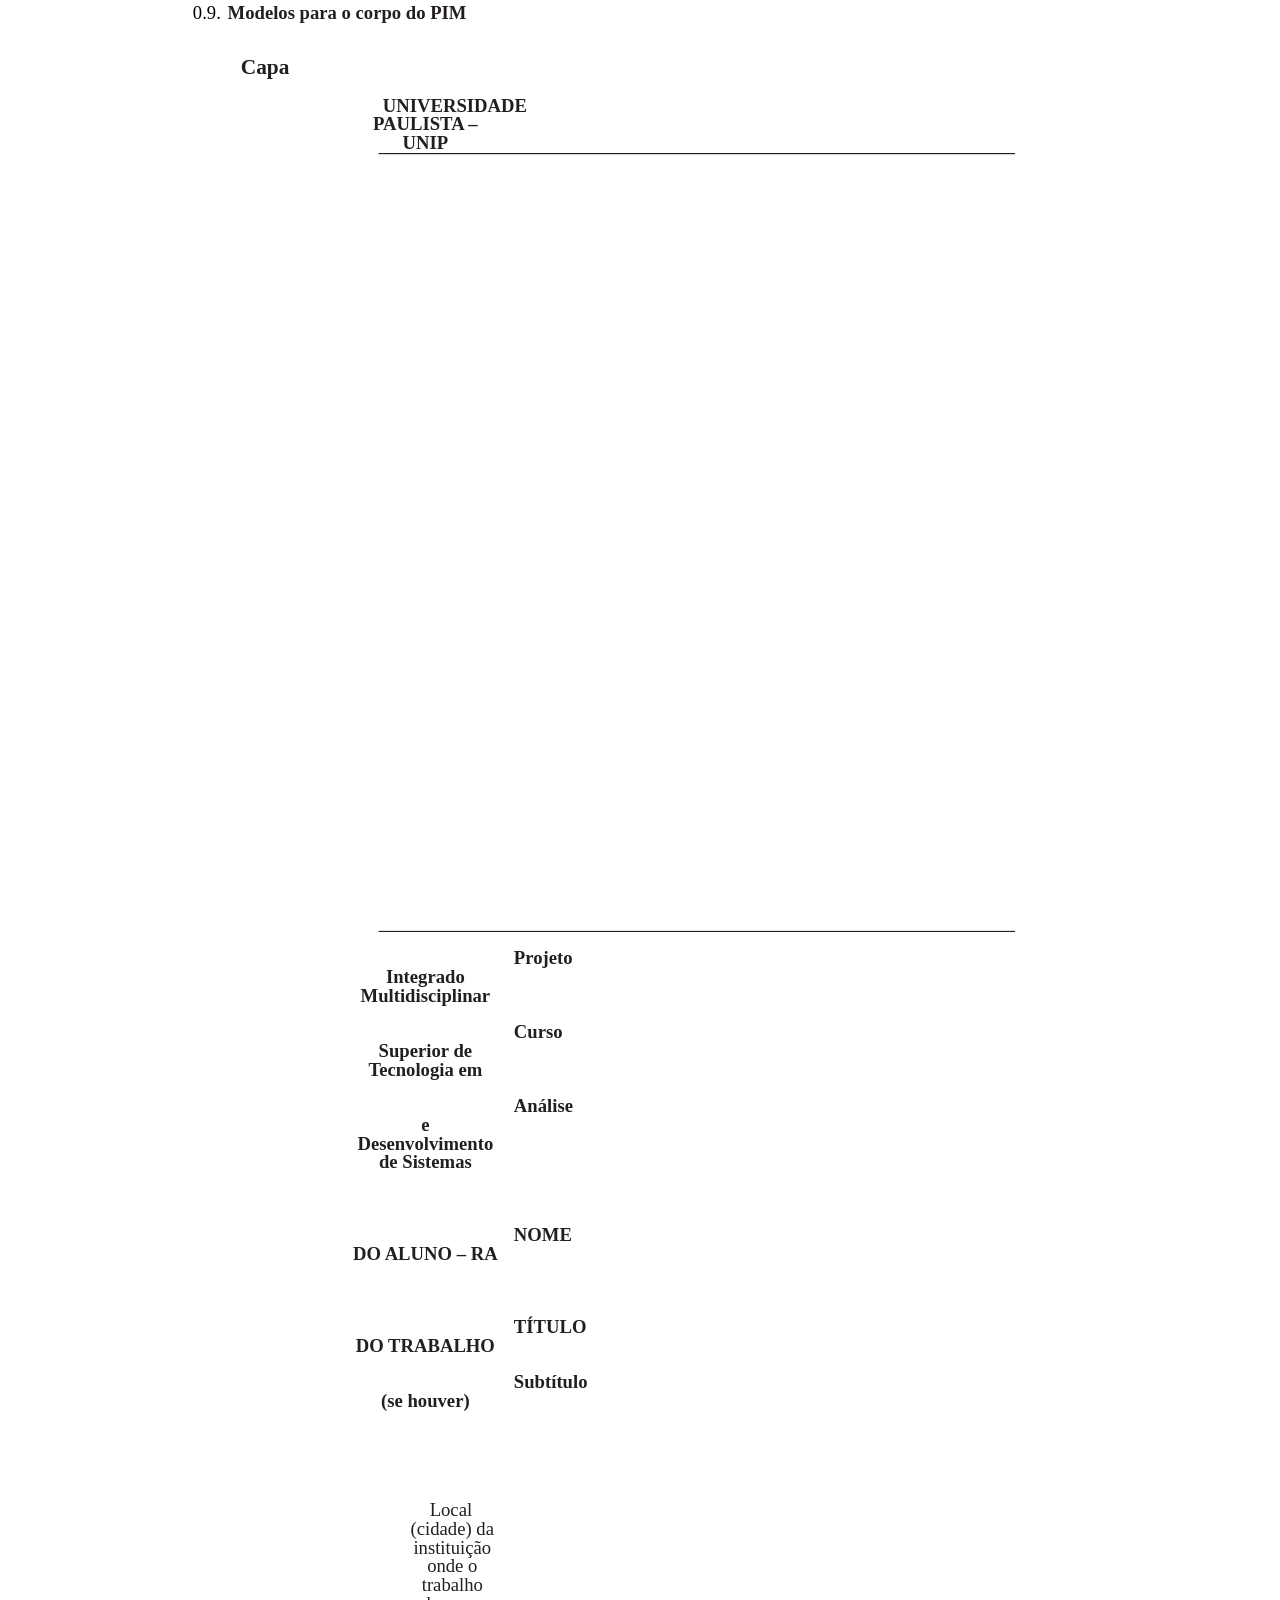
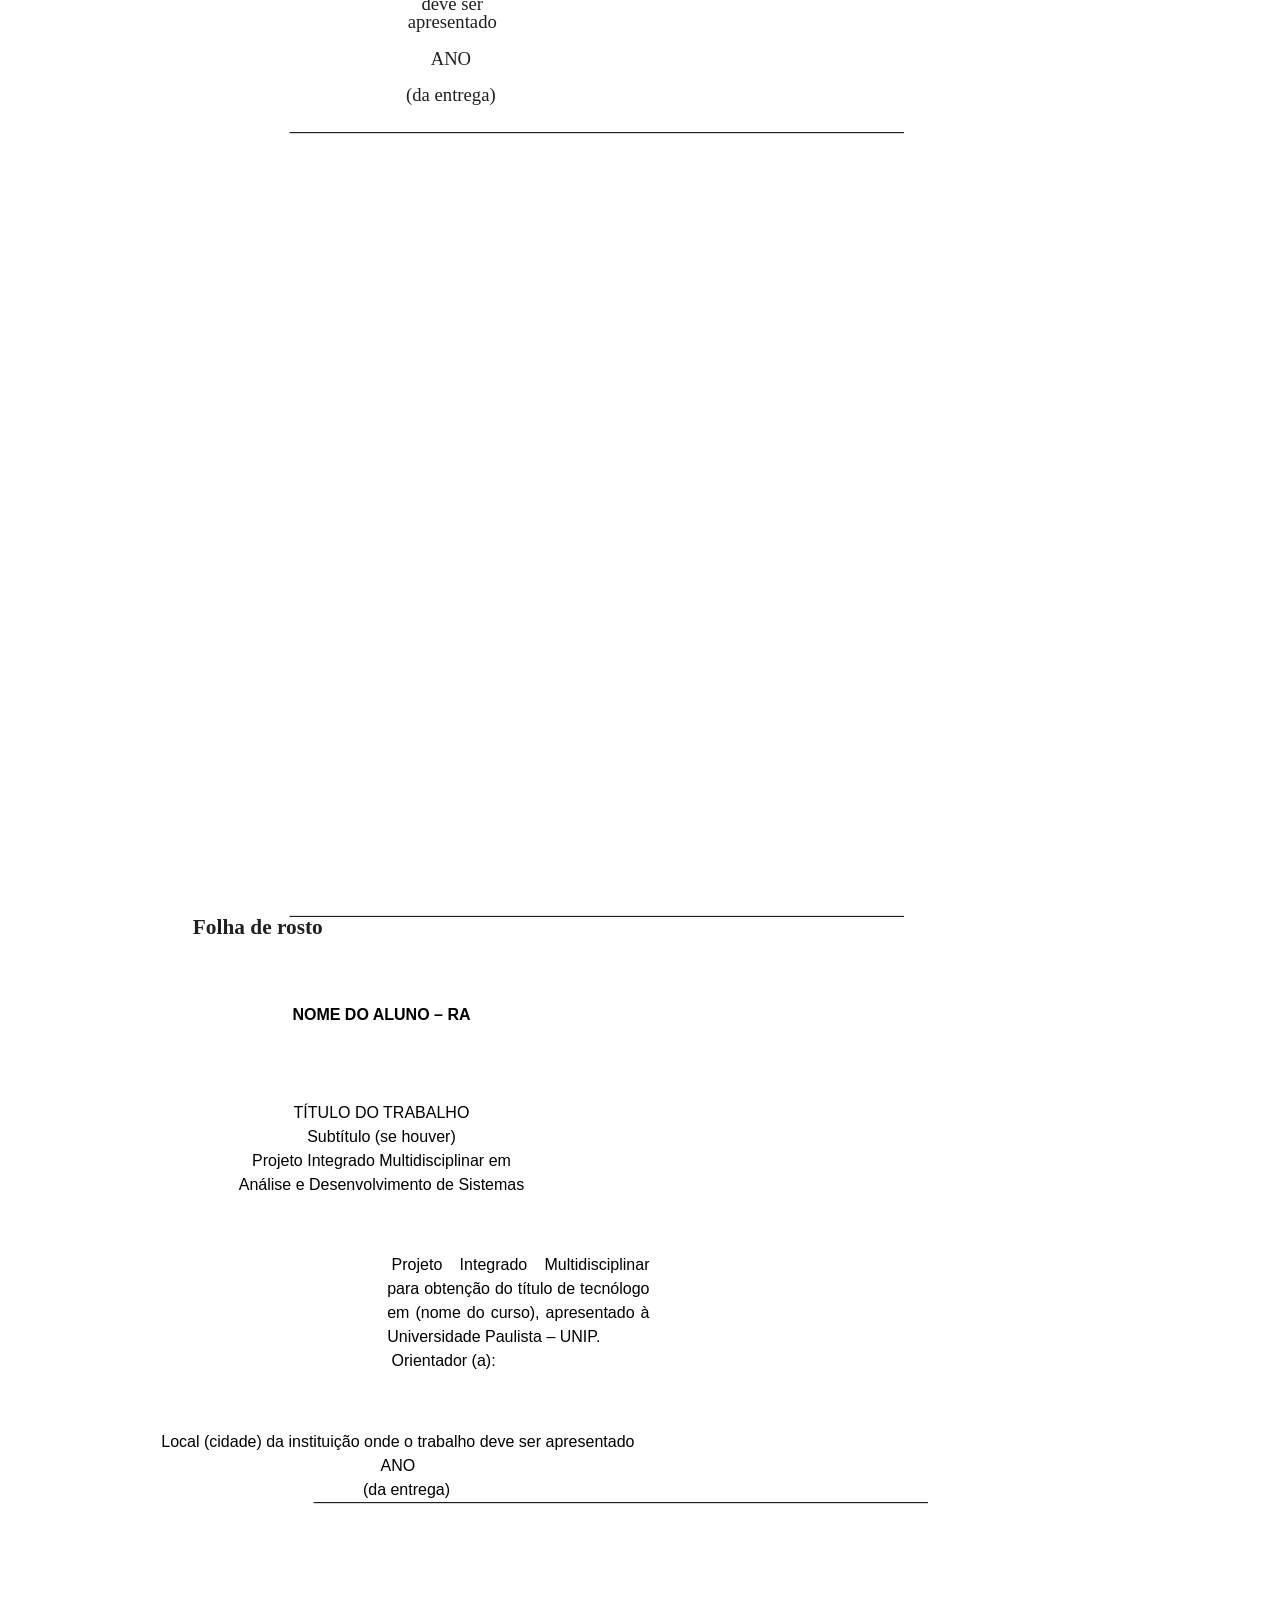
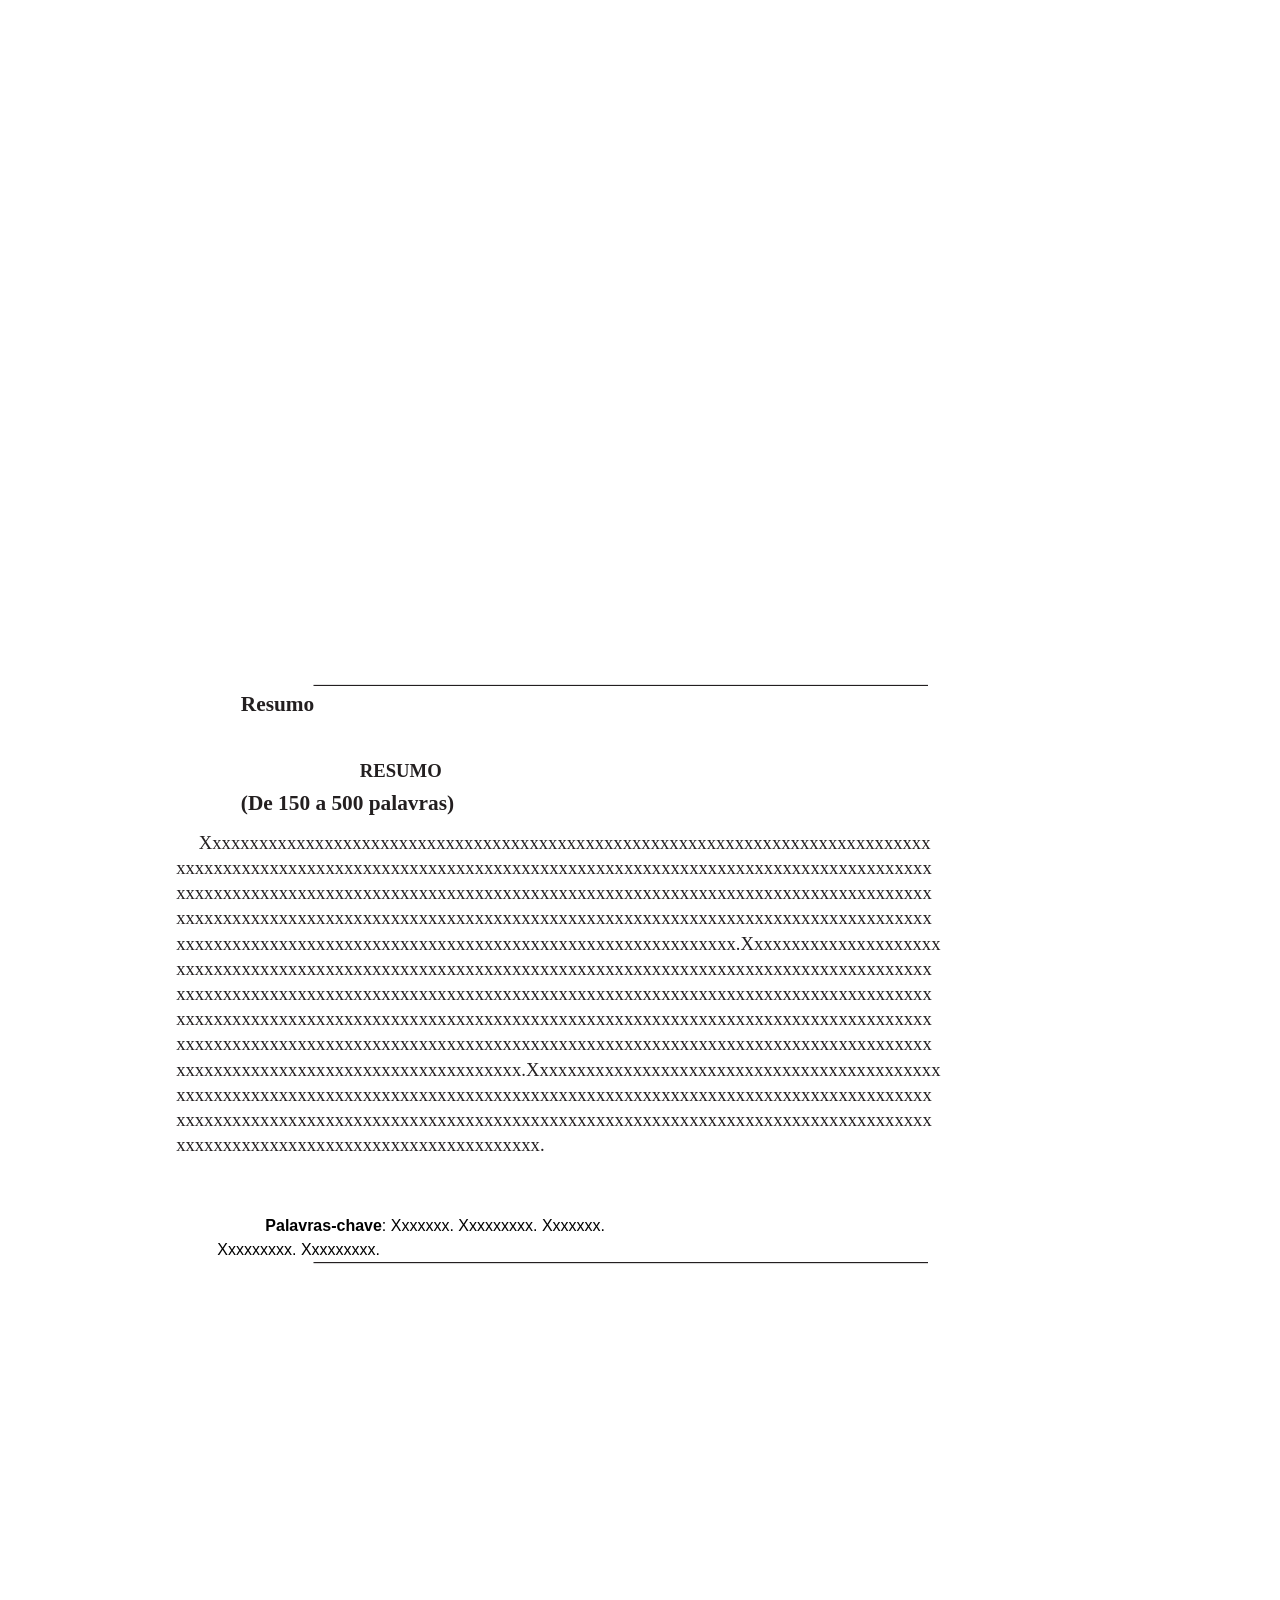
<file: examples/Proposta_PIM_III - ADS(2026).docx/Proposta_PIM_IIIADS_2026_.docx.html>
<html><head><meta content="text/html; charset=UTF-8" http-equiv="content-type"><style type="text/css">@import url(https://themes.googleusercontent.com/fonts/css?kit=fpjTOVmNbO4Lz34iLyptLQ1sPDLn3JuDNay4yiy2_As5BpxnPiOl8iQ3pkkf0_oT96xlbbE5D7Gw2o7jubnkMA);.lst-kix_list_2-1>li{counter-increment:lst-ctn-kix_list_2-1}.lst-kix_list_21-8>li{counter-increment:lst-ctn-kix_list_21-8}ol.lst-kix_list_9-0.start{counter-reset:lst-ctn-kix_list_9-0 0}ul.lst-kix_list_9-3{list-style-type:none}ul.lst-kix_list_9-4{list-style-type:none}ul.lst-kix_list_9-1{list-style-type:none}ul.lst-kix_list_9-2{list-style-type:none}ul.lst-kix_list_9-7{list-style-type:none}ul.lst-kix_list_9-8{list-style-type:none}ol.lst-kix_list_20-2.start{counter-reset:lst-ctn-kix_list_20-2 0}ul.lst-kix_list_9-5{list-style-type:none}.lst-kix_list_5-0>li{counter-increment:lst-ctn-kix_list_5-0}ul.lst-kix_list_9-6{list-style-type:none}.lst-kix_list_24-7>li{counter-increment:lst-ctn-kix_list_24-7}.lst-kix_list_18-8>li{counter-increment:lst-ctn-kix_list_18-8}.lst-kix_list_24-7>li:before{content:"" counter(lst-ctn-kix_list_24-0,decimal) "." counter(lst-ctn-kix_list_24-1,decimal) "." counter(lst-ctn-kix_list_24-2,decimal) "." counter(lst-ctn-kix_list_24-3,decimal) "." counter(lst-ctn-kix_list_24-4,decimal) "." counter(lst-ctn-kix_list_24-5,decimal) "." counter(lst-ctn-kix_list_24-6,decimal) "." counter(lst-ctn-kix_list_24-7,decimal) ". "}ul.lst-kix_list_27-0{list-style-type:none}ul.lst-kix_list_27-1{list-style-type:none}.lst-kix_list_24-8>li:before{content:"" counter(lst-ctn-kix_list_24-0,decimal) "." counter(lst-ctn-kix_list_24-1,decimal) "." counter(lst-ctn-kix_list_24-2,decimal) "." counter(lst-ctn-kix_list_24-3,decimal) "." counter(lst-ctn-kix_list_24-4,decimal) "." counter(lst-ctn-kix_list_24-5,decimal) "." counter(lst-ctn-kix_list_24-6,decimal) "." counter(lst-ctn-kix_list_24-7,decimal) "." counter(lst-ctn-kix_list_24-8,decimal) ". "}ul.lst-kix_list_27-2{list-style-type:none}ol.lst-kix_list_16-1{list-style-type:none}.lst-kix_list_24-2>li:before{content:"" counter(lst-ctn-kix_list_24-0,decimal) "." counter(lst-ctn-kix_list_24-1,decimal) "." counter(lst-ctn-kix_list_24-2,decimal) ". "}ol.lst-kix_list_16-0{list-style-type:none}ol.lst-kix_list_20-7.start{counter-reset:lst-ctn-kix_list_20-7 0}.lst-kix_list_24-3>li:before{content:"" counter(lst-ctn-kix_list_24-0,decimal) "." counter(lst-ctn-kix_list_24-1,decimal) "." counter(lst-ctn-kix_list_24-2,decimal) "." counter(lst-ctn-kix_list_24-3,decimal) ". "}li.li-bullet-13:before{margin-left:-19pt;white-space:nowrap;display:inline-block;min-width:19pt}.lst-kix_list_24-4>li:before{content:"" counter(lst-ctn-kix_list_24-0,decimal) "." counter(lst-ctn-kix_list_24-1,decimal) "." counter(lst-ctn-kix_list_24-2,decimal) "." counter(lst-ctn-kix_list_24-3,decimal) "." counter(lst-ctn-kix_list_24-4,decimal) ". "}ul.lst-kix_list_27-3{list-style-type:none}.lst-kix_list_24-5>li:before{content:"" counter(lst-ctn-kix_list_24-0,decimal) "." counter(lst-ctn-kix_list_24-1,decimal) "." counter(lst-ctn-kix_list_24-2,decimal) "." counter(lst-ctn-kix_list_24-3,decimal) "." counter(lst-ctn-kix_list_24-4,decimal) "." counter(lst-ctn-kix_list_24-5,decimal) ". "}ul.lst-kix_list_27-4{list-style-type:none}ul.lst-kix_list_27-5{list-style-type:none}ul.lst-kix_list_27-6{list-style-type:none}ul.lst-kix_list_27-7{list-style-type:none}ul.lst-kix_list_27-8{list-style-type:none}.lst-kix_list_24-6>li:before{content:"" counter(lst-ctn-kix_list_24-0,decimal) "." counter(lst-ctn-kix_list_24-1,decimal) "." counter(lst-ctn-kix_list_24-2,decimal) "." counter(lst-ctn-kix_list_24-3,decimal) "." counter(lst-ctn-kix_list_24-4,decimal) "." counter(lst-ctn-kix_list_24-5,decimal) "." counter(lst-ctn-kix_list_24-6,decimal) ". "}ol.lst-kix_list_14-1.start{counter-reset:lst-ctn-kix_list_14-1 3}.lst-kix_list_23-6>li:before{content:"\0025cf   "}.lst-kix_list_23-3>li:before{content:"\0025cf   "}.lst-kix_list_23-7>li:before{content:"o  "}.lst-kix_list_23-2>li:before{content:"\0025aa   "}ul.lst-kix_list_16-2{list-style-type:none}.lst-kix_list_23-0>li:before{content:"\0025aa   "}.lst-kix_list_23-8>li:before{content:"\0025aa   "}li.li-bullet-21:before{margin-left:-18pt;white-space:nowrap;display:inline-block;min-width:18pt}.lst-kix_list_23-1>li:before{content:"o  "}.lst-kix_list_24-1>li:before{content:"" counter(lst-ctn-kix_list_24-0,decimal) "." counter(lst-ctn-kix_list_24-1,decimal) ". "}ul.lst-kix_list_16-8{list-style-type:none}ul.lst-kix_list_16-7{list-style-type:none}ul.lst-kix_list_16-6{list-style-type:none}ul.lst-kix_list_16-5{list-style-type:none}.lst-kix_list_24-0>li:before{content:"" counter(lst-ctn-kix_list_24-0,decimal) ". "}ul.lst-kix_list_16-4{list-style-type:none}ul.lst-kix_list_16-3{list-style-type:none}.lst-kix_list_23-4>li:before{content:"o  "}.lst-kix_list_23-5>li:before{content:"\0025aa   "}.lst-kix_list_22-2>li:before{content:"" counter(lst-ctn-kix_list_22-2,lower-roman) ". "}.lst-kix_list_22-6>li:before{content:"" counter(lst-ctn-kix_list_22-6,decimal) ". "}.lst-kix_list_22-0>li:before{content:"" counter(lst-ctn-kix_list_22-0,decimal) ". "}.lst-kix_list_22-8>li:before{content:"" counter(lst-ctn-kix_list_22-8,lower-roman) ". "}ol.lst-kix_list_22-5.start{counter-reset:lst-ctn-kix_list_22-5 0}ol.lst-kix_list_3-0.start{counter-reset:lst-ctn-kix_list_3-0 0}ol.lst-kix_list_9-0{list-style-type:none}.lst-kix_list_22-4>li:before{content:"" counter(lst-ctn-kix_list_22-4,lower-latin) ". "}li.li-bullet-24:before{margin-left:-18.4pt;white-space:nowrap;display:inline-block;min-width:18.4pt}ol.lst-kix_list_25-5.start{counter-reset:lst-ctn-kix_list_25-5 0}.lst-kix_list_25-5>li:before{content:"" counter(lst-ctn-kix_list_25-5,lower-roman) ". "}.lst-kix_list_25-7>li:before{content:"" counter(lst-ctn-kix_list_25-7,lower-latin) ". "}ol.lst-kix_list_18-3.start{counter-reset:lst-ctn-kix_list_18-3 0}ol.lst-kix_list_24-4.start{counter-reset:lst-ctn-kix_list_24-4 0}ol.lst-kix_list_18-7{list-style-type:none}ol.lst-kix_list_18-8{list-style-type:none}ol.lst-kix_list_18-3{list-style-type:none}ol.lst-kix_list_18-4{list-style-type:none}ol.lst-kix_list_18-5{list-style-type:none}ul.lst-kix_list_29-0{list-style-type:none}ol.lst-kix_list_18-6{list-style-type:none}ol.lst-kix_list_18-0{list-style-type:none}ol.lst-kix_list_18-1{list-style-type:none}ol.lst-kix_list_18-2{list-style-type:none}ul.lst-kix_list_29-1{list-style-type:none}ul.lst-kix_list_29-2{list-style-type:none}ul.lst-kix_list_29-3{list-style-type:none}ul.lst-kix_list_29-4{list-style-type:none}ul.lst-kix_list_29-5{list-style-type:none}ul.lst-kix_list_29-6{list-style-type:none}ul.lst-kix_list_29-7{list-style-type:none}ul.lst-kix_list_29-8{list-style-type:none}ol.lst-kix_list_12-2.start{counter-reset:lst-ctn-kix_list_12-2 1}ol.lst-kix_list_6-0.start{counter-reset:lst-ctn-kix_list_6-0 0}ol.lst-kix_list_3-1{list-style-type:none}.lst-kix_list_24-8>li{counter-increment:lst-ctn-kix_list_24-8}.lst-kix_list_5-1>li{counter-increment:lst-ctn-kix_list_5-1}ol.lst-kix_list_19-0.start{counter-reset:lst-ctn-kix_list_19-0 0}ol.lst-kix_list_21-3.start{counter-reset:lst-ctn-kix_list_21-3 0}ol.lst-kix_list_3-0{list-style-type:none}ol.lst-kix_list_25-6.start{counter-reset:lst-ctn-kix_list_25-6 0}ul.lst-kix_list_5-7{list-style-type:none}ul.lst-kix_list_5-8{list-style-type:none}ul.lst-kix_list_5-5{list-style-type:none}ul.lst-kix_list_5-6{list-style-type:none}.lst-kix_list_21-8>li:before{content:"" counter(lst-ctn-kix_list_21-0,decimal) "." counter(lst-ctn-kix_list_21-1,decimal) "." counter(lst-ctn-kix_list_21-2,decimal) "." counter(lst-ctn-kix_list_21-3,decimal) "." counter(lst-ctn-kix_list_21-4,decimal) "." counter(lst-ctn-kix_list_21-5,decimal) "." counter(lst-ctn-kix_list_21-6,decimal) "." counter(lst-ctn-kix_list_21-7,decimal) "." counter(lst-ctn-kix_list_21-8,decimal) ". "}.lst-kix_list_26-5>li:before{content:"\0025aa   "}.lst-kix_list_16-0>li{counter-increment:lst-ctn-kix_list_16-0}.lst-kix_list_8-0>li{counter-increment:lst-ctn-kix_list_8-0}ol.lst-kix_list_18-2.start{counter-reset:lst-ctn-kix_list_18-2 0}ul.lst-kix_list_5-3{list-style-type:none}ul.lst-kix_list_5-4{list-style-type:none}.lst-kix_list_26-8>li:before{content:"\0025aa   "}.lst-kix_list_21-0>li:before{content:"" counter(lst-ctn-kix_list_21-0,decimal) ". "}.lst-kix_list_26-1>li:before{content:"o  "}.lst-kix_list_21-1>li:before{content:"" counter(lst-ctn-kix_list_21-0,decimal) "." counter(lst-ctn-kix_list_21-1,decimal) ". "}.lst-kix_list_26-4>li:before{content:"o  "}.lst-kix_list_21-5>li:before{content:"" counter(lst-ctn-kix_list_21-0,decimal) "." counter(lst-ctn-kix_list_21-1,decimal) "." counter(lst-ctn-kix_list_21-2,decimal) "." counter(lst-ctn-kix_list_21-3,decimal) "." counter(lst-ctn-kix_list_21-4,decimal) "." counter(lst-ctn-kix_list_21-5,decimal) ". "}.lst-kix_list_21-4>li:before{content:"" counter(lst-ctn-kix_list_21-0,decimal) "." counter(lst-ctn-kix_list_21-1,decimal) "." counter(lst-ctn-kix_list_21-2,decimal) "." counter(lst-ctn-kix_list_21-3,decimal) "." counter(lst-ctn-kix_list_21-4,decimal) ". "}.lst-kix_list_26-0>li:before{content:"\0025aa   "}ul.lst-kix_list_23-0{list-style-type:none}ul.lst-kix_list_23-1{list-style-type:none}ul.lst-kix_list_23-2{list-style-type:none}ul.lst-kix_list_23-3{list-style-type:none}ul.lst-kix_list_23-4{list-style-type:none}ul.lst-kix_list_23-5{list-style-type:none}ul.lst-kix_list_23-6{list-style-type:none}ol.lst-kix_list_12-1{list-style-type:none}ol.lst-kix_list_12-2{list-style-type:none}ol.lst-kix_list_12-3{list-style-type:none}ol.lst-kix_list_12-4{list-style-type:none}ol.lst-kix_list_12-0{list-style-type:none}.lst-kix_list_21-0>li{counter-increment:lst-ctn-kix_list_21-0}.lst-kix_list_25-1>li:before{content:"" counter(lst-ctn-kix_list_25-1,lower-latin) ". "}ul.lst-kix_list_23-7{list-style-type:none}.lst-kix_list_25-0>li:before{content:"" counter(lst-ctn-kix_list_25-0,decimal) ". "}ul.lst-kix_list_23-8{list-style-type:none}li.li-bullet-18:before{margin-left:-19pt;white-space:nowrap;display:inline-block;min-width:19pt}ul.lst-kix_list_12-6{list-style-type:none}ul.lst-kix_list_12-5{list-style-type:none}ol.lst-kix_list_21-4.start{counter-reset:lst-ctn-kix_list_21-4 0}ul.lst-kix_list_12-8{list-style-type:none}ol.lst-kix_list_20-6.start{counter-reset:lst-ctn-kix_list_20-6 0}ul.lst-kix_list_12-7{list-style-type:none}ol.lst-kix_list_5-0{list-style-type:none}ol.lst-kix_list_5-1{list-style-type:none}ol.lst-kix_list_5-2{list-style-type:none}.lst-kix_list_22-5>li:before{content:"" counter(lst-ctn-kix_list_22-5,lower-roman) ". "}.lst-kix_list_21-2>li{counter-increment:lst-ctn-kix_list_21-2}.lst-kix_list_22-1>li:before{content:"" counter(lst-ctn-kix_list_22-1,lower-latin) ". "}.lst-kix_list_27-4>li:before{content:"o  "}.lst-kix_list_20-2>li{counter-increment:lst-ctn-kix_list_20-2}ul.lst-kix_list_7-5{list-style-type:none}ul.lst-kix_list_7-6{list-style-type:none}ul.lst-kix_list_7-3{list-style-type:none}ul.lst-kix_list_7-4{list-style-type:none}ul.lst-kix_list_7-7{list-style-type:none}ul.lst-kix_list_7-8{list-style-type:none}ul.lst-kix_list_7-1{list-style-type:none}ul.lst-kix_list_7-2{list-style-type:none}.lst-kix_list_27-0>li:before{content:"\0025cf   "}ul.lst-kix_list_7-0{list-style-type:none}.lst-kix_list_20-4>li{counter-increment:lst-ctn-kix_list_20-4}li.li-bullet-3:before{margin-left:-18pt;white-space:nowrap;display:inline-block;min-width:18pt}ol.lst-kix_list_20-1.start{counter-reset:lst-ctn-kix_list_20-1 8}.lst-kix_list_25-4>li:before{content:"" counter(lst-ctn-kix_list_25-4,lower-latin) ". "}.lst-kix_list_24-1>li{counter-increment:lst-ctn-kix_list_24-1}.lst-kix_list_25-8>li:before{content:"" counter(lst-ctn-kix_list_25-8,lower-roman) ". "}ol.lst-kix_list_25-1.start{counter-reset:lst-ctn-kix_list_25-1 0}ol.lst-kix_list_21-8.start{counter-reset:lst-ctn-kix_list_21-8 0}li.li-bullet-8:before{margin-left:-18.5pt;white-space:nowrap;display:inline-block;min-width:18.5pt}ol.lst-kix_list_14-0{list-style-type:none}.lst-kix_list_22-5>li{counter-increment:lst-ctn-kix_list_22-5}ol.lst-kix_list_14-1{list-style-type:none}ol.lst-kix_list_14-2{list-style-type:none}.lst-kix_list_20-5>li:before{content:"" counter(lst-ctn-kix_list_20-0,decimal) "." counter(lst-ctn-kix_list_20-1,decimal) "." counter(lst-ctn-kix_list_20-2,decimal) "." counter(lst-ctn-kix_list_20-3,decimal) "." counter(lst-ctn-kix_list_20-4,decimal) "." counter(lst-ctn-kix_list_20-5,decimal) ". "}.lst-kix_list_28-8>li:before{content:"\0025aa   "}.lst-kix_list_20-1>li:before{content:"" counter(lst-ctn-kix_list_20-0,decimal) "." counter(lst-ctn-kix_list_20-1,decimal) ". "}.lst-kix_list_12-3>li{counter-increment:lst-ctn-kix_list_12-3}.lst-kix_list_24-6>li{counter-increment:lst-ctn-kix_list_24-6}.lst-kix_list_28-4>li:before{content:"o  "}.lst-kix_list_21-7>li{counter-increment:lst-ctn-kix_list_21-7}ol.lst-kix_list_25-0.start{counter-reset:lst-ctn-kix_list_25-0 0}ol.lst-kix_list_25-8{list-style-type:none}ol.lst-kix_list_25-7{list-style-type:none}ul.lst-kix_list_14-4{list-style-type:none}ol.lst-kix_list_25-4{list-style-type:none}ul.lst-kix_list_14-3{list-style-type:none}ol.lst-kix_list_25-3{list-style-type:none}ol.lst-kix_list_25-6{list-style-type:none}ol.lst-kix_list_25-5{list-style-type:none}ol.lst-kix_list_25-0{list-style-type:none}ol.lst-kix_list_25-2{list-style-type:none}ol.lst-kix_list_25-1{list-style-type:none}ul.lst-kix_list_14-8{list-style-type:none}ul.lst-kix_list_14-7{list-style-type:none}.lst-kix_list_25-4>li{counter-increment:lst-ctn-kix_list_25-4}.lst-kix_list_18-1>li{counter-increment:lst-ctn-kix_list_18-1}ul.lst-kix_list_14-6{list-style-type:none}ul.lst-kix_list_14-5{list-style-type:none}.lst-kix_list_28-0>li:before{content:"\0025cf   "}.lst-kix_list_27-8>li:before{content:"\0025aa   "}ol.lst-kix_list_20-3.start{counter-reset:lst-ctn-kix_list_20-3 0}.lst-kix_list_4-1>li{counter-increment:lst-ctn-kix_list_4-1}.lst-kix_list_19-1>li:before{content:"" counter(lst-ctn-kix_list_19-0,decimal) "." counter(lst-ctn-kix_list_19-1,decimal) ". "}ul.lst-kix_list_1-0{list-style-type:none}.lst-kix_list_19-4>li:before{content:"\002022   "}.lst-kix_list_19-3>li:before{content:"\002022   "}ol.lst-kix_list_24-5.start{counter-reset:lst-ctn-kix_list_24-5 0}ul.lst-kix_list_1-3{list-style-type:none}.lst-kix_list_11-0>li{counter-increment:lst-ctn-kix_list_11-0}ul.lst-kix_list_1-4{list-style-type:none}ul.lst-kix_list_1-1{list-style-type:none}ul.lst-kix_list_1-2{list-style-type:none}ul.lst-kix_list_1-7{list-style-type:none}ul.lst-kix_list_1-8{list-style-type:none}ul.lst-kix_list_1-5{list-style-type:none}ul.lst-kix_list_1-6{list-style-type:none}ul.lst-kix_list_32-1{list-style-type:none}ul.lst-kix_list_32-2{list-style-type:none}ul.lst-kix_list_32-3{list-style-type:none}ul.lst-kix_list_32-4{list-style-type:none}ul.lst-kix_list_32-5{list-style-type:none}ul.lst-kix_list_32-6{list-style-type:none}ul.lst-kix_list_32-7{list-style-type:none}ul.lst-kix_list_32-8{list-style-type:none}ol.lst-kix_list_22-4.start{counter-reset:lst-ctn-kix_list_22-4 0}.lst-kix_list_22-7>li{counter-increment:lst-ctn-kix_list_22-7}ul.lst-kix_list_32-0{list-style-type:none}.lst-kix_list_5-2>li{counter-increment:lst-ctn-kix_list_5-2}.lst-kix_list_19-6>li:before{content:"\002022   "}.lst-kix_list_20-5>li{counter-increment:lst-ctn-kix_list_20-5}.lst-kix_list_22-0>li{counter-increment:lst-ctn-kix_list_22-0}ol.lst-kix_list_24-0.start{counter-reset:lst-ctn-kix_list_24-0 5}.lst-kix_list_18-3>li{counter-increment:lst-ctn-kix_list_18-3}.lst-kix_list_21-6>li{counter-increment:lst-ctn-kix_list_21-6}.lst-kix_list_18-0>li:before{content:"" counter(lst-ctn-kix_list_18-0,decimal) ". "}.lst-kix_list_3-0>li{counter-increment:lst-ctn-kix_list_3-0}.lst-kix_list_18-2>li:before{content:"" counter(lst-ctn-kix_list_18-2,lower-roman) ". "}ol.lst-kix_list_4-0.start{counter-reset:lst-ctn-kix_list_4-0 0}li.li-bullet-2:before{margin-left:-18pt;white-space:nowrap;display:inline-block;min-width:18pt}ol.lst-kix_list_14-2.start{counter-reset:lst-ctn-kix_list_14-2 0}.lst-kix_list_16-1>li{counter-increment:lst-ctn-kix_list_16-1}.lst-kix_list_25-2>li{counter-increment:lst-ctn-kix_list_25-2}.lst-kix_list_27-1>li:before{content:"o  "}.lst-kix_list_27-3>li:before{content:"\0025cf   "}ul.lst-kix_list_3-7{list-style-type:none}ul.lst-kix_list_3-8{list-style-type:none}.lst-kix_list_21-3>li{counter-increment:lst-ctn-kix_list_21-3}.lst-kix_list_18-8>li:before{content:"" counter(lst-ctn-kix_list_18-8,lower-roman) ". "}ul.lst-kix_list_3-2{list-style-type:none}ul.lst-kix_list_3-5{list-style-type:none}ul.lst-kix_list_3-6{list-style-type:none}ul.lst-kix_list_3-3{list-style-type:none}ul.lst-kix_list_3-4{list-style-type:none}.lst-kix_list_10-7>li:before{content:"\002022   "}.lst-kix_list_20-1>li{counter-increment:lst-ctn-kix_list_20-1}.lst-kix_list_10-5>li:before{content:"\002022   "}ol.lst-kix_list_18-6.start{counter-reset:lst-ctn-kix_list_18-6 0}ol.lst-kix_list_20-8{list-style-type:none}ol.lst-kix_list_20-5{list-style-type:none}ol.lst-kix_list_20-4{list-style-type:none}ol.lst-kix_list_20-7{list-style-type:none}ol.lst-kix_list_20-6{list-style-type:none}.lst-kix_list_9-2>li:before{content:"\002022   "}ol.lst-kix_list_20-1{list-style-type:none}ol.lst-kix_list_20-0{list-style-type:none}ol.lst-kix_list_20-3{list-style-type:none}ol.lst-kix_list_20-2{list-style-type:none}ol.lst-kix_list_14-0.start{counter-reset:lst-ctn-kix_list_14-0 0}.lst-kix_list_9-0>li:before{content:"" counter(lst-ctn-kix_list_9-0,decimal) ". "}ol.lst-kix_list_24-3.start{counter-reset:lst-ctn-kix_list_24-3 0}.lst-kix_list_11-3>li:before{content:"\002022   "}ol.lst-kix_list_18-4.start{counter-reset:lst-ctn-kix_list_18-4 0}.lst-kix_list_29-1>li:before{content:"o  "}.lst-kix_list_20-4>li:before{content:"" counter(lst-ctn-kix_list_20-0,decimal) "." counter(lst-ctn-kix_list_20-1,decimal) "." counter(lst-ctn-kix_list_20-2,decimal) "." counter(lst-ctn-kix_list_20-3,decimal) "." counter(lst-ctn-kix_list_20-4,decimal) ". "}ol.lst-kix_list_22-7.start{counter-reset:lst-ctn-kix_list_22-7 0}ol.lst-kix_list_6-1.start{counter-reset:lst-ctn-kix_list_6-1 3}.lst-kix_list_29-3>li:before{content:"\0025cf   "}.lst-kix_list_20-2>li:before{content:"" counter(lst-ctn-kix_list_20-0,decimal) "." counter(lst-ctn-kix_list_20-1,decimal) "." counter(lst-ctn-kix_list_20-2,decimal) ". "}.lst-kix_list_9-8>li:before{content:"\002022   "}ul.lst-kix_list_10-0{list-style-type:none}.lst-kix_list_28-7>li:before{content:"o  "}ul.lst-kix_list_10-8{list-style-type:none}.lst-kix_list_1-7>li:before{content:"\002022   "}ul.lst-kix_list_10-7{list-style-type:none}ul.lst-kix_list_10-6{list-style-type:none}ul.lst-kix_list_10-5{list-style-type:none}ul.lst-kix_list_10-4{list-style-type:none}.lst-kix_list_1-5>li:before{content:"\002022   "}ul.lst-kix_list_10-3{list-style-type:none}.lst-kix_list_28-5>li:before{content:"\0025aa   "}ul.lst-kix_list_10-2{list-style-type:none}ul.lst-kix_list_10-1{list-style-type:none}ol.lst-kix_list_24-2.start{counter-reset:lst-ctn-kix_list_24-2 6}ol.lst-kix_list_22-6.start{counter-reset:lst-ctn-kix_list_22-6 0}.lst-kix_list_2-1>li:before{content:"" counter(lst-ctn-kix_list_2-0,decimal) "." counter(lst-ctn-kix_list_2-1,decimal) ". "}.lst-kix_list_2-3>li:before{content:"\002022   "}ol.lst-kix_list_24-8.start{counter-reset:lst-ctn-kix_list_24-8 0}.lst-kix_list_30-4>li:before{content:"o  "}.lst-kix_list_20-8>li{counter-increment:lst-ctn-kix_list_20-8}.lst-kix_list_3-2>li:before{content:"\002022   "}.lst-kix_list_26-7>li:before{content:"o  "}.lst-kix_list_8-1>li:before{content:"" counter(lst-ctn-kix_list_8-0,decimal) "." counter(lst-ctn-kix_list_8-1,decimal) " "}.lst-kix_list_6-0>li{counter-increment:lst-ctn-kix_list_6-0}.lst-kix_list_3-5>li:before{content:"\002022   "}.lst-kix_list_18-0>li{counter-increment:lst-ctn-kix_list_18-0}.lst-kix_list_30-7>li:before{content:"o  "}.lst-kix_list_8-6>li:before{content:"\002022   "}.lst-kix_list_11-1>li{counter-increment:lst-ctn-kix_list_11-1}.lst-kix_list_26-2>li:before{content:"\0025aa   "}.lst-kix_list_21-6>li:before{content:"" counter(lst-ctn-kix_list_21-0,decimal) "." counter(lst-ctn-kix_list_21-1,decimal) "." counter(lst-ctn-kix_list_21-2,decimal) "." counter(lst-ctn-kix_list_21-3,decimal) "." counter(lst-ctn-kix_list_21-4,decimal) "." counter(lst-ctn-kix_list_21-5,decimal) "." counter(lst-ctn-kix_list_21-6,decimal) ". "}ol.lst-kix_list_22-1.start{counter-reset:lst-ctn-kix_list_22-1 0}ol.lst-kix_list_16-0.start{counter-reset:lst-ctn-kix_list_16-0 0}.lst-kix_list_21-3>li:before{content:"" counter(lst-ctn-kix_list_21-0,decimal) "." counter(lst-ctn-kix_list_21-1,decimal) "." counter(lst-ctn-kix_list_21-2,decimal) "." counter(lst-ctn-kix_list_21-3,decimal) ". "}ol.lst-kix_list_18-7.start{counter-reset:lst-ctn-kix_list_18-7 0}.lst-kix_list_25-5>li{counter-increment:lst-ctn-kix_list_25-5}.lst-kix_list_17-1>li:before{content:"\002022   "}.lst-kix_list_25-3>li:before{content:"" counter(lst-ctn-kix_list_25-3,decimal) ". "}ol.lst-kix_list_4-1.start{counter-reset:lst-ctn-kix_list_4-1 0}li.li-bullet-10:before{margin-left:-19pt;white-space:nowrap;display:inline-block;min-width:19pt}.lst-kix_list_16-2>li:before{content:"\002022   "}.lst-kix_list_16-5>li:before{content:"\002022   "}ol.lst-kix_list_22-2.start{counter-reset:lst-ctn-kix_list_22-2 0}ol.lst-kix_list_11-0.start{counter-reset:lst-ctn-kix_list_11-0 1}ol.lst-kix_list_18-8.start{counter-reset:lst-ctn-kix_list_18-8 0}.lst-kix_list_17-6>li:before{content:"\002022   "}.lst-kix_list_2-6>li:before{content:"\002022   "}.lst-kix_list_7-5>li:before{content:"\002022   "}.lst-kix_list_27-6>li:before{content:"\0025cf   "}.lst-kix_list_22-7>li:before{content:"" counter(lst-ctn-kix_list_22-7,lower-latin) ". "}ol.lst-kix_list_11-1.start{counter-reset:lst-ctn-kix_list_11-1 0}.lst-kix_list_18-5>li:before{content:"" counter(lst-ctn-kix_list_18-5,lower-roman) ". "}.lst-kix_list_13-6>li:before{content:"\002022   "}ul.lst-kix_list_30-3{list-style-type:none}ul.lst-kix_list_30-4{list-style-type:none}ul.lst-kix_list_30-5{list-style-type:none}.lst-kix_list_15-6>li:before{content:"\002022   "}ul.lst-kix_list_30-6{list-style-type:none}ol.lst-kix_list_24-7.start{counter-reset:lst-ctn-kix_list_24-7 0}ul.lst-kix_list_30-7{list-style-type:none}ul.lst-kix_list_30-8{list-style-type:none}.lst-kix_list_22-4>li{counter-increment:lst-ctn-kix_list_22-4}.lst-kix_list_31-3>li:before{content:"\0025cf   "}li.li-bullet-15:before{margin-left:-26pt;white-space:nowrap;display:inline-block;min-width:26pt}ul.lst-kix_list_30-0{list-style-type:none}.lst-kix_list_10-2>li:before{content:"\002022   "}ul.lst-kix_list_30-1{list-style-type:none}li.li-bullet-26:before{margin-left:-18.4pt;white-space:nowrap;display:inline-block;min-width:18.4pt}ul.lst-kix_list_30-2{list-style-type:none}.lst-kix_list_20-7>li:before{content:"" counter(lst-ctn-kix_list_20-0,decimal) "." counter(lst-ctn-kix_list_20-1,decimal) "." counter(lst-ctn-kix_list_20-2,decimal) "." counter(lst-ctn-kix_list_20-3,decimal) "." counter(lst-ctn-kix_list_20-4,decimal) "." counter(lst-ctn-kix_list_20-5,decimal) "." counter(lst-ctn-kix_list_20-6,decimal) "." counter(lst-ctn-kix_list_20-7,decimal) ". "}.lst-kix_list_4-6>li:before{content:"\002022   "}.lst-kix_list_25-6>li:before{content:"" counter(lst-ctn-kix_list_25-6,decimal) ". "}.lst-kix_list_12-2>li{counter-increment:lst-ctn-kix_list_12-2}.lst-kix_list_9-5>li:before{content:"\002022   "}.lst-kix_list_29-6>li:before{content:"\0025cf   "}li.li-bullet-5:before{margin-left:-26.1pt;white-space:nowrap;display:inline-block;min-width:26.1pt}ol.lst-kix_list_22-0.start{counter-reset:lst-ctn-kix_list_22-0 0}.lst-kix_list_24-0>li{counter-increment:lst-ctn-kix_list_24-0}.lst-kix_list_12-2>li:before{content:"" counter(lst-ctn-kix_list_12-0,decimal) "." counter(lst-ctn-kix_list_12-1,decimal) "." counter(lst-ctn-kix_list_12-2,decimal) " "}.lst-kix_list_11-6>li:before{content:"\002022   "}.lst-kix_list_32-7>li:before{content:"o  "}.lst-kix_list_1-2>li:before{content:"\002022   "}ol.lst-kix_list_16-1.start{counter-reset:lst-ctn-kix_list_16-1 0}li.li-bullet-0:before{margin-left:-18.4pt;white-space:nowrap;display:inline-block;min-width:18.4pt}.lst-kix_list_18-7>li{counter-increment:lst-ctn-kix_list_18-7}.lst-kix_list_28-2>li:before{content:"\0025aa   "}.lst-kix_list_14-1>li:before{content:"" counter(lst-ctn-kix_list_14-0,decimal) "." counter(lst-ctn-kix_list_14-1,decimal) ". "}.lst-kix_list_14-3>li:before{content:"\002022   "}.lst-kix_list_25-8>li{counter-increment:lst-ctn-kix_list_25-8}ul.lst-kix_list_28-0{list-style-type:none}ul.lst-kix_list_28-1{list-style-type:none}.lst-kix_list_14-0>li:before{content:"" counter(lst-ctn-kix_list_14-0,decimal) ". "}.lst-kix_list_14-4>li:before{content:"\002022   "}ol.lst-kix_list_18-5.start{counter-reset:lst-ctn-kix_list_18-5 0}.lst-kix_list_6-1>li{counter-increment:lst-ctn-kix_list_6-1}.lst-kix_list_14-5>li:before{content:"\002022   "}.lst-kix_list_14-7>li:before{content:"\002022   "}.lst-kix_list_14-6>li:before{content:"\002022   "}.lst-kix_list_17-0>li{counter-increment:lst-ctn-kix_list_17-0}.lst-kix_list_9-0>li{counter-increment:lst-ctn-kix_list_9-0}ul.lst-kix_list_28-2{list-style-type:none}ul.lst-kix_list_28-3{list-style-type:none}ul.lst-kix_list_28-4{list-style-type:none}ul.lst-kix_list_28-5{list-style-type:none}ol.lst-kix_list_25-3.start{counter-reset:lst-ctn-kix_list_25-3 0}ul.lst-kix_list_28-6{list-style-type:none}ul.lst-kix_list_28-7{list-style-type:none}ul.lst-kix_list_28-8{list-style-type:none}.lst-kix_list_14-2>li:before{content:"" counter(lst-ctn-kix_list_14-0,decimal) "." counter(lst-ctn-kix_list_14-1,decimal) "." counter(lst-ctn-kix_list_14-2,decimal) ". "}.lst-kix_list_20-7>li{counter-increment:lst-ctn-kix_list_20-7}ul.lst-kix_list_17-1{list-style-type:none}ol.lst-kix_list_12-0.start{counter-reset:lst-ctn-kix_list_12-0 0}.lst-kix_list_32-2>li:before{content:"\0025aa   "}ul.lst-kix_list_17-8{list-style-type:none}.lst-kix_list_32-1>li:before{content:"o  "}.lst-kix_list_32-3>li:before{content:"\0025cf   "}ul.lst-kix_list_17-7{list-style-type:none}ol.lst-kix_list_21-6.start{counter-reset:lst-ctn-kix_list_21-6 0}ul.lst-kix_list_17-6{list-style-type:none}ul.lst-kix_list_17-5{list-style-type:none}ul.lst-kix_list_17-4{list-style-type:none}ul.lst-kix_list_17-3{list-style-type:none}.lst-kix_list_14-8>li:before{content:"\002022   "}ul.lst-kix_list_17-2{list-style-type:none}.lst-kix_list_32-0>li:before{content:"\0025cf   "}.lst-kix_list_5-0>li:before{content:"" counter(lst-ctn-kix_list_5-0,decimal) " "}ol.lst-kix_list_6-0{list-style-type:none}ol.lst-kix_list_6-1{list-style-type:none}ol.lst-kix_list_22-3.start{counter-reset:lst-ctn-kix_list_22-3 0}.lst-kix_list_5-3>li:before{content:"\002022   "}ol.lst-kix_list_24-6.start{counter-reset:lst-ctn-kix_list_24-6 0}.lst-kix_list_5-2>li:before{content:"" counter(lst-ctn-kix_list_5-0,decimal) "." counter(lst-ctn-kix_list_5-1,decimal) "." counter(lst-ctn-kix_list_5-2,decimal) " "}.lst-kix_list_5-1>li:before{content:"" counter(lst-ctn-kix_list_5-0,decimal) "." counter(lst-ctn-kix_list_5-1,decimal) " "}ol.lst-kix_list_18-0.start{counter-reset:lst-ctn-kix_list_18-0 0}.lst-kix_list_5-7>li:before{content:"\002022   "}ul.lst-kix_list_8-4{list-style-type:none}ul.lst-kix_list_8-5{list-style-type:none}.lst-kix_list_5-6>li:before{content:"\002022   "}.lst-kix_list_5-8>li:before{content:"\002022   "}ul.lst-kix_list_8-2{list-style-type:none}ul.lst-kix_list_8-3{list-style-type:none}ul.lst-kix_list_8-8{list-style-type:none}ul.lst-kix_list_8-6{list-style-type:none}ul.lst-kix_list_8-7{list-style-type:none}.lst-kix_list_5-4>li:before{content:"\002022   "}.lst-kix_list_5-5>li:before{content:"\002022   "}ol.lst-kix_list_6-2{list-style-type:none}.lst-kix_list_6-1>li:before{content:"" counter(lst-ctn-kix_list_6-0,decimal) "." counter(lst-ctn-kix_list_6-1,decimal) ". "}.lst-kix_list_6-3>li:before{content:"\002022   "}.lst-kix_list_6-0>li:before{content:"" counter(lst-ctn-kix_list_6-0,decimal) " "}.lst-kix_list_6-4>li:before{content:"\002022   "}li.li-bullet-25:before{margin-left:-18.4pt;white-space:nowrap;display:inline-block;min-width:18.4pt}.lst-kix_list_6-2>li:before{content:"" counter(lst-ctn-kix_list_6-0,decimal) "." counter(lst-ctn-kix_list_6-1,decimal) "." counter(lst-ctn-kix_list_6-2,decimal) ". "}.lst-kix_list_6-8>li:before{content:"\002022   "}.lst-kix_list_6-5>li:before{content:"\002022   "}.lst-kix_list_6-7>li:before{content:"\002022   "}.lst-kix_list_6-6>li:before{content:"\002022   "}.lst-kix_list_7-4>li:before{content:"\002022   "}.lst-kix_list_7-6>li:before{content:"\002022   "}.lst-kix_list_18-5>li{counter-increment:lst-ctn-kix_list_18-5}ol.lst-kix_list_6-2.start{counter-reset:lst-ctn-kix_list_6-2 0}ol.lst-kix_list_24-1.start{counter-reset:lst-ctn-kix_list_24-1 8}ol.lst-kix_list_17-0{list-style-type:none}.lst-kix_list_22-2>li{counter-increment:lst-ctn-kix_list_22-2}.lst-kix_list_7-2>li:before{content:"\002022   "}ol.lst-kix_list_22-8.start{counter-reset:lst-ctn-kix_list_22-8 0}.lst-kix_list_31-0>li:before{content:"\0025cf   "}.lst-kix_list_24-3>li{counter-increment:lst-ctn-kix_list_24-3}.lst-kix_list_13-7>li:before{content:"\002022   "}.lst-kix_list_7-8>li:before{content:"\002022   "}.lst-kix_list_15-5>li:before{content:"\002022   "}.lst-kix_list_31-6>li:before{content:"\0025cf   "}.lst-kix_list_31-8>li:before{content:"\0025aa   "}.lst-kix_list_4-1>li:before{content:"" counter(lst-ctn-kix_list_4-0,decimal) "." counter(lst-ctn-kix_list_4-1,decimal) " "}.lst-kix_list_31-2>li:before{content:"\0025aa   "}.lst-kix_list_31-4>li:before{content:"o  "}.lst-kix_list_15-7>li:before{content:"\002022   "}ul.lst-kix_list_19-7{list-style-type:none}ul.lst-kix_list_19-6{list-style-type:none}.lst-kix_list_4-3>li:before{content:"\002022   "}.lst-kix_list_4-5>li:before{content:"\002022   "}ul.lst-kix_list_19-5{list-style-type:none}ul.lst-kix_list_19-4{list-style-type:none}ul.lst-kix_list_19-3{list-style-type:none}.lst-kix_list_15-1>li:before{content:"\002022   "}.lst-kix_list_24-4>li{counter-increment:lst-ctn-kix_list_24-4}.lst-kix_list_15-3>li:before{content:"\002022   "}.lst-kix_list_22-1>li{counter-increment:lst-ctn-kix_list_22-1}ul.lst-kix_list_19-8{list-style-type:none}.lst-kix_list_20-0>li{counter-increment:lst-ctn-kix_list_20-0}.lst-kix_list_32-4>li:before{content:"o  "}.lst-kix_list_19-2>li{counter-increment:lst-ctn-kix_list_19-2}.lst-kix_list_12-3>li:before{content:"" counter(lst-ctn-kix_list_12-3,decimal) ". "}.lst-kix_list_32-6>li:before{content:"\0025cf   "}.lst-kix_list_12-1>li:before{content:"" counter(lst-ctn-kix_list_12-0,decimal) "." counter(lst-ctn-kix_list_12-1,decimal) " "}.lst-kix_list_32-8>li:before{content:"\0025aa   "}ol.lst-kix_list_8-0{list-style-type:none}ol.lst-kix_list_8-1{list-style-type:none}ol.lst-kix_list_25-8.start{counter-reset:lst-ctn-kix_list_25-8 0}.lst-kix_list_14-1>li{counter-increment:lst-ctn-kix_list_14-1}.lst-kix_list_21-4>li{counter-increment:lst-ctn-kix_list_21-4}.lst-kix_list_13-3>li:before{content:"\002022   "}li.li-bullet-4:before{margin-left:-26.1pt;white-space:nowrap;display:inline-block;min-width:26.1pt}.lst-kix_list_13-5>li:before{content:"\002022   "}.lst-kix_list_12-5>li:before{content:"\002022   "}.lst-kix_list_18-4>li{counter-increment:lst-ctn-kix_list_18-4}.lst-kix_list_12-7>li:before{content:"\002022   "}ol.lst-kix_list_21-1.start{counter-reset:lst-ctn-kix_list_21-1 8}.lst-kix_list_25-1>li{counter-increment:lst-ctn-kix_list_25-1}.lst-kix_list_13-1>li:before{content:"\002022   "}.lst-kix_list_30-5>li:before{content:"\0025aa   "}.lst-kix_list_22-8>li{counter-increment:lst-ctn-kix_list_22-8}.lst-kix_list_30-1>li:before{content:"o  "}.lst-kix_list_3-0>li:before{content:"" counter(lst-ctn-kix_list_3-0,decimal) ". "}.lst-kix_list_30-2>li:before{content:"\0025aa   "}ol.lst-kix_list_20-5.start{counter-reset:lst-ctn-kix_list_20-5 0}ol.lst-kix_list_11-0{list-style-type:none}ol.lst-kix_list_11-1{list-style-type:none}.lst-kix_list_4-0>li{counter-increment:lst-ctn-kix_list_4-0}.lst-kix_list_3-4>li:before{content:"\002022   "}.lst-kix_list_3-3>li:before{content:"\002022   "}.lst-kix_list_8-0>li:before{content:"" counter(lst-ctn-kix_list_8-0,decimal) ". "}.lst-kix_list_30-6>li:before{content:"\0025cf   "}.lst-kix_list_8-7>li:before{content:"\002022   "}.lst-kix_list_3-8>li:before{content:"\002022   "}.lst-kix_list_8-3>li:before{content:"\002022   "}ul.lst-kix_list_13-5{list-style-type:none}ol.lst-kix_list_22-7{list-style-type:none}ul.lst-kix_list_13-4{list-style-type:none}ol.lst-kix_list_22-6{list-style-type:none}ul.lst-kix_list_13-3{list-style-type:none}ul.lst-kix_list_13-2{list-style-type:none}ol.lst-kix_list_22-8{list-style-type:none}.lst-kix_list_3-7>li:before{content:"\002022   "}ul.lst-kix_list_13-1{list-style-type:none}ol.lst-kix_list_22-3{list-style-type:none}ul.lst-kix_list_13-0{list-style-type:none}ol.lst-kix_list_22-2{list-style-type:none}.lst-kix_list_8-4>li:before{content:"\002022   "}ol.lst-kix_list_22-5{list-style-type:none}ol.lst-kix_list_22-4{list-style-type:none}.lst-kix_list_19-1>li{counter-increment:lst-ctn-kix_list_19-1}ol.lst-kix_list_22-1{list-style-type:none}ol.lst-kix_list_22-0{list-style-type:none}ul.lst-kix_list_13-8{list-style-type:none}.lst-kix_list_11-1>li:before{content:"" counter(lst-ctn-kix_list_11-0,decimal) "." counter(lst-ctn-kix_list_11-1,decimal) ". "}ul.lst-kix_list_13-7{list-style-type:none}ul.lst-kix_list_13-6{list-style-type:none}.lst-kix_list_11-0>li:before{content:"" counter(lst-ctn-kix_list_11-0,decimal) ". "}.lst-kix_list_8-8>li:before{content:"\002022   "}.lst-kix_list_16-8>li:before{content:"\002022   "}.lst-kix_list_16-7>li:before{content:"\002022   "}ol.lst-kix_list_2-0{list-style-type:none}ol.lst-kix_list_2-1{list-style-type:none}.lst-kix_list_4-8>li:before{content:"\002022   "}.lst-kix_list_21-5>li{counter-increment:lst-ctn-kix_list_21-5}.lst-kix_list_4-7>li:before{content:"\002022   "}.lst-kix_list_14-2>li{counter-increment:lst-ctn-kix_list_14-2}ol.lst-kix_list_20-0.start{counter-reset:lst-ctn-kix_list_20-0 0}.lst-kix_list_17-0>li:before{content:"" counter(lst-ctn-kix_list_17-0,decimal) ". "}li.li-bullet-7:before{margin-left:-18pt;white-space:nowrap;display:inline-block;min-width:18pt}ul.lst-kix_list_4-8{list-style-type:none}.lst-kix_list_16-0>li:before{content:"" counter(lst-ctn-kix_list_16-0,decimal) ". "}ul.lst-kix_list_4-6{list-style-type:none}ul.lst-kix_list_4-7{list-style-type:none}.lst-kix_list_16-4>li:before{content:"\002022   "}.lst-kix_list_16-3>li:before{content:"\002022   "}ul.lst-kix_list_4-4{list-style-type:none}ul.lst-kix_list_4-5{list-style-type:none}ul.lst-kix_list_4-2{list-style-type:none}ul.lst-kix_list_4-3{list-style-type:none}ol.lst-kix_list_18-1.start{counter-reset:lst-ctn-kix_list_18-1 0}.lst-kix_list_17-7>li:before{content:"\002022   "}.lst-kix_list_17-8>li:before{content:"\002022   "}.lst-kix_list_17-3>li:before{content:"\002022   "}.lst-kix_list_17-4>li:before{content:"\002022   "}ol.lst-kix_list_8-0.start{counter-reset:lst-ctn-kix_list_8-0 0}.lst-kix_list_7-0>li:before{content:"\0025aa   "}ul.lst-kix_list_26-0{list-style-type:none}.lst-kix_list_2-4>li:before{content:"\002022   "}.lst-kix_list_2-8>li:before{content:"\002022   "}ul.lst-kix_list_26-1{list-style-type:none}ul.lst-kix_list_26-2{list-style-type:none}ul.lst-kix_list_26-3{list-style-type:none}.lst-kix_list_7-3>li:before{content:"\002022   "}.lst-kix_list_10-0>li:before{content:"\0025aa   "}ol.lst-kix_list_21-7.start{counter-reset:lst-ctn-kix_list_21-7 0}.lst-kix_list_13-8>li:before{content:"\002022   "}.lst-kix_list_31-1>li:before{content:"o  "}.lst-kix_list_18-3>li:before{content:"" counter(lst-ctn-kix_list_18-3,decimal) ". "}.lst-kix_list_18-7>li:before{content:"" counter(lst-ctn-kix_list_18-7,lower-latin) ". "}ul.lst-kix_list_26-4{list-style-type:none}ul.lst-kix_list_26-5{list-style-type:none}ul.lst-kix_list_26-6{list-style-type:none}.lst-kix_list_18-6>li{counter-increment:lst-ctn-kix_list_18-6}ul.lst-kix_list_26-7{list-style-type:none}ul.lst-kix_list_26-8{list-style-type:none}.lst-kix_list_7-7>li:before{content:"\002022   "}ol.lst-kix_list_8-1.start{counter-reset:lst-ctn-kix_list_8-1 0}.lst-kix_list_15-4>li:before{content:"\002022   "}.lst-kix_list_31-5>li:before{content:"\0025aa   "}ol.lst-kix_list_19-1.start{counter-reset:lst-ctn-kix_list_19-1 3}li.li-bullet-17:before{margin-left:-19pt;white-space:nowrap;display:inline-block;min-width:19pt}ol.lst-kix_list_24-8{list-style-type:none}.lst-kix_list_10-4>li:before{content:"\002022   "}.lst-kix_list_10-8>li:before{content:"\002022   "}ol.lst-kix_list_20-4.start{counter-reset:lst-ctn-kix_list_20-4 0}.lst-kix_list_4-0>li:before{content:"" counter(lst-ctn-kix_list_4-0,decimal) ". "}ol.lst-kix_list_24-5{list-style-type:none}ul.lst-kix_list_15-3{list-style-type:none}ol.lst-kix_list_24-4{list-style-type:none}ul.lst-kix_list_15-2{list-style-type:none}ol.lst-kix_list_24-7{list-style-type:none}ol.lst-kix_list_25-2.start{counter-reset:lst-ctn-kix_list_25-2 0}.lst-kix_list_15-0>li:before{content:"\0025aa   "}ul.lst-kix_list_15-1{list-style-type:none}.lst-kix_list_15-8>li:before{content:"\002022   "}ol.lst-kix_list_24-6{list-style-type:none}ul.lst-kix_list_15-0{list-style-type:none}ol.lst-kix_list_24-1{list-style-type:none}ol.lst-kix_list_24-0{list-style-type:none}ol.lst-kix_list_24-3{list-style-type:none}ol.lst-kix_list_24-2{list-style-type:none}.lst-kix_list_4-4>li:before{content:"\002022   "}ul.lst-kix_list_15-8{list-style-type:none}ul.lst-kix_list_15-7{list-style-type:none}ul.lst-kix_list_15-6{list-style-type:none}.lst-kix_list_9-3>li:before{content:"\002022   "}ul.lst-kix_list_15-5{list-style-type:none}ul.lst-kix_list_15-4{list-style-type:none}ol.lst-kix_list_4-0{list-style-type:none}ol.lst-kix_list_4-1{list-style-type:none}.lst-kix_list_9-7>li:before{content:"\002022   "}.lst-kix_list_29-4>li:before{content:"o  "}.lst-kix_list_29-8>li:before{content:"\0025aa   "}.lst-kix_list_32-5>li:before{content:"\0025aa   "}.lst-kix_list_11-4>li:before{content:"\002022   "}.lst-kix_list_12-4>li:before{content:"" counter(lst-ctn-kix_list_12-3,decimal) "." counter(lst-ctn-kix_list_12-4,decimal) " "}ul.lst-kix_list_6-6{list-style-type:none}li.li-bullet-12:before{margin-left:-19pt;white-space:nowrap;display:inline-block;min-width:19pt}ul.lst-kix_list_6-7{list-style-type:none}ul.lst-kix_list_6-4{list-style-type:none}ul.lst-kix_list_6-5{list-style-type:none}ul.lst-kix_list_6-8{list-style-type:none}.lst-kix_list_29-0>li:before{content:"\0025cf   "}.lst-kix_list_1-0>li:before{content:"\0025aa   "}ol.lst-kix_list_19-2.start{counter-reset:lst-ctn-kix_list_19-2 0}.lst-kix_list_11-8>li:before{content:"\002022   "}ul.lst-kix_list_6-3{list-style-type:none}ol.lst-kix_list_2-0.start{counter-reset:lst-ctn-kix_list_2-0 1}.lst-kix_list_12-0>li:before{content:"" counter(lst-ctn-kix_list_12-0,decimal) " "}.lst-kix_list_1-4>li:before{content:"\002022   "}.lst-kix_list_13-0>li:before{content:"\0025aa   "}.lst-kix_list_13-4>li:before{content:"\002022   "}li.li-bullet-23:before{margin-left:-18.4pt;white-space:nowrap;display:inline-block;min-width:18.4pt}.lst-kix_list_2-0>li:before{content:"" counter(lst-ctn-kix_list_2-0,decimal) ". "}ol.lst-kix_list_2-1.start{counter-reset:lst-ctn-kix_list_2-1 0}.lst-kix_list_1-8>li:before{content:"\002022   "}.lst-kix_list_12-8>li:before{content:"\002022   "}.lst-kix_list_19-0>li:before{content:"" counter(lst-ctn-kix_list_19-0,decimal) ". "}.lst-kix_list_8-1>li{counter-increment:lst-ctn-kix_list_8-1}.lst-kix_list_19-2>li:before{content:"" counter(lst-ctn-kix_list_19-0,decimal) "." counter(lst-ctn-kix_list_19-1,decimal) "." counter(lst-ctn-kix_list_19-2,decimal) ". "}ol.lst-kix_list_3-1.start{counter-reset:lst-ctn-kix_list_3-1 0}ol.lst-kix_list_21-0.start{counter-reset:lst-ctn-kix_list_21-0 1}.lst-kix_list_19-0>li{counter-increment:lst-ctn-kix_list_19-0}.lst-kix_list_19-8>li:before{content:"\002022   "}ol.lst-kix_list_20-8.start{counter-reset:lst-ctn-kix_list_20-8 0}.lst-kix_list_19-5>li:before{content:"\002022   "}.lst-kix_list_19-7>li:before{content:"\002022   "}.lst-kix_list_24-5>li{counter-increment:lst-ctn-kix_list_24-5}ol.lst-kix_list_21-5.start{counter-reset:lst-ctn-kix_list_21-5 0}li.li-bullet-6:before{margin-left:-18pt;white-space:nowrap;display:inline-block;min-width:18pt}.lst-kix_list_25-6>li{counter-increment:lst-ctn-kix_list_25-6}ul.lst-kix_list_31-2{list-style-type:none}.lst-kix_list_12-1>li{counter-increment:lst-ctn-kix_list_12-1}ul.lst-kix_list_31-3{list-style-type:none}ul.lst-kix_list_31-4{list-style-type:none}ul.lst-kix_list_31-5{list-style-type:none}ul.lst-kix_list_31-6{list-style-type:none}ul.lst-kix_list_31-7{list-style-type:none}ul.lst-kix_list_31-8{list-style-type:none}.lst-kix_list_18-1>li:before{content:"" counter(lst-ctn-kix_list_18-1,lower-latin) ". "}ul.lst-kix_list_31-0{list-style-type:none}ul.lst-kix_list_31-1{list-style-type:none}ol.lst-kix_list_25-4.start{counter-reset:lst-ctn-kix_list_25-4 0}.lst-kix_list_2-7>li:before{content:"\002022   "}.lst-kix_list_24-2>li{counter-increment:lst-ctn-kix_list_24-2}.lst-kix_list_2-5>li:before{content:"\002022   "}ol.lst-kix_list_17-0.start{counter-reset:lst-ctn-kix_list_17-0 0}.lst-kix_list_27-5>li:before{content:"\0025aa   "}.lst-kix_list_22-3>li{counter-increment:lst-ctn-kix_list_22-3}.lst-kix_list_18-6>li:before{content:"" counter(lst-ctn-kix_list_18-6,decimal) ". "}.lst-kix_list_10-1>li:before{content:"\002022   "}.lst-kix_list_18-4>li:before{content:"" counter(lst-ctn-kix_list_18-4,lower-latin) ". "}li.li-bullet-19:before{margin-left:-19pt;white-space:nowrap;display:inline-block;min-width:19pt}li.li-bullet-1:before{margin-left:-22.9pt;white-space:nowrap;display:inline-block;min-width:22.9pt}.lst-kix_list_10-3>li:before{content:"\002022   "}ul.lst-kix_list_11-7{list-style-type:none}ul.lst-kix_list_11-6{list-style-type:none}ul.lst-kix_list_11-5{list-style-type:none}ul.lst-kix_list_11-4{list-style-type:none}li.li-bullet-22:before{margin-left:-18pt;white-space:nowrap;display:inline-block;min-width:18pt}ul.lst-kix_list_11-3{list-style-type:none}ul.lst-kix_list_11-2{list-style-type:none}ul.lst-kix_list_11-8{list-style-type:none}.lst-kix_list_20-8>li:before{content:"" counter(lst-ctn-kix_list_20-0,decimal) "." counter(lst-ctn-kix_list_20-1,decimal) "." counter(lst-ctn-kix_list_20-2,decimal) "." counter(lst-ctn-kix_list_20-3,decimal) "." counter(lst-ctn-kix_list_20-4,decimal) "." counter(lst-ctn-kix_list_20-5,decimal) "." counter(lst-ctn-kix_list_20-6,decimal) "." counter(lst-ctn-kix_list_20-7,decimal) "." counter(lst-ctn-kix_list_20-8,decimal) ". "}.lst-kix_list_29-7>li:before{content:"o  "}.lst-kix_list_29-5>li:before{content:"\0025aa   "}.lst-kix_list_20-0>li:before{content:"" counter(lst-ctn-kix_list_20-0,decimal) ". "}.lst-kix_list_9-6>li:before{content:"\002022   "}li.li-bullet-9:before{margin-left:-19pt;white-space:nowrap;display:inline-block;min-width:19pt}.lst-kix_list_9-4>li:before{content:"\002022   "}.lst-kix_list_20-6>li:before{content:"" counter(lst-ctn-kix_list_20-0,decimal) "." counter(lst-ctn-kix_list_20-1,decimal) "." counter(lst-ctn-kix_list_20-2,decimal) "." counter(lst-ctn-kix_list_20-3,decimal) "." counter(lst-ctn-kix_list_20-4,decimal) "." counter(lst-ctn-kix_list_20-5,decimal) "." counter(lst-ctn-kix_list_20-6,decimal) ". "}ul.lst-kix_list_2-8{list-style-type:none}ol.lst-kix_list_12-1.start{counter-reset:lst-ctn-kix_list_12-1 5}li.li-bullet-11:before{margin-left:-19pt;white-space:nowrap;display:inline-block;min-width:19pt}.lst-kix_list_11-5>li:before{content:"\002022   "}ul.lst-kix_list_2-2{list-style-type:none}ol.lst-kix_list_21-2.start{counter-reset:lst-ctn-kix_list_21-2 7}ul.lst-kix_list_2-3{list-style-type:none}ul.lst-kix_list_2-6{list-style-type:none}.lst-kix_list_20-6>li{counter-increment:lst-ctn-kix_list_20-6}.lst-kix_list_1-1>li:before{content:"\002022   "}ul.lst-kix_list_2-7{list-style-type:none}ul.lst-kix_list_2-4{list-style-type:none}.lst-kix_list_11-7>li:before{content:"\002022   "}ul.lst-kix_list_2-5{list-style-type:none}ol.lst-kix_list_25-7.start{counter-reset:lst-ctn-kix_list_25-7 0}.lst-kix_list_1-3>li:before{content:"\002022   "}.lst-kix_list_28-3>li:before{content:"\0025cf   "}ol.lst-kix_list_21-8{list-style-type:none}li.li-bullet-16:before{margin-left:-19pt;white-space:nowrap;display:inline-block;min-width:19pt}ol.lst-kix_list_21-7{list-style-type:none}ol.lst-kix_list_21-4{list-style-type:none}ol.lst-kix_list_21-3{list-style-type:none}ol.lst-kix_list_21-6{list-style-type:none}ol.lst-kix_list_21-5{list-style-type:none}ol.lst-kix_list_21-0{list-style-type:none}ol.lst-kix_list_21-2{list-style-type:none}ol.lst-kix_list_21-1{list-style-type:none}.lst-kix_list_27-7>li:before{content:"o  "}.lst-kix_list_25-7>li{counter-increment:lst-ctn-kix_list_25-7}.lst-kix_list_28-1>li:before{content:"o  "}.lst-kix_list_3-1>li{counter-increment:lst-ctn-kix_list_3-1}.lst-kix_list_30-3>li:before{content:"\0025cf   "}ol.lst-kix_list_19-2{list-style-type:none}.lst-kix_list_30-8>li:before{content:"\0025aa   "}ol.lst-kix_list_19-0{list-style-type:none}ol.lst-kix_list_19-1{list-style-type:none}.lst-kix_list_3-1>li:before{content:"" counter(lst-ctn-kix_list_3-0,decimal) "." counter(lst-ctn-kix_list_3-1,decimal) ". "}.lst-kix_list_26-6>li:before{content:"\0025cf   "}.lst-kix_list_14-0>li{counter-increment:lst-ctn-kix_list_14-0}.lst-kix_list_8-2>li:before{content:"\002022   "}.lst-kix_list_12-0>li{counter-increment:lst-ctn-kix_list_12-0}ol.lst-kix_list_12-3.start{counter-reset:lst-ctn-kix_list_12-3 0}.lst-kix_list_21-2>li:before{content:"" counter(lst-ctn-kix_list_21-0,decimal) "." counter(lst-ctn-kix_list_21-1,decimal) "." counter(lst-ctn-kix_list_21-2,decimal) ". "}.lst-kix_list_8-5>li:before{content:"\002022   "}.lst-kix_list_2-0>li{counter-increment:lst-ctn-kix_list_2-0}.lst-kix_list_26-3>li:before{content:"\0025cf   "}.lst-kix_list_3-6>li:before{content:"\002022   "}.lst-kix_list_21-7>li:before{content:"" counter(lst-ctn-kix_list_21-0,decimal) "." counter(lst-ctn-kix_list_21-1,decimal) "." counter(lst-ctn-kix_list_21-2,decimal) "." counter(lst-ctn-kix_list_21-3,decimal) "." counter(lst-ctn-kix_list_21-4,decimal) "." counter(lst-ctn-kix_list_21-5,decimal) "." counter(lst-ctn-kix_list_21-6,decimal) "." counter(lst-ctn-kix_list_21-7,decimal) ". "}ol.lst-kix_list_5-0.start{counter-reset:lst-ctn-kix_list_5-0 0}.lst-kix_list_11-2>li:before{content:"\002022   "}ol.lst-kix_list_12-4.start{counter-reset:lst-ctn-kix_list_12-4 0}.lst-kix_list_16-6>li:before{content:"\002022   "}.lst-kix_list_25-2>li:before{content:"" counter(lst-ctn-kix_list_25-2,lower-roman) ". "}.lst-kix_list_18-2>li{counter-increment:lst-ctn-kix_list_18-2}.lst-kix_list_22-6>li{counter-increment:lst-ctn-kix_list_22-6}.lst-kix_list_16-1>li:before{content:"" counter(lst-ctn-kix_list_16-0,decimal) "." counter(lst-ctn-kix_list_16-1,decimal) " "}.lst-kix_list_25-0>li{counter-increment:lst-ctn-kix_list_25-0}li.li-bullet-14:before{margin-left:-26pt;white-space:nowrap;display:inline-block;min-width:26pt}.lst-kix_list_12-4>li{counter-increment:lst-ctn-kix_list_12-4}.lst-kix_list_17-2>li:before{content:"\002022   "}.lst-kix_list_30-0>li:before{content:"\0025cf   "}.lst-kix_list_17-5>li:before{content:"\002022   "}.lst-kix_list_6-2>li{counter-increment:lst-ctn-kix_list_6-2}.lst-kix_list_27-2>li:before{content:"\0025aa   "}.lst-kix_list_22-3>li:before{content:"" counter(lst-ctn-kix_list_22-3,decimal) ". "}.lst-kix_list_7-1>li:before{content:"\0025aa   "}li.li-bullet-20:before{margin-left:-19pt;white-space:nowrap;display:inline-block;min-width:19pt}ol.lst-kix_list_5-1.start{counter-reset:lst-ctn-kix_list_5-1 5}.lst-kix_list_20-3>li{counter-increment:lst-ctn-kix_list_20-3}.lst-kix_list_25-3>li{counter-increment:lst-ctn-kix_list_25-3}.lst-kix_list_31-7>li:before{content:"o  "}.lst-kix_list_4-2>li:before{content:"\002022   "}.lst-kix_list_15-2>li:before{content:"\002022   "}.lst-kix_list_9-1>li:before{content:"\002022   "}.lst-kix_list_10-6>li:before{content:"\002022   "}.lst-kix_list_20-3>li:before{content:"" counter(lst-ctn-kix_list_20-0,decimal) "." counter(lst-ctn-kix_list_20-1,decimal) "." counter(lst-ctn-kix_list_20-2,decimal) "." counter(lst-ctn-kix_list_20-3,decimal) ". "}.lst-kix_list_29-2>li:before{content:"\0025aa   "}.lst-kix_list_21-1>li{counter-increment:lst-ctn-kix_list_21-1}.lst-kix_list_28-6>li:before{content:"\0025cf   "}.lst-kix_list_1-6>li:before{content:"\002022   "}.lst-kix_list_12-6>li:before{content:"\002022   "}.lst-kix_list_2-2>li:before{content:"\002022   "}.lst-kix_list_13-2>li:before{content:"\002022   "}ol.lst-kix_list_5-2.start{counter-reset:lst-ctn-kix_list_5-2 1}ol{margin:0;padding:0}table td,table th{padding:0}.c32{border-right-style:solid;border-bottom-color:#231f20;border-top-width:1pt;border-right-width:1pt;border-left-color:#231f20;vertical-align:top;border-right-color:#231f20;border-left-width:1pt;border-top-style:solid;border-left-style:solid;border-bottom-width:1pt;width:165.4pt;border-top-color:#231f20;border-bottom-style:solid}.c141{border-right-style:solid;border-bottom-color:#231f20;border-top-width:1pt;border-right-width:1pt;border-left-color:#231f20;vertical-align:top;border-right-color:#231f20;border-left-width:1pt;border-top-style:solid;border-left-style:solid;border-bottom-width:1pt;width:192.8pt;border-top-color:#231f20;border-bottom-style:solid}.c33{border-right-style:solid;border-bottom-color:#231f20;border-top-width:1pt;border-right-width:1pt;border-left-color:#231f20;vertical-align:top;border-right-color:#231f20;border-left-width:1pt;border-top-style:solid;border-left-style:solid;border-bottom-width:1pt;width:137pt;border-top-color:#231f20;border-bottom-style:solid}.c44{background-color:#ffff00;-webkit-text-decoration-skip:none;font-weight:400;text-decoration:underline;vertical-align:baseline;text-decoration-skip-ink:none;font-size:14pt;font-family:"Calibri";font-style:normal}.c51{margin-left:85pt;padding-top:0.2pt;text-indent:36pt;padding-bottom:0pt;line-height:1.0;text-align:justify;margin-right:28.4pt;height:14pt}.c34{margin-left:85pt;padding-top:0.4pt;text-indent:36pt;padding-bottom:0pt;line-height:1.0;text-align:justify;margin-right:28.4pt;height:14pt}.c55{margin-left:70.9pt;padding-top:0pt;text-indent:121pt;padding-bottom:0pt;line-height:1.5;text-align:justify;margin-right:28.4pt;height:14pt}.c36{margin-left:70.9pt;padding-top:0pt;text-indent:121pt;padding-bottom:0pt;line-height:1.0;text-align:justify;margin-right:28.4pt;height:14pt}.c46{-webkit-text-decoration-skip:none;font-weight:400;text-decoration:underline;vertical-align:baseline;text-decoration-skip-ink:none;font-size:14pt;font-family:"Calibri";font-style:normal}.c2{margin-left:85pt;padding-top:0pt;text-indent:36pt;padding-bottom:0pt;line-height:1.0;text-align:justify;margin-right:28.4pt;height:14pt}.c23{margin-left:85pt;padding-top:5.8pt;text-indent:36pt;padding-bottom:0pt;line-height:1.3499999999999999;text-align:justify;margin-right:6pt;height:14pt}.c18{margin-left:70.9pt;padding-top:0pt;text-indent:121pt;padding-bottom:0pt;line-height:1.5;text-align:left;margin-right:28.4pt;height:14pt}.c105{margin-left:188.2pt;padding-top:6pt;text-indent:27.8pt;padding-bottom:0pt;line-height:1.0;text-align:justify;margin-right:-20.1pt}.c154{margin-left:49.6pt;padding-top:0pt;text-indent:17pt;padding-bottom:0pt;line-height:1.0;text-align:justify;margin-right:6.1pt}.c162{margin-left:84.6pt;padding-top:11.5pt;padding-left:8.1pt;padding-bottom:0pt;line-height:1.0;text-align:left;margin-right:28.4pt}.c106{margin-left:90pt;padding-top:0.1pt;padding-left:0pt;padding-bottom:0pt;line-height:1.0;text-align:left;margin-right:28.4pt}.c31{margin-left:70.9pt;padding-top:0pt;text-indent:121pt;padding-bottom:0pt;line-height:1.5;text-align:right;margin-right:28.4pt}.c146{margin-left:85pt;padding-top:7.8pt;text-indent:36pt;padding-bottom:0pt;line-height:1.0;text-align:left;margin-right:28.4pt}.c47{margin-left:48pt;padding-top:0pt;padding-bottom:0pt;line-height:1.0;text-align:left;margin-right:28.4pt;height:14pt}.c84{margin-left:84.7pt;padding-top:5.8pt;padding-left:0pt;padding-bottom:0pt;line-height:1.3499999999999999;text-align:justify;margin-right:6pt}.c5{color:#000000;font-weight:700;text-decoration:none;vertical-align:baseline;font-size:12pt;font-family:"Calibri";font-style:normal}.c150{margin-left:49.7pt;padding-top:11.4pt;text-indent:17pt;padding-bottom:0pt;line-height:1.3499999999999999;text-align:justify;margin-right:6.1pt}.c117{margin-left:85pt;padding-top:11.5pt;text-indent:36pt;padding-bottom:0pt;line-height:1.0;text-align:left;margin-right:28.4pt}.c100{margin-left:186.4pt;padding-top:13.4pt;text-indent:19.2pt;padding-bottom:0pt;line-height:1.0;text-align:center;margin-right:141.9pt}.c114{margin-left:30.6pt;padding-top:11.4pt;text-indent:36pt;padding-bottom:0pt;line-height:1.0;text-align:justify;margin-right:28.4pt}.c53{margin-left:48pt;padding-top:0.2pt;padding-bottom:0pt;line-height:1.0;text-align:left;margin-right:28.4pt;height:14pt}.c26{margin-left:66.6pt;padding-top:0pt;text-indent:36pt;padding-bottom:0pt;line-height:1.0;text-align:justify;margin-right:360.1pt}.c107{margin-left:85pt;padding-top:12.8pt;text-indent:36pt;padding-bottom:0pt;line-height:1.0;text-align:right;margin-right:80.5pt}.c188{margin-left:54.1pt;padding-top:5.9pt;text-indent:15.7pt;padding-bottom:0pt;line-height:1.3499999999999999;text-align:justify;margin-right:9.1pt}.c4{color:#000000;font-weight:400;text-decoration:none;vertical-align:baseline;font-size:10pt;font-family:"Times New Roman";font-style:normal}.c170{margin-left:66.6pt;padding-top:11.4pt;text-indent:36pt;padding-bottom:0pt;line-height:1.0;text-align:justify;margin-right:28.4pt}.c79{margin-left:71pt;padding-top:8pt;padding-left:1pt;padding-bottom:0pt;line-height:1.4791666666666667;text-align:left;margin-right:5.3pt}.c179{margin-left:49.6pt;padding-top:5.9pt;text-indent:17pt;padding-bottom:0pt;line-height:1.3499999999999999;text-align:justify;margin-right:6pt}.c177{margin-left:85pt;padding-top:0pt;text-indent:36pt;padding-bottom:0pt;line-height:1.3041666666666667;text-align:left;margin-right:28.4pt}.c145{margin-left:43pt;padding-top:0.9pt;text-indent:2.8pt;padding-bottom:0pt;line-height:1.3041666666666667;text-align:center;margin-right:41.9pt}.c20{color:#000000;font-weight:400;text-decoration:none;vertical-align:baseline;font-size:12pt;font-family:"Arial";font-style:normal}.c112{margin-left:85pt;padding-top:0.3pt;text-indent:36pt;padding-bottom:0pt;line-height:1.0;text-align:justify;margin-right:28.4pt}.c76{margin-left:106.9pt;padding-top:0pt;padding-left:0pt;padding-bottom:0pt;line-height:1.0;text-align:left;margin-right:28.4pt}.c11{margin-left:186.4pt;padding-top:13.4pt;text-indent:121pt;padding-bottom:0pt;line-height:1.0;text-align:center;margin-right:141.9pt}.c156{margin-left:84.5pt;padding-top:2.1pt;padding-left:1pt;padding-bottom:0pt;line-height:1.0;text-align:left;margin-right:28.4pt}.c129{margin-left:85pt;padding-top:0.8pt;text-indent:36pt;padding-bottom:0pt;line-height:1.0;text-align:left;margin-right:28.4pt}.c21{color:#000000;font-weight:700;text-decoration:none;vertical-align:baseline;font-size:12pt;font-family:"Arial";font-style:normal}.c0{margin-left:84.5pt;padding-top:14pt;padding-left:8pt;padding-bottom:0pt;line-height:1.0;text-align:left;margin-right:28.4pt}.c95{margin-left:18pt;padding-top:0pt;text-indent:121.1pt;padding-bottom:0pt;line-height:1.5;text-align:left;margin-right:28.4pt}.c167{margin-left:49.7pt;padding-top:5.8pt;text-indent:17pt;padding-bottom:0pt;line-height:1.3499999999999999;text-align:justify;margin-right:6.1pt}.c97{margin-left:66.6pt;padding-top:6pt;text-indent:36pt;padding-bottom:0pt;line-height:1.0;text-align:justify;margin-right:-20.1pt}.c151{margin-left:50.2pt;padding-top:2pt;text-indent:1.5pt;padding-bottom:2pt;line-height:1.3291666666666666;text-align:left;margin-right:49pt}.c153{margin-left:85pt;padding-top:0.1pt;text-indent:36pt;padding-bottom:0pt;line-height:1.0;text-align:justify;margin-right:28.4pt}.c57{margin-left:30.6pt;padding-top:13.7pt;text-indent:121.1pt;padding-bottom:0pt;line-height:1.5;text-align:left;margin-right:28.4pt}.c12{color:#000000;font-weight:400;text-decoration:none;vertical-align:baseline;font-size:12.5pt;font-family:"Calibri";font-style:normal}.c17{color:#000000;font-weight:700;text-decoration:none;vertical-align:baseline;font-size:23pt;font-family:"Calibri";font-style:italic}.c66{margin-left:66.5pt;padding-top:11.4pt;text-indent:0pt;padding-bottom:0pt;line-height:1.3499999999999999;text-align:justify;margin-right:28.4pt}.c144{margin-left:85pt;padding-top:0pt;text-indent:36pt;padding-bottom:0pt;line-height:1.5;text-align:left;margin-right:28.4pt}.c103{margin-left:85pt;padding-top:0pt;text-indent:3.3pt;padding-bottom:0pt;line-height:1.0;text-align:justify;margin-right:28.4pt}.c147{margin-left:49.6pt;padding-top:11.3pt;text-indent:17pt;padding-bottom:0pt;line-height:1.3499999999999999;text-align:justify;margin-right:6.1pt}.c178{margin-left:13.6pt;padding-top:5.9pt;text-indent:36pt;padding-bottom:0pt;line-height:1.3499999999999999;text-align:justify;margin-right:6pt}.c123{margin-left:226.8pt;padding-top:13.4pt;text-indent:-2.1pt;padding-bottom:0pt;line-height:1.0;text-align:center;margin-right:141.9pt}.c92{margin-left:84.6pt;padding-top:0pt;padding-left:8.1pt;padding-bottom:0pt;line-height:1.0;text-align:left;margin-right:28.4pt}.c24{margin-left:180pt;padding-top:11.6pt;padding-left:0pt;padding-bottom:0pt;line-height:1.3499999999999999;text-align:justify;margin-right:5.1pt}.c73{margin-left:49.6pt;padding-top:11.4pt;text-indent:17pt;padding-bottom:0pt;line-height:1.1500000000000001;text-align:justify;margin-right:6.1pt}.c50{margin-left:50.2pt;padding-top:1.1pt;text-indent:-5.6pt;padding-bottom:0pt;line-height:1.3291666666666666;text-align:left;margin-right:49.1pt}.c25{color:#000000;font-weight:400;text-decoration:none;vertical-align:baseline;font-size:12pt;font-family:"Calibri";font-style:normal}.c140{margin-left:84.6pt;padding-top:12.2pt;padding-left:8.1pt;padding-bottom:0pt;line-height:1.0;text-align:left;margin-right:28.4pt}.c176{margin-left:84.5pt;padding-top:7.8pt;padding-left:1pt;padding-bottom:0pt;line-height:1.0;text-align:left;margin-right:28.4pt}.c68{margin-left:66.6pt;padding-top:11.4pt;text-indent:36pt;padding-bottom:0pt;line-height:1.0;text-align:justify;margin-right:360.1pt}.c163{margin-left:108pt;padding-top:11.4pt;text-indent:36pt;padding-bottom:0pt;line-height:1.0;text-align:justify;margin-right:28.4pt}.c125{margin-left:49.6pt;padding-top:9.1pt;text-indent:16.9pt;padding-bottom:0pt;line-height:1.0;text-align:left;margin-right:28.4pt}.c133{margin-left:85pt;padding-top:0.5pt;text-indent:36pt;padding-bottom:0pt;line-height:1.0;text-align:justify;margin-right:28.4pt}.c93{margin-left:84.5pt;padding-top:7.7pt;padding-left:1pt;padding-bottom:0pt;line-height:1.0;text-align:left;margin-right:28.4pt}.c49{margin-left:49.6pt;padding-top:5.8pt;text-indent:17pt;padding-bottom:0pt;line-height:1.3499999999999999;text-align:justify;margin-right:6pt}.c191{margin-left:49.6pt;padding-top:11.7pt;text-indent:17pt;padding-bottom:0pt;line-height:1.3499999999999999;text-align:justify;margin-right:5.1pt}.c174{margin-left:85pt;padding-top:0.3pt;text-indent:3.3pt;padding-bottom:0pt;line-height:1.0;text-align:justify;margin-right:28.4pt}.c181{margin-left:50.2pt;padding-top:0.2pt;text-indent:-5.6pt;padding-bottom:0pt;line-height:1.3041666666666667;text-align:left;margin-right:49.1pt}.c94{margin-left:31.2pt;padding-top:0.9pt;text-indent:2.6pt;padding-bottom:0pt;line-height:1.3041666666666667;text-align:center;margin-right:30.1pt}.c137{margin-left:212.7pt;padding-top:5.3pt;text-indent:42.5pt;padding-bottom:0pt;line-height:1.0;text-align:left;margin-right:28.4pt}.c127{margin-left:84.6pt;padding-top:11.3pt;padding-left:8.1pt;padding-bottom:0pt;line-height:1.0;text-align:left;margin-right:28.4pt}.c37{color:#000000;font-weight:400;text-decoration:none;vertical-align:baseline;font-size:10pt;font-family:"Calibri";font-style:normal}.c71{margin-left:17.4pt;padding-top:0.9pt;text-indent:-0.1pt;padding-bottom:0pt;line-height:1.3291666666666666;text-align:left;margin-right:44.7pt}.c54{margin-left:49.6pt;padding-top:11.6pt;text-indent:17pt;padding-bottom:0pt;line-height:1.3499999999999999;text-align:justify;margin-right:5.1pt}.c48{margin-left:84.5pt;padding-top:0pt;padding-left:8pt;padding-bottom:0pt;line-height:1.0;text-align:justify;margin-right:28.4pt}.c96{margin-left:49.6pt;padding-top:6pt;text-indent:17pt;padding-bottom:0pt;line-height:1.3499999999999999;text-align:justify;margin-right:6.2pt}.c89{margin-left:67.7pt;padding-top:0pt;padding-left:0.4pt;padding-bottom:0pt;line-height:1.0;text-align:left;margin-right:5pt}.c77{margin-left:66.6pt;padding-top:6pt;text-indent:36pt;padding-bottom:0pt;line-height:1.0;text-align:justify;margin-right:28.4pt}.c99{margin-left:48.5pt;padding-top:0.9pt;text-indent:-4pt;padding-bottom:0pt;line-height:1.3291666666666666;text-align:justify;margin-right:28.4pt}.c90{margin-left:49.6pt;padding-top:0pt;text-indent:17pt;padding-bottom:0pt;line-height:1.3499999999999999;text-align:justify;margin-right:6pt}.c30{margin-left:49.6pt;padding-top:11.4pt;text-indent:17pt;padding-bottom:0pt;line-height:1.3499999999999999;text-align:justify;margin-right:6pt}.c152{margin-left:49.6pt;padding-top:11.4pt;text-indent:17pt;padding-bottom:0pt;line-height:1.3499999999999999;text-align:justify;margin-right:6.2pt}.c56{margin-left:54.1pt;padding-top:11.4pt;text-indent:17pt;padding-bottom:0pt;line-height:1.3499999999999999;text-align:justify;margin-right:9.1pt}.c157{margin-left:85pt;padding-top:0pt;text-indent:36pt;padding-bottom:0pt;line-height:1.1500000000000001;text-align:justify;margin-right:28.4pt}.c166{margin-left:49.6pt;padding-top:11.4pt;text-indent:17pt;padding-bottom:0pt;line-height:1.0;text-align:justify;margin-right:6.2pt}.c38{color:#000000;font-weight:400;text-decoration:none;vertical-align:baseline;font-size:12pt;font-family:"Times New Roman";font-style:normal}.c185{margin-left:18pt;padding-top:0pt;text-indent:3.3pt;padding-bottom:0pt;line-height:1.5;text-align:center;margin-right:28.4pt}.c9{color:#231f20;font-weight:400;text-decoration:none;vertical-align:baseline;font-size:12pt;font-family:"Calibri";font-style:normal}.c1{margin-left:7.1pt;padding-top:0pt;padding-bottom:0pt;line-height:1.0;text-align:justify;margin-right:28.4pt;height:14pt}.c13{color:#000000;font-weight:400;text-decoration:none;vertical-align:baseline;font-size:14pt;font-family:"Calibri";font-style:normal}.c60{margin-left:84.5pt;padding-top:0pt;padding-left:1pt;padding-bottom:0pt;line-height:1.1500000000000001;text-align:left;margin-right:28.4pt}.c108{margin-left:84.5pt;padding-top:11.6pt;padding-left:4.9pt;padding-bottom:0pt;line-height:1.0;text-align:left;margin-right:28.4pt}.c91{margin-left:49.6pt;padding-top:0pt;text-indent:17pt;padding-bottom:0pt;line-height:1.0;text-align:justify;margin-right:6pt}.c159{margin-left:84.7pt;padding-top:9.6pt;padding-left:4.9pt;padding-bottom:0pt;line-height:1.0;text-align:left;margin-right:28.4pt}.c7{margin-left:49.6pt;padding-top:0pt;text-indent:17pt;padding-bottom:0pt;line-height:1.3499999999999999;text-align:justify;margin-right:6.1pt}.c64{margin-left:85pt;padding-top:11.5pt;text-indent:-85pt;padding-bottom:0pt;line-height:1.0;text-align:left;margin-right:28.4pt}.c88{margin-left:49.6pt;padding-top:5.8pt;text-indent:17pt;padding-bottom:0pt;line-height:1.3499999999999999;text-align:justify;margin-right:6.1pt}.c3{margin-left:54.1pt;padding-top:6pt;text-indent:17pt;padding-bottom:0pt;line-height:1.3499999999999999;text-align:justify;margin-right:9.1pt}.c27{margin-left:66.6pt;padding-top:6pt;text-indent:-2.8pt;padding-bottom:0pt;line-height:1.0;text-align:center;margin-right:-20.1pt}.c78{color:#000000;font-weight:400;text-decoration:none;vertical-align:baseline;font-size:10pt;font-family:"Verdana";font-style:normal}.c113{margin-left:28.4pt;padding-top:0pt;text-indent:3.3pt;padding-bottom:0pt;line-height:1.5;text-align:center;margin-right:28.4pt}.c43{margin-left:85pt;padding-top:0pt;text-indent:36pt;padding-bottom:0pt;line-height:1.0;text-align:justify;margin-right:28.4pt}.c6{color:#231f20;font-weight:400;text-decoration:none;vertical-align:baseline;font-size:14pt;font-family:"Calibri";font-style:normal}.c165{margin-left:66.6pt;padding-top:0pt;text-indent:36pt;padding-bottom:0pt;line-height:1.1500000000000001;text-align:justify;margin-right:28.4pt}.c52{margin-left:84.5pt;padding-top:0pt;padding-left:8pt;padding-bottom:0pt;line-height:1.0;text-align:left;margin-right:28.4pt}.c69{margin-left:108pt;padding-top:11.6pt;padding-left:0pt;padding-bottom:0pt;line-height:1.3499999999999999;text-align:justify;margin-right:5.1pt}.c121{margin-left:49.6pt;padding-top:5.9pt;text-indent:17pt;padding-bottom:0pt;line-height:1.0;text-align:justify;margin-right:6.2pt}.c45{margin-left:70.9pt;padding-top:0pt;text-indent:-19pt;padding-bottom:0pt;line-height:1.5;text-align:justify;margin-right:28.4pt}.c109{margin-left:90pt;padding-top:11.4pt;padding-left:0pt;padding-bottom:0pt;line-height:1.0;text-align:left;margin-right:28.4pt}.c81{margin-left:49.7pt;padding-top:5.8pt;text-indent:17pt;padding-bottom:0pt;line-height:1.3499999999999999;text-align:justify;margin-right:6pt}.c15{margin-left:144pt;padding-top:11.6pt;padding-left:0pt;padding-bottom:0pt;line-height:1.3499999999999999;text-align:justify;margin-right:5.1pt}.c111{margin-left:84.5pt;padding-top:0pt;padding-left:0.5pt;padding-bottom:0pt;line-height:1.1500000000000001;text-align:justify;margin-right:28.4pt}.c65{margin-left:17.4pt;padding-top:0pt;padding-bottom:0pt;line-height:1.3291666666666666;text-align:left;margin-right:4.4pt}.c148{margin-left:86.2pt;padding-top:12.9pt;padding-bottom:0pt;line-height:1.0;text-align:left;margin-right:28.4pt}.c58{margin-left:55.4pt;padding-top:0.9pt;padding-bottom:0pt;line-height:1.3041666666666667;text-align:left;margin-right:28.4pt}.c82{margin-left:17.4pt;padding-top:0.9pt;padding-bottom:0pt;line-height:1.0;text-align:left;margin-right:41.9pt}.c59{margin-left:66.6pt;padding-top:11.5pt;padding-bottom:0pt;line-height:1.5166666666666666;text-align:left;margin-right:382.7pt}.c10{margin-left:7.1pt;padding-top:0pt;padding-bottom:0pt;line-height:1.5;text-align:center;margin-right:28.4pt}.c158{margin-left:71.1pt;padding-top:11.5pt;padding-bottom:0pt;line-height:1.5166666666666666;text-align:center;margin-right:63.5pt}.c134{margin-left:48pt;padding-top:0.1pt;padding-bottom:0pt;line-height:1.0;text-align:left;margin-right:28.4pt}.c136{margin-left:17.4pt;padding-top:5.5pt;padding-bottom:0pt;line-height:1.3291666666666666;text-align:left;margin-right:4.4pt}.c128{margin-left:72pt;padding-top:8pt;padding-bottom:0pt;line-height:1.4791666666666667;text-align:left;margin-right:5.3pt}.c39{margin-left:17.4pt;padding-top:5.5pt;padding-bottom:0pt;line-height:1.0;text-align:left;margin-right:41.9pt}.c87{margin-left:17.4pt;padding-top:0.9pt;padding-bottom:0pt;line-height:1.3291666666666666;text-align:left;margin-right:61.6pt}.c110{text-decoration:none;vertical-align:baseline;font-size:16.5pt;font-family:"Calibri";font-style:normal}.c86{margin-left:70.9pt;padding-left:0pt;orphans:2;widows:2;margin-right:28.4pt}.c22{text-decoration:none;vertical-align:baseline;font-size:16pt;font-family:"Calibri";font-style:normal}.c70{text-decoration:none;vertical-align:baseline;font-size:17pt;font-family:"Calibri";font-style:normal}.c182{text-decoration:none;vertical-align:baseline;font-size:12pt;font-family:"Calibri";font-style:italic}.c184{text-decoration:none;vertical-align:baseline;font-size:14.5pt;font-family:"Calibri";font-style:normal}.c61{text-decoration:none;vertical-align:baseline;font-size:14pt;font-family:"Tahoma";font-style:normal}.c62{padding-top:0pt;padding-bottom:0pt;line-height:1.0;text-align:left;height:14pt}.c19{text-decoration:none;vertical-align:baseline;font-size:14pt;font-family:"Calibri";font-style:normal}.c74{text-decoration:none;vertical-align:baseline;font-size:14pt;font-family:"Calibri";font-style:italic}.c63{text-decoration:none;vertical-align:baseline;font-size:10pt;font-family:"Calibri";font-style:normal}.c42{text-decoration:none;vertical-align:baseline;font-size:12pt;font-family:"Calibri";font-style:normal}.c120{text-decoration:none;vertical-align:baseline;font-size:10pt;font-family:"Arial";font-style:normal}.c118{text-decoration:none;vertical-align:baseline;font-size:23pt;font-family:"Calibri";font-style:normal}.c35{text-decoration:none;vertical-align:baseline;font-size:14.5pt;font-family:"Calibri";font-style:italic}.c116{text-decoration:none;vertical-align:baseline;font-size:21pt;font-family:"Calibri";font-style:normal}.c75{padding-top:0pt;padding-bottom:0pt;line-height:1.5;text-align:justify}.c180{font-size:12pt;font-family:"Arial";font-style:italic;font-weight:700}.c175{padding-top:9.1pt;padding-bottom:0pt;line-height:1.0;text-align:left}.c14{margin-left:50.6pt;border-spacing:0;border-collapse:collapse;margin-right:auto}.c41{font-size:12pt;font-family:"Arial";font-style:italic;font-weight:400}.c164{margin-left:70.9pt;orphans:2;widows:2;margin-right:28.4pt}.c135{font-weight:700;font-size:8pt;font-family:"Calibri";font-style:normal}.c119{padding-top:0pt;padding-bottom:0pt;line-height:1.0;text-align:left}.c187{font-size:46pt;font-family:"Times New Roman";font-style:normal}.c85{font-size:12pt;font-weight:400;font-family:"Arial"}.c190{font-size:13pt;font-family:"Verdana";color:#ffffff}.c72{margin-left:70.9pt;text-indent:121pt;margin-right:28.4pt}.c155{font-size:13pt;font-family:"Calibri";font-style:normal}.c122{color:#000000;text-decoration:none;vertical-align:baseline}.c183{font-size:12pt;font-weight:700;font-family:"Arial"}.c131{font-size:8pt;font-family:"Times New Roman";font-style:normal}.c149{font-size:17.5pt;font-family:"Calibri";font-style:normal}.c101{margin-left:66.6pt;text-indent:121pt;margin-right:28.4pt}.c160{font-size:13pt;font-family:"Verdana";font-style:normal}.c139{font-size:26pt;font-family:"Verdana";font-style:normal}.c171{margin-left:84.7pt;padding-left:4.9pt;margin-right:28.4pt}.c173{font-size:14pt;font-family:"Arial";font-style:normal}.c132{background-color:#ffffff;max-width:437.5pt;padding:72pt 72pt 72pt 72pt}.c161{font-size:10.5pt;font-family:"Verdana";font-style:normal}.c143{margin-left:212.4pt;text-indent:3.3pt;margin-right:28.4pt}.c126{font-size:26pt;font-family:"Verdana";color:#ffffff}.c142{font-size:13pt;font-family:"Arial";font-style:normal}.c169{margin-left:70.9pt;margin-right:28.4pt}.c8{color:#231f20;font-weight:700}.c80{color:#000000;font-weight:400}.c16{padding:0;margin:0}.c172{color:#ee0000;font-weight:700}.c67{font-weight:400;font-family:"Tahoma"}.c168{margin-left:92.7pt;margin-right:28.4pt}.c29{color:#000000;font-weight:700}.c130{margin-left:48pt;margin-right:30.1pt}.c115{font-weight:400}.c28{color:#231f20}.c104{height:104.3pt}.c40{background-color:#84cceb}.c83{height:14pt}.c189{height:303.1pt}.c102{height:60.9pt}.c138{background-color:#a2def9}.c186{font-size:36pt}.c124{text-indent:4.3pt}.c98{height:17.6pt}.title{padding-top:0.8pt;color:#000000;font-size:46pt;padding-bottom:0pt;font-family:"Times New Roman";line-height:1.0;text-align:left}.subtitle{padding-top:18pt;color:#666666;font-size:24pt;padding-bottom:4pt;font-family:"Georgia";line-height:1.0;page-break-after:avoid;font-style:italic;text-align:left}li{color:#000000;font-size:14pt;font-family:"Calibri"}p{margin:0;color:#000000;font-size:14pt;font-family:"Calibri"}h1{padding-top:0pt;color:#000000;font-weight:700;font-size:14.5pt;padding-bottom:0pt;font-family:"Calibri";line-height:1.0;font-style:italic;text-align:left}h2{padding-top:0pt;color:#000000;font-weight:700;font-size:14pt;padding-bottom:0pt;font-family:"Calibri";line-height:1.0;text-align:left}h3{padding-top:14pt;color:#000000;font-weight:700;font-size:14pt;padding-bottom:4pt;font-family:"Calibri";line-height:1.0;page-break-after:avoid;text-align:left}h4{padding-top:12pt;color:#000000;font-weight:700;font-size:12pt;padding-bottom:2pt;font-family:"Calibri";line-height:1.0;page-break-after:avoid;text-align:left}h5{padding-top:11pt;color:#000000;font-weight:700;font-size:11pt;padding-bottom:2pt;font-family:"Calibri";line-height:1.0;page-break-after:avoid;text-align:left}h6{padding-top:10pt;color:#000000;font-weight:700;font-size:10pt;padding-bottom:2pt;font-family:"Calibri";line-height:1.0;page-break-after:avoid;text-align:left}</style></head><body class="c132 doc-content"><p class="c43"><span style="overflow: hidden; display: inline-block; margin: 0.00px 0.00px; border: 0.00px solid #000000; transform: rotate(0.00rad) translateZ(0px); -webkit-transform: rotate(0.00rad) translateZ(0px); width: 774.87px; height: 1039.33px;"><img alt="" src="images/image5.png" style="width: 774.87px; height: 1039.33px; margin-left: 0.00px; margin-top: 0.00px; transform: rotate(0.00rad) translateZ(0px); -webkit-transform: rotate(0.00rad) translateZ(0px);" title=""></span></p><p class="c43"><span class="c4">&nbsp;&nbsp;&nbsp;&nbsp;&nbsp;&nbsp;&nbsp;&nbsp;</span></p><p class="c2"><span class="c4"></span></p><p class="c2"><span class="c4"></span></p><p class="c2"><span class="c4"></span></p><p class="c2"><span class="c4"></span></p><p class="c2"><span class="c4"></span></p><p class="c2"><span class="c4"></span></p><p class="c2"><span class="c4"></span></p><p class="c2"><span class="c4"></span></p><p class="c2"><span class="c4"></span></p><p class="c2"><span class="c4"></span></p><p class="c2"><span class="c4"></span></p><p class="c2"><span class="c4"></span></p><p class="c2"><span class="c4"></span></p><p class="c2"><span class="c4"></span></p><p class="c2"><span class="c4"></span></p><p class="c2"><span class="c4"></span></p><p class="c2"><span class="c4"></span></p><p class="c2"><span class="c4"></span></p><p class="c2"><span class="c4"></span></p><p class="c2"><span class="c4"></span></p><p class="c2"><span class="c4"></span></p><p class="c2"><span class="c4"></span></p><p class="c2"><span class="c4"></span></p><p class="c2"><span class="c4"></span></p><p class="c2"><span class="c4"></span></p><p class="c2"><span class="c4"></span></p><p class="c2"><span class="c4"></span></p><p class="c2"><span class="c4"></span></p><p class="c2"><span class="c4"></span></p><p class="c2"><span class="c4"></span></p><p class="c2"><span class="c4"></span></p><p class="c2"><span class="c4"></span></p><p class="c2"><span class="c4"></span></p><p class="c2"><span class="c4"></span></p><p class="c2"><span class="c4"></span></p><p class="c34"><span class="c38"></span></p><p class="c137"><span class="c115 c126">Manual do PIM III</span></p><p class="c107"><span class="c115 c190">Curso Superior de Tecnologia em An&aacute;lise e Desenvolvimento de Sistemas</span></p><p class="c2"><span class="c78"></span></p><p class="c2"><span class="c78"></span></p><p class="c2"><span class="c78"></span></p><p class="c2"><span class="c78"></span></p><p class="c2"><span class="c78"></span></p><p class="c51"><span class="c122 c115 c161"></span></p><p class="c129 title"><span class="c28 c40">&nbsp;&nbsp;&nbsp;&nbsp;&nbsp;&nbsp;&nbsp;&nbsp;&nbsp;</span><span class="c28 c40 c186">Sum&aacute;rio</span></p><p class="c43"><span style="overflow: hidden; display: inline-block; margin: 0.00px 0.00px; border: 0.00px solid #000000; transform: rotate(0.00rad) translateZ(0px); -webkit-transform: rotate(0.00rad) translateZ(0px); width: 605.73px; height: 657.67px;"><img alt="" src="images/image4.png" style="width: 605.73px; height: 657.67px; margin-left: 0.00px; margin-top: 0.00px; transform: rotate(0.00rad) translateZ(0px); -webkit-transform: rotate(0.00rad) translateZ(0px);" title=""></span></p><p class="c2"><span class="c4"></span></p><p class="c83 c133"><span class="c122 c115 c131"></span></p><ol class="c16 lst-kix_list_16-0 start" start="1"><li class="c89 li-bullet-0"><h1 id="h.gqve1zdhvfc6" style="display:inline"><span class="c29 c35">INFORMA&Ccedil;&Otilde;ES GERAIS SOBRE O PIM</span></h1></li></ol><p class="c2"><span class="c155 c122 c115"></span></p><ol class="c16 lst-kix_list_16-1 start" start="1"><li class="c159 li-bullet-1"><h2 id="h.t1rij3ns7vub" style="display:inline"><span class="c28">Introdu&ccedil;&atilde;o</span></h2></li></ol><p class="c150"><span class="c6">O Projeto Integrado Multidisciplinar (PIM) &eacute; um recurso metodol&oacute;gico idealizado pela UNIP para promover o envolvimento de professores e estudantes na constru&ccedil;&atilde;o do trabalho em grupo e na busca da interdisciplinaridade. Ele &eacute; componente curricular obrigat&oacute;rio nos Cursos Superiores de Tecnologia e visa proporcionar ao estudante a oportunidade de desenvolver forma&ccedil;&atilde;o te&oacute;rico-pr&aacute;tica necess&aacute;ria &agrave; atua&ccedil;&atilde;o profissional.</span></p><p class="c150"><span class="c6">O PIM faz parte do Programa Pedag&oacute;gico dos Cursos Superiores de Tecnologia da Universidade Paulista (UNIP) e tem como sua principal caracter&iacute;stica estrutural o desenvolvimento de uma atividade de acordo com as normas da ABNT (Associa&ccedil;&atilde;o Brasileira de Normas T&eacute;cnicas).</span></p><p class="c167"><span class="c6">O PIM busca inserir o aluno nas pr&aacute;ticas gerenciais fundamentadas nos conhecimentos te&oacute;ricos adquiridos no cotidiano do curso, com car&aacute;ter pr&aacute;tico complementar do processo de ensino-aprendizagem.</span></p><p class="c34"><span class="c12"></span></p><ol class="c16 lst-kix_list_16-1" start="2"><li class="c119 c171 li-bullet-1"><h2 id="h.p3t7jcwfagb9" style="display:inline"><span class="c28">Objetivos gerais</span></h2></li></ol><ul class="c16 lst-kix_list_29-0 start"><li class="c84 li-bullet-2"><span class="c6">Propiciar ao estudante a oportunidade de realizar um exerc&iacute;cio pedag&oacute;gico, por meio do qual ele &eacute; instado a demonstrar os conhecimentos adquiridos ao longo de sua forma&ccedil;&atilde;o.</span></li><li class="c84 li-bullet-3"><span class="c6">Evidenciar a capacidade de reflex&atilde;o aut&ocirc;noma e cr&iacute;tica e, na perspectiva de uma educa&ccedil;&atilde;o continuada, delinear caminhos poss&iacute;veis para futuros trabalhos de investiga&ccedil;&atilde;o.</span></li></ul><p class="c2"><span class="c37"></span></p><ol class="c16 lst-kix_list_16-1" start="3"><li class="c108 li-bullet-1"><h2 id="h.m9le2xd0o6ac" style="display:inline"><span class="c28">Objetivos espec&iacute;ficos</span></h2></li></ol><ul class="c16 lst-kix_list_29-0"><li class="c84 li-bullet-3"><span class="c6">Desenvolver no aluno a pr&aacute;tica da realiza&ccedil;&atilde;o de pesquisa cient&iacute;fica, elaborando um trabalho conclusivo e pondera&ccedil;&otilde;es acad&ecirc;micas.</span></li><li class="c84 li-bullet-3"><span class="c6">Proporcionar condi&ccedil;&otilde;es para que o aluno desenvolva, de maneira pr&aacute;tica, os conhecimentos te&oacute;ricos adquiridos, colaborando no processo de ensino-aprendizagem.</span></li><li class="c84 li-bullet-2"><span class="c6">Proporcionar condi&ccedil;&otilde;es para que o aluno adquira conhecimentos e aplique de modo pr&aacute;tico em seus trabalhos conclusivos as t&eacute;cnicas e metodologias de produ&ccedil;&atilde;o cient&iacute;fica.</span></li><li class="c84 li-bullet-3"><span class="c6">Proporcionar condi&ccedil;&otilde;es para que o aluno possa argumentar e discutir as tecnologias utilizadas.</span></li></ul><p class="c23"><span class="c6"></span></p><ol class="c16 lst-kix_list_14-1 start" start="4"><li class="c140 li-bullet-4"><h2 id="h.e2bwl5e9oanl" style="display:inline"><span class="c28">Metodologia utilizada</span></h2></li></ol><p class="c81"><span class="c6">&Eacute; importante o aluno buscar fundamenta&ccedil;&atilde;o nos principais autores que escrevem sobre metodologia, como Ant&ocirc;nio Joaquim Severino, Eva Lakatos e Maria Marconi, Ant&ocirc;nio Carlos Gil, Amado Cervo e Pedro Bervian, Pedro Demo.</span></p><p class="c81"><span class="c6">&Eacute; igualmente importante que o aluno padronize seu trabalho a partir dos padr&otilde;es acad&ecirc;micos definidos pela ABNT em suas normas t&eacute;cnicas. Pode-se encontrar o manual da ABNT no site da Unip, geralmente est&aacute; na biblioteca e vem com o nome de GUIA DE NORMALIZA&Ccedil;&Atilde;O PARA APRESENTA&Ccedil;&Atilde;O DE TRABALHOS ACAD&Ecirc;MICOS DA UNIVERSIDADE PAULISTA</span></p><p class="c81"><span class="c6">O trabalho dever&aacute; conter embasamento te&oacute;rico (consulta bibliogr&aacute;fica) consistente e comprovado, a fim de facilitar a interpreta&ccedil;&atilde;o e avalia&ccedil;&atilde;o das informa&ccedil;&otilde;es obtidas, como tamb&eacute;m a an&aacute;lise.</span></p><p class="c81"><span class="c6">Como um dos objetivos do PIM &eacute; desenvolver a habilidade de pesquisa do aluno, capacitando-o a explorar as partes do desenvolvimento do trabalho em sua estrutura, &eacute; necess&aacute;rio seguir um roteiro para a digita&ccedil;&atilde;o dos trabalhos. A partir deste roteiro s&atilde;o sugeridos: tipo e tamanho de fonte, posi&ccedil;&atilde;o e formato de t&iacute;tulos e sequ&ecirc;ncia das partes integrantes do trabalho. Cabe ressaltar que, conforme a NBR 14724:2002, o projeto gr&aacute;fico &eacute; de responsabilidade do autor do trabalho. Todavia, as padroniza&ccedil;&otilde;es de elementos previstas pela ABNT dever&atilde;o ser todas atendidas.</span></p><p class="c2"><span class="c122 c115 c155"></span></p><ol class="c16 lst-kix_list_14-1" start="5"><li class="c92 li-bullet-5"><h2 id="h.2cd3ib42c3xl" style="display:inline"><span class="c28">Aspectos Gerais</span></h2></li></ol><ul class="c16 lst-kix_list_28-0 start"><li class="c84 li-bullet-6"><span class="c6">Texto: Papel A4 &ndash; 210x297mm &ndash; branco</span></li><li class="c84 li-bullet-3"><span class="c6">Margens: Superior e Esquerda:&nbsp;&nbsp;&nbsp;&nbsp;&nbsp;&nbsp;&nbsp;&nbsp;3,0 cm Inferior e Direita:&nbsp;&nbsp;&nbsp;&nbsp;&nbsp;&nbsp;&nbsp;&nbsp;2,0 cm</span></li><li class="c84 li-bullet-2"><span class="c6">&nbsp;Espa&ccedil;amento entrelinhas e par&aacute;grafos</span></li></ul><p class="c81"><span class="c6">O espa&ccedil;amento entrelinhas deve ser de 1,5 cm. Embora a padroniza&ccedil;&atilde;o do espa&ccedil;amento pela NBR 14724:2002 seja por espa&ccedil;amento entrelinhas duplo, adotaremos o espa&ccedil;amento entrelinhas de &ldquo;um e meio&rdquo;.</span></p><p class="c81"><span class="c6">O in&iacute;cio do texto de cada par&aacute;grafo deve ficar a 1,5 cm a partir da margem esquerda. Pode-se optar por definir o recuo especial para a primeira linha, utilizando os recursos do editor de textos.</span></p><p class="c81"><span class="c6">As cita&ccedil;&otilde;es longas, notas, refer&ecirc;ncias e os resumos em l&iacute;ngua vern&aacute;cula e em l&iacute;ngua estrangeira devem ser digitados em espa&ccedil;o simples.</span></p><ul class="c16 lst-kix_list_28-0"><li class="c84 li-bullet-2"><span class="c6">Escrita</span></li></ul><p class="c81"><span class="c6">Recomenda-se utilizar fonte Arial ou Times New Roman (tamanho 12) para &nbsp;o corpo do texto e tamanho 10 para cita&ccedil;&otilde;es longas (com mais de 3 linhas) e para notas de rodap&eacute;, assim como alinhamento justificado.</span></p><ul class="c16 lst-kix_list_28-0"><li class="c84 li-bullet-7"><span class="c6">Pagina&ccedil;&atilde;o</span></li></ul><p class="c81"><span class="c6">Todas as p&aacute;ginas do trabalho, a partir da folha de rosto, devem ser contadas sequencialmente, mas n&atilde;o numeradas. A numera&ccedil;&atilde;o &eacute; colocada a partir da primeira p&aacute;gina da parte textual (Introdu&ccedil;&atilde;o) em algarismos ar&aacute;bicos, no canto superior direito da folha. Havendo ap&ecirc;ndice e anexo, as p&aacute;ginas devem ser numeradas de maneira cont&iacute;nua, mas a pagina&ccedil;&atilde;o deve dar seguimento &agrave; pagina&ccedil;&atilde;o do texto principal.</span></p><ul class="c16 lst-kix_list_28-0"><li class="c84 li-bullet-7"><span class="c6">Estrutura do trabalho</span></li></ul><p class="c81"><span class="c6">A estrutura do trabalho acad&ecirc;mico (disserta&ccedil;&atilde;o, tese, monografia, trabalho de conclus&atilde;o de curso e similares) definida na NBR-14724:2002 (com vig&ecirc;ncia a partir de 29.09.2002) deve contemplar os elementos pr&eacute;-textuais, textuais e p&oacute;s-textuais, de acordo com o que se indica na tabela a seguir:</span></p><p class="c2"><span class="c37"></span></p><p class="c81"><span class="c6">Tabela 1 &ndash; Estrutura do trabalho</span></p><p class="c51"><span class="c5"></span></p><table class="c14"><tr class="c98"><td class="c33 c138" colspan="1" rowspan="1"><p class="c94"><span class="c42 c8">Estrutura</span></p></td><td class="c141 c138" colspan="1" rowspan="1"><p class="c145"><span class="c42 c8">Elemento</span></p></td><td class="c32 c138" colspan="1" rowspan="1"><p class="c58"><span class="c42 c8">Condi&ccedil;&atilde;o</span></p></td></tr><tr class="c189"><td class="c33" colspan="1" rowspan="1"><p class="c47"><span class="c5"></span></p><p class="c47"><span class="c5"></span></p><p class="c47"><span class="c5"></span></p><p class="c47"><span class="c5"></span></p><p class="c47"><span class="c5"></span></p><p class="c47"><span class="c5"></span></p><p class="c47"><span class="c5"></span></p><p class="c83 c134"><span class="c5"></span></p><p class="c119 c130"><span class="c9">Pr&eacute;-texto</span></p></td><td class="c141" colspan="1" rowspan="1"><p class="c82"><span class="c42 c8">Capa</span></p><p class="c39"><span class="c9">Lombada</span></p><p class="c39"><span class="c9">Folha de rosto</span></p><p class="c39"><span class="c9">Errata</span></p><p class="c39"><span class="c9">Folha de aprova&ccedil;&atilde;o</span></p><p class="c39"><span class="c9">Dedicat&oacute;ria</span></p><p class="c39"><span class="c9">Agradecimentos</span></p><p class="c39"><span class="c9">Ep&iacute;grafe</span></p><p class="c39"><span class="c8 c42">Resumo</span></p><p class="c136"><span class="c42 c8">Resumo em l&iacute;ngua estrangeira </span></p><p class="c65"><span class="c42 c8">Sum&aacute;rio</span></p><p class="c65"><span class="c9">Lista de ilustra&ccedil;&otilde;es</span></p><p class="c65"><span class="c9">Lista de tabelas</span></p><p class="c65"><span class="c9">Lista de abreviaturas e siglas</span></p><p class="c65"><span class="c9">Lista de s&iacute;mbolos</span></p></td><td class="c32" colspan="1" rowspan="1"><p class="c151"><span class="c42 c8">Obrigat&oacute;rio </span><span class="c9">Opcional Opcional</span><span class="c42 c8">&nbsp;</span><span class="c9">Opcional Opcional Opcional Opcional Opcional </span><span class="c42 c8">Obrigat&oacute;rio Obrigat&oacute;rio Obrigat&oacute;rio </span><span class="c9">Opcional Opcional Opcional</span></p><p class="c151"><span class="c9">Opcional</span></p></td></tr><tr class="c102"><td class="c33" colspan="1" rowspan="1"><p class="c47"><span class="c5"></span></p><p class="c119 c130"><span class="c9">Texto</span></p></td><td class="c141" colspan="1" rowspan="1"><p class="c71"><span class="c42 c8">Introdu&ccedil;&atilde;o Desenvolvimento</span></p><p class="c71"><span class="c42 c8">Conclus&atilde;o</span></p></td><td class="c32" colspan="1" rowspan="1"><p class="c99"><span class="c42 c8">Obrigat&oacute;rio </span></p><p class="c99"><span class="c42 c8">Obrigat&oacute;rio</span></p><p class="c99"><span class="c42 c8">Obrigat&oacute;rio</span></p></td></tr><tr class="c104"><td class="c33" colspan="1" rowspan="1"><p class="c47"><span class="c5"></span></p><p class="c53"><span class="c5"></span></p><p class="c119 c130"><span class="c9">P&oacute;s-texto</span></p></td><td class="c141" colspan="1" rowspan="1"><p class="c87"><span class="c42 c8">Refer&ecirc;ncias </span></p><p class="c87"><span class="c9">Gloss&aacute;rio </span></p><p class="c87"><span class="c9">Ap&ecirc;ndice </span></p><p class="c87"><span class="c9">Anexo</span></p><p class="c87"><span class="c9">&Iacute;ndice</span></p></td><td class="c32" colspan="1" rowspan="1"><p class="c50"><span class="c42 c8">Obrigat&oacute;rio</span></p><p class="c50"><span class="c9">Opcional</span></p><p class="c50"><span class="c9">Opcional</span></p><p class="c50"><span class="c9">Opcional</span></p><p class="c181"><span class="c9">Opcional</span></p></td></tr></table><p class="c83 c177"><span class="c13"></span></p><ol class="c16 lst-kix_list_14-1" start="6"><li class="c92 li-bullet-4"><h2 id="h.tcjg1oy71t71" style="display:inline"><span class="c19 c8">O significado dos elementos pr&eacute;-textuais</span></h2></li></ol><p class="c83 c157"><span class="c5"></span></p><p class="c81"><span class="c19 c8">Capa externa</span></p><p class="c165"><span class="c6">S&atilde;o informa&ccedil;&otilde;es indispens&aacute;veis &agrave; sua identifica&ccedil;&atilde;o, na seguinte ordem:</span></p><ol class="c16 lst-kix_list_19-0 start" start="1"><li class="c111 li-bullet-8"><span class="c6">NOME DO AUTOR.</span></li><li class="c60 li-bullet-9"><span class="c6">T&Iacute;TULO E SUBT&Iacute;TULO.</span></li><li class="c60 li-bullet-10"><span class="c6">LOCAL (cidade) da institui&ccedil;&atilde;o onde deve ser apresentado.</span></li><li class="c60 li-bullet-11"><span class="c6">ANO DE DEP&Oacute;SITO (da entrega).</span></li></ol><p class="c51"><span class="c122 c115 c149"></span></p><p class="c81"><span class="c19 c8">Folha de rosto (anverso)</span></p><p class="c66"><span class="c6">Elemento </span><span class="c19 c8">opcional</span><span class="c6">. &Eacute; a p&aacute;gina que apresenta os elementos essenciais &agrave; identifica&ccedil;&atilde;o do trabalho. Nela, deve constar:</span></p><ol class="c16 lst-kix_list_19-0" start="5"><li class="c156 li-bullet-12"><span class="c6">NOME DO AUTOR: respons&aacute;vel intelectual pelo trabalho.</span></li><li class="c93 li-bullet-10"><span class="c6">T&Iacute;TULO E SUBT&Iacute;TULO: o primeiro em caixa alta, ambos centralizados.</span></li><li class="c93 li-bullet-10"><span class="c6">NATUREZA: contendo indica&ccedil;&atilde;o do tipo de trabalho: tese, disserta&ccedil;&atilde;o, TCC etc.; </span><span class="c46 c28">objetivo</span><span class="c6">: aprova&ccedil;&atilde;o em disciplina, grau pretendido etc.; </span><span class="c46 c28">nome da institui&ccedil;&atilde;o</span><span class="c6">&nbsp;&agrave; qual o trabalho &eacute; submetido; </span><span class="c46 c28">&aacute;rea de concentra&ccedil;&atilde;o</span><span class="c6">, justificada &agrave; direita.</span></li><li class="c93 li-bullet-13"><span class="c6">NOME DO ORIENTADOR, justificado &agrave; direita.</span></li><li class="c176 li-bullet-10"><span class="c6">LOCAL e ANO.</span></li></ol><p class="c83 c146"><span class="c13"></span></p><p class="c81"><span class="c8 c19">Folha de rosto (verso)</span></p><p class="c81"><span class="c6">Elemento opcional. Deve conter a ficha catalogr&aacute;fica, conforme C&oacute;digo de Cataloga&ccedil;&atilde;o Anglo-Americano (CCAA2).</span></p><p class="c81"><span class="c6">Este item deve ser adaptado de acordo com a caracter&iacute;stica e destina&ccedil;&atilde;o do trabalho, podendo ser admitida sua supress&atilde;o.</span></p><p class="c57"><span class="c8">Errata</span></p><p class="c7"><span class="c6">Elemento </span><span class="c19 c8">opcional</span><span class="c6">. Trata-se de uma lista com a indica&ccedil;&atilde;o das p&aacute;ginas e linhas em que ocorreram erros, com as corre&ccedil;&otilde;es necess&aacute;rias. Geralmente se apresenta em papel avulso ou encartado, acrescido ao trabalho depois de impresso.</span></p><p class="c34"><span class="c12"></span></p><p class="c57"><span class="c19 c8">Folha de aprova&ccedil;&atilde;o</span></p><p class="c30"><span class="c6">Elemento </span><span class="c19 c8">opcional</span><span class="c6">. Deve conter o nome do autor, t&iacute;tulo por extenso e subt&iacute;tulo, se houver, local e data de aprova&ccedil;&atilde;o, nome, assinatura e institui&ccedil;&atilde;o dos membros componentes da avalia&ccedil;&atilde;o.</span></p><p class="c83 c91"><span class="c9"></span></p><p class="c81"><span class="c6">Este item &eacute; indispens&aacute;vel para disserta&ccedil;&otilde;es e teses; mas, de acordo com a caracter&iacute;stica e destina&ccedil;&atilde;o do trabalho, pode-se admitir sua supress&atilde;o.</span></p><p class="c57"><span class="c19 c8">Dedicat&oacute;ria</span></p><p class="c152"><span class="c6">Elemento </span><span class="c19 c8">opcional</span><span class="c6">, em que o autor presta homenagem ou dedica seu trabalho. A dedicat&oacute;ria deve figurar &agrave; direita, na parte inferior da folha.</span></p><p class="c112 c83"><span class="c12"></span></p><p class="c57"><span class="c19 c8">Agradecimentos</span></p><p class="c166"><span class="c6">Elemento </span><span class="c19 c8">opcional</span><span class="c6">, em que s&atilde;o registrados agradecimentos &agrave;s pessoas e/ou institui&ccedil;&otilde;es que colaboraram com o autor.</span></p><p class="c57"><span class="c19 c8">Ep&iacute;grafe</span></p><p class="c30"><span class="c6">Elemento </span><span class="c19 c8">opcional</span><span class="c6">, em que o autor inclui uma cita&ccedil;&atilde;o, seguida de indica&ccedil;&atilde;o de autoria, relacionada &agrave; mat&eacute;ria tratada no corpo do trabalho. A cita&ccedil;&atilde;o deve figurar &agrave; direita, na parte inferior da folha.</span></p><p class="c57"><span class="c19 c8">Resumo</span></p><p class="c30"><span class="c6">Elemento </span><span class="c19 c8">obrigat&oacute;rio</span><span class="c6">, que consiste na apresenta&ccedil;&atilde;o concisa dos pontos relevantes do trabalho. O resumo deve dar uma vis&atilde;o r&aacute;pida e clara do conte&uacute;do e das conclus&otilde;es &nbsp;do trabalho, por meio de uma sequ&ecirc;ncia corrente de frases concisas e objetivas, n&atilde;o sendo uma simples enumera&ccedil;&atilde;o de t&oacute;picos, n&atilde;o ultrapassando 500 palavras e sendo seguido pelas palavras-chave (ou descritores), que s&atilde;o as palavras mais representativas do conte&uacute;do do trabalho.</span></p><p class="c62 c101"><span class="c8 c184"></span></p><p class="c57"><span class="c74 c8">Abstract ou Resumen ou R&eacute;sum&eacute;</span></p><p class="c147"><span class="c6">Elemento </span><span class="c19 c8">obrigat&oacute;rio</span><span class="c6">,</span><span class="c19 c8">&nbsp;</span><span class="c6">que consiste em uma vers&atilde;o do resumo em um idioma de divulga&ccedil;&atilde;o internacional (ingl&ecirc;s, espanhol ou franc&ecirc;s). Deve ser seguido por palavras-chave (ou descritores) na mesma l&iacute;ngua em que estiver. </span><span class="c28 c46">A tradu&ccedil;&atilde;o do resumo deve ser feita apenas em uma l&iacute;ngua</span><span class="c6">.</span></p><p class="c121"><span class="c6">Este item deve ser adaptado de acordo com a caracter&iacute;stica e destina&ccedil;&atilde;o do trabalho.</span></p><p class="c57"><span class="c19 c8">Sum&aacute;rio</span></p><p class="c30"><span class="c6">Elemento </span><span class="c19 c8">obrigat&oacute;rio</span><span class="c6">. &Eacute; a rela&ccedil;&atilde;o das principais se&ccedil;&otilde;es do trabalho, na ordem em que se sucedem no texto e com indica&ccedil;&atilde;o da p&aacute;gina inicial. As se&ccedil;&otilde;es do trabalho devem ser numeradas em algarismos ar&aacute;bicos. Elementos como listas de figuras, tabelas, abreviaturas, s&iacute;mbolos, resumos e ap&ecirc;ndices n&atilde;o devem constar no sum&aacute;rio. A apresenta&ccedil;&atilde;o tipogr&aacute;fica das divis&otilde;es e subdivis&otilde;es utilizada no sum&aacute;rio deve ser id&ecirc;ntica &agrave;s utilizadas no texto. Para mais informa&ccedil;&otilde;es, consultar as normas da ABNT. </span></p><p class="c57"><span class="c19 c8">Listas</span></p><p class="c30"><span class="c6">S&atilde;o itens </span><span class="c19 c8">opcionais</span><span class="c6">, que relacionam elementos selecionados do texto, na ordem da ocorr&ecirc;ncia, com a respectiva indica&ccedil;&atilde;o de p&aacute;ginas. Pode haver uma lista &uacute;nica para todos os tipos de ilustra&ccedil;&otilde;es ou uma lista para cada tipo. As listas devem apresentar: o n&uacute;mero da figura, sua legenda e a p&aacute;gina onde se encontra.</span></p><ol class="c16 lst-kix_list_14-1" start="7"><li class="c127 li-bullet-4"><h2 id="h.w7wlv7y6uxm7" style="display:inline"><span class="c28">O significado dos elementos textuais</span></h2></li></ol><p class="c30"><span class="c6">Como regra geral, deve-se considerar que o texto poder&aacute; ser lido por um leitor n&atilde;o especialista no assunto. Assim, o texto deve ser claro, objetivo e de f&aacute;cil leitura, cuidando para que n&atilde;o seja sucinto em demasia, pois o leitor n&atilde;o domina, necessariamente, os mesmos conhecimentos e informa&ccedil;&otilde;es do autor. Deve-se ainda cuidar para que o referencial te&oacute;rico utilizado ofere&ccedil;a a sustenta&ccedil;&atilde;o adequada ao tema discutido. </span></p><p class="c57"><span class="c19 c8">Introdu&ccedil;&atilde;o</span></p><p class="c30"><span class="c6">Elemento </span><span class="c19 c8">obrigat&oacute;rio</span><span class="c6">. A introdu&ccedil;&atilde;o deve conter o objetivo da pesquisa a ser desenvolvida no PIM, a metodologia utilizada e uma breve apresenta&ccedil;&atilde;o da empresa selecionada para a investiga&ccedil;&atilde;o. Ela deve permitir ao leitor um entendimento suscinto da proposta do trabalho em pauta.</span></p><p class="c57"><span class="c19 c8">Desenvolvimento dos cap&iacute;tulos</span></p><p class="c96"><span class="c6">Elemento </span><span class="c19 c8">obrigat&oacute;rio</span><span class="c6">. O desenvolvimento &eacute; a parte mais extensa do trabalho; tamb&eacute;m pode ser chamado &nbsp;de corpo do assunto. </span></p><p class="c96"><span class="c6">O seu principal objetivo &eacute; comunicar ao leitor os resultados da pesquisa. &Eacute; a apresenta&ccedil;&atilde;o do tema de forma l&oacute;gica e progressivamente ordenada (por meio de cap&iacute;tulos e subcap&iacute;tulos) e dos pontos principais do trabalho. Sugere-se consultar as normas da ABNT.</span><span class="c13">&nbsp;</span><span class="c6">Cont&eacute;m revis&atilde;o de literatura, descri&ccedil;&atilde;o de m&eacute;todos e materiais utilizados, apresenta&ccedil;&atilde;o de resultados e a discuss&atilde;o dos resultados que conduziram &agrave;s principais conclus&otilde;es apresentadas.</span></p><p class="c49"><span class="c6">Deve-se cuidar para que as cita&ccedil;&otilde;es (men&ccedil;&atilde;o a uma informa&ccedil;&atilde;o extra&iacute;da de outra fonte), as cita&ccedil;&otilde;es diretas (transcri&ccedil;&atilde;o dos conceitos do autor consultado), as cita&ccedil;&otilde;es indiretas (transcri&ccedil;&atilde;o livre do texto do autor consultado) e as cita&ccedil;&otilde;es de cita&ccedil;&otilde;es (transcri&ccedil;&atilde;o direta ou indireta de um texto cujo original n&atilde;o se p&ocirc;de acessar) estejam de acordo com as normas da ABNT. </span></p><p class="c57"><span class="c19 c8">Conclus&atilde;o </span></p><p class="c49"><span class="c6">Elemento </span><span class="c19 c8">obrigat&oacute;rio</span><span class="c6">. Embora re&uacute;na um conjunto de conclus&otilde;es, o t&iacute;tulo deve permanecer no singular, j&aacute; que remete &agrave; se&ccedil;&atilde;o, n&atilde;o ao n&uacute;mero de conclus&otilde;es formuladas.</span></p><p class="c88"><span class="c6">As conclus&otilde;es devem ser apresentadas de maneira l&oacute;gica, clara e concisa, fundamentadas nos resultados e na discuss&atilde;o abordada ao longo do desenvolvimento do trabalho (cap&iacute;tulos). O autor deve, ainda, retomar as propostas iniciais (apresentadas na Introdu&ccedil;&atilde;o) e reafirmar, de maneira sint&eacute;tica, a ideia principal e os pontos importantes do corpo do trabalho.</span></p><p class="c7 c83"><span class="c9"></span></p><ol class="c16 lst-kix_list_14-1" start="8"><li class="c127 li-bullet-4"><h2 id="h.dz68tk2r3fl5" style="display:inline"><span class="c19 c8">O significado dos elementos p&oacute;s-textuais</span></h2></li></ol><p class="c83 c154"><span class="c19 c8"></span></p><p class="c7"><span class="c19 c8">Refer&ecirc;ncias</span></p><p class="c73"><span class="c6">Elemento </span><span class="c19 c8">obrigat&oacute;rio</span><span class="c6">. &Eacute; o conjunto padronizado de elementos descritivos retirados de um documento, que permite sua identifica&ccedil;&atilde;o individual (rela&ccedil;&atilde;o de autores consultados ou citados, em ordem alfab&eacute;tica da palavra de ordem). Vide normas da ABNT.</span></p><p class="c73"><span class="c19 c8">Gloss&aacute;rio</span></p><p class="c73"><span class="c6">Elemento </span><span class="c19 c8">opcional</span><span class="c6">. Consiste em uma lista em ordem alfab&eacute;tica de palavras ou express&otilde;es t&eacute;cnicas de uso restrito ou de sentido obscuro, utilizadas no texto, acompanhadas das respectivas defini&ccedil;&otilde;es. </span></p><p class="c73"><span class="c19 c8">Ap&ecirc;ndice</span></p><p class="c30"><span class="c6">Elemento </span><span class="c19 c8">opcional</span><span class="c6">. Consiste em um texto ou documento elaborado pelo autor a fim de complementar sua argumenta&ccedil;&atilde;o, sem preju&iacute;zo da unidade nuclear do trabalho. Geralmente s&atilde;o question&aacute;rios, entrevistas, fotos etc., que auxiliam na fundamenta&ccedil;&atilde;o da pesquisa. A cita&ccedil;&atilde;o ao Ap&ecirc;ndice, no decorrer dos cap&iacute;tulos, deve ocorrer entre par&ecirc;nteses, identificados por algarismos romanos ou letras mai&uacute;sculas consecutivas, travess&otilde;es e respectivos t&iacute;tulos.</span></p><p class="c77"><span class="c6">Exemplo: (Ap&ecirc;ndice A &ndash; T&iacute;tulo) ou (Ap&ecirc;ndice I &ndash; &nbsp;T&iacute;tulo)</span></p><p class="c163"><span class="c6">&nbsp;(Ap&ecirc;ndice B &ndash; T&iacute;tulo) ou (Ap&ecirc;ndice II &ndash; T&iacute;tulo)</span></p><p class="c114"><span class="c19 c8">Anexo</span></p><p class="c30"><span class="c6">Elemento </span><span class="c19 c8">opcional</span><span class="c6">. Consiste em um texto ou documento n&atilde;o elaborado pelo autor, que serve de fundamenta&ccedil;&atilde;o, comprova&ccedil;&atilde;o e ilustra&ccedil;&atilde;o. S&atilde;o geralmente documentos, projetos de leis, decretos etc., cuja fun&ccedil;&atilde;o &eacute; complementar o trabalho. Quando apresentados na forma de &ldquo;fotoc&oacute;pias&rdquo;, recomenda-se cuidado com sua nitidez e legibilidade. Cabe lembrar que os Anexos s&atilde;o todos os documentos de autoria de terceiros, apenas podendo ser utilizados se o conte&uacute;do e a refer&ecirc;ncia estiverem compondo o desenvolvimento do trabalho. S&atilde;o identificados por algarismos romanos ou letras mai&uacute;sculas consecutivas, travess&otilde;es e respectivos t&iacute;tulos.</span></p><p class="c77"><span class="c6">Exemplo: Anexo A &ndash; T&iacute;tulo ou Anexo I &ndash; T&iacute;tulo </span></p><p class="c77"><span class="c6">&nbsp;&nbsp;&nbsp;&nbsp;&nbsp;&nbsp;&nbsp;&nbsp;&nbsp;&nbsp;&nbsp;&nbsp;&nbsp;&nbsp;&nbsp;&nbsp;Anexo B &ndash; T&iacute;tulo ou Anexo II &ndash; T&iacute;tulo</span></p><p class="c77"><span class="c22 c8">&Iacute;ndice</span></p><p class="c30"><span class="c6">Elemento </span><span class="c19 c8">opcional</span><span class="c6">. Consiste na lista de palavras ou frases, ordenadas de acordo com determinado crit&eacute;rio, que localiza e remete &agrave;s informa&ccedil;&otilde;es contidas no texto. Para complementa&ccedil;&atilde;o, consultar a NBR-60.</span></p><ol class="c16 lst-kix_list_14-1" start="9"><li class="c162 li-bullet-5"><h2 id="h.m0j7knhtxeua" style="display:inline"><span class="c19 c8">Modelos para o corpo do PIM</span></h2></li></ol><p class="c77 c83"><span class="c22 c8"></span></p><p class="c77"><span class="c22 c8">Capa</span></p><p class="c100"><span>&nbsp;</span><span class="c19 c8">UNIVERSIDADE PAULISTA &ndash; UNIP</span><span style="overflow: hidden; display: inline-block; margin: 0.00px 0.00px; border: 0.00px solid #000000; transform: rotate(0.00rad) translateZ(0px); -webkit-transform: rotate(0.00rad) translateZ(0px); width: 662.80px; height: 778.91px;"><img alt="" src="images/image3.png" style="width: 662.80px; height: 778.91px; margin-left: 0.00px; margin-top: 0.00px; transform: rotate(0.00rad) translateZ(0px); -webkit-transform: rotate(0.00rad) translateZ(0px);" title=""></span></p><p class="c11"><span class="c19 c8">Projeto Integrado Multidisciplinar</span></p><p class="c11"><span class="c19 c8">Curso Superior de Tecnologia em</span></p><p class="c11"><span class="c19 c8">An&aacute;lise e Desenvolvimento de Sistemas</span></p><p class="c11 c83"><span class="c19 c8"></span></p><p class="c11"><span class="c19 c8">NOME DO ALUNO &ndash; RA</span></p><p class="c11 c83"><span class="c19 c8"></span></p><p class="c11"><span class="c19 c8">T&Iacute;TULO DO TRABALHO</span></p><p class="c11"><span class="c19 c8">Subt&iacute;tulo (se houver)</span></p><p class="c11 c83"><span class="c19 c8"></span></p><p class="c11 c83"><span class="c19 c8"></span></p><p class="c123"><span class="c6">Local (cidade) da institui&ccedil;&atilde;o onde o trabalho deve ser apresentado</span></p><p class="c123"><span class="c6">ANO</span></p><p class="c123"><span class="c6">(da entrega)</span></p><p class="c2"><span class="c29 c63"></span></p><p class="c97"><span style="overflow: hidden; display: inline-block; margin: 0.00px 0.00px; border: 0.00px solid #000000; transform: rotate(0.00rad) translateZ(0px); -webkit-transform: rotate(0.00rad) translateZ(0px); width: 662.80px; height: 785.33px;"><img alt="" src="images/image1.png" style="width: 662.80px; height: 785.33px; margin-left: 0.00px; margin-top: 0.00px; transform: rotate(0.00rad) translateZ(0px); -webkit-transform: rotate(0.00rad) translateZ(0px);" title=""></span><span class="c22 c8">Folha de rosto</span></p><p class="c97 c83"><span class="c19 c29"></span></p><hr style="page-break-before:always;display:none;"><p class="c2"><span class="c70 c29"></span></p><p class="c51"><span class="c19 c29"></span></p><p class="c10"><span class="c21">NOME DO ALUNO &ndash; RA</span></p><p class="c1"><span class="c70 c29"></span></p><p class="c1"><span class="c29 c70"></span></p><p class="c1"><span class="c70 c29"></span></p><p class="c1"><span class="c70 c29"></span></p><p class="c10"><span class="c20">T&Iacute;TULO DO TRABALHO</span></p><p class="c10"><span class="c20">Subt&iacute;tulo (se houver)</span></p><p class="c10"><span class="c20">Projeto Integrado Multidisciplinar em</span></p><p class="c10"><span class="c20">An&aacute;lise e Desenvolvimento de Sistemas</span></p><p class="c1"><span class="c70 c29"></span></p><p class="c103 c83"><span class="c70 c29"></span></p><p class="c83 c103"><span class="c70 c29"></span></p><p class="c75 c143"><span class="c20">Projeto Integrado Multidisciplinar para obten&ccedil;&atilde;o do t&iacute;tulo de tecn&oacute;logo em (nome do curso), apresentado &agrave; Universidade Paulista &ndash; UNIP. </span></p><p class="c75 c143"><span class="c20">Orientador (a):</span></p><p class="c103 c83"><span class="c70 c29"></span></p><p class="c103 c83"><span class="c70 c29"></span></p><p class="c83 c174"><span class="c29 c110"></span></p><p class="c113"><span class="c20">Local (cidade) da institui&ccedil;&atilde;o onde o trabalho deve ser apresentado</span></p><p class="c113"><span class="c20">ANO</span></p><p class="c185"><span class="c20">&nbsp; &nbsp; &nbsp; &nbsp;(da entrega)</span></p><p class="c43"><span style="overflow: hidden; display: inline-block; margin: 0.00px 0.00px; border: 0.00px solid #000000; transform: rotate(0.00rad) translateZ(0px); -webkit-transform: rotate(0.00rad) translateZ(0px); width: 662.80px; height: 783.93px;"><img alt="" src="images/image2.png" style="width: 662.80px; height: 783.93px; margin-left: 0.00px; margin-top: 0.00px; transform: rotate(0.00rad) translateZ(0px); -webkit-transform: rotate(0.00rad) translateZ(0px);" title=""></span></p><p class="c97"><span class="c22 c8">Resumo</span><span class="c19 c8">&nbsp;</span></p><p class="c97 c83"><span class="c19 c29"></span></p><p class="c158"><span class="c19 c8">RESUMO</span></p><p class="c97"><span class="c22 c8">(De 150 a 500 palavras)</span></p><p class="c56"><span class="c6">Xxxxxxxxxxxxxxxxxxxxxxxxxxxxxxxxxxxxxxxxxxxxxxxxxxxxxxxxxxxxxxxxxxxxxxxxxxxxxx xxxxxxxxxxxxxxxxxxxxxxxxxxxxxxxxxxxxxxxxxxxxxxxxxxxxxxxxxxxxxxxxxxxxxxxxxxxxxxxxx xxxxxxxxxxxxxxxxxxxxxxxxxxxxxxxxxxxxxxxxxxxxxxxxxxxxxxxxxxxxxxxxxxxxxxxxxxxxxxxxx xxxxxxxxxxxxxxxxxxxxxxxxxxxxxxxxxxxxxxxxxxxxxxxxxxxxxxxxxxxxxxxxxxxxxxxxxxxxxxxxx xxxxxxxxxxxxxxxxxxxxxxxxxxxxxxxxxxxxxxxxxxxxxxxxxxxxxxxxxxxx.Xxxxxxxxxxxxxxxxxxxxx xxxxxxxxxxxxxxxxxxxxxxxxxxxxxxxxxxxxxxxxxxxxxxxxxxxxxxxxxxxxxxxxxxxxxxxxxxxxxxxxx xxxxxxxxxxxxxxxxxxxxxxxxxxxxxxxxxxxxxxxxxxxxxxxxxxxxxxxxxxxxxxxxxxxxxxxxxxxxxxxxx xxxxxxxxxxxxxxxxxxxxxxxxxxxxxxxxxxxxxxxxxxxxxxxxxxxxxxxxxxxxxxxxxxxxxxxxxxxxxxxxx xxxxxxxxxxxxxxxxxxxxxxxxxxxxxxxxxxxxxxxxxxxxxxxxxxxxxxxxxxxxxxxxxxxxxxxxxxxxxxxxx xxxxxxxxxxxxxxxxxxxxxxxxxxxxxxxxxxxxx.Xxxxxxxxxxxxxxxxxxxxxxxxxxxxxxxxxxxxxxxxxxxx xxxxxxxxxxxxxxxxxxxxxxxxxxxxxxxxxxxxxxxxxxxxxxxxxxxxxxxxxxxxxxxxxxxxxxxxxxxxxxxxx xxxxxxxxxxxxxxxxxxxxxxxxxxxxxxxxxxxxxxxxxxxxxxxxxxxxxxxxxxxxxxxxxxxxxxxxxxxxxxxxx xxxxxxxxxxxxxxxxxxxxxxxxxxxxxxxxxxxxxxx.</span></p><p class="c2"><span class="c22 c80"></span></p><p class="c2"><span class="c22 c80"></span></p><p class="c51"><span class="c116 c80"></span></p><p class="c144"><span class="c183">Palavras-chave</span><span class="c85">: Xxxxxxx. Xxxxxxxxx. Xxxxxxx. Xxxxxxxxx. Xxxxxxxxx.</span></p><p class="c43"><span style="overflow: hidden; display: inline-block; margin: 0.00px 0.00px; border: 0.00px solid #000000; transform: rotate(0.00rad) translateZ(0px); -webkit-transform: rotate(0.00rad) translateZ(0px); width: 662.80px; height: 783.93px;"><img alt="" src="images/image2.png" style="width: 662.80px; height: 783.93px; margin-left: 0.00px; margin-top: 0.00px; transform: rotate(0.00rad) translateZ(0px); -webkit-transform: rotate(0.00rad) translateZ(0px);" title=""></span></p><p class="c97"><span class="c22 c8">Abstract </span></p><p class="c83 c97"><span class="c8 c22"></span></p><p class="c105"><span class="c22 c8">ABSTRACT</span></p><p class="c56"><span class="c6">Xxxxxxxxxxxxxxxxxxxxxxxxxxxxxxxxxxxxxxxxxxxxxxxxxxxxxxxxxxxxxxxxxxxxxxxxxxxxxx xxxxxxxxxxxxxxxxxxxxxxxxxxxxxxxxxxxxxxxxxxxxxxxxxxxxxxxxxxxxxxxxxxxxxxxxxxxxxxxxx xxxxxxxxxxxxxxxxxxxxxxxxxxxxxxxxxxxxxxxxxxxxxxxxxxxxxxxxxxxxxxxxxxxxxxxxxxxxxxxxx xxxxxxxxxxxxxxxxxxxxxxxxxxxxxxxxxxxxxxxxxxxxxxxxxxxxxxxxxxxxxxxxxxxxxxxxxxxxxxxxx xxxxxxxxxxxxxxxxxxxxxxxxxxxxxxxxxxxxxxxxxxxxxxxxxxxxxxxxxxxx.Xxxxxxxxxxxxxxxxxxxxx xxxxxxxxxxxxxxxxxxxxxxxxxxxxxxxxxxxxxxxxxxxxxxxxxxxxxxxxxxxxxxxxxxxxxxxxxxxxxxxxx xxxxxxxxxxxxxxxxxxxxxxxxxxxxxxxxxxxxxxxxxxxxxxxxxxxxxxxxxxxxxxxxxxxxxxxxxxxxxxxxx xxxxxxxxxxxxxxxxxxxxxxxxxxxxxxxxxxxxxxxxxxxxxxxxxxxxxxxxxxxxxxxxxxxxxxxxxxxxxxxxx xxxxxxxxxxxxxxxxxxxxxxxxxxxxxxxxxxxxxxxxxxxxxxxxxxxxxxxxxxxxxxxxxxxxxxxxxxxxxxxxx xxxxxxxxxxxxxxxxxxxxxxxxxxxxxxxxxxxxx.Xxxxxxxxxxxxxxxxxxxxxxxxxxxxxxxxxxxxxxxxxxxx xxxxxxxxxxxxxxxxxxxxxxxxxxxxxxxxxxxxxxxxxxxxxxxxxxxxxxxxxxxxxxxxxxxxxxxxxxxxxxxxx xxxxxxxxxxxxxxxxxxxxxxxxxxxxxxxxxxxxxxxxxxxxxxxxxxxxxxxxxxxxxxxxxxxxxxxxxxxxxxxxx xxxxxxxxxxxxxxxxxxxxxxxxxxxxxxxxxxxxxxx.</span></p><p class="c2"><span class="c22 c80"></span></p><p class="c2"><span class="c22 c80"></span></p><p class="c83 c153"><span class="c80 c116"></span></p><p class="c95"><span class="c180">Keywords</span><span class="c85">: Xxxxxxx. Xxxxxxxxx. Xxxxxxx. Xxxxxxxxx. Xxxxxxxxx.</span></p><p class="c43"><span style="overflow: hidden; display: inline-block; margin: 0.00px 0.00px; border: 0.00px solid #000000; transform: rotate(0.00rad) translateZ(0px); -webkit-transform: rotate(0.00rad) translateZ(0px); width: 662.80px; height: 782.20px;"><img alt="" src="images/image7.png" style="width: 662.80px; height: 782.20px; margin-left: 0.00px; margin-top: 0.00px; transform: rotate(0.00rad) translateZ(0px); -webkit-transform: rotate(0.00rad) translateZ(0px);" title=""></span></p><p class="c97"><span class="c22 c8">Sum&aacute;rio </span></p><p class="c97 c83"><span class="c22 c8"></span></p><p class="c27"><span class="c22 c8">SUM&Aacute;RIO</span></p><p class="c51"><span class="c22 c29"></span></p><ol class="c16 lst-kix_list_22-0 start" start="1"><li class="c106 li-bullet-3"><span class="c6">Xxxxxxxxxxxxxxxxxxxxxx ....................................................&nbsp;&nbsp;&nbsp;&nbsp;&nbsp;&nbsp;&nbsp;&nbsp;x</span></li><li class="c109 li-bullet-7"><span class="c6">Xxxxxxxxxxxxxxxxxxxxxx ....................................................&nbsp;&nbsp;&nbsp;&nbsp;&nbsp;&nbsp;&nbsp;&nbsp;x</span></li><li class="c109 li-bullet-7"><span class="c6">Xxxxxxxxxxxxxxxxxxxxxx ....................................................&nbsp;&nbsp;&nbsp;&nbsp;&nbsp;&nbsp;&nbsp;&nbsp;x</span></li><li class="c109 li-bullet-6"><span class="c6">Xxxxxxxxxxxxxxxxxxxxxx ....................................................&nbsp;&nbsp;&nbsp;&nbsp;&nbsp;&nbsp;&nbsp;&nbsp;x</span></li></ol><p class="c97"><span style="overflow: hidden; display: inline-block; margin: 0.00px 0.00px; border: 0.00px solid #000000; transform: rotate(0.00rad) translateZ(0px); -webkit-transform: rotate(0.00rad) translateZ(0px); width: 662.80px; height: 783.93px;"><img alt="" src="images/image2.png" style="width: 662.80px; height: 783.93px; margin-left: 0.00px; margin-top: 0.00px; transform: rotate(0.00rad) translateZ(0px); -webkit-transform: rotate(0.00rad) translateZ(0px);" title=""></span><span class="c22 c8">Introdu&ccedil;&atilde;o</span></p><p class="c97 c83"><span class="c19 c29"></span></p><p class="c153 c83"><span class="c19 c29"></span></p><p class="c97"><span class="c22 c8">INTRODU&Ccedil;&Atilde;O</span></p><p class="c56"><span class="c6">Xxxxxxxxxxxxxxxxxxxxxxxxxxxxxxxxxxxxxxxxxxxxxxxxxxxxxxxxxxxxxxxxxxxxxxxxxxxxxx xxxxxxxxxxxxxxxxxxxxxxxxxxxxxxxxxxxxxxxxxxxxxxxxxxxxxxxxxxxxxxxxxxxxxxxxxxxxxxxxx xxxxxxxxxxxxxxxxxxxxxxxxxxxxxxxxxxxxxxxxxxxxxxxxxxxxxxxxxxxxxxxxxxxxxxxxxxxxxxxxx xxxxxxxxxxxxxxxxxxxxxxxxxxxxxxxxxxxxxxxxxxxxxxxxxxxxxxxxxxxxxxxxxxxxxxxxxxxxxxxxx xxxxxxxxxxxxxxxxxxxxxxxxxxxxxxxxxxxxxxxxxxxxxxxxxxxxxxxxxxxx.</span></p><p class="c3"><span class="c6">Xxxxxxxxxxxxxxxxxxxxxxxxxxxxxxxxxxxxxxxxxxxxxxxxxxxxxxxxxxxxxxxxxxxxxxxxxxxxxx xxxxxxxxxxxxxxxxxxxxxxxxxxxxxxxxxxxxxxxxxxxxxxxxxxxxxxxxxxxxxxxxxxxxxxxxxxxxxxxxx xxxxxxxxxxxxxxxxxxxxxxxxxxxxxxxxxxxxxxxxxxxxxxxxxxxxxxxxxxxxxxxxxxxxxxxxxxxxxxxxx xxxxxxxxxxxxxxxxxxxxxxxxxxxxxxxxxxxxxxxxxxxxxxxxxxxxxxxxxxxxxxxxxxxxxxxxxxxxxxxxx xxxxxxxxxxxxxxxxxxxxxxxxxxxxxxxxxxxxxxxxxxxxxxxxxxxxxxxxxxxxxx.</span></p><p class="c3"><span class="c6">Xxxxxxxxxxxxxxxxxxxxxxxxxxxxxxxxxxxxxxxxxxxxxxxxxxxxxxxxxxxxxxxxxxxxxxxxxxxxxx xxxxxxxxxxxxxxxxxxxxxxxxxxxxxxxxxxxxxxxxxxxxxxxxxxxxxxxxxxxxxxxxxxxxxxxxxxxxxxxxx xxxxxxxxxxxxxxxxxxxxxxxxxxxxxxxxxxxxxxxxxxxxxxxxxxxxxxxxxxxxxxxxxxxxxxxxxxxxxxxxx xxxxxxxxxxxxxxxxxxxxxxxxxxxxxxxxxxxxxxxxxxxxxxxxxxxxxxxxxxxxxxxxxxxxxxxxxxxxxxxxx xxxxxxxxxxxxxxxxxxxxxxxxxxxxxxxxxxxxxxxxxxxxxxxxxxxxxxxxxxxx.</span></p><p class="c43"><span style="overflow: hidden; display: inline-block; margin: 0.00px 0.00px; border: 0.00px solid #000000; transform: rotate(0.00rad) translateZ(0px); -webkit-transform: rotate(0.00rad) translateZ(0px); width: 662.80px; height: 783.53px;"><img alt="" src="images/image6.png" style="width: 662.80px; height: 783.53px; margin-left: 0.00px; margin-top: 0.00px; transform: rotate(0.00rad) translateZ(0px); -webkit-transform: rotate(0.00rad) translateZ(0px);" title=""></span></p><p class="c117"><span class="c8">Desenvolvimento do PIM</span></p><p class="c2"><span class="c63 c29"></span></p><p class="c2"><span class="c63 c29"></span></p><p class="c64"><span class="c19 c172">Neste item come&ccedil;a o desenvolvimento dos cap&iacute;tulos e subcap&iacute;tulos (se houver).</span></p><p class="c64"><span class="c19 c172">M&iacute;nimo de 20 e m&aacute;ximo de 30 p&aacute;ginas.</span></p><p class="c51"><span class="c110 c29"></span></p><p class="c119 c168"><span class="c21">NOME DO CAP&Iacute;TULO</span></p><p class="c56"><span class="c6">Xxxxxxxxxxxxxxxxxxxxxxxxxxxxxxxxxxxxxxxxxxxxxxxxxxxxxxxxxxxxxxxxxxxxxxxxxxxxxx xxxxxxxxxxxxxxxxxxxxxxxxxxxxxxxxxxxxxxxxxxxxxxxxxxxxxxxxxxxxxxxxxxxxxxxxxxxxxxxxx xxxxxxxxxxxxxxxxxxxxxxxxxxxxxxxxxxxxxxxxxxxxxxxxxxxxxxxxxxxxxxxxxxxxxxxxxxxxxxxxx xxxxxxxxxxxxxxxxxxxxxxxxxxxxxxxxxxxxxxxxxxxxxxxxxxxxxxxxxxxxxxxxxxxxxxxxxxxxxxxxx xxxxxxxxxxxxxxxxxxxxxxxxxxxxxxxxxxxxxxxxxxxxxxxxxxxxxxxxxxxx.</span></p><p class="c3"><span class="c6">Xxxxxxxxxxxxxxxxxxxxxxxxxxxxxxxxxxxxxxxxxxxxxxxxxxxxxxxxxxxxxxxxxxxxxxxxxxxxxx xxxxxxxxxxxxxxxxxxxxxxxxxxxxxxxxxxxxxxxxxxxxxxxxxxxxxxxxxxxxxxxxxxxxxxxxxxxxxxxxx xxxxxxxxxxxxxxxxxxxxxxxxxxxxxxxxxxxxxxxxxxxxxxxxxxxxxxxxxxxxxxxxxxxxxxxxxxxxxxxxx xxxxxxxxxxxxxxxxxxxxxxxxxxxxxxxxxxxxxxxxxxxxxxxxxxxxxxxxxxxxxxxxxxxxxxxxxxxxxxxxx xxxxxxxxxxxxxxxxxxxxxxxxxxxxxxxxxxxxxxxxxxxxxxxxxxxxxxxxxxxxxxxxx.</span></p><p class="c188"><span class="c6">Xxxxxxxxxxxxxxxxxxxxxxxxxxxxxxxxxxxxxxxxxxxxxxxxxxxxxxxxxxxxxxxxxxxxxxxxxxxxxx xxxxxxxxxxxxxxxxxxxxxxxxxxxxxxxxxxxxxxxxxxxxxxxxxxxxxxxxxxxxxxxxxxxxxxxxxxxxxxxxx xxxxxxxxxxxxxxxxxxxxxxxxxxxxxxxxxxxxxxxxxxxxxxxxxxxxxxxxxxxxxxxxxxxxxxxxxxxxxxxxx xxxxxxxx.</span></p><p class="c43"><span style="overflow: hidden; display: inline-block; margin: 0.00px 0.00px; border: 0.00px solid #000000; transform: rotate(0.00rad) translateZ(0px); -webkit-transform: rotate(0.00rad) translateZ(0px); width: 662.80px; height: 783.53px;"><img alt="" src="images/image6.png" style="width: 662.80px; height: 783.53px; margin-left: 0.00px; margin-top: 0.00px; transform: rotate(0.00rad) translateZ(0px); -webkit-transform: rotate(0.00rad) translateZ(0px);" title=""></span></p><p class="c117"><span class="c19 c8">Conclus&atilde;o</span></p><p class="c2"><span class="c63 c29"></span></p><p class="c148"><span class="c19 c8">CONCLUS&Atilde;O</span></p><p class="c56"><span class="c6">Xxxxxxxxxxxxxxxxxxxxxxxxxxxxxxxxxxxxxxxxxxxxxxxxxxxxxxxxxxxxxxxxxxxxxxxxxxxxxx xxxxxxxxxxxxxxxxxxxxxxxxxxxxxxxxxxxxxxxxxxxxxxxxxxxxxxxxxxxxxxxxxxxxxxxxxxxxxxxxx xxxxxxxxxxxxxxxxxxxxxxxxxxxxxxxxxxxxxxxxxxxxxxxxxxxxxxxxxxxxxxxxxxxxxxxxxxxxxxxxx xxxxxxxxxxxxxxxxxxxxxxxxxxxxxxxxxxxxxxxxxxxxxxxxxxxxxxxxxxxxxxxxxxxxxxxxxxxxxxxxx xxxxxxxxxxxxxxxxxxxxxxxxxxxxxxxxxxxxxxxxxxxxxxxxxxxxxxxxxxxx.</span></p><p class="c3"><span class="c6">Xxxxxxxxxxxxxxxxxxxxxxxxxxxxxxxxxxxxxxxxxxxxxxxxxxxxxxxxxxxxxxxxxxxxxxxxxxxxxx xxxxxxxxxxxxxxxxxxxxxxxxxxxxxxxxxxxxxxxxxxxxxxxxxxxxxxxxxxxxxxxxxxxxxxxxxxxxxxxxx xxxxxxxxxxxxxxxxxxxxxxxxxxxxxxxxxxxxxxxxxxxxxxxxxxxxxxxxxxxxxxxxxxxxxxxxxxxxxxxxx xxxxxxxxxxxxxxxxxxxxxxxxxxxxxxxxxxxxxxxxxxxxxxxxxxxxxxxxxxxxxxxxxxxxxxxxxxxxxxxxx xxxxxxxxxxxxxxxxxxxxxxxxxxxxxxxxxxxxxxxxxxxxxxxxxxxxxxxxxxxxxx.</span></p><p class="c3"><span class="c6">Xxxxxxxxxxxxxxxxxxxxxxxxxxxxxxxxxxxxxxxxxxxxxxxxxxxxxxxxxxxxxxxxxxxxxxxxxxxxxx xxxxxxxxxxxxxxxxxxxxxxxxxxxxxxxxxxxxxxxxxxxxxxxxxxxxxxxxxxxxxxxxxxxxxxxxxxxxxxxxx xxxxxxxxxxxxxxxxxxxxxxxxxxxxxxxxxxxxxxxxxxxxxxxxxxxxxxxxxxxxxxxxxxxxxxxxxxxxxxxxx xxxxx.</span></p><p class="c43"><span style="overflow: hidden; display: inline-block; margin: 0.00px 0.00px; border: 0.00px solid #000000; transform: rotate(0.00rad) translateZ(0px); -webkit-transform: rotate(0.00rad) translateZ(0px); width: 662.80px; height: 783.53px;"><img alt="" src="images/image6.png" style="width: 662.80px; height: 783.53px; margin-left: 0.00px; margin-top: 0.00px; transform: rotate(0.00rad) translateZ(0px); -webkit-transform: rotate(0.00rad) translateZ(0px);" title=""></span></p><p class="c59 c124"><span class="c19 c8">Refer&ecirc;ncias</span></p><p class="c59"><span class="c8">REFER&Ecirc;NCIAS</span></p><p class="c119 c101"><span class="c8">Utilizar a normatiza&ccedil;&atilde;o da ABNT.</span></p><p class="c2"><span class="c63 c29"></span></p><p class="c51"><span class="c122 c135"></span></p><ol class="c16 lst-kix_list_16-0" start="2"><li class="c89 li-bullet-0"><h1 id="h.7yasy55ocmmd" style="display:inline"><span class="c35 c29">INFORMA&Ccedil;&Otilde;ES ESPEC&Iacute;FICAS SOBRE O PIM III</span></h1></li></ol><p class="c2"><span class="c122 c115 c142"></span></p><p class="c101 c175"><span class="c28">PIM III</span></p><p class="c125"><span class="c6">Tema: Desenvolvimento de plataforma web de avalia&ccedil;&atilde;o e apoio &agrave; aprendizagem para uma empresa fict&iacute;cia de tecnologia educacional.</span></p><p class="c153 c83"><span class="c17"></span></p><ol class="c16 lst-kix_list_2-1 start" start="1"><li class="c52 li-bullet-14"><h2 id="h.icql8ywvefoc" style="display:inline"><span class="c67 c28">Objetivo geral</span></h2></li></ol><p class="c191"><span class="c6">Desenvolver o projeto de uma plataforma web de avalia&ccedil;&atilde;o e apoio &agrave; aprendizagem para uma empresa fict&iacute;cia de tecnologia educacional, integrando conceitos de engenharia de software &aacute;gil, modelagem de dados, programa&ccedil;&atilde;o orientada a objetos, desenvolvimento web responsivo, UX/UI design e an&aacute;lise de dados, com foco na tomada de decis&atilde;o baseada em informa&ccedil;&otilde;es de desempenho dos usu&aacute;rios.</span></p><p class="c51"><span class="c80 c118"></span></p><ol class="c16 lst-kix_list_2-1" start="2"><li class="c52 li-bullet-15"><h2 id="h.19niu2io1f3w" style="display:inline"><span class="c28 c67">Objetivos espec&iacute;ficos</span></h2></li></ol><ul class="c16 lst-kix_list_1-0 start"><li class="c79 li-bullet-16"><span class="c6">Definir e caracterizar uma empresa fict&iacute;cia do setor de tecnologia educacional, identificando seu p&uacute;blico-alvo, servi&ccedil;os oferecidos e problemas que a plataforma busca solucionar.</span></li><li class="c79 li-bullet-17"><span class="c6">Levantar e priorizar requisitos funcionais e n&atilde;o funcionais da plataforma, utilizando pr&aacute;ticas de engenharia de software &aacute;gil.</span></li><li class="c79 li-bullet-11"><span class="c6">Modelar os dados do sistema, contemplando banco de dados relacional e, quando justific&aacute;vel, o uso complementar de NoSQL.</span></li><li class="c79 li-bullet-18"><span class="c6">Desenvolver as funcionalidades principais do sistema utilizando programa&ccedil;&atilde;o orientada a objetos em C#.</span></li><li class="c79 li-bullet-11"><span class="c6">Construir interfaces web responsivas, adequadas a diferentes dispositivos e perfis de usu&aacute;rios.</span></li></ul><p class="c83 c128"><span class="c6"></span></p><ul class="c16 lst-kix_list_1-0"><li class="c79 li-bullet-19"><span class="c6">Aplicar princ&iacute;pios de UX e UI design, definindo personas, fluxos de navega&ccedil;&atilde;o e prot&oacute;tipos de interface.</span></li><li class="c79 li-bullet-20"><span class="c6">Gerar e analisar indicadores de desempenho dos usu&aacute;rios, propondo interpreta&ccedil;&otilde;es e recomenda&ccedil;&otilde;es com base nos dados coletados.</span></li><li class="c79 li-bullet-11"><span class="c6">Considerar aspectos de acessibilidade, comunica&ccedil;&atilde;o e organiza&ccedil;&atilde;o do trabalho em equipe no desenvolvimento do projeto.</span></li><li class="c79 li-bullet-9"><span class="c6">Considerar os princ&iacute;pios da Lei Geral de Prote&ccedil;&atilde;o de Dados (LGPD) na defini&ccedil;&atilde;o dos requisitos do sistema, especialmente no tratamento, armazenamento e visualiza&ccedil;&atilde;o de dados pessoais dos usu&aacute;rios.</span></li></ul><ol class="c16 lst-kix_list_2-1 start" start="1"><li class="c0 li-bullet-14"><h2 id="h.ndudrpx3fkgc" style="display:inline"><span class="c67 c28">Contextualiza&ccedil;&atilde;o</span></h2></li></ol><p class="c54"><span class="c6">O avan&ccedil;o das tecnologias digitais tem ampliado a presen&ccedil;a de plataformas educacionais que apoiam o processo de ensino e aprendizagem por meio de recursos interativos e an&aacute;lise de dados. Nesse cen&aacute;rio, empresas de tecnologia educacional buscam oferecer solu&ccedil;&otilde;es que permitam n&atilde;o apenas a aplica&ccedil;&atilde;o de avalia&ccedil;&otilde;es, mas tamb&eacute;m o acompanhamento do desempenho dos estudantes e a gera&ccedil;&atilde;o de informa&ccedil;&otilde;es relevantes para a tomada de decis&atilde;o pedag&oacute;gica.</span></p><p class="c54"><span class="c6">A proposta deste projeto consiste na simula&ccedil;&atilde;o de uma empresa fict&iacute;cia desse setor, para a qual ser&aacute; desenvolvida uma plataforma web de avalia&ccedil;&otilde;es e apoio &agrave; aprendizagem. O sistema dever&aacute; permitir a cria&ccedil;&atilde;o e aplica&ccedil;&atilde;o de question&aacute;rios, o registro de respostas e a gera&ccedil;&atilde;o de relat&oacute;rios de desempenho, considerando diferentes perfis de usu&aacute;rios, como administradores, professores e alunos. Al&eacute;m disso, o projeto integrar&aacute; aspectos t&eacute;cnicos, de usabilidade e de an&aacute;lise de dados, promovendo uma vis&atilde;o sist&ecirc;mica do desenvolvimento de software em um contexto organizacional veross&iacute;mil.</span></p><hr style="page-break-before:always;display:none;"><p class="c62"><span class="c6"></span></p><ol class="c16 lst-kix_list_2-1" start="2"><li class="c48 li-bullet-14"><h2 id="h.l1ns4lkydrdp" style="display:inline"><span class="c67 c28">Atividades a serem desenvolvidas </span></h2></li></ol><p class="c54"><span class="c6">O aluno (ou grupo) dever&aacute; criar e desenvolver um neg&oacute;cio fict&iacute;cio, definindo seu contexto e implementando o sistema conforme as etapas a seguir:</span></p><ul class="c16 lst-kix_list_32-2 start"><li class="c69 li-bullet-6"><span class="c6">Etapa 1 &ndash; Defini&ccedil;&atilde;o e caracteriza&ccedil;&atilde;o do neg&oacute;cio fict&iacute;cio</span></li></ul><ul class="c16 lst-kix_list_32-3 start"><li class="c15 li-bullet-3"><span class="c6">Esta etapa tem como finalidade estabelecer o contexto organizacional no qual o sistema ser&aacute; desenvolvido.</span></li><li class="c15 li-bullet-3"><span class="c6">A caracteriza&ccedil;&atilde;o do neg&oacute;cio fict&iacute;cio deve contemplar:</span></li></ul><ul class="c16 lst-kix_list_32-4 start"><li class="c24 li-bullet-3"><span class="c6">denomina&ccedil;&atilde;o da empresa;</span></li><li class="c24 li-bullet-3"><span class="c6">segmento de atua&ccedil;&atilde;o;</span></li><li class="c24 li-bullet-3"><span class="c6">p&uacute;blico-alvo;</span></li><li class="c24 li-bullet-3"><span class="c6">descri&ccedil;&atilde;o dos produtos ou servi&ccedil;os oferecidos;</span></li><li class="c24 li-bullet-7"><span class="c6">identifica&ccedil;&atilde;o das necessidades ou problemas que justificam a implanta&ccedil;&atilde;o do sistema.</span></li></ul><ul class="c16 lst-kix_list_32-3"><li class="c15 li-bullet-6"><span class="c6">Resultado esperado:</span></li></ul><ul class="c16 lst-kix_list_32-4 start"><li class="c24 li-bullet-3"><span class="c6">Defini&ccedil;&atilde;o clara do contexto empresarial, permitindo compreender o funcionamento do neg&oacute;cio e a relev&acirc;ncia do sistema proposto.</span></li></ul><p class="c54 c83"><span class="c6"></span></p><ul class="c16 lst-kix_list_32-2"><li class="c69 li-bullet-3"><span class="c6">Etapa 2 &ndash; Engenharia de Software &Aacute;gil Aplicada</span></li></ul><ul class="c16 lst-kix_list_32-3 start"><li class="c15 li-bullet-7"><span class="c6">Esta etapa concentra-se na organiza&ccedil;&atilde;o e no planejamento do desenvolvimento do software, com base em pr&aacute;ticas &aacute;geis.</span></li><li class="c15 li-bullet-3"><span class="c6">Devem ser apresentados:</span></li></ul><ul class="c16 lst-kix_list_32-4 start"><li class="c24 li-bullet-6"><span class="c6">identifica&ccedil;&atilde;o das partes interessadas (stakeholders);</span></li><li class="c24 li-bullet-3"><span class="c6">levantamento e descri&ccedil;&atilde;o dos requisitos funcionais;</span></li><li class="c24 li-bullet-21"><span class="c6">levantamento e descri&ccedil;&atilde;o dos requisitos n&atilde;o funcionais;</span></li><li class="c24 li-bullet-2"><span class="c6">organiza&ccedil;&atilde;o das funcionalidades em backlog;</span></li><li class="c24 li-bullet-6"><span class="c6">prioriza&ccedil;&atilde;o das funcionalidades;</span></li><li class="c24 li-bullet-3"><span class="c6">defini&ccedil;&atilde;o de itera&ccedil;&otilde;es e crit&eacute;rios de aceite.</span></li></ul><ul class="c16 lst-kix_list_32-3"><li class="c15 li-bullet-21"><span class="c6">Resultado esperado:</span></li></ul><ul class="c16 lst-kix_list_32-4 start"><li class="c24 li-bullet-3"><span class="c6">Planejamento estruturado do projeto, evidenciando a aplica&ccedil;&atilde;o de conceitos da engenharia de software &aacute;gil.</span></li></ul><p class="c54 c83"><span class="c6"></span></p><ul class="c16 lst-kix_list_32-2"><li class="c69 li-bullet-3"><span class="c6">Etapa 3 &ndash; Modelagem de Banco de Dados e NoSQL</span></li></ul><ul class="c16 lst-kix_list_32-3 start"><li class="c15 li-bullet-3"><span class="c6">Esta etapa destina-se &agrave; estrutura&ccedil;&atilde;o e organiza&ccedil;&atilde;o dos dados do sistema.</span></li><li class="c15 li-bullet-3"><span class="c6">Devem ser desenvolvidos:</span></li></ul><ul class="c16 lst-kix_list_32-4 start"><li class="c24 li-bullet-3"><span class="c6">identifica&ccedil;&atilde;o das informa&ccedil;&otilde;es essenciais ao neg&oacute;cio fict&iacute;cio;</span></li><li class="c24 li-bullet-21"><span class="c6">modelo conceitual de dados;</span></li><li class="c24 li-bullet-3"><span class="c6">modelo l&oacute;gico de dados, com defini&ccedil;&atilde;o de tabelas, chaves e relacionamentos;</span></li><li class="c24 li-bullet-2"><span class="c6">justificativa t&eacute;cnica para a ado&ccedil;&atilde;o de banco de dados relacional e/ou NoSQL;</span></li><li class="c24 li-bullet-7"><span class="c6">descri&ccedil;&atilde;o das principais opera&ccedil;&otilde;es e consultas previstas.</span></li></ul><ul class="c16 lst-kix_list_32-3"><li class="c15 li-bullet-2"><span class="c6">Resultado esperado:</span></li></ul><ul class="c16 lst-kix_list_32-4 start"><li class="c24 li-bullet-6"><span class="c6">Modelagem consistente, alinhada aos requisitos do sistema e adequada &agrave;s caracter&iacute;sticas do neg&oacute;cio fict&iacute;cio.</span></li></ul><p class="c54 c83"><span class="c6"></span></p><ul class="c16 lst-kix_list_32-2"><li class="c69 li-bullet-2"><span class="c6">Etapa 4 &ndash; Desenvolvimento do sistema com Programa&ccedil;&atilde;o Orientada a Objetos (C#)</span></li></ul><ul class="c16 lst-kix_list_32-3 start"><li class="c15 li-bullet-2"><span class="c6">Esta etapa aborda a implementa&ccedil;&atilde;o l&oacute;gica do sistema.</span></li><li class="c15 li-bullet-22"><span class="c6">Devem ser evidenciados:</span></li></ul><ul class="c16 lst-kix_list_32-4 start"><li class="c24 li-bullet-7"><span class="c6">descri&ccedil;&atilde;o da arquitetura geral da aplica&ccedil;&atilde;o;</span></li><li class="c24 li-bullet-3"><span class="c6">implementa&ccedil;&atilde;o das funcionalidades principais utilizando C#;</span></li><li class="c24 li-bullet-3"><span class="c6">aplica&ccedil;&atilde;o dos conceitos de programa&ccedil;&atilde;o orientada a objetos, como encapsulamento, heran&ccedil;a e polimorfismo;</span></li><li class="c24 li-bullet-3"><span class="c6">apresenta&ccedil;&atilde;o de trechos de c&oacute;digo comentados, com explica&ccedil;&atilde;o da l&oacute;gica empregada.</span></li></ul><ul class="c16 lst-kix_list_32-3"><li class="c15 li-bullet-3"><span class="c6">Resultado esperado:</span></li></ul><ul class="c16 lst-kix_list_32-4 start"><li class="c24 li-bullet-21"><span class="c6">Demonstra&ccedil;&atilde;o do uso adequado da programa&ccedil;&atilde;o orientada a objetos no desenvolvimento do sistema.</span></li></ul><p class="c54 c83"><span class="c6"></span></p><ul class="c16 lst-kix_list_32-2"><li class="c69 li-bullet-3"><span class="c6">Etapa 5 &ndash; Desenvolvimento Web Responsivo</span></li></ul><ul class="c16 lst-kix_list_32-3 start"><li class="c15 li-bullet-3"><span class="c6">Esta etapa trata da constru&ccedil;&atilde;o das interfaces web do sistema.</span></li><li class="c15 li-bullet-2"><span class="c6">Devem ser contemplados:</span></li></ul><ul class="c16 lst-kix_list_32-4 start"><li class="c24 li-bullet-21"><span class="c6">desenvolvimento das telas com foco em responsividade;</span></li><li class="c24 li-bullet-7"><span class="c6">adapta&ccedil;&atilde;o do layout a diferentes dispositivos e resolu&ccedil;&otilde;es;</span></li><li class="c24 li-bullet-3"><span class="c6">integra&ccedil;&atilde;o entre front-end e back-end;</span></li><li class="c24 li-bullet-2"><span class="c6">apresenta&ccedil;&atilde;o de telas, prot&oacute;tipos ou capturas do sistema.</span></li></ul><ul class="c16 lst-kix_list_32-3"><li class="c15 li-bullet-2"><span class="c6">Resultado esperado:</span></li></ul><ul class="c16 lst-kix_list_32-4 start"><li class="c24 li-bullet-3"><span class="c6">Interfaces funcionais, organizadas e compat&iacute;veis com diferentes dispositivos, alinhadas ao contexto do neg&oacute;cio fict&iacute;cio.</span></li></ul><p class="c54 c83"><span class="c6"></span></p><ul class="c16 lst-kix_list_32-2"><li class="c69 li-bullet-7"><span class="c6">Etapa 6 &ndash; UX e UI Design</span></li></ul><ul class="c16 lst-kix_list_32-3 start"><li class="c15 li-bullet-6"><span class="c6">Esta etapa enfatiza a experi&ecirc;ncia e a intera&ccedil;&atilde;o do usu&aacute;rio com o sistema.</span></li><li class="c15 li-bullet-2"><span class="c6">Devem ser apresentados:</span></li></ul><ul class="c16 lst-kix_list_32-4 start"><li class="c24 li-bullet-2"><span class="c6">defini&ccedil;&atilde;o de personas representativas dos usu&aacute;rios;</span></li><li class="c24 li-bullet-3"><span class="c6">descri&ccedil;&atilde;o dos principais fluxos de navega&ccedil;&atilde;o;</span></li><li class="c24 li-bullet-3"><span class="c6">elabora&ccedil;&atilde;o de wireframes ou prot&oacute;tipos das telas;</span></li><li class="c24 li-bullet-7"><span class="c6">an&aacute;lise b&aacute;sica de usabilidade, com identifica&ccedil;&atilde;o de melhorias.</span></li></ul><ul class="c16 lst-kix_list_32-3"><li class="c15 li-bullet-7"><span class="c6">Resultado esperado:</span></li></ul><ul class="c16 lst-kix_list_32-4 start"><li class="c24 li-bullet-3"><span class="c6">Projeto de interface orientado &agrave; usabilidade, clareza e facilidade de uso.</span></li></ul><p class="c54 c83"><span class="c6"></span></p><ul class="c16 lst-kix_list_32-2"><li class="c69 li-bullet-3"><span class="c6">Etapa 7 &ndash; Machine Learning e An&aacute;lise de Dados</span></li></ul><ul class="c16 lst-kix_list_32-3 start"><li class="c15 li-bullet-2"><span class="c6">Esta etapa aborda o uso e a an&aacute;lise dos dados gerados ou utilizados pelo sistema.</span></li><li class="c15 li-bullet-3"><span class="c6">Devem ser descritos:</span></li></ul><ul class="c16 lst-kix_list_32-4 start"><li class="c24 li-bullet-3"><span class="c6">tipos de dados relevantes para an&aacute;lise;</span></li><li class="c24 li-bullet-3"><span class="c6">aplica&ccedil;&atilde;o de t&eacute;cnicas b&aacute;sicas de an&aacute;lise de dados ou machine learning;</span></li><li class="c24 li-bullet-3"><span class="c6">gera&ccedil;&atilde;o de relat&oacute;rios, indicadores ou previs&otilde;es simples;</span></li><li class="c24 li-bullet-3"><span class="c6">interpreta&ccedil;&atilde;o dos resultados no contexto do neg&oacute;cio fict&iacute;cio.</span></li></ul><ul class="c16 lst-kix_list_32-3"><li class="c15 li-bullet-22"><span class="c6">Resultado esperado:</span></li></ul><ul class="c16 lst-kix_list_32-4 start"><li class="c24 li-bullet-3"><span class="c6">Utiliza&ccedil;&atilde;o consciente da an&aacute;lise de dados como apoio &agrave; tomada de decis&atilde;o.</span></li></ul><p class="c54 c83"><span class="c6"></span></p><ul class="c16 lst-kix_list_32-2"><li class="c69 li-bullet-3"><span class="c6">Etapa 8 &ndash; Comunica&ccedil;&atilde;o, Lideran&ccedil;a, Negocia&ccedil;&atilde;o e LIBRAS</span></li></ul><ul class="c16 lst-kix_list_32-3 start"><li class="c15 li-bullet-7"><span class="c6">Esta etapa contempla os aspectos humanos, organizacionais e inclusivos do projeto.</span></li><li class="c15 li-bullet-3"><span class="c6">Devem ser abordados:</span></li></ul><ul class="c16 lst-kix_list_32-4 start"><li class="c24 li-bullet-3"><span class="c6">estrat&eacute;gias de comunica&ccedil;&atilde;o utilizadas no desenvolvimento do projeto;</span></li><li class="c24 li-bullet-3"><span class="c6">situa&ccedil;&otilde;es simuladas de lideran&ccedil;a e negocia&ccedil;&atilde;o relacionadas &agrave; defini&ccedil;&atilde;o e prioriza&ccedil;&atilde;o de funcionalidades;</span></li><li class="c24 li-bullet-3"><span class="c6">proposta de a&ccedil;&atilde;o voltada &agrave; acessibilidade, incorporando princ&iacute;pios b&aacute;sicos de LIBRAS ao sistema ou &agrave; documenta&ccedil;&atilde;o.</span></li></ul><ul class="c16 lst-kix_list_32-3"><li class="c15 li-bullet-6"><span class="c6">Resultado esperado:</span></li></ul><ul class="c16 lst-kix_list_32-4 start"><li class="c24 li-bullet-3"><span class="c6">Integra&ccedil;&atilde;o entre compet&ecirc;ncias t&eacute;cnicas, comunicacionais e inclusivas.</span></li></ul><p class="c54 c83"><span class="c6"></span></p><p class="c54 c83"><span class="c6"></span></p><ul class="c16 lst-kix_list_32-2"><li class="c69 li-bullet-7"><span class="c6">Etapa 9 &ndash; Integra&ccedil;&atilde;o e avalia&ccedil;&atilde;o final</span></li></ul><ul class="c16 lst-kix_list_32-3 start"><li class="c15 li-bullet-2"><span class="c6">Esta etapa consolida todas as atividades desenvolvidas ao longo do projeto.</span></li><li class="c15 li-bullet-3"><span class="c6">Devem ser apresentados:</span></li></ul><ul class="c16 lst-kix_list_32-4 start"><li class="c24 li-bullet-3"><span class="c6">integra&ccedil;&atilde;o das solu&ccedil;&otilde;es propostas em um sistema &uacute;nico e coerente;</span></li><li class="c24 li-bullet-3"><span class="c6">avalia&ccedil;&atilde;o dos resultados alcan&ccedil;ados em rela&ccedil;&atilde;o aos objetivos do neg&oacute;cio fict&iacute;cio;</span></li><li class="c24 li-bullet-6"><span class="c6">identifica&ccedil;&atilde;o de limita&ccedil;&otilde;es t&eacute;cnicas ou conceituais;</span></li><li class="c24 li-bullet-2"><span class="c6">proposi&ccedil;&atilde;o de melhorias e possibilidades de evolu&ccedil;&atilde;o futura.</span></li></ul><ul class="c16 lst-kix_list_32-3"><li class="c15 li-bullet-3"><span class="c6">Resultado esperado:</span></li></ul><ul class="c16 lst-kix_list_32-4 start"><li class="c24 li-bullet-3"><span class="c6">Vis&atilde;o sist&ecirc;mica do projeto, evidenciando maturidade t&eacute;cnica e capacidade anal&iacute;tica.</span></li></ul><p class="c62 c72"><span class="c25"></span></p><p class="c62 c72"><span class="c25"></span></p><p class="c72 c119"><span class="c25">O aluno (ou grupo) deve estruturar o trabalho considerando a presen&ccedil;a obrigat&oacute;ria dos seguintes itens:</span></p><p class="c62 c72"><span class="c8 c182"></span></p><ul class="c16 lst-kix_list_27-0 start"><li class="c76 li-bullet-2"><span class="c6">Capa</span></li><li class="c76 li-bullet-3"><span class="c6">Resumo</span></li><li class="c76 li-bullet-22"><span class="c6">Abstract</span></li><li class="c76 li-bullet-7"><span class="c6">Sum&aacute;rio</span></li><li class="c76 li-bullet-2"><span class="c6">Introdu&ccedil;&atilde;o</span></li><li class="c76 li-bullet-2"><span class="c6">Desenvolvimento (m&iacute;nimo de 20 e m&aacute;ximo de 30 p&aacute;ginas)</span></li><li class="c76 li-bullet-3"><span class="c6">Conclus&atilde;o</span></li><li class="c76 li-bullet-3"><span class="c6">Refer&ecirc;ncias (indicar a bibliografia utilizada nos moldes da ABNT)</span></li></ul><hr style="page-break-before:always;display:none;"><p class="c62"><span class="c22 c80"></span></p><ol class="c16 lst-kix_list_16-0" start="3"><li class="c89 li-bullet-23"><h1 id="h.q7onoay2bc22" style="display:inline"><span class="c35 c29">ENVIO DO PIM</span></h1></li></ol><p class="c54"><span class="c6">O PIM dever&aacute; ser &ldquo;postado&rdquo; no sistema de trabalhos acad&ecirc;micos da UNIP dentro do prazo. Se isso n&atilde;o for feito, o aluno ser&aacute; reprovado. Dever&aacute; tamb&eacute;m ser entregue uma c&oacute;pia impressa ao coordenador do PIM.</span></p><p class="c54 c83"><span class="c6"></span></p><ol class="c16 lst-kix_list_16-0" start="4"><li class="c89 li-bullet-24"><h1 id="h.4oc3fzc7zq1h" style="display:inline"><span class="c35 c29">PRAZOS E VALIDA&Ccedil;&Atilde;O</span></h1></li></ol><p class="c51"><span class="c120 c80"></span></p><p class="c90"><span class="c6">N&atilde;o ser&atilde;o aceitos, em hip&oacute;tese alguma, trabalhos ap&oacute;s as datas publicadas ou por outros meios que n&atilde;o sejam os definidos pela Unip. Portanto, n&atilde;o haver&aacute; possibilidade de entrega do PIM via </span><span class="c74 c28 c115">e-mail</span><span class="c6">, correio, Dropbox, fax ou qualquer outro meio que n&atilde;o esteja ligado ao campo de envio destinado ao PIM.</span></p><p class="c179"><span class="c6">Caso o aluno venha a ser reprovado na disciplina PIM, s&oacute; poder&aacute; reenviar seu trabalho no semestre seguinte caso venha a se matricular em regime de depend&ecirc;ncia na disciplina PIM em que foi reprovado, e siga as informa&ccedil;&otilde;es sobre o PIM contidas na proposta disponibilizada pelo Coordenador de Curso. O PIM de dependencia poder&aacute; possuir um tema diferente ao PIM no qual foi reprovado.</span></p><p class="c83 c178"><span class="c28 c44"></span></p><ol class="c16 lst-kix_list_16-0" start="5"><li class="c89 li-bullet-25"><h1 id="h.eau1d4rgeqns" style="display:inline"><span class="c35 c29">D&Uacute;VIDAS SOBRE O PIM</span></h1></li></ol><p class="c83 c112"><span class="c80 c120"></span></p><p class="c90"><span class="c6">Caso o aluno tenha d&uacute;vidas sobre o desenvolvimento do PIM, poder&aacute; contatar os professores das disciplinas envolvidas.</span></p><p class="c90 c83"><span class="c6"></span></p><ol class="c16 lst-kix_list_16-0" start="6"><li class="c89 li-bullet-26"><h1 id="h.tk1dklbd67i6" style="display:inline"><span class="c35 c29">INFORMA&Ccedil;&Otilde;ES IMPORTANTE</span></h1></li></ol><p class="c45 c83"><span class="c20"></span></p><p class="c75 c164"><span class="c20">1. O PIM poder&aacute; ser realizado individualmente ou em grupo de at&eacute; 6 integrantes (do mesmo curso e turma), e somente o l&iacute;der deve acessar o local de postagem, compor o grupo na plataforma de trabalhos acad&ecirc;micos relacionando os demais componentes e enviar o PIM.</span></p><p class="c45 c83"><span class="c20"></span></p><p class="c45"><span class="c20">&nbsp; &nbsp; &nbsp;2. A pesquisa &eacute; extremamente importante para a sua forma&ccedil;&atilde;o profissional e acad&ecirc;mica. No entanto, al&eacute;m do embasamento te&oacute;rico, ao utilizar um conte&uacute;do pesquisado &eacute; importante transcrev&ecirc;-lo com suas pr&oacute;prias palavras, de modo que esse exerc&iacute;cio resulte em um enlace te&oacute;rico-pr&aacute;tico. Textos descritos na &iacute;ntegra dever&atilde;o ser devidamente citados e referenciados, de acordo com a ABNT.</span></p><p class="c45 c83"><span class="c20"></span></p><p class="c45"><span class="c20">&nbsp; &nbsp; &nbsp; 3. Confirme se todas as partes obrigat&oacute;rias e se todas as atividades solicitadas no manual do PIM foram desenvolvidas.</span></p><p class="c55"><span class="c20"></span></p><p class="c45"><span class="c20">&nbsp; &nbsp; &nbsp;4. N&atilde;o ser&atilde;o aceitos trabalhos preexistentes que apresentem textos produzidos por outros autores. O trabalho precisa ser in&eacute;dito! Trabalhos encontrados em </span><span class="c41 c122">sites</span><span class="c20">&nbsp;que disponibilizam trabalhos prontos na </span><span class="c41 c122">web</span><span class="c20">, mesmo que de autoria do aluno ou que sejam trechos de v&aacute;rios sites, sem a devida cita&ccedil;&atilde;o e refer&ecirc;ncia, ser&atilde;o REPROVADOS.</span></p><p class="c55"><span class="c20"></span></p><p class="c75 c83 c169"><span class="c20"></span></p><p class="c55"><span class="c20"></span></p><ol class="c16 lst-kix_list_16-0" start="7"><li class="c89 li-bullet-24"><h1 id="h.u9182m179zr3" style="display:inline"><span class="c35 c29">&nbsp;PL&Aacute;GIO</span></h1></li></ol><p class="c36"><span class="c20"></span></p><p class="c75 c72"><span class="c20">Um trabalho &eacute; considerado pl&aacute;gio quando cont&eacute;m trechos copiados de outros trabalhos sem cita&ccedil;&atilde;o da fonte. No Brasil, pl&aacute;gio &eacute; considerado crime, pois &eacute; uma viola&ccedil;&atilde;o do direito autoral.</span></p><p class="c72 c75"><span class="c20">Esse tema &eacute; de grande preocupa&ccedil;&atilde;o das institui&ccedil;&otilde;es de ensino, pois, al&eacute;m de colocar a reputa&ccedil;&atilde;o dos autores em risco, pode tamb&eacute;m colocar a reputa&ccedil;&atilde;o da institui&ccedil;&atilde;o em uma situa&ccedil;&atilde;o desconfort&aacute;vel.</span></p><p class="c75 c72"><span class="c20">Em trabalhos acad&ecirc;micos, &eacute; necess&aacute;rio sempre citar a fonte no corpo do texto, logo em seguida &agrave; apresenta&ccedil;&atilde;o da ideia. E no final do trabalho, no espa&ccedil;o destinado &agrave;s refer&ecirc;ncias, &eacute; preciso identificar as obras utilizadas seguindo as normas da ABNT.</span></p><p class="c75 c72"><span class="c85">A UNIP utiliza um </span><span class="c41">software</span><span class="c20">&nbsp;que compara o trabalho apresentado por outros alunos com conte&uacute;dos disponibilizados na internet. Caso o percentual de similaridade do trabalho esteja em n&iacute;vel elevado, isso ocasionar&aacute; a reprova&ccedil;&atilde;o.</span></p><hr style="page-break-before:always;display:none;"><p class="c62"><span class="c20"></span></p><p class="c75 c72" id="h.q11g9szftjpo"><span class="c21">Tipos de pl&aacute;gio</span></p><p class="c36"><span class="c20"></span></p><ul class="c16 lst-kix_list_26-0 start"><li class="c86 c75 li-bullet-2"><span class="c21">Integral</span><span class="c20">: o pl&aacute;gio integral ocorre quando a obra &eacute; copiada na sua totalidade e a fonte n&atilde;o &eacute; apresentada.</span></li><li class="c75 c86 li-bullet-3"><span class="c21">Parcial</span><span class="c20">: o pl&aacute;gio parcial consiste na utiliza&ccedil;&atilde;o de trechos de diversas obras para a cria&ccedil;&atilde;o de novo trabalho.</span></li><li class="c86 c75 li-bullet-2"><span class="c21">Conceitual</span><span class="c20">: o pl&aacute;gio conceitual acontece quando uma ideia &eacute; reescrita com outras palavras, sem apresenta&ccedil;&atilde;o da autoria original.</span></li></ul><p class="c18"><span class="c122 c173 c115"></span></p><p class="c31"><span class="c122 c115 c173">(MENEZES, Pedro. O que &eacute; pl&aacute;gio? Dispon&iacute;vel em: https://www.significados.com.br/plagio/. Acesso em: 28 jul. 2022).</span></p><p class="c55"><span class="c20"></span></p><p class="c75 c72"><span class="c85">N&atilde;o se deve tamb&eacute;m incorrer na pr&aacute;tica de m&aacute; conduta acad&ecirc;mica do autopl&aacute;gio, que consiste na apresenta&ccedil;&atilde;o total ou parcial de textos j&aacute; publicados pelo mesmo autor, sem as devidas refer&ecirc;ncias aos trabalhos anteriores, ou ainda, a publica&ccedil;&atilde;o do pr&oacute;prio PIM em </span><span class="c41">sites</span><span class="c20">&nbsp;sem credibilidade acad&ecirc;mica.</span></p><p class="c90 c83"><span class="c13"></span></p><p class="c90 c83"><span class="c13"></span></p><p class="c90 c83"><span class="c13"></span></p><p class="c112 c83"><span class="c12"></span></p><p class="c26"><span class="c19 c8">Bons estudos!</span></p><p class="c68"><span class="c19 c8">Atenciosamente,</span></p><p class="c170"><span class="c19 c8">CST em An&aacute;lise e Desenvolvimento de Sistemas</span></p></body></html>
</file>
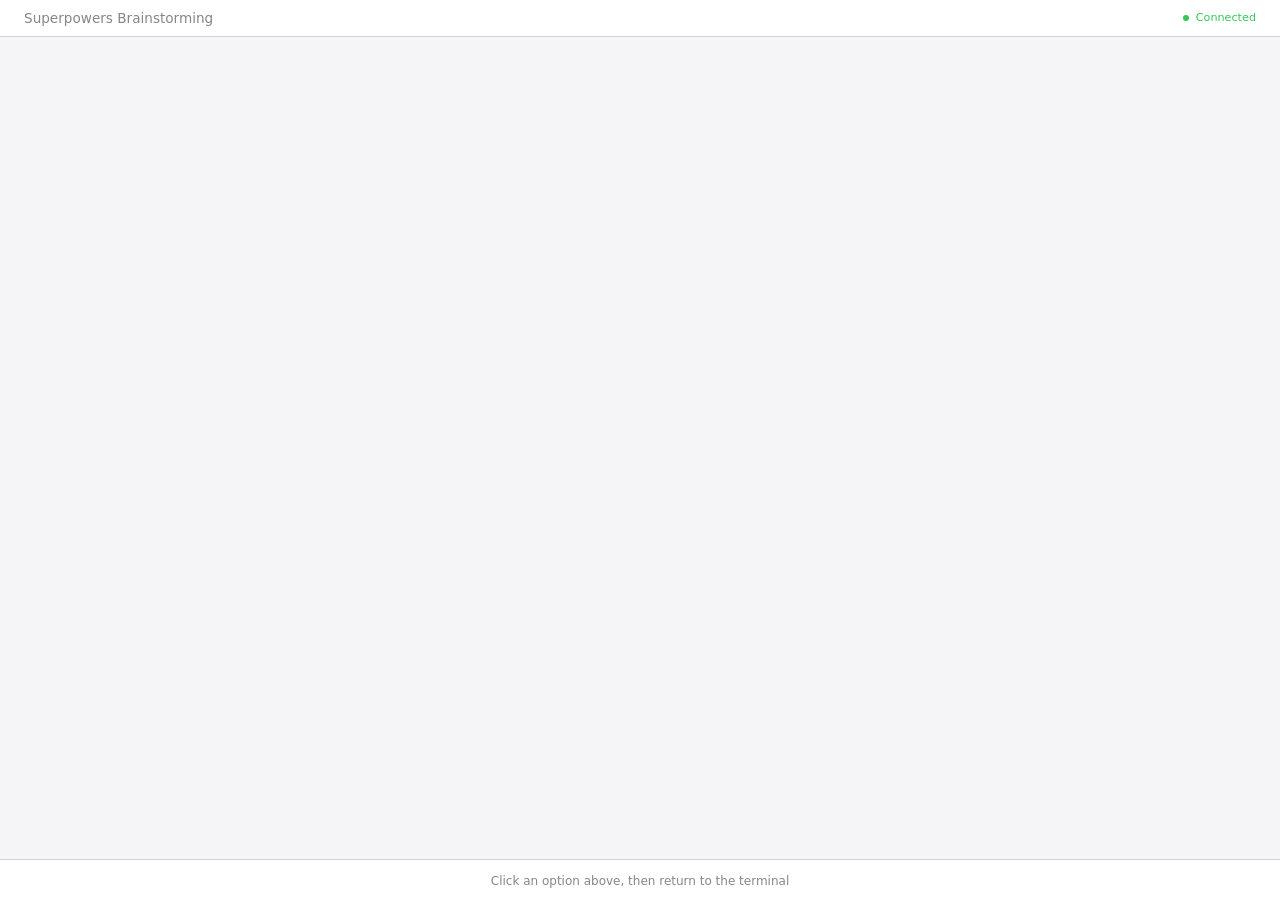
<file: .agents/superpowers/brainstorming/scripts/frame-template.html>
<!DOCTYPE html>
<html>
<head>
  <meta charset="utf-8">
  <title>Superpowers Brainstorming</title>
  <style>
    /*
     * BRAINSTORM COMPANION FRAME TEMPLATE
     *
     * This template provides a consistent frame with:
     * - OS-aware light/dark theming
     * - Fixed header and selection indicator bar
     * - Scrollable main content area
     * - CSS helpers for common UI patterns
     *
     * Content is injected via placeholder comment in #claude-content.
     */

    * { box-sizing: border-box; margin: 0; padding: 0; }
    html, body { height: 100%; overflow: hidden; }

    /* ===== THEME VARIABLES ===== */
    :root {
      --bg-primary: #f5f5f7;
      --bg-secondary: #ffffff;
      --bg-tertiary: #e5e5e7;
      --border: #d1d1d6;
      --text-primary: #1d1d1f;
      --text-secondary: #86868b;
      --text-tertiary: #aeaeb2;
      --accent: #0071e3;
      --accent-hover: #0077ed;
      --success: #34c759;
      --warning: #ff9f0a;
      --error: #ff3b30;
      --selected-bg: #e8f4fd;
      --selected-border: #0071e3;
    }

    @media (prefers-color-scheme: dark) {
      :root {
        --bg-primary: #1d1d1f;
        --bg-secondary: #2d2d2f;
        --bg-tertiary: #3d3d3f;
        --border: #424245;
        --text-primary: #f5f5f7;
        --text-secondary: #86868b;
        --text-tertiary: #636366;
        --accent: #0a84ff;
        --accent-hover: #409cff;
        --selected-bg: rgba(10, 132, 255, 0.15);
        --selected-border: #0a84ff;
      }
    }

    body {
      font-family: system-ui, -apple-system, BlinkMacSystemFont, sans-serif;
      background: var(--bg-primary);
      color: var(--text-primary);
      display: flex;
      flex-direction: column;
      line-height: 1.5;
    }

    /* ===== FRAME STRUCTURE ===== */
    .header {
      background: var(--bg-secondary);
      padding: 0.5rem 1.5rem;
      display: flex;
      justify-content: space-between;
      align-items: center;
      border-bottom: 1px solid var(--border);
      flex-shrink: 0;
    }
    .header h1 { font-size: 0.85rem; font-weight: 500; color: var(--text-secondary); }
    .header .status { font-size: 0.7rem; color: var(--success); display: flex; align-items: center; gap: 0.4rem; }
    .header .status::before { content: ''; width: 6px; height: 6px; background: var(--success); border-radius: 50%; }

    .main { flex: 1; overflow-y: auto; }
    #claude-content { padding: 2rem; min-height: 100%; }

    .indicator-bar {
      background: var(--bg-secondary);
      border-top: 1px solid var(--border);
      padding: 0.5rem 1.5rem;
      flex-shrink: 0;
      text-align: center;
    }
    .indicator-bar span {
      font-size: 0.75rem;
      color: var(--text-secondary);
    }
    .indicator-bar .selected-text {
      color: var(--accent);
      font-weight: 500;
    }

    /* ===== TYPOGRAPHY ===== */
    h2 { font-size: 1.5rem; font-weight: 600; margin-bottom: 0.5rem; }
    h3 { font-size: 1.1rem; font-weight: 600; margin-bottom: 0.25rem; }
    .subtitle { color: var(--text-secondary); margin-bottom: 1.5rem; }
    .section { margin-bottom: 2rem; }
    .label { font-size: 0.7rem; color: var(--text-secondary); text-transform: uppercase; letter-spacing: 0.05em; margin-bottom: 0.5rem; }

    /* ===== OPTIONS (for A/B/C choices) ===== */
    .options { display: flex; flex-direction: column; gap: 0.75rem; }
    .option {
      background: var(--bg-secondary);
      border: 2px solid var(--border);
      border-radius: 12px;
      padding: 1rem 1.25rem;
      cursor: pointer;
      transition: all 0.15s ease;
      display: flex;
      align-items: flex-start;
      gap: 1rem;
    }
    .option:hover { border-color: var(--accent); }
    .option.selected { background: var(--selected-bg); border-color: var(--selected-border); }
    .option .letter {
      background: var(--bg-tertiary);
      color: var(--text-secondary);
      width: 1.75rem; height: 1.75rem;
      border-radius: 6px;
      display: flex; align-items: center; justify-content: center;
      font-weight: 600; font-size: 0.85rem; flex-shrink: 0;
    }
    .option.selected .letter { background: var(--accent); color: white; }
    .option .content { flex: 1; }
    .option .content h3 { font-size: 0.95rem; margin-bottom: 0.15rem; }
    .option .content p { color: var(--text-secondary); font-size: 0.85rem; margin: 0; }

    /* ===== CARDS (for showing designs/mockups) ===== */
    .cards { display: grid; grid-template-columns: repeat(auto-fit, minmax(280px, 1fr)); gap: 1rem; }
    .card {
      background: var(--bg-secondary);
      border: 1px solid var(--border);
      border-radius: 12px;
      overflow: hidden;
      cursor: pointer;
      transition: all 0.15s ease;
    }
    .card:hover { border-color: var(--accent); transform: translateY(-2px); box-shadow: 0 4px 12px rgba(0,0,0,0.1); }
    .card.selected { border-color: var(--selected-border); border-width: 2px; }
    .card-image { background: var(--bg-tertiary); aspect-ratio: 16/10; display: flex; align-items: center; justify-content: center; }
    .card-body { padding: 1rem; }
    .card-body h3 { margin-bottom: 0.25rem; }
    .card-body p { color: var(--text-secondary); font-size: 0.85rem; }

    /* ===== MOCKUP CONTAINER ===== */
    .mockup {
      background: var(--bg-secondary);
      border: 1px solid var(--border);
      border-radius: 12px;
      overflow: hidden;
      margin-bottom: 1.5rem;
    }
    .mockup-header {
      background: var(--bg-tertiary);
      padding: 0.5rem 1rem;
      font-size: 0.75rem;
      color: var(--text-secondary);
      border-bottom: 1px solid var(--border);
    }
    .mockup-body { padding: 1.5rem; }

    /* ===== SPLIT VIEW (side-by-side comparison) ===== */
    .split { display: grid; grid-template-columns: 1fr 1fr; gap: 1.5rem; }
    @media (max-width: 700px) { .split { grid-template-columns: 1fr; } }

    /* ===== PROS/CONS ===== */
    .pros-cons { display: grid; grid-template-columns: 1fr 1fr; gap: 1rem; margin: 1rem 0; }
    .pros, .cons { background: var(--bg-secondary); border-radius: 8px; padding: 1rem; }
    .pros h4 { color: var(--success); font-size: 0.85rem; margin-bottom: 0.5rem; }
    .cons h4 { color: var(--error); font-size: 0.85rem; margin-bottom: 0.5rem; }
    .pros ul, .cons ul { margin-left: 1.25rem; font-size: 0.85rem; color: var(--text-secondary); }
    .pros li, .cons li { margin-bottom: 0.25rem; }

    /* ===== PLACEHOLDER (for mockup areas) ===== */
    .placeholder {
      background: var(--bg-tertiary);
      border: 2px dashed var(--border);
      border-radius: 8px;
      padding: 2rem;
      text-align: center;
      color: var(--text-tertiary);
    }

    /* ===== INLINE MOCKUP ELEMENTS ===== */
    .mock-nav { background: var(--accent); color: white; padding: 0.75rem 1rem; display: flex; gap: 1.5rem; font-size: 0.9rem; }
    .mock-sidebar { background: var(--bg-tertiary); padding: 1rem; min-width: 180px; }
    .mock-content { padding: 1.5rem; flex: 1; }
    .mock-button { background: var(--accent); color: white; border: none; padding: 0.5rem 1rem; border-radius: 6px; font-size: 0.85rem; }
    .mock-input { background: var(--bg-primary); border: 1px solid var(--border); border-radius: 6px; padding: 0.5rem; width: 100%; }
  </style>
</head>
<body>
  <div class="header">
    <h1><a href="https://github.com/obra/superpowers" style="color: inherit; text-decoration: none;">Superpowers Brainstorming</a></h1>
    <div class="status">Connected</div>
  </div>

  <div class="main">
    <div id="claude-content">
      <!-- CONTENT -->
    </div>
  </div>

  <div class="indicator-bar">
    <span id="indicator-text">Click an option above, then return to the terminal</span>
  </div>

</body>
</html>
</file>
<file: design_DNA/style.css>
/* ==========================================================================
   Your Project DNA — Estilo Fiel às Imagens Modelo
   ========================================================================== */

:root {
    --bg-color: #0b0c10;
    --card-bg: #161b22;
    --card-bg-header: #18181c;
    --border-color: rgba(255, 255, 255, 0.05);
    
    /* Cores Específicas do Modelo */
    --accent-olive-bg: #353822; /* Fundo do add a logo e botões de lápis */
    --accent-olive-text: #a8b865; /* Texto amarelo-oliva */
    --accent-gold: #c9b177; /* Cor dourada/amarela das abas */
    --accent-gold-dim: rgba(201, 177, 119, 0.6);
    --link-cyan: #00e6e6; /* Cor do link e do círculo ciano */
    
    /* Tipografia */
    --font-serif: 'Lora', serif;
    --font-sans: 'Inter', sans-serif;
    --font-mono: 'Fira Code', monospace;
    
    /* Textos */
    --text-main: #e8e8ec;
    --text-muted: #8c8c96;
    --text-dark: #585860;
}

/* Reset Geral */
* {
    margin: 0;
    padding: 0;
    box-sizing: border-box;
}

body {
    background-color: var(--bg-color);
    color: var(--text-main);
    font-family: var(--font-sans);
    min-height: 100vh;
    padding: 3rem 1.5rem;
    display: flex;
    justify-content: center;
    -webkit-font-smoothing: antialiased;
    position: relative;
}

/* Focos de luz radiais no fundo (Glows de exemplo) */
.radial-glow {
    position: fixed;
    width: 65vw;
    height: 65vw;
    border-radius: 50%;
    pointer-events: none;
    z-index: 0;
    filter: blur(140px);
    opacity: 0.55;
    transition: opacity 0.5s ease;
}

.glow-left {
    top: -25vh;
    left: -20vw;
    background: radial-gradient(circle, rgba(168, 85, 247, 0.15) 0%, rgba(0, 0, 0, 0) 70%);
    animation: floatGlowLeft 22s infinite alternate ease-in-out;
}

.glow-right {
    bottom: -25vh;
    right: -20vw;
    background: radial-gradient(circle, rgba(0, 230, 230, 0.11) 0%, rgba(0, 0, 0, 0) 70%);
    animation: floatGlowRight 22s infinite alternate ease-in-out;
}

@keyframes floatGlowLeft {
    0% { transform: translate(0, 0) scale(1); }
    50% { transform: translate(5vw, 4vh) scale(1.12); }
    100% { transform: translate(0, 0) scale(1); }
}

@keyframes floatGlowRight {
    0% { transform: translate(0, 0) scale(1.12); }
    50% { transform: translate(-5vw, -4vh) scale(1); }
    100% { transform: translate(0, 0) scale(1.12); }
}

.main-wrapper {
    max-width: 820px;
    width: 100%;
    display: flex;
    flex-direction: column;
    gap: 2rem;
    position: relative;
    z-index: 1;
}

/* Cabeçalho Principal (DNA Header) */
.dna-header {
    text-align: center;
    display: flex;
    flex-direction: column;
    align-items: center;
    gap: 0.8rem;
    margin-bottom: 0.5rem;
}

.dna-icon-container {
    color: #ffffff;
    opacity: 0.9;
}

.dna-svg {
    width: 32px;
    height: 32px;
}

.dna-title {
    font-family: var(--font-serif);
    font-size: 2.2rem;
    font-weight: 500;
    letter-spacing: 0.5px;
    color: #ffffff;
}

.italic-serif {
    font-style: italic;
    font-family: var(--font-serif);
}

.dna-subtitle {
    color: var(--text-muted);
    font-size: 0.88rem;
    font-weight: 400;
    max-width: 600px;
    line-height: 1.4;
}

/* Container do Painel */
.panel-container {
    background-color: var(--card-bg-header);
    border: 1px solid var(--border-color);
    border-radius: 16px;
    overflow: hidden;
    display: flex;
    flex-direction: column;
}

/* Painel de Conteúdo */
.panel-body {
    padding: 2.2rem;
    background-color: var(--card-bg-header);
}

.panel-content {
    display: flex;
    flex-direction: column;
    gap: 1.2rem;
    animation: fadeIn 0.4s ease-out forwards;
}

/* Cards do DNA */
.dna-card {
    background-color: var(--card-bg);
    border: 1px solid var(--border-color);
    border-radius: 12px;
    padding: 1.5rem;
    display: flex;
    flex-direction: column;
    position: relative;
    transition: transform 0.25s ease, border-color 0.25s ease;
}

.dna-card:hover {
    border-color: rgba(255, 255, 255, 0.08);
}

/* Nex_TI Header Card */
.brand-header-card {
    gap: 0.5rem;
}

.brand-title {
    font-size: 1.6rem;
    font-weight: 600;
    color: #ffffff;
    letter-spacing: -0.2px;
}

.brand-url-container {
    display: flex;
    align-items: center;
    gap: 0.6rem;
    color: var(--text-muted);
}

.link-icon {
    font-size: 0.85rem;
    color: var(--text-muted);
}

.brand-link-url {
    color: var(--text-muted);
    text-decoration: none;
    font-size: 0.85rem;
    font-weight: 500;
}

.brand-link-url:hover {
    text-decoration: underline;
    color: #ffffff;
}

/* Row Layout */
.card-row {
    display: grid;
    grid-template-columns: 1fr 2fr;
    gap: 1.2rem;
}

/* Add Logo Card */
.logo-card {
    background-color: var(--card-bg);
    border-color: var(--border-color);
    display: flex;
    align-items: center;
    justify-content: center;
    cursor: pointer;
    min-height: 120px;
    overflow: hidden;
    padding: 1.2rem;
    transition: opacity 0.25s ease;
}

.logo-card:hover {
    opacity: 0.9;
}

.logo-image {
    width: 100%;
    max-width: 100%;
    max-height: 80px;
    object-fit: contain;
    border-radius: 8px;
}

/* Fonts Card */
.fonts-card {
    gap: 0.8rem;
}

.card-label {
    font-size: 0.8rem;
    font-weight: 600;
    color: var(--text-muted);
    text-transform: capitalize;
    letter-spacing: 0.2px;
}

.fonts-preview-container {
    display: flex;
    gap: 4rem;
}

.font-preview-item {
    display: flex;
    flex-direction: column;
    gap: 0.4rem;
}

.font-huge-char {
    font-size: 1.8rem;
    font-weight: 500;
    color: var(--link-cyan);
}

.font-fira {
    font-family: var(--font-mono);
}

.font-inter {
    font-family: var(--font-sans);
}

.font-name-sub {
    font-size: 0.75rem;
    color: var(--text-muted);
    font-weight: 500;
}

/* Colors Card */
.colors-card {
    gap: 1.2rem;
}

.colors-list {
    display: flex;
    gap: 3rem;
}

.color-item {
    display: flex;
    flex-direction: column;
    align-items: center;
    gap: 0.6rem;
}

.color-circle {
    width: 48px;
    height: 48px;
    border-radius: 50%;
    border: 1px solid rgba(255, 255, 255, 0.08);
}

.color-circle.c-0b0c10 { background-color: #0b0c10; }
.color-circle.c-161b22 { background-color: #161b22; }
.color-circle.c-00ff88 { background-color: #00ff88; }
.color-circle.c-00e6e6 { background-color: #00e6e6; }
.color-circle.c-8a2be2 { background-color: #8a2be2; }
.color-circle.c-2f81f7 { background-color: #2f81f7; }

.color-hex-text {
    font-family: var(--font-sans);
    font-size: 0.75rem;
    color: var(--text-muted);
    font-weight: 500;
}

/* Tagline Card */
.tagline-card {
    justify-content: center;
    gap: 0.6rem;
}

.tagline-text {
    font-family: var(--font-serif);
    font-style: italic;
    font-size: 1.3rem;
    color: var(--link-cyan);
    font-weight: 500;
}

/* Values, Aesthetic & Tone Cards (Badges) */
.values-card, .aesthetic-card, .tone-card {
    gap: 1rem;
}

.badge-container {
    display: flex;
    flex-wrap: wrap;
    gap: 0.6rem;
}

.outline-badge {
    font-size: 0.78rem;
    color: var(--text-main);
    border: 1px solid rgba(255, 255, 255, 0.15);
    border-radius: 6px;
    padding: 0.35rem 0.7rem;
    font-weight: 500;
    background-color: rgba(255, 255, 255, 0.01);
}

/* Business Overview Card */
.overview-card {
    gap: 0.8rem;
}

.overview-text {
    font-size: 0.88rem;
    color: var(--text-main);
    line-height: 1.55;
}

/* ABA 2: BUSINESS DETAILS */
.details-grid {
    display: grid;
    grid-template-columns: repeat(2, 1fr);
    gap: 1.2rem;
}

.col-span-2-detail {
    grid-column: span 2;
}

.detail-card {
    display: flex;
    flex-direction: row;
    justify-content: space-between;
    align-items: center;
    padding: 1.6rem 1.8rem;
    min-height: 80px;
}

.detail-info {
    display: flex;
    flex-direction: column;
    gap: 0.4rem;
}

.detail-title {
    font-size: 0.95rem;
    font-weight: 600;
    color: var(--text-main);
}

.title-with-info {
    display: flex;
    align-items: center;
    gap: 0.5rem;
}

.info-icon {
    font-size: 0.78rem;
    color: var(--text-muted);
    cursor: help;
}

/* Social Card Icons */
.social-icons-preview {
    display: flex;
    gap: 0.6rem;
    margin-top: 0.4rem;
}

.social-icon {
    font-size: 0.92rem;
    color: var(--text-muted);
}

/* Botões de Edição (Lápis) */
.edit-btn {
    width: 32px;
    height: 32px;
    border-radius: 50%;
    background-color: var(--accent-olive-bg);
    border: none;
    outline: none;
    display: flex;
    align-items: center;
    justify-content: center;
    cursor: pointer;
    transition: background-color 0.2s ease, transform 0.15s ease;
}

.edit-btn:hover {
    background-color: #3b3f27;
    transform: scale(1.05);
}

.pen-icon {
    font-size: 0.72rem;
    color: var(--accent-olive-text);
}



/* Animações */
@keyframes fadeIn {
    from { opacity: 0; transform: translateY(8px); }
    to { opacity: 1; transform: translateY(0); }
}



/* Responsividade */
@media (max-width: 768px) {
    .card-row {
        grid-template-columns: 1fr;
    }
    .details-grid {
        grid-template-columns: 1fr;
    }
    .col-span-2-detail {
        grid-column: span 1;
    }
    .colors-list {
        flex-wrap: wrap;
        gap: 1.5rem;
    }
}

/* Rodapé do Projeto */
.project-footer {
    text-align: center;
    padding-top: 1rem;
    padding-bottom: 0.5rem;
}

.project-footer p {
    color: var(--text-muted);
    font-size: 0.78rem;
    font-weight: 500;
}

/* Links de Referência DNA */
.dna-link {
    color: inherit;
    text-decoration: none;
    transition: opacity 0.25s ease, transform 0.25s ease;
}

.dna-link:hover {
    opacity: 0.8;
    transform: translateY(-2px);
}

/* Links no Canto Superior Direito dos Cards */
.card-top-link {
    position: absolute;
    top: 1.5rem;
    right: 1.5rem;
    font-family: var(--font-sans);
    font-size: 0.78rem;
    font-weight: 500;
    color: var(--link-cyan);
    text-decoration: none;
    letter-spacing: 0.2px;
    opacity: 0.75;
    display: inline-flex;
    align-items: center;
    gap: 0.4rem;
    transition: opacity 0.2s ease, text-shadow 0.2s ease;
}

.card-top-link:hover {
    opacity: 1;
    text-shadow: 0 0 8px rgba(0, 230, 230, 0.4);
}
</file>
